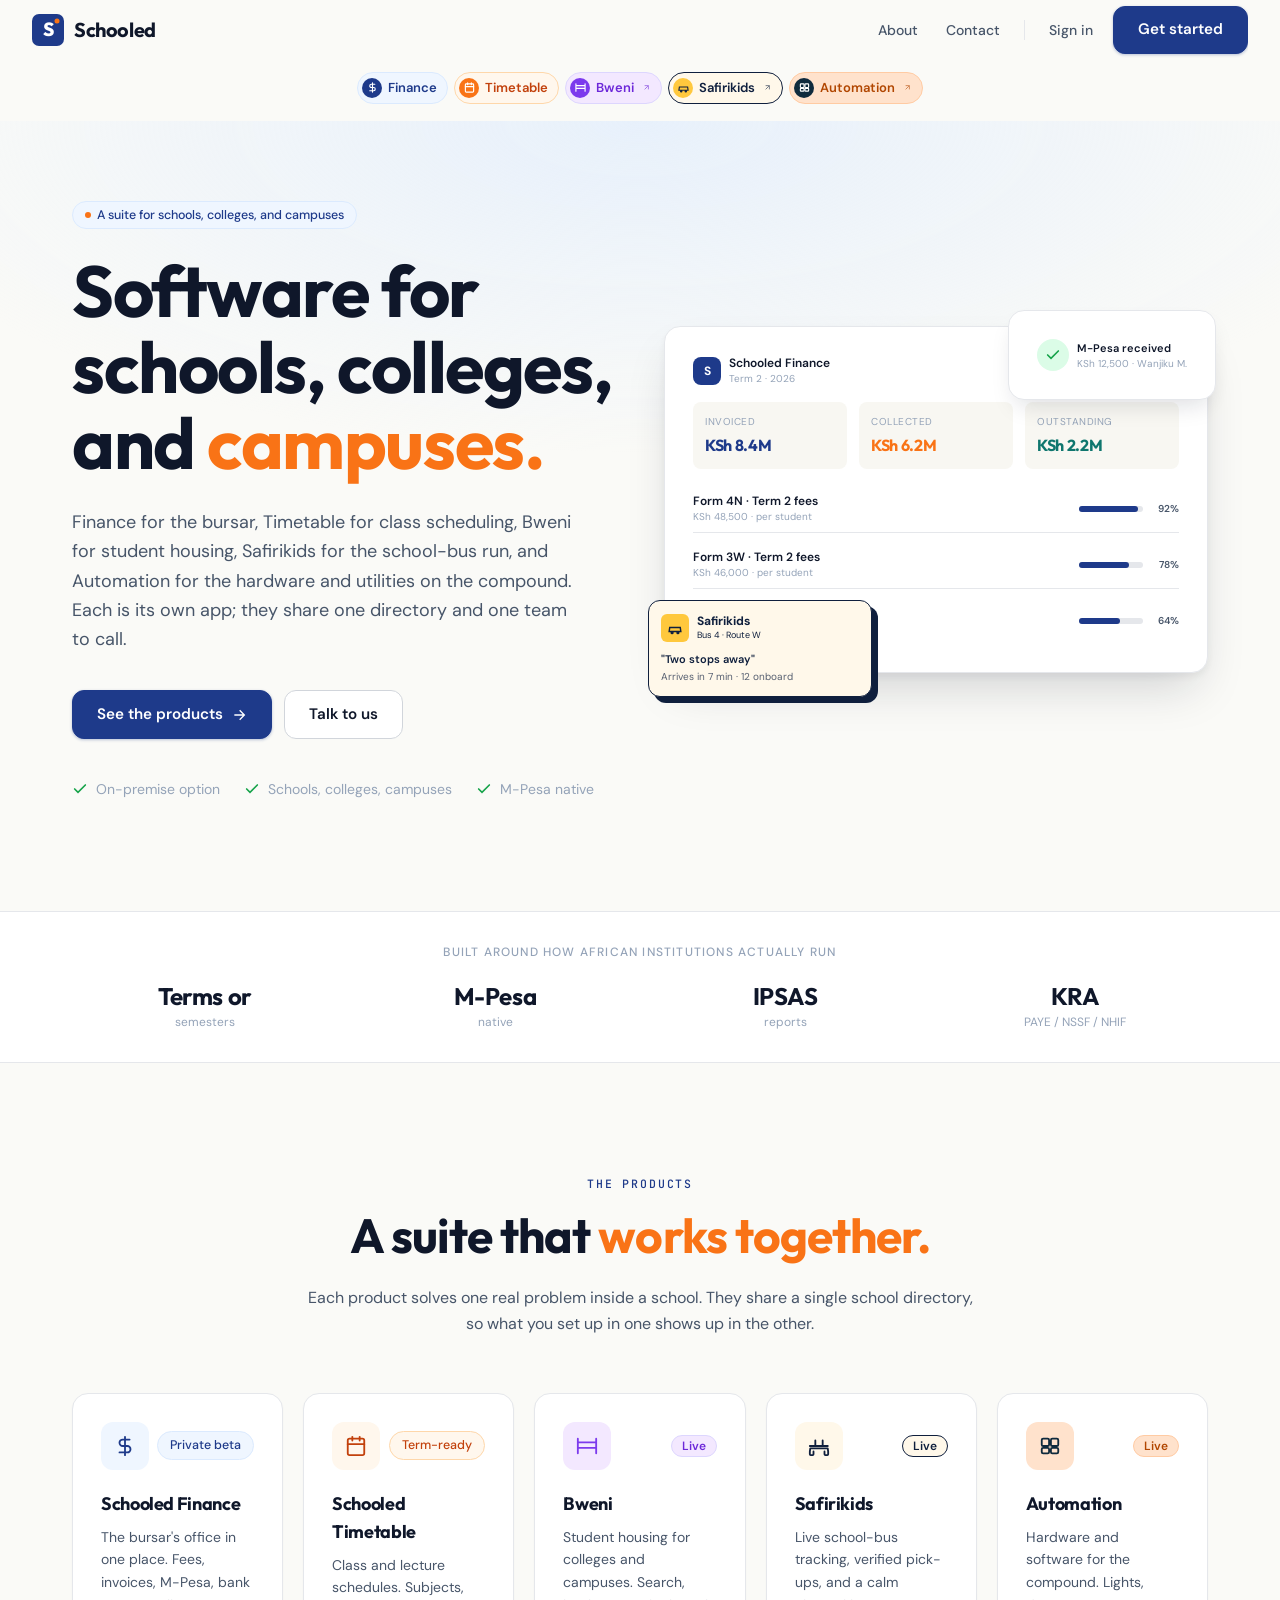
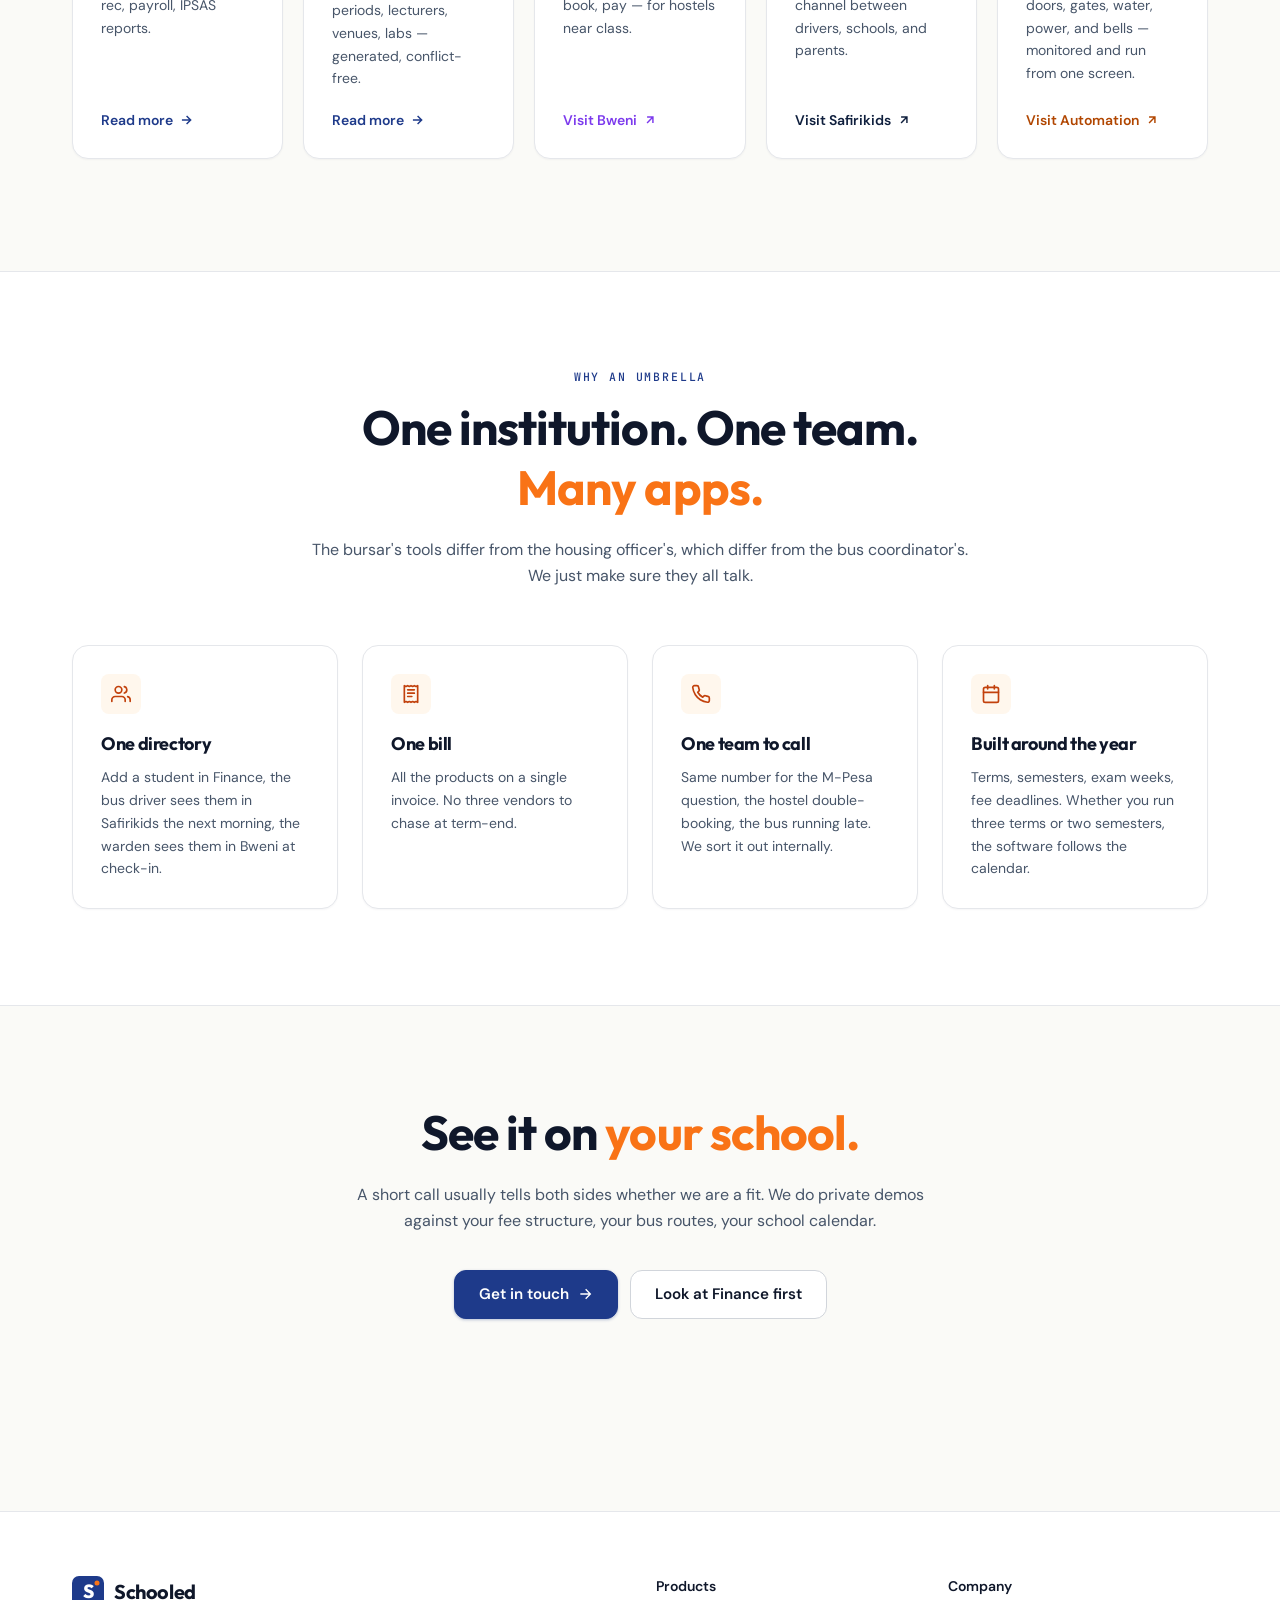
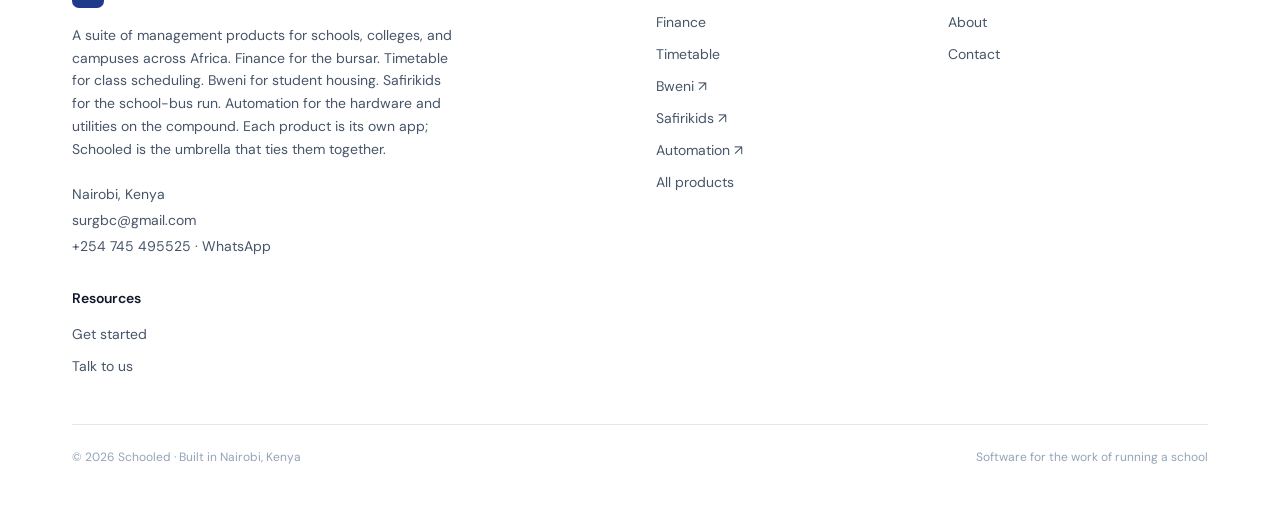
<file: index.html>
<!DOCTYPE html><!--woZmfm_XFeIQzgiW1Pzbi--><html lang="en"><head><meta charSet="utf-8"/><meta name="viewport" content="width=device-width, initial-scale=1"/><link rel="stylesheet" href="/_next/static/chunks/661ea3d9c3ac8128.css" data-precedence="next"/><link rel="preload" as="script" fetchPriority="low" href="/_next/static/chunks/5bce68295c7f1f97.js"/><script src="/_next/static/chunks/391b5727e5bc11ec.js" async=""></script><script src="/_next/static/chunks/1c64b19886203277.js" async=""></script><script src="/_next/static/chunks/c44ba29902c6819e.js" async=""></script><script src="/_next/static/chunks/turbopack-5e5e5629a9695c20.js" async=""></script><script src="/_next/static/chunks/4e9345d67ce99cf3.js" async=""></script><script src="/_next/static/chunks/6c33792a57a66467.js" async=""></script><script src="/_next/static/chunks/beefb697acdd731a.js" async=""></script><link rel="preload" href="https://fonts.googleapis.com/css2?family=Outfit:wght@400;500;600;700;800&amp;family=DM+Sans:wght@400;500;600;700&amp;family=JetBrains+Mono:wght@400;500&amp;display=swap" as="style"/><link rel="preconnect" href="https://fonts.googleapis.com"/><link rel="preconnect" href="https://fonts.gstatic.com" crossorigin=""/><meta name="theme-color" content="#1E3A8A"/><title>Schooled — Software for schools, colleges, and campuses.</title><meta name="description" content="A suite of management products for schools, colleges, and campuses across Africa. Finance for the bursar. Timetable for class scheduling. Bweni for student housing. Safirikids for the school-bus run. Automation for the hardware and utilities on the compound. Each product is its own app; Schooled is the umbrella that ties them together."/><meta name="author" content="Schooled"/><link rel="manifest" href="/manifest.json"/><meta name="keywords" content="school management software,school finance Kenya,school bus tracking,Safirikids,African school software,bursar software,ICAAP school finance"/><meta name="creator" content="Schooled"/><meta name="publisher" content="Schooled"/><meta name="robots" content="index, follow"/><meta property="og:title" content="Schooled — Software for schools, colleges, and campuses."/><meta property="og:description" content="A suite of management products for schools, colleges, and campuses across Africa. Finance for the bursar. Timetable for class scheduling. Bweni for student housing. Safirikids for the school-bus run. Automation for the hardware and utilities on the compound. Each product is its own app; Schooled is the umbrella that ties them together."/><meta property="og:url" content="https://schooled.cseco.co.ke"/><meta property="og:site_name" content="Schooled"/><meta property="og:locale" content="en_US"/><meta property="og:image" content="https://schooled.cseco.co.ke/og-image.png"/><meta property="og:image:width" content="1200"/><meta property="og:image:height" content="630"/><meta property="og:image:alt" content="Software for schools, colleges, and campuses."/><meta property="og:image:type" content="image/png"/><meta property="og:type" content="website"/><meta name="twitter:card" content="summary_large_image"/><meta name="twitter:title" content="Schooled — Software for schools, colleges, and campuses."/><meta name="twitter:description" content="A suite of management products for schools, colleges, and campuses across Africa. Finance for the bursar. Timetable for class scheduling. Bweni for student housing. Safirikids for the school-bus run. Automation for the hardware and utilities on the compound. Each product is its own app; Schooled is the umbrella that ties them together."/><meta name="twitter:image" content="https://schooled.cseco.co.ke/og-image.png"/><link rel="icon" href="/favicon.svg" type="image/svg+xml"/><link rel="icon" href="/favicon.png" type="image/png" sizes="32x32"/><link rel="apple-touch-icon" href="/apple-touch-icon.png"/><link rel="stylesheet" href="https://fonts.googleapis.com/css2?family=Outfit:wght@400;500;600;700;800&amp;family=DM+Sans:wght@400;500;600;700&amp;family=JetBrains+Mono:wght@400;500&amp;display=swap"/><script src="/_next/static/chunks/a6dad97d9634a72d.js" noModule=""></script></head><body class="antialiased bg-[var(--color-canvas)] text-[var(--color-ink)] min-h-screen flex flex-col"><div hidden=""><!--$--><!--/$--></div><header class="sticky top-0 z-40 transition-[background-color,backdrop-filter,box-shadow,border-color] duration-300 ease-out" style="background:transparent;backdrop-filter:none;-webkit-backdrop-filter:none;box-shadow:none;border-bottom:1px solid transparent"><div class="max-w-[1280px] mx-auto px-6 lg:px-8"><div class="flex items-center justify-between gap-4 lg:overflow-hidden transition-[height,opacity] duration-300 ease-out h-[60px] lg:opacity-100"><a class="flex items-center gap-2.5 shrink-0" href="/"><svg width="32" height="32" viewBox="0 0 64 64" xmlns="http://www.w3.org/2000/svg" aria-hidden="true"><rect width="64" height="64" rx="14" fill="var(--color-sky)"></rect><text x="32" y="44" text-anchor="middle" font-family="var(--font-display), system-ui, sans-serif" font-size="38" font-weight="800" letter-spacing="-1" fill="var(--color-paper)">S</text><circle cx="50" cy="14" r="5" fill="var(--color-ember)"></circle></svg><span class="font-display text-xl font-bold text-[var(--color-ink)] tracking-tight">Schooled</span></a><div class="hidden lg:flex items-center gap-1 shrink-0"><a class="px-3 py-2 text-sm font-medium rounded-lg transition-colors text-[var(--color-ink-soft)] hover:text-[var(--color-ink)]" href="/about">About</a><a class="px-3 py-2 text-sm font-medium rounded-lg transition-colors text-[var(--color-ink-soft)] hover:text-[var(--color-ink)]" href="/contact">Contact</a><div class="w-px h-5 bg-[var(--color-edge)] mx-2"></div><a href="https://app.schooled.cseco.co.ke" class="px-3 py-2 text-sm font-medium text-[var(--color-ink-soft)] hover:text-[var(--color-ink)]">Sign in</a><a class="btn-primary text-sm py-2 px-4 ml-1" href="/contact">Get started</a></div><button class="lg:hidden inline-flex items-center justify-center w-10 h-10 rounded-lg border border-[var(--color-edge-strong)]" aria-label="Toggle menu"><svg width="18" height="18" viewBox="0 0 24 24" fill="none" stroke="currentColor" stroke-width="2"><line x1="4" y1="7" x2="20" y2="7"></line><line x1="4" y1="17" x2="20" y2="17"></line></svg></button></div><nav class="hidden lg:flex items-center gap-3 justify-between transition-[padding] duration-300 ease-out" style="padding-top:0.25rem;padding-bottom:0.5rem"><a aria-label="Schooled — home" class="flex items-center gap-2 shrink-0 overflow-hidden transition-all duration-300 ease-out" style="opacity:0;max-width:0px;margin-right:0px;pointer-events:none" href="/"><svg width="22" height="22" viewBox="0 0 64 64" xmlns="http://www.w3.org/2000/svg" aria-hidden="true"><rect width="64" height="64" rx="14" fill="var(--color-sky)"></rect><text x="32" y="44" text-anchor="middle" font-family="var(--font-display), system-ui, sans-serif" font-size="38" font-weight="800" letter-spacing="-1" fill="var(--color-paper)">S</text><circle cx="50" cy="14" r="5" fill="var(--color-ember)"></circle></svg><span class="font-display text-sm font-bold text-[var(--color-ink)] tracking-tight whitespace-nowrap">Schooled</span></a><div class="flex items-center gap-1.5 flex-1 justify-center"><a class="inline-flex items-center gap-1.5 pl-1 pr-2.5 h-8 rounded-full border text-[13px] font-semibold transition-all" style="background:var(--color-sky-tint);color:var(--color-sky);border-color:var(--color-sky-soft)" href="/finance"><span class="flex items-center justify-center w-5 h-5 rounded-full shrink-0" style="background:var(--color-sky);color:white"><svg width="11" height="11" viewBox="0 0 24 24" fill="none" stroke="currentColor" stroke-width="2.5" stroke-linecap="round"><path d="M12 2v20M17 5H9.5a3.5 3.5 0 0 0 0 7h5a3.5 3.5 0 0 1 0 7H6"></path></svg></span>Finance</a><a class="inline-flex items-center gap-1.5 pl-1 pr-2.5 h-8 rounded-full border text-[13px] font-semibold transition-all" style="background:var(--color-ember-tint);color:var(--color-ember-deep);border-color:var(--color-ember-soft)" href="/timetable"><span class="flex items-center justify-center w-5 h-5 rounded-full shrink-0" style="background:var(--color-ember);color:white"><svg width="11" height="11" viewBox="0 0 24 24" fill="none" stroke="currentColor" stroke-width="2.5" stroke-linecap="round" stroke-linejoin="round"><rect x="3" y="4" width="18" height="18" rx="2"></rect><line x1="16" y1="2" x2="16" y2="6"></line><line x1="8" y1="2" x2="8" y2="6"></line><line x1="3" y1="10" x2="21" y2="10"></line></svg></span>Timetable</a><a href="https://bweni.cseco.co.ke/" target="_blank" rel="noopener noreferrer" class="inline-flex items-center gap-1.5 pl-1 pr-2.5 h-8 rounded-full border text-[13px] font-semibold transition-all" style="background:#F3E8FF;color:#6D28D9;border-color:#DDD6FE"><span class="flex items-center justify-center w-5 h-5 rounded-full shrink-0" style="background:#7C3AED;color:white"><svg width="11" height="11" viewBox="0 0 24 24" fill="none" stroke="currentColor" stroke-width="2.5" stroke-linecap="round" stroke-linejoin="round"><path d="M2 4v16M22 4v16M2 8h20M2 14h20"></path></svg></span>Bweni<svg width="9" height="9" viewBox="0 0 24 24" fill="none" stroke="currentColor" stroke-width="2.5" class="opacity-60 ml-0.5"><path d="M7 17 17 7M7 7h10v10"></path></svg></a><a href="https://safirikids.cseco.co.ke" target="_blank" rel="noopener noreferrer" class="inline-flex items-center gap-1.5 pl-1 pr-2.5 h-8 rounded-full border text-[13px] font-semibold transition-all" style="background:#FFF8EA;color:#0F1F3D;border-color:#0F1F3D"><span class="flex items-center justify-center w-5 h-5 rounded-full shrink-0" style="background:#FFC83D;color:#0F1F3D"><svg width="11" height="11" viewBox="0 0 24 24" fill="none" stroke="currentColor" stroke-width="2.5" stroke-linecap="round"><path d="M2 18h20l-1-7H3z"></path><circle cx="7" cy="20" r="1.5"></circle><circle cx="17" cy="20" r="1.5"></circle></svg></span>Safirikids<svg width="9" height="9" viewBox="0 0 24 24" fill="none" stroke="currentColor" stroke-width="2.5" class="opacity-60 ml-0.5"><path d="M7 17 17 7M7 7h10v10"></path></svg></a><a href="https://schooled-automation.cseco.co.ke" target="_blank" rel="noopener noreferrer" class="inline-flex items-center gap-1.5 pl-1 pr-2.5 h-8 rounded-full border text-[13px] font-semibold transition-all" style="background:#FFE2CC;color:#B14600;border-color:#FFCBA3"><span class="flex items-center justify-center w-5 h-5 rounded-full shrink-0" style="background:#0F2A3D;color:white"><svg width="11" height="11" viewBox="0 0 24 24" fill="none" stroke="currentColor" stroke-width="2.5" stroke-linecap="round" stroke-linejoin="round"><rect x="3" y="4" width="8" height="8" rx="1.5"></rect><rect x="13" y="4" width="8" height="8" rx="1.5"></rect><rect x="3" y="14" width="8" height="6" rx="1.5"></rect><rect x="13" y="14" width="8" height="6" rx="1.5"></rect></svg></span>Automation<svg width="9" height="9" viewBox="0 0 24 24" fill="none" stroke="currentColor" stroke-width="2.5" class="opacity-60 ml-0.5"><path d="M7 17 17 7M7 7h10v10"></path></svg></a></div><div class="flex items-center gap-2 shrink-0 overflow-hidden transition-all duration-300 ease-out" style="opacity:0;max-width:0px;margin-left:0px;pointer-events:none"><a href="https://app.schooled.cseco.co.ke" class="text-sm font-medium text-[var(--color-ink-soft)] hover:text-[var(--color-ink)] whitespace-nowrap">Sign in</a><a class="btn-primary text-sm py-1.5 px-3.5 whitespace-nowrap" href="/contact">Get started</a></div></nav></div></header><main class="relative flex-1"><section class="bg-gradient-sky pt-12 lg:pt-20 pb-20 lg:pb-28"><div class="max-w-[1200px] mx-auto px-6 lg:px-8 grid lg:grid-cols-12 gap-10 lg:gap-12 items-center"><div class="lg:col-span-6 animate-rise"><div class="badge mb-6"><span class="w-1.5 h-1.5 bg-[var(--color-ember)] rounded-full"></span>A suite for schools, colleges, and campuses</div><h1 class="font-display text-5xl md:text-6xl lg:text-7xl text-[var(--color-ink)] leading-[1.05] tracking-[-0.025em]">Software for schools, colleges, and <span class="text-[var(--color-ember)]">campuses.</span></h1><p class="text-lg text-[var(--color-ink-soft)] mt-7 leading-relaxed max-w-lg">Finance for the bursar, Timetable for class scheduling, Bweni for student housing, Safirikids for the school-bus run, and Automation for the hardware and utilities on the compound. Each is its own app; they share one directory and one team to call.</p><div class="mt-9 flex flex-wrap gap-3"><a class="btn-primary" href="/products">See the products<svg width="16" height="16" viewBox="0 0 24 24" fill="none" stroke="currentColor" stroke-width="2"><path d="M5 12h14M13 5l7 7-7 7"></path></svg></a><a class="btn-ghost" href="/contact">Talk to us</a></div><div class="mt-10 flex flex-wrap items-center gap-x-6 gap-y-2 text-sm text-[var(--color-ink-mute)]"><span class="inline-flex items-center gap-2"><svg width="16" height="16" viewBox="0 0 24 24" fill="none" stroke="#16a34a" stroke-width="2.5" stroke-linecap="round"><polyline points="20 6 9 17 4 12"></polyline></svg>On-premise option</span><span class="inline-flex items-center gap-2"><svg width="16" height="16" viewBox="0 0 24 24" fill="none" stroke="#16a34a" stroke-width="2.5" stroke-linecap="round"><polyline points="20 6 9 17 4 12"></polyline></svg>Schools, colleges, campuses</span><span class="inline-flex items-center gap-2"><svg width="16" height="16" viewBox="0 0 24 24" fill="none" stroke="#16a34a" stroke-width="2.5" stroke-linecap="round"><polyline points="20 6 9 17 4 12"></polyline></svg>M-Pesa native</span></div></div><div class="lg:col-span-6 relative animate-rise delay-200"><div class="relative"><div class="saas-card p-5" style="box-shadow:0 24px 48px -12px rgba(15,23,42,0.18), 0 4px 8px rgba(15,23,42,0.06)"><div class="flex items-center justify-between mb-4"><div class="flex items-center gap-2"><div class="w-7 h-7 rounded-lg bg-[var(--color-sky)] flex items-center justify-center"><span class="text-white text-xs font-bold">S</span></div><div><p class="text-xs font-semibold text-[var(--color-ink)]">Schooled Finance</p><p class="text-[10px] text-[var(--color-ink-mute)]">Term 2 · 2026</p></div></div><span class="badge text-xs">Term in progress</span></div><div class="grid grid-cols-3 gap-3 mb-4"><div class="bg-[var(--color-paper-warm)] rounded-lg p-3"><p class="text-[10px] text-[var(--color-ink-mute)] uppercase tracking-wider">Invoiced</p><p class="font-display font-bold text-base mt-1" style="color:var(--color-sky)">KSh 8.4M</p></div><div class="bg-[var(--color-paper-warm)] rounded-lg p-3"><p class="text-[10px] text-[var(--color-ink-mute)] uppercase tracking-wider">Collected</p><p class="font-display font-bold text-base mt-1" style="color:var(--color-ember)">KSh 6.2M</p></div><div class="bg-[var(--color-paper-warm)] rounded-lg p-3"><p class="text-[10px] text-[var(--color-ink-mute)] uppercase tracking-wider">Outstanding</p><p class="font-display font-bold text-base mt-1" style="color:#0F766E">KSh 2.2M</p></div></div><div class="space-y-2"><div class="flex items-center justify-between gap-3 py-2 border-b border-[var(--color-edge)] last:border-0"><div class="min-w-0"><p class="text-xs font-semibold text-[var(--color-ink)] truncate">Form 4N · Term 2 fees</p><p class="text-[10px] text-[var(--color-ink-mute)]">KSh 48,500<!-- --> · per student</p></div><div class="flex items-center gap-2 shrink-0"><div class="w-16 h-1.5 rounded-full bg-[var(--color-edge)]"><div class="h-1.5 rounded-full" style="width:92%;background:var(--color-sky)"></div></div><span class="text-[10px] font-semibold text-[var(--color-ink-soft)] w-7 text-right">92<!-- -->%</span></div></div><div class="flex items-center justify-between gap-3 py-2 border-b border-[var(--color-edge)] last:border-0"><div class="min-w-0"><p class="text-xs font-semibold text-[var(--color-ink)] truncate">Form 3W · Term 2 fees</p><p class="text-[10px] text-[var(--color-ink-mute)]">KSh 46,000<!-- --> · per student</p></div><div class="flex items-center gap-2 shrink-0"><div class="w-16 h-1.5 rounded-full bg-[var(--color-edge)]"><div class="h-1.5 rounded-full" style="width:78%;background:var(--color-sky)"></div></div><span class="text-[10px] font-semibold text-[var(--color-ink-soft)] w-7 text-right">78<!-- -->%</span></div></div><div class="flex items-center justify-between gap-3 py-2 border-b border-[var(--color-edge)] last:border-0"><div class="min-w-0"><p class="text-xs font-semibold text-[var(--color-ink)] truncate">Form 2E · Term 2 fees</p><p class="text-[10px] text-[var(--color-ink-mute)]">KSh 44,000<!-- --> · per student</p></div><div class="flex items-center gap-2 shrink-0"><div class="w-16 h-1.5 rounded-full bg-[var(--color-edge)]"><div class="h-1.5 rounded-full" style="width:64%;background:var(--color-sky)"></div></div><span class="text-[10px] font-semibold text-[var(--color-ink-soft)] w-7 text-right">64<!-- -->%</span></div></div></div></div><div class="absolute -bottom-6 -left-4 w-56 rounded-xl p-3 hidden md:block" style="background:#FFF8EA;border:1px solid #0F1F3D;box-shadow:6px 6px 0 #0F1F3D"><div class="flex items-center gap-2 mb-2"><div class="w-7 h-7 rounded-md flex items-center justify-center" style="background:#FFC83D"><svg width="14" height="14" viewBox="0 0 24 24" fill="none" stroke="#0F1F3D" stroke-width="2.5"><path d="M2 18h20l-1-7H3z"></path><circle cx="7" cy="20" r="1.5"></circle><circle cx="17" cy="20" r="1.5"></circle></svg></div><div><p class="text-xs font-bold" style="color:#0F1F3D">Safirikids</p><p class="text-[9px]" style="color:#0F1F3D">Bus 4 · Route W</p></div></div><p class="text-[11px] font-semibold" style="color:#0F1F3D">&quot;Two stops away&quot;</p><p class="text-[10px] mt-0.5" style="color:#0F1F3D;opacity:0.7">Arrives in 7 min · 12 onboard</p></div><div class="absolute -top-4 -right-2 hidden md:flex items-center gap-2 saas-card p-3 max-w-[220px]" style="box-shadow:0 12px 24px -8px rgba(15,23,42,0.15)"><div class="w-8 h-8 rounded-full bg-green-100 flex items-center justify-center shrink-0"><svg width="16" height="16" viewBox="0 0 24 24" fill="none" stroke="#16a34a" stroke-width="2.5" stroke-linecap="round"><polyline points="20 6 9 17 4 12"></polyline></svg></div><div class="min-w-0"><p class="text-[11px] font-semibold text-[var(--color-ink)]">M-Pesa received</p><p class="text-[10px] text-[var(--color-ink-mute)]">KSh 12,500 · Wanjiku M.</p></div></div></div></div></div></section><section class="border-y border-[var(--color-edge)] bg-[var(--color-paper)] py-8"><div class="max-w-[1200px] mx-auto px-6 lg:px-8"><p class="text-center text-xs font-medium tracking-widest text-[var(--color-ink-mute)] uppercase mb-5">Built around how African institutions actually run</p><div class="grid grid-cols-2 md:grid-cols-4 gap-6 items-center"><div class="text-center"><p class="font-display font-bold text-2xl text-[var(--color-ink)]">Terms or</p><p class="text-xs text-[var(--color-ink-mute)] mt-0.5">semesters</p></div><div class="text-center"><p class="font-display font-bold text-2xl text-[var(--color-ink)]">M-Pesa</p><p class="text-xs text-[var(--color-ink-mute)] mt-0.5">native</p></div><div class="text-center"><p class="font-display font-bold text-2xl text-[var(--color-ink)]">IPSAS</p><p class="text-xs text-[var(--color-ink-mute)] mt-0.5">reports</p></div><div class="text-center"><p class="font-display font-bold text-2xl text-[var(--color-ink)]">KRA</p><p class="text-xs text-[var(--color-ink-mute)] mt-0.5">PAYE / NSSF / NHIF</p></div></div></div></section><section class="py-20 lg:py-28"><div class="max-w-[1200px] mx-auto px-6 lg:px-8"><div class="text-center mb-14 max-w-2xl mx-auto"><p class="eyebrow mb-3">The products</p><h2 class="font-display text-3xl md:text-5xl text-[var(--color-ink)] leading-tight tracking-tight">A suite that <span class="text-[var(--color-ember)]">works together.</span></h2><p class="text-[var(--color-ink-soft)] mt-5 leading-relaxed">Each product solves one real problem inside a school. They share a single school directory, so what you set up in one shows up in the other.</p></div><div class="grid sm:grid-cols-2 lg:grid-cols-5 gap-5"><a class="saas-card flex flex-col" href="/finance"><div class="flex items-center justify-between mb-5"><div class="w-12 h-12 rounded-xl bg-[var(--color-sky-tint)] flex items-center justify-center"><svg width="22" height="22" viewBox="0 0 24 24" fill="none" stroke="#1E3A8A" stroke-width="2" stroke-linecap="round" stroke-linejoin="round"><path d="M12 2v20M17 5H9.5a3.5 3.5 0 0 0 0 7h5a3.5 3.5 0 0 1 0 7H6"></path></svg></div><span class="badge">Private beta</span></div><h3 class="font-display text-lg font-bold text-[var(--color-ink)] mb-2">Schooled Finance</h3><p class="text-sm text-[var(--color-ink-soft)] leading-relaxed flex-1">The bursar&#x27;s office in one place. Fees, invoices, M-Pesa, bank rec, payroll, IPSAS reports.</p><span class="inline-flex items-center gap-1.5 mt-5 text-sm font-semibold text-[var(--color-sky)]">Read more<svg width="14" height="14" viewBox="0 0 24 24" fill="none" stroke="currentColor" stroke-width="2.5"><path d="M5 12h14M13 5l7 7-7 7"></path></svg></span></a><a class="saas-card flex flex-col" href="/timetable"><div class="flex items-center justify-between mb-5"><div class="w-12 h-12 rounded-xl bg-[var(--color-ember-tint)] flex items-center justify-center"><svg width="22" height="22" viewBox="0 0 24 24" fill="none" stroke="#C2410C" stroke-width="2" stroke-linecap="round" stroke-linejoin="round"><rect x="3" y="4" width="18" height="18" rx="2"></rect><line x1="16" y1="2" x2="16" y2="6"></line><line x1="8" y1="2" x2="8" y2="6"></line><line x1="3" y1="10" x2="21" y2="10"></line></svg></div><span class="badge badge-ember">Term-ready</span></div><h3 class="font-display text-lg font-bold text-[var(--color-ink)] mb-2">Schooled Timetable</h3><p class="text-sm text-[var(--color-ink-soft)] leading-relaxed flex-1">Class and lecture schedules. Subjects, periods, lecturers, venues, labs — generated, conflict-free.</p><span class="inline-flex items-center gap-1.5 mt-5 text-sm font-semibold text-[var(--color-sky)]">Read more<svg width="14" height="14" viewBox="0 0 24 24" fill="none" stroke="currentColor" stroke-width="2.5"><path d="M5 12h14M13 5l7 7-7 7"></path></svg></span></a><a href="https://bweni.cseco.co.ke/" target="_blank" rel="noopener noreferrer" class="saas-card flex flex-col"><div class="flex items-center justify-between mb-5"><div class="w-12 h-12 rounded-xl flex items-center justify-center" style="background:#F3E8FF"><svg width="22" height="22" viewBox="0 0 24 24" fill="none" stroke="#7C3AED" stroke-width="2" stroke-linecap="round" stroke-linejoin="round"><path d="M2 4v16M22 4v16M2 8h20M2 14h20"></path></svg></div><span class="px-2.5 py-0.5 rounded-full text-xs font-semibold" style="background:#F3E8FF;color:#6D28D9;border:1px solid #DDD6FE">Live</span></div><h3 class="font-display text-lg font-bold text-[var(--color-ink)] mb-2">Bweni</h3><p class="text-sm text-[var(--color-ink-soft)] leading-relaxed flex-1">Student housing for colleges and campuses. Search, book, pay — for hostels near class.</p><span class="inline-flex items-center gap-1.5 mt-5 text-sm font-semibold" style="color:#7C3AED">Visit Bweni<svg width="14" height="14" viewBox="0 0 24 24" fill="none" stroke="currentColor" stroke-width="2.5"><path d="M7 17 17 7M7 7h10v10"></path></svg></span></a><a href="https://safirikids.cseco.co.ke" target="_blank" rel="noopener noreferrer" class="saas-card flex flex-col"><div class="flex items-center justify-between mb-5"><div class="w-12 h-12 rounded-xl flex items-center justify-center" style="background:#FFF8EA"><svg width="22" height="22" viewBox="0 0 24 24" fill="none" stroke="#0F1F3D" stroke-width="2" stroke-linecap="round" stroke-linejoin="round"><path d="M8 6v6M16 6v6M2 12h19.6M18 18h.01M2 18l.5-3.5h19l.5 3.5M2 18v3a1 1 0 0 0 1 1h2a1 1 0 0 0 1-1v-3M22 18v3a1 1 0 0 1-1 1h-2a1 1 0 0 1-1-1v-3"></path></svg></div><span class="px-2.5 py-0.5 rounded-full text-xs font-semibold" style="background:#FFF8EA;color:#0F1F3D;border:1px solid #0F1F3D">Live</span></div><h3 class="font-display text-lg font-bold text-[var(--color-ink)] mb-2">Safirikids</h3><p class="text-sm text-[var(--color-ink-soft)] leading-relaxed flex-1">Live school-bus tracking, verified pick-ups, and a calm channel between drivers, schools, and parents.</p><span class="inline-flex items-center gap-1.5 mt-5 text-sm font-semibold" style="color:#0F1F3D">Visit Safirikids<svg width="14" height="14" viewBox="0 0 24 24" fill="none" stroke="currentColor" stroke-width="2.5"><path d="M7 17 17 7M7 7h10v10"></path></svg></span></a><a href="https://schooled-automation.cseco.co.ke" target="_blank" rel="noopener noreferrer" class="saas-card flex flex-col"><div class="flex items-center justify-between mb-5"><div class="w-12 h-12 rounded-xl flex items-center justify-center" style="background:#FFE2CC"><svg width="22" height="22" viewBox="0 0 24 24" fill="none" stroke="#0F2A3D" stroke-width="2" stroke-linecap="round" stroke-linejoin="round"><rect x="3" y="4" width="8" height="8" rx="1.5"></rect><rect x="13" y="4" width="8" height="8" rx="1.5"></rect><rect x="3" y="14" width="8" height="6" rx="1.5"></rect><rect x="13" y="14" width="8" height="6" rx="1.5"></rect></svg></div><span class="px-2.5 py-0.5 rounded-full text-xs font-semibold" style="background:#FFE2CC;color:#B14600;border:1px solid #FFCBA3">Live</span></div><h3 class="font-display text-lg font-bold text-[var(--color-ink)] mb-2">Automation</h3><p class="text-sm text-[var(--color-ink-soft)] leading-relaxed flex-1">Hardware and software for the compound. Lights, doors, gates, water, power, and bells — monitored and run from one screen.</p><span class="inline-flex items-center gap-1.5 mt-5 text-sm font-semibold" style="color:#B14600">Visit Automation<svg width="14" height="14" viewBox="0 0 24 24" fill="none" stroke="currentColor" stroke-width="2.5"><path d="M7 17 17 7M7 7h10v10"></path></svg></span></a></div></div></section><section class="py-20 lg:py-24 bg-[var(--color-paper)] border-y border-[var(--color-edge)]"><div class="max-w-[1200px] mx-auto px-6 lg:px-8"><div class="text-center mb-14 max-w-2xl mx-auto"><p class="eyebrow mb-3">Why an umbrella</p><h2 class="font-display text-3xl md:text-5xl text-[var(--color-ink)] leading-tight tracking-tight">One institution. One team. <span class="text-[var(--color-ember)]">Many apps.</span></h2><p class="text-[var(--color-ink-soft)] mt-5 leading-relaxed">The bursar&#x27;s tools differ from the housing officer&#x27;s, which differ from the bus coordinator&#x27;s. We just make sure they all talk.</p></div><div class="grid md:grid-cols-2 lg:grid-cols-4 gap-6"><div class="saas-card"><div class="w-10 h-10 rounded-lg bg-[var(--color-ember-tint)] flex items-center justify-center mb-4"><svg width="20" height="20" viewBox="0 0 24 24" fill="none" stroke="var(--color-ember-deep)" stroke-width="2" stroke-linecap="round" stroke-linejoin="round"><path d="M17 21v-2a4 4 0 0 0-4-4H5a4 4 0 0 0-4 4v2"></path><circle cx="9" cy="7" r="4"></circle><path d="M23 21v-2a4 4 0 0 0-3-3.87M16 3.13a4 4 0 0 1 0 7.75"></path></svg></div><h3 class="font-display text-lg font-bold text-[var(--color-ink)] mb-2">One directory</h3><p class="text-sm text-[var(--color-ink-soft)] leading-relaxed">Add a student in Finance, the bus driver sees them in Safirikids the next morning, the warden sees them in Bweni at check-in.</p></div><div class="saas-card"><div class="w-10 h-10 rounded-lg bg-[var(--color-ember-tint)] flex items-center justify-center mb-4"><svg width="20" height="20" viewBox="0 0 24 24" fill="none" stroke="var(--color-ember-deep)" stroke-width="2" stroke-linecap="round" stroke-linejoin="round"><path d="M4 2v20l2-1 2 1 2-1 2 1 2-1 2 1 2-1 2 1V2l-2 1-2-1-2 1-2-1-2 1-2-1-2 1Z"></path><path d="M8 7h8M8 11h8M8 15h5"></path></svg></div><h3 class="font-display text-lg font-bold text-[var(--color-ink)] mb-2">One bill</h3><p class="text-sm text-[var(--color-ink-soft)] leading-relaxed">All the products on a single invoice. No three vendors to chase at term-end.</p></div><div class="saas-card"><div class="w-10 h-10 rounded-lg bg-[var(--color-ember-tint)] flex items-center justify-center mb-4"><svg width="20" height="20" viewBox="0 0 24 24" fill="none" stroke="var(--color-ember-deep)" stroke-width="2" stroke-linecap="round" stroke-linejoin="round"><path d="M22 16.92v3a2 2 0 0 1-2.18 2 19.79 19.79 0 0 1-8.63-3.07 19.5 19.5 0 0 1-6-6 19.79 19.79 0 0 1-3.07-8.67A2 2 0 0 1 4.11 2h3a2 2 0 0 1 2 1.72 12.84 12.84 0 0 0 .7 2.81 2 2 0 0 1-.45 2.11L8.09 9.91a16 16 0 0 0 6 6l1.27-1.27a2 2 0 0 1 2.11-.45 12.84 12.84 0 0 0 2.81.7A2 2 0 0 1 22 16.92z"></path></svg></div><h3 class="font-display text-lg font-bold text-[var(--color-ink)] mb-2">One team to call</h3><p class="text-sm text-[var(--color-ink-soft)] leading-relaxed">Same number for the M-Pesa question, the hostel double-booking, the bus running late. We sort it out internally.</p></div><div class="saas-card"><div class="w-10 h-10 rounded-lg bg-[var(--color-ember-tint)] flex items-center justify-center mb-4"><svg width="20" height="20" viewBox="0 0 24 24" fill="none" stroke="var(--color-ember-deep)" stroke-width="2" stroke-linecap="round" stroke-linejoin="round"><rect x="3" y="4" width="18" height="18" rx="2" ry="2"></rect><line x1="16" y1="2" x2="16" y2="6"></line><line x1="8" y1="2" x2="8" y2="6"></line><line x1="3" y1="10" x2="21" y2="10"></line></svg></div><h3 class="font-display text-lg font-bold text-[var(--color-ink)] mb-2">Built around the year</h3><p class="text-sm text-[var(--color-ink-soft)] leading-relaxed">Terms, semesters, exam weeks, fee deadlines. Whether you run three terms or two semesters, the software follows the calendar.</p></div></div></div></section><section class="py-20 lg:py-24"><div class="max-w-[900px] mx-auto px-6 lg:px-8 text-center"><h2 class="font-display text-3xl md:text-5xl text-[var(--color-ink)] leading-tight tracking-tight">See it on <span class="text-[var(--color-ember)]">your school.</span></h2><p class="text-[var(--color-ink-soft)] mt-5 leading-relaxed max-w-xl mx-auto">A short call usually tells both sides whether we are a fit. We do private demos against your fee structure, your bus routes, your school calendar.</p><div class="mt-9 flex flex-wrap justify-center gap-3"><a class="btn-primary" href="/contact">Get in touch<svg width="16" height="16" viewBox="0 0 24 24" fill="none" stroke="currentColor" stroke-width="2"><path d="M5 12h14M13 5l7 7-7 7"></path></svg></a><a class="btn-ghost" href="/finance">Look at Finance first</a></div></div></section><!--$--><!--/$--></main><footer class="bg-[var(--color-paper)] border-t border-[var(--color-edge)] mt-24"><div class="max-w-[1200px] mx-auto px-6 lg:px-8 py-16"><div class="grid grid-cols-12 gap-8 mb-12"><div class="col-span-12 md:col-span-5"><div class="flex items-center gap-2.5 mb-4"><svg width="32" height="32" viewBox="0 0 64 64" xmlns="http://www.w3.org/2000/svg" aria-hidden="true"><rect width="64" height="64" rx="14" fill="var(--color-sky)"></rect><text x="32" y="44" text-anchor="middle" font-family="var(--font-display), system-ui, sans-serif" font-size="38" font-weight="800" letter-spacing="-1" fill="var(--color-paper)">S</text><circle cx="50" cy="14" r="5" fill="var(--color-ember)"></circle></svg><span class="font-display text-xl font-bold tracking-tight">Schooled</span></div><p class="text-[var(--color-ink-soft)] text-sm leading-relaxed max-w-sm">A suite of management products for schools, colleges, and campuses across Africa. Finance for the bursar. Timetable for class scheduling. Bweni for student housing. Safirikids for the school-bus run. Automation for the hardware and utilities on the compound. Each product is its own app; Schooled is the umbrella that ties them together.</p><div class="mt-6 space-y-1.5 text-sm text-[var(--color-ink-soft)]"><p>Nairobi, Kenya</p><p><a href="mailto:surgbc@gmail.com" class="hover:text-[var(--color-sky)]">surgbc@gmail.com</a></p><p><a href="tel:+254745495525" class="hover:text-[var(--color-sky)]">+254 745 495525</a> · <a href="https://wa.me/254745495525" target="_blank" rel="noopener" class="hover:text-[var(--color-sky)]">WhatsApp</a></p></div></div><div class="col-span-6 md:col-span-3 md:col-start-7"><p class="font-semibold text-[var(--color-ink)] text-sm mb-4">Products</p><ul class="space-y-3 text-sm text-[var(--color-ink-soft)]"><li><a class="hover:text-[var(--color-sky)]" href="/finance">Finance</a></li><li><a class="hover:text-[var(--color-sky)]" href="/timetable">Timetable</a></li><li><a href="https://bweni.cseco.co.ke/" target="_blank" rel="noopener" class="hover:text-[var(--color-sky)]">Bweni ↗</a></li><li><a href="https://safirikids.cseco.co.ke" target="_blank" rel="noopener" class="hover:text-[var(--color-sky)]">Safirikids ↗</a></li><li><a href="https://schooled-automation.cseco.co.ke" target="_blank" rel="noopener" class="hover:text-[var(--color-sky)]">Automation ↗</a></li><li><a class="hover:text-[var(--color-sky)]" href="/products">All products</a></li></ul></div><div class="col-span-6 md:col-span-2"><p class="font-semibold text-[var(--color-ink)] text-sm mb-4">Company</p><ul class="space-y-3 text-sm text-[var(--color-ink-soft)]"><li><a class="hover:text-[var(--color-sky)]" href="/about">About</a></li><li><a class="hover:text-[var(--color-sky)]" href="/contact">Contact</a></li></ul></div><div class="col-span-12 md:col-span-2"><p class="font-semibold text-[var(--color-ink)] text-sm mb-4">Resources</p><ul class="space-y-3 text-sm text-[var(--color-ink-soft)]"><li><a class="hover:text-[var(--color-sky)]" href="/contact">Get started</a></li><li><a class="hover:text-[var(--color-sky)]" href="/contact">Talk to us</a></li></ul></div></div><div class="border-t border-[var(--color-edge)] pt-6 flex flex-col sm:flex-row justify-between items-start sm:items-center gap-3"><p class="text-xs text-[var(--color-ink-mute)]">© <!-- -->2026<!-- --> Schooled · Built in <!-- -->Nairobi, Kenya</p><p class="text-xs text-[var(--color-ink-mute)]">Software for the work of running a school</p></div></div></footer><script src="/_next/static/chunks/5bce68295c7f1f97.js" id="_R_" async=""></script><script>(self.__next_f=self.__next_f||[]).push([0])</script><script>self.__next_f.push([1,"1:\"$Sreact.fragment\"\n2:I[2971,[\"/_next/static/chunks/4e9345d67ce99cf3.js\"],\"Header\"]\n3:I[92322,[\"/_next/static/chunks/6c33792a57a66467.js\",\"/_next/static/chunks/beefb697acdd731a.js\"],\"default\"]\n4:I[81409,[\"/_next/static/chunks/6c33792a57a66467.js\",\"/_next/static/chunks/beefb697acdd731a.js\"],\"default\"]\nb:I[60374,[\"/_next/static/chunks/6c33792a57a66467.js\",\"/_next/static/chunks/beefb697acdd731a.js\"],\"default\"]\n:HL[\"/_next/static/chunks/661ea3d9c3ac8128.css\",\"style\"]\n:HL[\"https://fonts.googleapis.com/css2?family=Outfit:wght@400;500;600;700;800\u0026family=DM+Sans:wght@400;500;600;700\u0026family=JetBrains+Mono:wght@400;500\u0026display=swap\",\"style\"]\n"])</script><script>self.__next_f.push([1,"0:{\"P\":null,\"b\":\"woZmfm_XFeIQzgiW1Pzbi\",\"c\":[\"\",\"\"],\"q\":\"\",\"i\":false,\"f\":[[[\"\",{\"children\":[\"__PAGE__\",{}]},\"$undefined\",\"$undefined\",true],[[\"$\",\"$1\",\"c\",{\"children\":[[[\"$\",\"link\",\"0\",{\"rel\":\"stylesheet\",\"href\":\"/_next/static/chunks/661ea3d9c3ac8128.css\",\"precedence\":\"next\",\"crossOrigin\":\"$undefined\",\"nonce\":\"$undefined\"}],[\"$\",\"script\",\"script-0\",{\"src\":\"/_next/static/chunks/4e9345d67ce99cf3.js\",\"async\":true,\"nonce\":\"$undefined\"}]],[\"$\",\"html\",null,{\"lang\":\"en\",\"children\":[[\"$\",\"head\",null,{\"children\":[[\"$\",\"link\",null,{\"rel\":\"preconnect\",\"href\":\"https://fonts.googleapis.com\"}],[\"$\",\"link\",null,{\"rel\":\"preconnect\",\"href\":\"https://fonts.gstatic.com\",\"crossOrigin\":\"\"}],[\"$\",\"link\",null,{\"rel\":\"stylesheet\",\"href\":\"https://fonts.googleapis.com/css2?family=Outfit:wght@400;500;600;700;800\u0026family=DM+Sans:wght@400;500;600;700\u0026family=JetBrains+Mono:wght@400;500\u0026display=swap\"}]]}],[\"$\",\"body\",null,{\"className\":\"antialiased bg-[var(--color-canvas)] text-[var(--color-ink)] min-h-screen flex flex-col\",\"children\":[[\"$\",\"$L2\",null,{}],[\"$\",\"main\",null,{\"className\":\"relative flex-1\",\"children\":[\"$\",\"$L3\",null,{\"parallelRouterKey\":\"children\",\"error\":\"$undefined\",\"errorStyles\":\"$undefined\",\"errorScripts\":\"$undefined\",\"template\":[\"$\",\"$L4\",null,{}],\"templateStyles\":\"$undefined\",\"templateScripts\":\"$undefined\",\"notFound\":[[[\"$\",\"title\",null,{\"children\":\"404: This page could not be found.\"}],[\"$\",\"div\",null,{\"style\":{\"fontFamily\":\"system-ui,\\\"Segoe UI\\\",Roboto,Helvetica,Arial,sans-serif,\\\"Apple Color Emoji\\\",\\\"Segoe UI Emoji\\\"\",\"height\":\"100vh\",\"textAlign\":\"center\",\"display\":\"flex\",\"flexDirection\":\"column\",\"alignItems\":\"center\",\"justifyContent\":\"center\"},\"children\":[\"$\",\"div\",null,{\"children\":[[\"$\",\"style\",null,{\"dangerouslySetInnerHTML\":{\"__html\":\"body{color:#000;background:#fff;margin:0}.next-error-h1{border-right:1px solid rgba(0,0,0,.3)}@media (prefers-color-scheme:dark){body{color:#fff;background:#000}.next-error-h1{border-right:1px solid rgba(255,255,255,.3)}}\"}}],[\"$\",\"h1\",null,{\"className\":\"next-error-h1\",\"style\":{\"display\":\"inline-block\",\"margin\":\"0 20px 0 0\",\"padding\":\"0 23px 0 0\",\"fontSize\":24,\"fontWeight\":500,\"verticalAlign\":\"top\",\"lineHeight\":\"49px\"},\"children\":404}],[\"$\",\"div\",null,{\"style\":{\"display\":\"inline-block\"},\"children\":[\"$\",\"h2\",null,{\"style\":{\"fontSize\":14,\"fontWeight\":400,\"lineHeight\":\"49px\",\"margin\":0},\"children\":\"This page could not be found.\"}]}]]}]}]],[]],\"forbidden\":\"$undefined\",\"unauthorized\":\"$undefined\"}]}],[\"$\",\"footer\",null,{\"className\":\"bg-[var(--color-paper)] border-t border-[var(--color-edge)] mt-24\",\"children\":[\"$\",\"div\",null,{\"className\":\"max-w-[1200px] mx-auto px-6 lg:px-8 py-16\",\"children\":[[\"$\",\"div\",null,{\"className\":\"grid grid-cols-12 gap-8 mb-12\",\"children\":[[\"$\",\"div\",null,{\"className\":\"col-span-12 md:col-span-5\",\"children\":[[\"$\",\"div\",null,{\"className\":\"flex items-center gap-2.5 mb-4\",\"children\":[[\"$\",\"svg\",null,{\"width\":32,\"height\":32,\"viewBox\":\"0 0 64 64\",\"xmlns\":\"http://www.w3.org/2000/svg\",\"aria-hidden\":true,\"children\":[[\"$\",\"rect\",null,{\"width\":\"64\",\"height\":\"64\",\"rx\":\"14\",\"fill\":\"var(--color-sky)\"}],[\"$\",\"text\",null,{\"x\":\"32\",\"y\":\"44\",\"textAnchor\":\"middle\",\"fontFamily\":\"var(--font-display), system-ui, sans-serif\",\"fontSize\":\"38\",\"fontWeight\":800,\"letterSpacing\":\"-1\",\"fill\":\"var(--color-paper)\",\"children\":\"S\"}],[\"$\",\"circle\",null,{\"cx\":\"50\",\"cy\":\"14\",\"r\":\"5\",\"fill\":\"var(--color-ember)\"}]]}],[\"$\",\"span\",null,{\"className\":\"font-display text-xl font-bold tracking-tight\",\"children\":\"Schooled\"}]]}],[\"$\",\"p\",null,{\"className\":\"text-[var(--color-ink-soft)] text-sm leading-relaxed max-w-sm\",\"children\":\"A suite of management products for schools, colleges, and campuses across Africa. Finance for the bursar. Timetable for class scheduling. Bweni for student housing. Safirikids for the school-bus run. Automation for the hardware and utilities on the compound. Each product is its own app; Schooled is the umbrella that ties them together.\"}],[\"$\",\"div\",null,{\"className\":\"mt-6 space-y-1.5 text-sm text-[var(--color-ink-soft)]\",\"children\":[[\"$\",\"p\",null,{\"children\":\"Nairobi, Kenya\"}],[\"$\",\"p\",null,{\"children\":[\"$\",\"a\",null,{\"href\":\"mailto:surgbc@gmail.com\",\"className\":\"hover:text-[var(--color-sky)]\",\"children\":\"surgbc@gmail.com\"}]}],[\"$\",\"p\",null,{\"children\":[[\"$\",\"a\",null,{\"href\":\"tel:+254745495525\",\"className\":\"hover:text-[var(--color-sky)]\",\"children\":\"+254 745 495525\"}],\" · \",[\"$\",\"a\",null,{\"href\":\"https://wa.me/254745495525\",\"target\":\"_blank\",\"rel\":\"noopener\",\"className\":\"hover:text-[var(--color-sky)]\",\"children\":\"WhatsApp\"}]]}]]}]]}],\"$L5\",\"$L6\",\"$L7\"]}],\"$L8\"]}]}]]}]]}]]}],{\"children\":[\"$L9\",{},null,false,false]},null,false,false],\"$La\",false]],\"m\":\"$undefined\",\"G\":[\"$b\",[]],\"S\":true}\n"])</script><script>self.__next_f.push([1,"c:I[74426,[\"/_next/static/chunks/4e9345d67ce99cf3.js\"],\"\"]\n16:I[19091,[\"/_next/static/chunks/6c33792a57a66467.js\",\"/_next/static/chunks/beefb697acdd731a.js\"],\"ViewportBoundary\"]\n18:I[19091,[\"/_next/static/chunks/6c33792a57a66467.js\",\"/_next/static/chunks/beefb697acdd731a.js\"],\"MetadataBoundary\"]\n19:\"$Sreact.suspense\"\n5:[\"$\",\"div\",null,{\"className\":\"col-span-6 md:col-span-3 md:col-start-7\",\"children\":[[\"$\",\"p\",null,{\"className\":\"font-semibold text-[var(--color-ink)] text-sm mb-4\",\"children\":\"Products\"}],[\"$\",\"ul\",null,{\"className\":\"space-y-3 text-sm text-[var(--color-ink-soft)]\",\"children\":[[\"$\",\"li\",null,{\"children\":[\"$\",\"$Lc\",null,{\"href\":\"/finance\",\"className\":\"hover:text-[var(--color-sky)]\",\"children\":\"Finance\"}]}],[\"$\",\"li\",null,{\"children\":[\"$\",\"$Lc\",null,{\"href\":\"/timetable\",\"className\":\"hover:text-[var(--color-sky)]\",\"children\":\"Timetable\"}]}],[\"$\",\"li\",null,{\"children\":[\"$\",\"a\",null,{\"href\":\"https://bweni.cseco.co.ke/\",\"target\":\"_blank\",\"rel\":\"noopener\",\"className\":\"hover:text-[var(--color-sky)]\",\"children\":\"Bweni ↗\"}]}],[\"$\",\"li\",null,{\"children\":[\"$\",\"a\",null,{\"href\":\"https://safirikids.cseco.co.ke\",\"target\":\"_blank\",\"rel\":\"noopener\",\"className\":\"hover:text-[var(--color-sky)]\",\"children\":\"Safirikids ↗\"}]}],[\"$\",\"li\",null,{\"children\":[\"$\",\"a\",null,{\"href\":\"https://schooled-automation.cseco.co.ke\",\"target\":\"_blank\",\"rel\":\"noopener\",\"className\":\"hover:text-[var(--color-sky)]\",\"children\":\"Automation ↗\"}]}],[\"$\",\"li\",null,{\"children\":[\"$\",\"$Lc\",null,{\"href\":\"/products\",\"className\":\"hover:text-[var(--color-sky)]\",\"children\":\"All products\"}]}]]}]]}]\n6:[\"$\",\"div\",null,{\"className\":\"col-span-6 md:col-span-2\",\"children\":[[\"$\",\"p\",null,{\"className\":\"font-semibold text-[var(--color-ink)] text-sm mb-4\",\"children\":\"Company\"}],[\"$\",\"ul\",null,{\"className\":\"space-y-3 text-sm text-[var(--color-ink-soft)]\",\"children\":[[\"$\",\"li\",null,{\"children\":[\"$\",\"$Lc\",null,{\"href\":\"/about\",\"className\":\"hover:text-[var(--color-sky)]\",\"children\":\"About\"}]}],[\"$\",\"li\",null,{\"children\":[\"$\",\"$Lc\",null,{\"href\":\"/contact\",\"className\":\"hover:text-[var(--color-sky)]\",\"children\":\"Contact\"}]}]]}]]}]\n7:[\"$\",\"div\",null,{\"className\":\"col-span-12 md:col-span-2\",\"children\":[[\"$\",\"p\",null,{\"className\":\"font-semibold text-[var(--color-ink)] text-sm mb-4\",\"children\":\"Resources\"}],[\"$\",\"ul\",null,{\"className\":\"space-y-3 text-sm text-[var(--color-ink-soft)]\",\"children\":[[\"$\",\"li\",null,{\"children\":[\"$\",\"$Lc\",null,{\"href\":\"/contact\",\"className\":\"hover:text-[var(--color-sky)]\",\"children\":\"Get started\"}]}],[\"$\",\"li\",null,{\"children\":[\"$\",\"$Lc\",null,{\"href\":\"/contact\",\"className\":\"hover:text-[var(--color-sky)]\",\"children\":\"Talk to us\"}]}]]}]]}]\n8:[\"$\",\"div\",null,{\"className\":\"border-t border-[var(--color-edge)] pt-6 flex flex-col sm:flex-row justify-between items-start sm:items-center gap-3\",\"children\":[[\"$\",\"p\",null,{\"className\":\"text-xs text-[var(--color-ink-mute)]\",\"children\":[\"© \",2026,\" Schooled · Built in \",\"Nairobi, Kenya\"]}],[\"$\",\"p\",null,{\"className\":\"text-xs text-[var(--color-ink-mute)]\",\"children\":\"Software for the work of running a school\"}]]}]\n"])</script><script>self.__next_f.push([1,"9:[\"$\",\"$1\",\"c\",{\"children\":[[[\"$\",\"section\",null,{\"className\":\"bg-gradient-sky pt-12 lg:pt-20 pb-20 lg:pb-28\",\"children\":[\"$\",\"div\",null,{\"className\":\"max-w-[1200px] mx-auto px-6 lg:px-8 grid lg:grid-cols-12 gap-10 lg:gap-12 items-center\",\"children\":[[\"$\",\"div\",null,{\"className\":\"lg:col-span-6 animate-rise\",\"children\":[[\"$\",\"div\",null,{\"className\":\"badge mb-6\",\"children\":[[\"$\",\"span\",null,{\"className\":\"w-1.5 h-1.5 bg-[var(--color-ember)] rounded-full\"}],\"A suite for schools, colleges, and campuses\"]}],[\"$\",\"h1\",null,{\"className\":\"font-display text-5xl md:text-6xl lg:text-7xl text-[var(--color-ink)] leading-[1.05] tracking-[-0.025em]\",\"children\":[\"Software for schools, colleges, and \",[\"$\",\"span\",null,{\"className\":\"text-[var(--color-ember)]\",\"children\":\"campuses.\"}]]}],[\"$\",\"p\",null,{\"className\":\"text-lg text-[var(--color-ink-soft)] mt-7 leading-relaxed max-w-lg\",\"children\":\"Finance for the bursar, Timetable for class scheduling, Bweni for student housing, Safirikids for the school-bus run, and Automation for the hardware and utilities on the compound. Each is its own app; they share one directory and one team to call.\"}],[\"$\",\"div\",null,{\"className\":\"mt-9 flex flex-wrap gap-3\",\"children\":[[\"$\",\"$Lc\",null,{\"href\":\"/products\",\"className\":\"btn-primary\",\"children\":[\"See the products\",[\"$\",\"svg\",null,{\"width\":\"16\",\"height\":\"16\",\"viewBox\":\"0 0 24 24\",\"fill\":\"none\",\"stroke\":\"currentColor\",\"strokeWidth\":\"2\",\"children\":[\"$\",\"path\",null,{\"d\":\"M5 12h14M13 5l7 7-7 7\"}]}]]}],[\"$\",\"$Lc\",null,{\"href\":\"/contact\",\"className\":\"btn-ghost\",\"children\":\"Talk to us\"}]]}],[\"$\",\"div\",null,{\"className\":\"mt-10 flex flex-wrap items-center gap-x-6 gap-y-2 text-sm text-[var(--color-ink-mute)]\",\"children\":[[\"$\",\"span\",null,{\"className\":\"inline-flex items-center gap-2\",\"children\":[[\"$\",\"svg\",null,{\"width\":\"16\",\"height\":\"16\",\"viewBox\":\"0 0 24 24\",\"fill\":\"none\",\"stroke\":\"#16a34a\",\"strokeWidth\":\"2.5\",\"strokeLinecap\":\"round\",\"children\":[\"$\",\"polyline\",null,{\"points\":\"20 6 9 17 4 12\"}]}],\"On-premise option\"]}],[\"$\",\"span\",null,{\"className\":\"inline-flex items-center gap-2\",\"children\":[[\"$\",\"svg\",null,{\"width\":\"16\",\"height\":\"16\",\"viewBox\":\"0 0 24 24\",\"fill\":\"none\",\"stroke\":\"#16a34a\",\"strokeWidth\":\"2.5\",\"strokeLinecap\":\"round\",\"children\":[\"$\",\"polyline\",null,{\"points\":\"20 6 9 17 4 12\"}]}],\"Schools, colleges, campuses\"]}],[\"$\",\"span\",null,{\"className\":\"inline-flex items-center gap-2\",\"children\":[[\"$\",\"svg\",null,{\"width\":\"16\",\"height\":\"16\",\"viewBox\":\"0 0 24 24\",\"fill\":\"none\",\"stroke\":\"#16a34a\",\"strokeWidth\":\"2.5\",\"strokeLinecap\":\"round\",\"children\":[\"$\",\"polyline\",null,{\"points\":\"20 6 9 17 4 12\"}]}],\"M-Pesa native\"]}]]}]]}],[\"$\",\"div\",null,{\"className\":\"lg:col-span-6 relative animate-rise delay-200\",\"children\":[\"$\",\"div\",null,{\"className\":\"relative\",\"children\":[[\"$\",\"div\",null,{\"className\":\"saas-card p-5\",\"style\":{\"boxShadow\":\"0 24px 48px -12px rgba(15,23,42,0.18), 0 4px 8px rgba(15,23,42,0.06)\"},\"children\":[[\"$\",\"div\",null,{\"className\":\"flex items-center justify-between mb-4\",\"children\":[[\"$\",\"div\",null,{\"className\":\"flex items-center gap-2\",\"children\":[[\"$\",\"div\",null,{\"className\":\"w-7 h-7 rounded-lg bg-[var(--color-sky)] flex items-center justify-center\",\"children\":[\"$\",\"span\",null,{\"className\":\"text-white text-xs font-bold\",\"children\":\"S\"}]}],[\"$\",\"div\",null,{\"children\":[[\"$\",\"p\",null,{\"className\":\"text-xs font-semibold text-[var(--color-ink)]\",\"children\":\"Schooled Finance\"}],[\"$\",\"p\",null,{\"className\":\"text-[10px] text-[var(--color-ink-mute)]\",\"children\":\"Term 2 · 2026\"}]]}]]}],[\"$\",\"span\",null,{\"className\":\"badge text-xs\",\"children\":\"Term in progress\"}]]}],[\"$\",\"div\",null,{\"className\":\"grid grid-cols-3 gap-3 mb-4\",\"children\":[[\"$\",\"div\",\"Invoiced\",{\"className\":\"bg-[var(--color-paper-warm)] rounded-lg p-3\",\"children\":[[\"$\",\"p\",null,{\"className\":\"text-[10px] text-[var(--color-ink-mute)] uppercase tracking-wider\",\"children\":\"Invoiced\"}],[\"$\",\"p\",null,{\"className\":\"font-display font-bold text-base mt-1\",\"style\":{\"color\":\"var(--color-sky)\"},\"children\":\"KSh 8.4M\"}]]}],[\"$\",\"div\",\"Collected\",{\"className\":\"bg-[var(--color-paper-warm)] rounded-lg p-3\",\"children\":[[\"$\",\"p\",null,{\"className\":\"text-[10px] text-[var(--color-ink-mute)] uppercase tracking-wider\",\"children\":\"Collected\"}],[\"$\",\"p\",null,{\"className\":\"font-display font-bold text-base mt-1\",\"style\":{\"color\":\"var(--color-ember)\"},\"children\":\"KSh 6.2M\"}]]}],\"$Ld\"]}],\"$Le\"]}],\"$Lf\",\"$L10\"]}]}]]}]}],\"$L11\",\"$L12\",\"$L13\",\"$L14\"],null,\"$L15\"]}]\n"])</script><script>self.__next_f.push([1,"a:[\"$\",\"$1\",\"h\",{\"children\":[null,[\"$\",\"$L16\",null,{\"children\":\"$@17\"}],[\"$\",\"div\",null,{\"hidden\":true,\"children\":[\"$\",\"$L18\",null,{\"children\":[\"$\",\"$19\",null,{\"name\":\"Next.Metadata\",\"children\":\"$@1a\"}]}]}],null]}]\n"])</script><script>self.__next_f.push([1,"26:I[19091,[\"/_next/static/chunks/6c33792a57a66467.js\",\"/_next/static/chunks/beefb697acdd731a.js\"],\"OutletBoundary\"]\nd:[\"$\",\"div\",\"Outstanding\",{\"className\":\"bg-[var(--color-paper-warm)] rounded-lg p-3\",\"children\":[[\"$\",\"p\",null,{\"className\":\"text-[10px] text-[var(--color-ink-mute)] uppercase tracking-wider\",\"children\":\"Outstanding\"}],[\"$\",\"p\",null,{\"className\":\"font-display font-bold text-base mt-1\",\"style\":{\"color\":\"#0F766E\"},\"children\":\"KSh 2.2M\"}]]}]\n"])</script><script>self.__next_f.push([1,"e:[\"$\",\"div\",null,{\"className\":\"space-y-2\",\"children\":[[\"$\",\"div\",\"Form 4N · Term 2 fees\",{\"className\":\"flex items-center justify-between gap-3 py-2 border-b border-[var(--color-edge)] last:border-0\",\"children\":[[\"$\",\"div\",null,{\"className\":\"min-w-0\",\"children\":[[\"$\",\"p\",null,{\"className\":\"text-xs font-semibold text-[var(--color-ink)] truncate\",\"children\":\"Form 4N · Term 2 fees\"}],[\"$\",\"p\",null,{\"className\":\"text-[10px] text-[var(--color-ink-mute)]\",\"children\":[\"KSh 48,500\",\" · per student\"]}]]}],[\"$\",\"div\",null,{\"className\":\"flex items-center gap-2 shrink-0\",\"children\":[[\"$\",\"div\",null,{\"className\":\"w-16 h-1.5 rounded-full bg-[var(--color-edge)]\",\"children\":[\"$\",\"div\",null,{\"className\":\"h-1.5 rounded-full\",\"style\":{\"width\":\"92%\",\"background\":\"var(--color-sky)\"}}]}],[\"$\",\"span\",null,{\"className\":\"text-[10px] font-semibold text-[var(--color-ink-soft)] w-7 text-right\",\"children\":[92,\"%\"]}]]}]]}],[\"$\",\"div\",\"Form 3W · Term 2 fees\",{\"className\":\"flex items-center justify-between gap-3 py-2 border-b border-[var(--color-edge)] last:border-0\",\"children\":[[\"$\",\"div\",null,{\"className\":\"min-w-0\",\"children\":[[\"$\",\"p\",null,{\"className\":\"text-xs font-semibold text-[var(--color-ink)] truncate\",\"children\":\"Form 3W · Term 2 fees\"}],[\"$\",\"p\",null,{\"className\":\"text-[10px] text-[var(--color-ink-mute)]\",\"children\":[\"KSh 46,000\",\" · per student\"]}]]}],[\"$\",\"div\",null,{\"className\":\"flex items-center gap-2 shrink-0\",\"children\":[[\"$\",\"div\",null,{\"className\":\"w-16 h-1.5 rounded-full bg-[var(--color-edge)]\",\"children\":[\"$\",\"div\",null,{\"className\":\"h-1.5 rounded-full\",\"style\":{\"width\":\"78%\",\"background\":\"var(--color-sky)\"}}]}],[\"$\",\"span\",null,{\"className\":\"text-[10px] font-semibold text-[var(--color-ink-soft)] w-7 text-right\",\"children\":[78,\"%\"]}]]}]]}],[\"$\",\"div\",\"Form 2E · Term 2 fees\",{\"className\":\"flex items-center justify-between gap-3 py-2 border-b border-[var(--color-edge)] last:border-0\",\"children\":[[\"$\",\"div\",null,{\"className\":\"min-w-0\",\"children\":[[\"$\",\"p\",null,{\"className\":\"text-xs font-semibold text-[var(--color-ink)] truncate\",\"children\":\"Form 2E · Term 2 fees\"}],[\"$\",\"p\",null,{\"className\":\"text-[10px] text-[var(--color-ink-mute)]\",\"children\":[\"KSh 44,000\",\" · per student\"]}]]}],[\"$\",\"div\",null,{\"className\":\"flex items-center gap-2 shrink-0\",\"children\":[[\"$\",\"div\",null,{\"className\":\"w-16 h-1.5 rounded-full bg-[var(--color-edge)]\",\"children\":[\"$\",\"div\",null,{\"className\":\"h-1.5 rounded-full\",\"style\":{\"width\":\"64%\",\"background\":\"var(--color-sky)\"}}]}],[\"$\",\"span\",null,{\"className\":\"text-[10px] font-semibold text-[var(--color-ink-soft)] w-7 text-right\",\"children\":[64,\"%\"]}]]}]]}]]}]\n"])</script><script>self.__next_f.push([1,"f:[\"$\",\"div\",null,{\"className\":\"absolute -bottom-6 -left-4 w-56 rounded-xl p-3 hidden md:block\",\"style\":{\"background\":\"#FFF8EA\",\"border\":\"1px solid #0F1F3D\",\"boxShadow\":\"6px 6px 0 #0F1F3D\"},\"children\":[[\"$\",\"div\",null,{\"className\":\"flex items-center gap-2 mb-2\",\"children\":[[\"$\",\"div\",null,{\"className\":\"w-7 h-7 rounded-md flex items-center justify-center\",\"style\":{\"background\":\"#FFC83D\"},\"children\":[\"$\",\"svg\",null,{\"width\":\"14\",\"height\":\"14\",\"viewBox\":\"0 0 24 24\",\"fill\":\"none\",\"stroke\":\"#0F1F3D\",\"strokeWidth\":\"2.5\",\"children\":[[\"$\",\"path\",null,{\"d\":\"M2 18h20l-1-7H3z\"}],[\"$\",\"circle\",null,{\"cx\":\"7\",\"cy\":\"20\",\"r\":\"1.5\"}],[\"$\",\"circle\",null,{\"cx\":\"17\",\"cy\":\"20\",\"r\":\"1.5\"}]]}]}],[\"$\",\"div\",null,{\"children\":[[\"$\",\"p\",null,{\"className\":\"text-xs font-bold\",\"style\":{\"color\":\"#0F1F3D\"},\"children\":\"Safirikids\"}],[\"$\",\"p\",null,{\"className\":\"text-[9px]\",\"style\":{\"color\":\"#0F1F3D\"},\"children\":\"Bus 4 · Route W\"}]]}]]}],[\"$\",\"p\",null,{\"className\":\"text-[11px] font-semibold\",\"style\":{\"color\":\"#0F1F3D\"},\"children\":\"\\\"Two stops away\\\"\"}],[\"$\",\"p\",null,{\"className\":\"text-[10px] mt-0.5\",\"style\":{\"color\":\"#0F1F3D\",\"opacity\":0.7},\"children\":\"Arrives in 7 min · 12 onboard\"}]]}]\n10:[\"$\",\"div\",null,{\"className\":\"absolute -top-4 -right-2 hidden md:flex items-center gap-2 saas-card p-3 max-w-[220px]\",\"style\":{\"boxShadow\":\"0 12px 24px -8px rgba(15,23,42,0.15)\"},\"children\":[[\"$\",\"div\",null,{\"className\":\"w-8 h-8 rounded-full bg-green-100 flex items-center justify-center shrink-0\",\"children\":[\"$\",\"svg\",null,{\"width\":\"16\",\"height\":\"16\",\"viewBox\":\"0 0 24 24\",\"fill\":\"none\",\"stroke\":\"#16a34a\",\"strokeWidth\":\"2.5\",\"strokeLinecap\":\"round\",\"children\":[\"$\",\"polyline\",null,{\"points\":\"20 6 9 17 4 12\"}]}]}],[\"$\",\"div\",null,{\"className\":\"min-w-0\",\"children\":[[\"$\",\"p\",null,{\"className\":\"text-[11px] font-semibold text-[var(--color-ink)]\",\"children\":\"M-Pesa received\"}],[\"$\",\"p\",null,{\"className\":\"text-[10px] text-[var(--color-ink-mute)]\",\"children\":\"KSh 12,500 · Wanjiku M.\"}]]}]]}]\n"])</script><script>self.__next_f.push([1,"11:[\"$\",\"section\",null,{\"className\":\"border-y border-[var(--color-edge)] bg-[var(--color-paper)] py-8\",\"children\":[\"$\",\"div\",null,{\"className\":\"max-w-[1200px] mx-auto px-6 lg:px-8\",\"children\":[[\"$\",\"p\",null,{\"className\":\"text-center text-xs font-medium tracking-widest text-[var(--color-ink-mute)] uppercase mb-5\",\"children\":\"Built around how African institutions actually run\"}],[\"$\",\"div\",null,{\"className\":\"grid grid-cols-2 md:grid-cols-4 gap-6 items-center\",\"children\":[[\"$\",\"div\",\"Terms or\",{\"className\":\"text-center\",\"children\":[[\"$\",\"p\",null,{\"className\":\"font-display font-bold text-2xl text-[var(--color-ink)]\",\"children\":\"Terms or\"}],[\"$\",\"p\",null,{\"className\":\"text-xs text-[var(--color-ink-mute)] mt-0.5\",\"children\":\"semesters\"}]]}],[\"$\",\"div\",\"M-Pesa\",{\"className\":\"text-center\",\"children\":[[\"$\",\"p\",null,{\"className\":\"font-display font-bold text-2xl text-[var(--color-ink)]\",\"children\":\"M-Pesa\"}],[\"$\",\"p\",null,{\"className\":\"text-xs text-[var(--color-ink-mute)] mt-0.5\",\"children\":\"native\"}]]}],[\"$\",\"div\",\"IPSAS\",{\"className\":\"text-center\",\"children\":[[\"$\",\"p\",null,{\"className\":\"font-display font-bold text-2xl text-[var(--color-ink)]\",\"children\":\"IPSAS\"}],[\"$\",\"p\",null,{\"className\":\"text-xs text-[var(--color-ink-mute)] mt-0.5\",\"children\":\"reports\"}]]}],[\"$\",\"div\",\"KRA\",{\"className\":\"text-center\",\"children\":[[\"$\",\"p\",null,{\"className\":\"font-display font-bold text-2xl text-[var(--color-ink)]\",\"children\":\"KRA\"}],[\"$\",\"p\",null,{\"className\":\"text-xs text-[var(--color-ink-mute)] mt-0.5\",\"children\":\"PAYE / NSSF / NHIF\"}]]}]]}]]}]}]\n"])</script><script>self.__next_f.push([1,"12:[\"$\",\"section\",null,{\"className\":\"py-20 lg:py-28\",\"children\":[\"$\",\"div\",null,{\"className\":\"max-w-[1200px] mx-auto px-6 lg:px-8\",\"children\":[[\"$\",\"div\",null,{\"className\":\"text-center mb-14 max-w-2xl mx-auto\",\"children\":[[\"$\",\"p\",null,{\"className\":\"eyebrow mb-3\",\"children\":\"The products\"}],[\"$\",\"h2\",null,{\"className\":\"font-display text-3xl md:text-5xl text-[var(--color-ink)] leading-tight tracking-tight\",\"children\":[\"A suite that \",[\"$\",\"span\",null,{\"className\":\"text-[var(--color-ember)]\",\"children\":\"works together.\"}]]}],[\"$\",\"p\",null,{\"className\":\"text-[var(--color-ink-soft)] mt-5 leading-relaxed\",\"children\":\"Each product solves one real problem inside a school. They share a single school directory, so what you set up in one shows up in the other.\"}]]}],[\"$\",\"div\",null,{\"className\":\"grid sm:grid-cols-2 lg:grid-cols-5 gap-5\",\"children\":[[\"$\",\"$Lc\",null,{\"href\":\"/finance\",\"className\":\"saas-card flex flex-col\",\"children\":[[\"$\",\"div\",null,{\"className\":\"flex items-center justify-between mb-5\",\"children\":[[\"$\",\"div\",null,{\"className\":\"w-12 h-12 rounded-xl bg-[var(--color-sky-tint)] flex items-center justify-center\",\"children\":[\"$\",\"svg\",null,{\"width\":\"22\",\"height\":\"22\",\"viewBox\":\"0 0 24 24\",\"fill\":\"none\",\"stroke\":\"#1E3A8A\",\"strokeWidth\":\"2\",\"strokeLinecap\":\"round\",\"strokeLinejoin\":\"round\",\"children\":[\"$\",\"path\",null,{\"d\":\"M12 2v20M17 5H9.5a3.5 3.5 0 0 0 0 7h5a3.5 3.5 0 0 1 0 7H6\"}]}]}],[\"$\",\"span\",null,{\"className\":\"badge\",\"children\":\"Private beta\"}]]}],[\"$\",\"h3\",null,{\"className\":\"font-display text-lg font-bold text-[var(--color-ink)] mb-2\",\"children\":\"Schooled Finance\"}],[\"$\",\"p\",null,{\"className\":\"text-sm text-[var(--color-ink-soft)] leading-relaxed flex-1\",\"children\":\"The bursar's office in one place. Fees, invoices, M-Pesa, bank rec, payroll, IPSAS reports.\"}],[\"$\",\"span\",null,{\"className\":\"inline-flex items-center gap-1.5 mt-5 text-sm font-semibold text-[var(--color-sky)]\",\"children\":[\"Read more\",[\"$\",\"svg\",null,{\"width\":\"14\",\"height\":\"14\",\"viewBox\":\"0 0 24 24\",\"fill\":\"none\",\"stroke\":\"currentColor\",\"strokeWidth\":\"2.5\",\"children\":[\"$\",\"path\",null,{\"d\":\"M5 12h14M13 5l7 7-7 7\"}]}]]}]]}],[\"$\",\"$Lc\",null,{\"href\":\"/timetable\",\"className\":\"saas-card flex flex-col\",\"children\":[[\"$\",\"div\",null,{\"className\":\"flex items-center justify-between mb-5\",\"children\":[[\"$\",\"div\",null,{\"className\":\"w-12 h-12 rounded-xl bg-[var(--color-ember-tint)] flex items-center justify-center\",\"children\":[\"$\",\"svg\",null,{\"width\":\"22\",\"height\":\"22\",\"viewBox\":\"0 0 24 24\",\"fill\":\"none\",\"stroke\":\"#C2410C\",\"strokeWidth\":\"2\",\"strokeLinecap\":\"round\",\"strokeLinejoin\":\"round\",\"children\":[[\"$\",\"rect\",null,{\"x\":\"3\",\"y\":\"4\",\"width\":\"18\",\"height\":\"18\",\"rx\":\"2\"}],[\"$\",\"line\",null,{\"x1\":\"16\",\"y1\":\"2\",\"x2\":\"16\",\"y2\":\"6\"}],[\"$\",\"line\",null,{\"x1\":\"8\",\"y1\":\"2\",\"x2\":\"8\",\"y2\":\"6\"}],[\"$\",\"line\",null,{\"x1\":\"3\",\"y1\":\"10\",\"x2\":\"21\",\"y2\":\"10\"}]]}]}],[\"$\",\"span\",null,{\"className\":\"badge badge-ember\",\"children\":\"Term-ready\"}]]}],[\"$\",\"h3\",null,{\"className\":\"font-display text-lg font-bold text-[var(--color-ink)] mb-2\",\"children\":\"Schooled Timetable\"}],[\"$\",\"p\",null,{\"className\":\"text-sm text-[var(--color-ink-soft)] leading-relaxed flex-1\",\"children\":\"Class and lecture schedules. Subjects, periods, lecturers, venues, labs — generated, conflict-free.\"}],[\"$\",\"span\",null,{\"className\":\"inline-flex items-center gap-1.5 mt-5 text-sm font-semibold text-[var(--color-sky)]\",\"children\":[\"Read more\",[\"$\",\"svg\",null,{\"width\":\"14\",\"height\":\"14\",\"viewBox\":\"0 0 24 24\",\"fill\":\"none\",\"stroke\":\"currentColor\",\"strokeWidth\":\"2.5\",\"children\":[\"$\",\"path\",null,{\"d\":\"M5 12h14M13 5l7 7-7 7\"}]}]]}]]}],[\"$\",\"a\",null,{\"href\":\"https://bweni.cseco.co.ke/\",\"target\":\"_blank\",\"rel\":\"noopener noreferrer\",\"className\":\"saas-card flex flex-col\",\"children\":[[\"$\",\"div\",null,{\"className\":\"flex items-center justify-between mb-5\",\"children\":[[\"$\",\"div\",null,{\"className\":\"w-12 h-12 rounded-xl flex items-center justify-center\",\"style\":{\"background\":\"#F3E8FF\"},\"children\":[\"$\",\"svg\",null,{\"width\":\"22\",\"height\":\"22\",\"viewBox\":\"0 0 24 24\",\"fill\":\"none\",\"stroke\":\"#7C3AED\",\"strokeWidth\":\"2\",\"strokeLinecap\":\"round\",\"strokeLinejoin\":\"round\",\"children\":[\"$\",\"path\",null,{\"d\":\"M2 4v16M22 4v16M2 8h20M2 14h20\"}]}]}],[\"$\",\"span\",null,{\"className\":\"px-2.5 py-0.5 rounded-full text-xs font-semibold\",\"style\":{\"background\":\"#F3E8FF\",\"color\":\"#6D28D9\",\"border\":\"1px solid #DDD6FE\"},\"children\":\"Live\"}]]}],\"$L1b\",\"$L1c\",\"$L1d\"]}],\"$L1e\",\"$L1f\"]}]]}]}]\n"])</script><script>self.__next_f.push([1,"13:[\"$\",\"section\",null,{\"className\":\"py-20 lg:py-24 bg-[var(--color-paper)] border-y border-[var(--color-edge)]\",\"children\":[\"$\",\"div\",null,{\"className\":\"max-w-[1200px] mx-auto px-6 lg:px-8\",\"children\":[[\"$\",\"div\",null,{\"className\":\"text-center mb-14 max-w-2xl mx-auto\",\"children\":[[\"$\",\"p\",null,{\"className\":\"eyebrow mb-3\",\"children\":\"Why an umbrella\"}],[\"$\",\"h2\",null,{\"className\":\"font-display text-3xl md:text-5xl text-[var(--color-ink)] leading-tight tracking-tight\",\"children\":[\"One institution. One team. \",[\"$\",\"span\",null,{\"className\":\"text-[var(--color-ember)]\",\"children\":\"Many apps.\"}]]}],[\"$\",\"p\",null,{\"className\":\"text-[var(--color-ink-soft)] mt-5 leading-relaxed\",\"children\":\"The bursar's tools differ from the housing officer's, which differ from the bus coordinator's. We just make sure they all talk.\"}]]}],[\"$\",\"div\",null,{\"className\":\"grid md:grid-cols-2 lg:grid-cols-4 gap-6\",\"children\":[[\"$\",\"div\",\"One directory\",{\"className\":\"saas-card\",\"children\":[[\"$\",\"div\",null,{\"className\":\"w-10 h-10 rounded-lg bg-[var(--color-ember-tint)] flex items-center justify-center mb-4\",\"children\":[\"$\",\"svg\",null,{\"width\":\"20\",\"height\":\"20\",\"viewBox\":\"0 0 24 24\",\"fill\":\"none\",\"stroke\":\"var(--color-ember-deep)\",\"strokeWidth\":\"2\",\"strokeLinecap\":\"round\",\"strokeLinejoin\":\"round\",\"children\":[[\"$\",\"path\",null,{\"d\":\"M17 21v-2a4 4 0 0 0-4-4H5a4 4 0 0 0-4 4v2\"}],[\"$\",\"circle\",null,{\"cx\":\"9\",\"cy\":\"7\",\"r\":\"4\"}],[\"$\",\"path\",null,{\"d\":\"M23 21v-2a4 4 0 0 0-3-3.87M16 3.13a4 4 0 0 1 0 7.75\"}]]}]}],[\"$\",\"h3\",null,{\"className\":\"font-display text-lg font-bold text-[var(--color-ink)] mb-2\",\"children\":\"One directory\"}],[\"$\",\"p\",null,{\"className\":\"text-sm text-[var(--color-ink-soft)] leading-relaxed\",\"children\":\"Add a student in Finance, the bus driver sees them in Safirikids the next morning, the warden sees them in Bweni at check-in.\"}]]}],[\"$\",\"div\",\"One bill\",{\"className\":\"saas-card\",\"children\":[[\"$\",\"div\",null,{\"className\":\"w-10 h-10 rounded-lg bg-[var(--color-ember-tint)] flex items-center justify-center mb-4\",\"children\":[\"$\",\"svg\",null,{\"width\":\"20\",\"height\":\"20\",\"viewBox\":\"0 0 24 24\",\"fill\":\"none\",\"stroke\":\"var(--color-ember-deep)\",\"strokeWidth\":\"2\",\"strokeLinecap\":\"round\",\"strokeLinejoin\":\"round\",\"children\":[[\"$\",\"path\",null,{\"d\":\"M4 2v20l2-1 2 1 2-1 2 1 2-1 2 1 2-1 2 1V2l-2 1-2-1-2 1-2-1-2 1-2-1-2 1Z\"}],[\"$\",\"path\",null,{\"d\":\"M8 7h8M8 11h8M8 15h5\"}]]}]}],[\"$\",\"h3\",null,{\"className\":\"font-display text-lg font-bold text-[var(--color-ink)] mb-2\",\"children\":\"One bill\"}],[\"$\",\"p\",null,{\"className\":\"text-sm text-[var(--color-ink-soft)] leading-relaxed\",\"children\":\"All the products on a single invoice. No three vendors to chase at term-end.\"}]]}],[\"$\",\"div\",\"One team to call\",{\"className\":\"saas-card\",\"children\":[[\"$\",\"div\",null,{\"className\":\"w-10 h-10 rounded-lg bg-[var(--color-ember-tint)] flex items-center justify-center mb-4\",\"children\":[\"$\",\"svg\",null,{\"width\":\"20\",\"height\":\"20\",\"viewBox\":\"0 0 24 24\",\"fill\":\"none\",\"stroke\":\"var(--color-ember-deep)\",\"strokeWidth\":\"2\",\"strokeLinecap\":\"round\",\"strokeLinejoin\":\"round\",\"children\":[\"$\",\"path\",null,{\"d\":\"M22 16.92v3a2 2 0 0 1-2.18 2 19.79 19.79 0 0 1-8.63-3.07 19.5 19.5 0 0 1-6-6 19.79 19.79 0 0 1-3.07-8.67A2 2 0 0 1 4.11 2h3a2 2 0 0 1 2 1.72 12.84 12.84 0 0 0 .7 2.81 2 2 0 0 1-.45 2.11L8.09 9.91a16 16 0 0 0 6 6l1.27-1.27a2 2 0 0 1 2.11-.45 12.84 12.84 0 0 0 2.81.7A2 2 0 0 1 22 16.92z\"}]}]}],[\"$\",\"h3\",null,{\"className\":\"font-display text-lg font-bold text-[var(--color-ink)] mb-2\",\"children\":\"One team to call\"}],[\"$\",\"p\",null,{\"className\":\"text-sm text-[var(--color-ink-soft)] leading-relaxed\",\"children\":\"Same number for the M-Pesa question, the hostel double-booking, the bus running late. We sort it out internally.\"}]]}],[\"$\",\"div\",\"Built around the year\",{\"className\":\"saas-card\",\"children\":[[\"$\",\"div\",null,{\"className\":\"w-10 h-10 rounded-lg bg-[var(--color-ember-tint)] flex items-center justify-center mb-4\",\"children\":[\"$\",\"svg\",null,{\"width\":\"20\",\"height\":\"20\",\"viewBox\":\"0 0 24 24\",\"fill\":\"none\",\"stroke\":\"var(--color-ember-deep)\",\"strokeWidth\":\"2\",\"strokeLinecap\":\"round\",\"strokeLinejoin\":\"round\",\"children\":[\"$L20\",\"$L21\",\"$L22\",\"$L23\"]}]}],\"$L24\",\"$L25\"]}]]}]]}]}]\n"])</script><script>self.__next_f.push([1,"14:[\"$\",\"section\",null,{\"className\":\"py-20 lg:py-24\",\"children\":[\"$\",\"div\",null,{\"className\":\"max-w-[900px] mx-auto px-6 lg:px-8 text-center\",\"children\":[[\"$\",\"h2\",null,{\"className\":\"font-display text-3xl md:text-5xl text-[var(--color-ink)] leading-tight tracking-tight\",\"children\":[\"See it on \",[\"$\",\"span\",null,{\"className\":\"text-[var(--color-ember)]\",\"children\":\"your school.\"}]]}],[\"$\",\"p\",null,{\"className\":\"text-[var(--color-ink-soft)] mt-5 leading-relaxed max-w-xl mx-auto\",\"children\":\"A short call usually tells both sides whether we are a fit. We do private demos against your fee structure, your bus routes, your school calendar.\"}],[\"$\",\"div\",null,{\"className\":\"mt-9 flex flex-wrap justify-center gap-3\",\"children\":[[\"$\",\"$Lc\",null,{\"href\":\"/contact\",\"className\":\"btn-primary\",\"children\":[\"Get in touch\",[\"$\",\"svg\",null,{\"width\":\"16\",\"height\":\"16\",\"viewBox\":\"0 0 24 24\",\"fill\":\"none\",\"stroke\":\"currentColor\",\"strokeWidth\":\"2\",\"children\":[\"$\",\"path\",null,{\"d\":\"M5 12h14M13 5l7 7-7 7\"}]}]]}],[\"$\",\"$Lc\",null,{\"href\":\"/finance\",\"className\":\"btn-ghost\",\"children\":\"Look at Finance first\"}]]}]]}]}]\n15:[\"$\",\"$L26\",null,{\"children\":[\"$\",\"$19\",null,{\"name\":\"Next.MetadataOutlet\",\"children\":\"$@27\"}]}]\n"])</script><script>self.__next_f.push([1,"1b:[\"$\",\"h3\",null,{\"className\":\"font-display text-lg font-bold text-[var(--color-ink)] mb-2\",\"children\":\"Bweni\"}]\n1c:[\"$\",\"p\",null,{\"className\":\"text-sm text-[var(--color-ink-soft)] leading-relaxed flex-1\",\"children\":\"Student housing for colleges and campuses. Search, book, pay — for hostels near class.\"}]\n1d:[\"$\",\"span\",null,{\"className\":\"inline-flex items-center gap-1.5 mt-5 text-sm font-semibold\",\"style\":{\"color\":\"#7C3AED\"},\"children\":[\"Visit Bweni\",[\"$\",\"svg\",null,{\"width\":\"14\",\"height\":\"14\",\"viewBox\":\"0 0 24 24\",\"fill\":\"none\",\"stroke\":\"currentColor\",\"strokeWidth\":\"2.5\",\"children\":[\"$\",\"path\",null,{\"d\":\"M7 17 17 7M7 7h10v10\"}]}]]}]\n"])</script><script>self.__next_f.push([1,"1e:[\"$\",\"a\",null,{\"href\":\"https://safirikids.cseco.co.ke\",\"target\":\"_blank\",\"rel\":\"noopener noreferrer\",\"className\":\"saas-card flex flex-col\",\"children\":[[\"$\",\"div\",null,{\"className\":\"flex items-center justify-between mb-5\",\"children\":[[\"$\",\"div\",null,{\"className\":\"w-12 h-12 rounded-xl flex items-center justify-center\",\"style\":{\"background\":\"#FFF8EA\"},\"children\":[\"$\",\"svg\",null,{\"width\":\"22\",\"height\":\"22\",\"viewBox\":\"0 0 24 24\",\"fill\":\"none\",\"stroke\":\"#0F1F3D\",\"strokeWidth\":\"2\",\"strokeLinecap\":\"round\",\"strokeLinejoin\":\"round\",\"children\":[\"$\",\"path\",null,{\"d\":\"M8 6v6M16 6v6M2 12h19.6M18 18h.01M2 18l.5-3.5h19l.5 3.5M2 18v3a1 1 0 0 0 1 1h2a1 1 0 0 0 1-1v-3M22 18v3a1 1 0 0 1-1 1h-2a1 1 0 0 1-1-1v-3\"}]}]}],[\"$\",\"span\",null,{\"className\":\"px-2.5 py-0.5 rounded-full text-xs font-semibold\",\"style\":{\"background\":\"#FFF8EA\",\"color\":\"#0F1F3D\",\"border\":\"1px solid #0F1F3D\"},\"children\":\"Live\"}]]}],[\"$\",\"h3\",null,{\"className\":\"font-display text-lg font-bold text-[var(--color-ink)] mb-2\",\"children\":\"Safirikids\"}],[\"$\",\"p\",null,{\"className\":\"text-sm text-[var(--color-ink-soft)] leading-relaxed flex-1\",\"children\":\"Live school-bus tracking, verified pick-ups, and a calm channel between drivers, schools, and parents.\"}],[\"$\",\"span\",null,{\"className\":\"inline-flex items-center gap-1.5 mt-5 text-sm font-semibold\",\"style\":{\"color\":\"#0F1F3D\"},\"children\":[\"Visit Safirikids\",[\"$\",\"svg\",null,{\"width\":\"14\",\"height\":\"14\",\"viewBox\":\"0 0 24 24\",\"fill\":\"none\",\"stroke\":\"currentColor\",\"strokeWidth\":\"2.5\",\"children\":[\"$\",\"path\",null,{\"d\":\"M7 17 17 7M7 7h10v10\"}]}]]}]]}]\n"])</script><script>self.__next_f.push([1,"1f:[\"$\",\"a\",null,{\"href\":\"https://schooled-automation.cseco.co.ke\",\"target\":\"_blank\",\"rel\":\"noopener noreferrer\",\"className\":\"saas-card flex flex-col\",\"children\":[[\"$\",\"div\",null,{\"className\":\"flex items-center justify-between mb-5\",\"children\":[[\"$\",\"div\",null,{\"className\":\"w-12 h-12 rounded-xl flex items-center justify-center\",\"style\":{\"background\":\"#FFE2CC\"},\"children\":[\"$\",\"svg\",null,{\"width\":\"22\",\"height\":\"22\",\"viewBox\":\"0 0 24 24\",\"fill\":\"none\",\"stroke\":\"#0F2A3D\",\"strokeWidth\":\"2\",\"strokeLinecap\":\"round\",\"strokeLinejoin\":\"round\",\"children\":[[\"$\",\"rect\",null,{\"x\":\"3\",\"y\":\"4\",\"width\":\"8\",\"height\":\"8\",\"rx\":\"1.5\"}],[\"$\",\"rect\",null,{\"x\":\"13\",\"y\":\"4\",\"width\":\"8\",\"height\":\"8\",\"rx\":\"1.5\"}],[\"$\",\"rect\",null,{\"x\":\"3\",\"y\":\"14\",\"width\":\"8\",\"height\":\"6\",\"rx\":\"1.5\"}],[\"$\",\"rect\",null,{\"x\":\"13\",\"y\":\"14\",\"width\":\"8\",\"height\":\"6\",\"rx\":\"1.5\"}]]}]}],[\"$\",\"span\",null,{\"className\":\"px-2.5 py-0.5 rounded-full text-xs font-semibold\",\"style\":{\"background\":\"#FFE2CC\",\"color\":\"#B14600\",\"border\":\"1px solid #FFCBA3\"},\"children\":\"Live\"}]]}],[\"$\",\"h3\",null,{\"className\":\"font-display text-lg font-bold text-[var(--color-ink)] mb-2\",\"children\":\"Automation\"}],[\"$\",\"p\",null,{\"className\":\"text-sm text-[var(--color-ink-soft)] leading-relaxed flex-1\",\"children\":\"Hardware and software for the compound. Lights, doors, gates, water, power, and bells — monitored and run from one screen.\"}],[\"$\",\"span\",null,{\"className\":\"inline-flex items-center gap-1.5 mt-5 text-sm font-semibold\",\"style\":{\"color\":\"#B14600\"},\"children\":[\"Visit Automation\",[\"$\",\"svg\",null,{\"width\":\"14\",\"height\":\"14\",\"viewBox\":\"0 0 24 24\",\"fill\":\"none\",\"stroke\":\"currentColor\",\"strokeWidth\":\"2.5\",\"children\":[\"$\",\"path\",null,{\"d\":\"M7 17 17 7M7 7h10v10\"}]}]]}]]}]\n"])</script><script>self.__next_f.push([1,"20:[\"$\",\"rect\",null,{\"x\":\"3\",\"y\":\"4\",\"width\":\"18\",\"height\":\"18\",\"rx\":\"2\",\"ry\":\"2\"}]\n21:[\"$\",\"line\",null,{\"x1\":\"16\",\"y1\":\"2\",\"x2\":\"16\",\"y2\":\"6\"}]\n22:[\"$\",\"line\",null,{\"x1\":\"8\",\"y1\":\"2\",\"x2\":\"8\",\"y2\":\"6\"}]\n23:[\"$\",\"line\",null,{\"x1\":\"3\",\"y1\":\"10\",\"x2\":\"21\",\"y2\":\"10\"}]\n24:[\"$\",\"h3\",null,{\"className\":\"font-display text-lg font-bold text-[var(--color-ink)] mb-2\",\"children\":\"Built around the year\"}]\n25:[\"$\",\"p\",null,{\"className\":\"text-sm text-[var(--color-ink-soft)] leading-relaxed\",\"children\":\"Terms, semesters, exam weeks, fee deadlines. Whether you run three terms or two semesters, the software follows the calendar.\"}]\n"])</script><script>self.__next_f.push([1,"17:[[\"$\",\"meta\",\"0\",{\"charSet\":\"utf-8\"}],[\"$\",\"meta\",\"1\",{\"name\":\"viewport\",\"content\":\"width=device-width, initial-scale=1\"}],[\"$\",\"meta\",\"2\",{\"name\":\"theme-color\",\"content\":\"#1E3A8A\"}]]\n"])</script><script>self.__next_f.push([1,"28:I[51042,[\"/_next/static/chunks/6c33792a57a66467.js\",\"/_next/static/chunks/beefb697acdd731a.js\"],\"IconMark\"]\n"])</script><script>self.__next_f.push([1,"1a:[[\"$\",\"title\",\"0\",{\"children\":\"Schooled — Software for schools, colleges, and campuses.\"}],[\"$\",\"meta\",\"1\",{\"name\":\"description\",\"content\":\"A suite of management products for schools, colleges, and campuses across Africa. Finance for the bursar. Timetable for class scheduling. Bweni for student housing. Safirikids for the school-bus run. Automation for the hardware and utilities on the compound. Each product is its own app; Schooled is the umbrella that ties them together.\"}],[\"$\",\"meta\",\"2\",{\"name\":\"author\",\"content\":\"Schooled\"}],[\"$\",\"link\",\"3\",{\"rel\":\"manifest\",\"href\":\"/manifest.json\",\"crossOrigin\":\"$undefined\"}],[\"$\",\"meta\",\"4\",{\"name\":\"keywords\",\"content\":\"school management software,school finance Kenya,school bus tracking,Safirikids,African school software,bursar software,ICAAP school finance\"}],[\"$\",\"meta\",\"5\",{\"name\":\"creator\",\"content\":\"Schooled\"}],[\"$\",\"meta\",\"6\",{\"name\":\"publisher\",\"content\":\"Schooled\"}],[\"$\",\"meta\",\"7\",{\"name\":\"robots\",\"content\":\"index, follow\"}],[\"$\",\"meta\",\"8\",{\"property\":\"og:title\",\"content\":\"Schooled — Software for schools, colleges, and campuses.\"}],[\"$\",\"meta\",\"9\",{\"property\":\"og:description\",\"content\":\"A suite of management products for schools, colleges, and campuses across Africa. Finance for the bursar. Timetable for class scheduling. Bweni for student housing. Safirikids for the school-bus run. Automation for the hardware and utilities on the compound. Each product is its own app; Schooled is the umbrella that ties them together.\"}],[\"$\",\"meta\",\"10\",{\"property\":\"og:url\",\"content\":\"https://schooled.cseco.co.ke\"}],[\"$\",\"meta\",\"11\",{\"property\":\"og:site_name\",\"content\":\"Schooled\"}],[\"$\",\"meta\",\"12\",{\"property\":\"og:locale\",\"content\":\"en_US\"}],[\"$\",\"meta\",\"13\",{\"property\":\"og:image\",\"content\":\"https://schooled.cseco.co.ke/og-image.png\"}],[\"$\",\"meta\",\"14\",{\"property\":\"og:image:width\",\"content\":\"1200\"}],[\"$\",\"meta\",\"15\",{\"property\":\"og:image:height\",\"content\":\"630\"}],[\"$\",\"meta\",\"16\",{\"property\":\"og:image:alt\",\"content\":\"Software for schools, colleges, and campuses.\"}],[\"$\",\"meta\",\"17\",{\"property\":\"og:image:type\",\"content\":\"image/png\"}],[\"$\",\"meta\",\"18\",{\"property\":\"og:type\",\"content\":\"website\"}],[\"$\",\"meta\",\"19\",{\"name\":\"twitter:card\",\"content\":\"summary_large_image\"}],[\"$\",\"meta\",\"20\",{\"name\":\"twitter:title\",\"content\":\"Schooled — Software for schools, colleges, and campuses.\"}],[\"$\",\"meta\",\"21\",{\"name\":\"twitter:description\",\"content\":\"A suite of management products for schools, colleges, and campuses across Africa. Finance for the bursar. Timetable for class scheduling. Bweni for student housing. Safirikids for the school-bus run. Automation for the hardware and utilities on the compound. Each product is its own app; Schooled is the umbrella that ties them together.\"}],[\"$\",\"meta\",\"22\",{\"name\":\"twitter:image\",\"content\":\"https://schooled.cseco.co.ke/og-image.png\"}],[\"$\",\"link\",\"23\",{\"rel\":\"icon\",\"href\":\"/favicon.svg\",\"type\":\"image/svg+xml\"}],[\"$\",\"link\",\"24\",{\"rel\":\"icon\",\"href\":\"/favicon.png\",\"type\":\"image/png\",\"sizes\":\"32x32\"}],[\"$\",\"link\",\"25\",{\"rel\":\"apple-touch-icon\",\"href\":\"/apple-touch-icon.png\"}],[\"$\",\"$L28\",\"26\",{}]]\n"])</script><script>self.__next_f.push([1,"27:null\n"])</script></body></html>
</file>
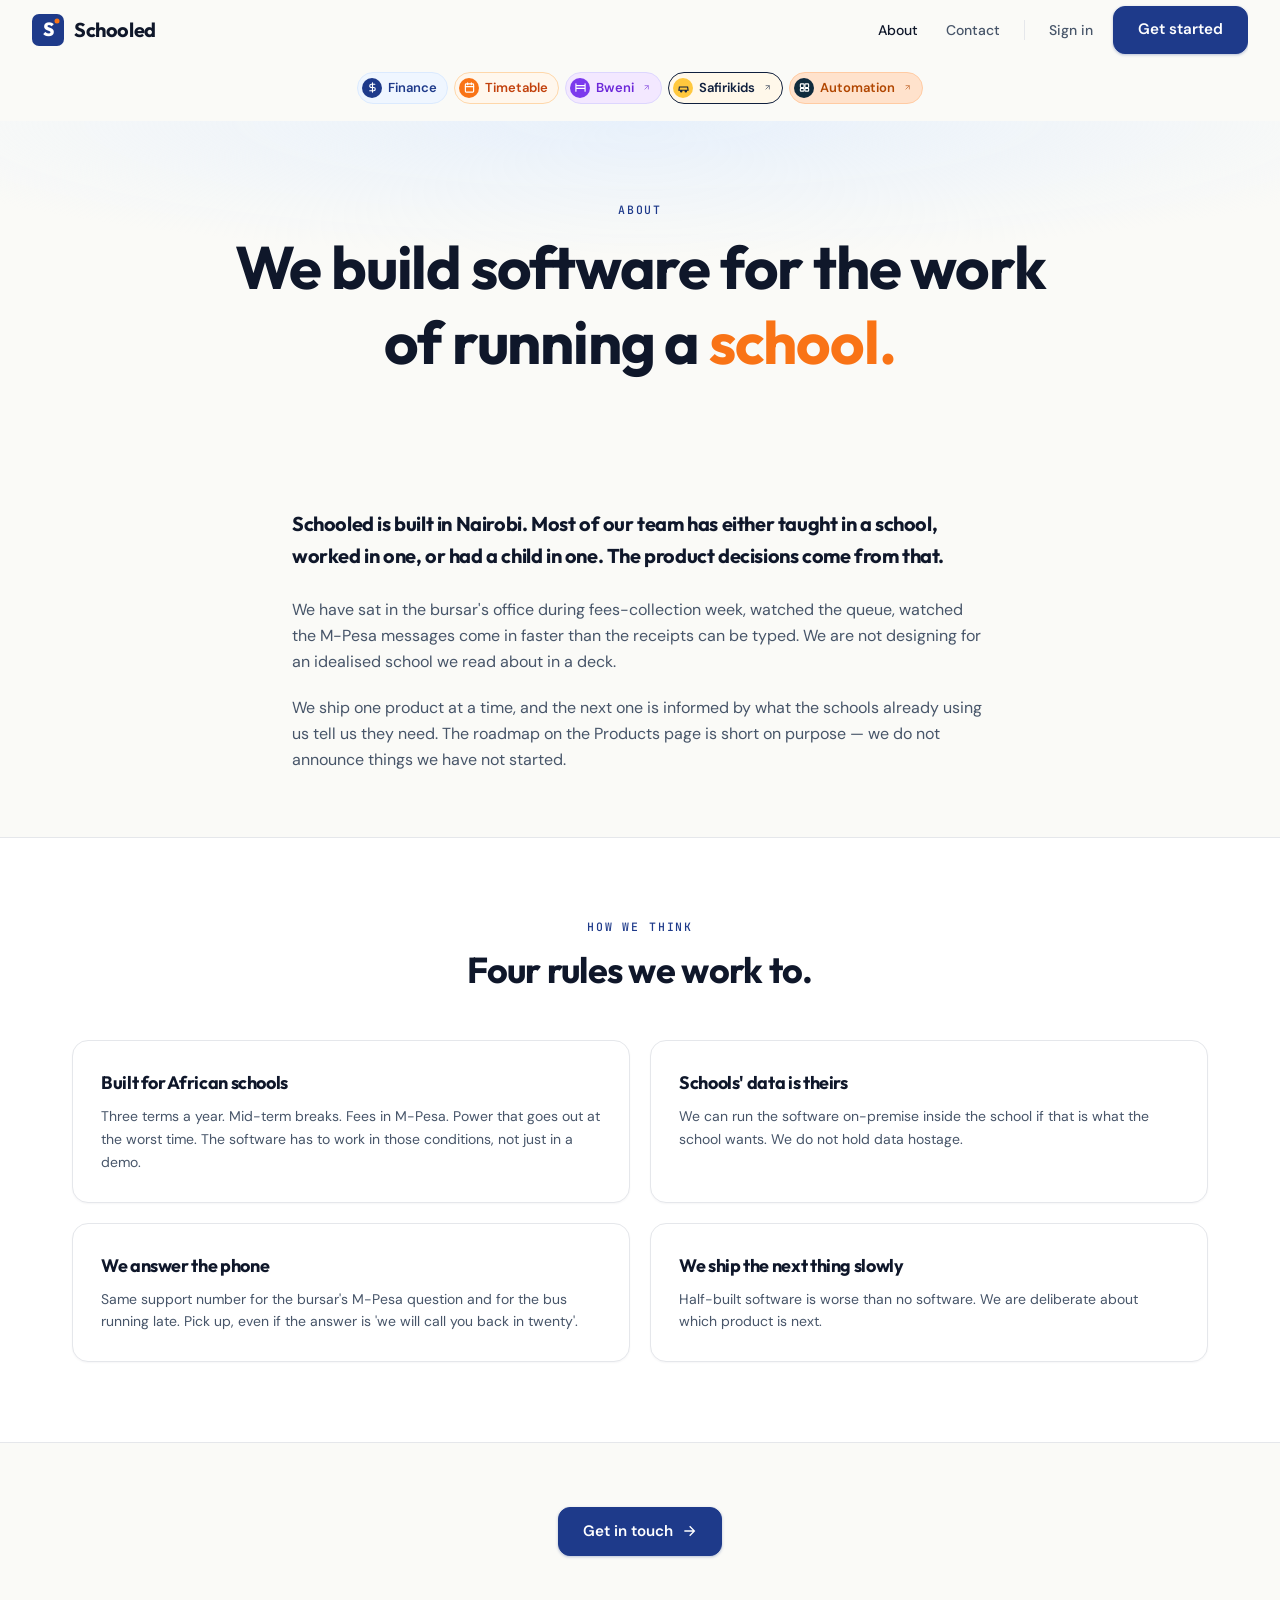
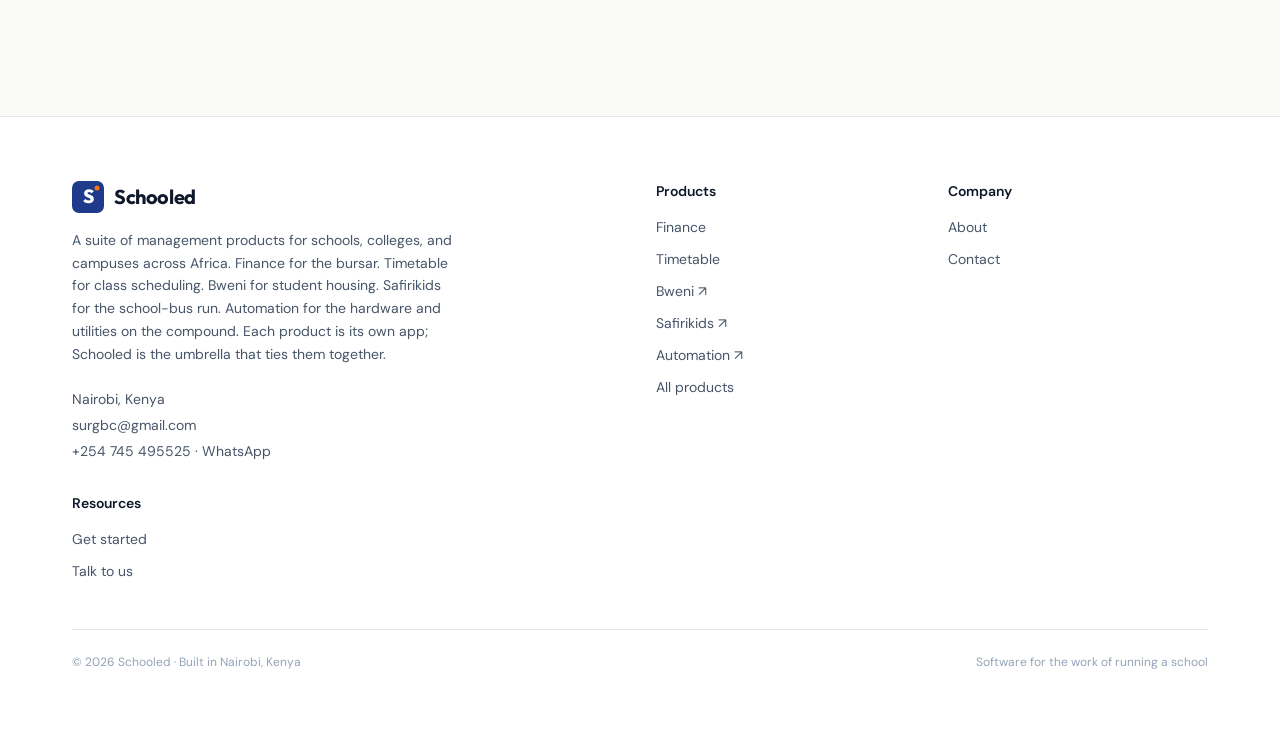
<file: about.html>
<!DOCTYPE html><!--woZmfm_XFeIQzgiW1Pzbi--><html lang="en"><head><meta charSet="utf-8"/><meta name="viewport" content="width=device-width, initial-scale=1"/><link rel="stylesheet" href="/_next/static/chunks/661ea3d9c3ac8128.css" data-precedence="next"/><link rel="preload" as="script" fetchPriority="low" href="/_next/static/chunks/5bce68295c7f1f97.js"/><script src="/_next/static/chunks/391b5727e5bc11ec.js" async=""></script><script src="/_next/static/chunks/1c64b19886203277.js" async=""></script><script src="/_next/static/chunks/c44ba29902c6819e.js" async=""></script><script src="/_next/static/chunks/turbopack-5e5e5629a9695c20.js" async=""></script><script src="/_next/static/chunks/4e9345d67ce99cf3.js" async=""></script><script src="/_next/static/chunks/6c33792a57a66467.js" async=""></script><script src="/_next/static/chunks/beefb697acdd731a.js" async=""></script><link rel="preload" href="https://fonts.googleapis.com/css2?family=Outfit:wght@400;500;600;700;800&amp;family=DM+Sans:wght@400;500;600;700&amp;family=JetBrains+Mono:wght@400;500&amp;display=swap" as="style"/><link rel="preconnect" href="https://fonts.googleapis.com"/><link rel="preconnect" href="https://fonts.gstatic.com" crossorigin=""/><meta name="theme-color" content="#1E3A8A"/><title>About · Schooled</title><meta name="description" content="A suite of management products for schools, colleges, and campuses across Africa. Finance for the bursar. Timetable for class scheduling. Bweni for student housing. Safirikids for the school-bus run. Automation for the hardware and utilities on the compound. Each product is its own app; Schooled is the umbrella that ties them together."/><meta name="author" content="Schooled"/><link rel="manifest" href="/manifest.json"/><meta name="keywords" content="school management software,school finance Kenya,school bus tracking,Safirikids,African school software,bursar software,ICAAP school finance"/><meta name="creator" content="Schooled"/><meta name="publisher" content="Schooled"/><meta name="robots" content="index, follow"/><meta property="og:title" content="Schooled — Software for schools, colleges, and campuses."/><meta property="og:description" content="A suite of management products for schools, colleges, and campuses across Africa. Finance for the bursar. Timetable for class scheduling. Bweni for student housing. Safirikids for the school-bus run. Automation for the hardware and utilities on the compound. Each product is its own app; Schooled is the umbrella that ties them together."/><meta property="og:url" content="https://schooled.cseco.co.ke"/><meta property="og:site_name" content="Schooled"/><meta property="og:locale" content="en_US"/><meta property="og:image" content="https://schooled.cseco.co.ke/og-image.png"/><meta property="og:image:width" content="1200"/><meta property="og:image:height" content="630"/><meta property="og:image:alt" content="Software for schools, colleges, and campuses."/><meta property="og:image:type" content="image/png"/><meta property="og:type" content="website"/><meta name="twitter:card" content="summary_large_image"/><meta name="twitter:title" content="Schooled — Software for schools, colleges, and campuses."/><meta name="twitter:description" content="A suite of management products for schools, colleges, and campuses across Africa. Finance for the bursar. Timetable for class scheduling. Bweni for student housing. Safirikids for the school-bus run. Automation for the hardware and utilities on the compound. Each product is its own app; Schooled is the umbrella that ties them together."/><meta name="twitter:image" content="https://schooled.cseco.co.ke/og-image.png"/><link rel="icon" href="/favicon.svg" type="image/svg+xml"/><link rel="icon" href="/favicon.png" type="image/png" sizes="32x32"/><link rel="apple-touch-icon" href="/apple-touch-icon.png"/><link rel="stylesheet" href="https://fonts.googleapis.com/css2?family=Outfit:wght@400;500;600;700;800&amp;family=DM+Sans:wght@400;500;600;700&amp;family=JetBrains+Mono:wght@400;500&amp;display=swap"/><script src="/_next/static/chunks/a6dad97d9634a72d.js" noModule=""></script></head><body class="antialiased bg-[var(--color-canvas)] text-[var(--color-ink)] min-h-screen flex flex-col"><div hidden=""><!--$--><!--/$--></div><header class="sticky top-0 z-40 transition-[background-color,backdrop-filter,box-shadow,border-color] duration-300 ease-out" style="background:transparent;backdrop-filter:none;-webkit-backdrop-filter:none;box-shadow:none;border-bottom:1px solid transparent"><div class="max-w-[1280px] mx-auto px-6 lg:px-8"><div class="flex items-center justify-between gap-4 lg:overflow-hidden transition-[height,opacity] duration-300 ease-out h-[60px] lg:opacity-100"><a class="flex items-center gap-2.5 shrink-0" href="/"><svg width="32" height="32" viewBox="0 0 64 64" xmlns="http://www.w3.org/2000/svg" aria-hidden="true"><rect width="64" height="64" rx="14" fill="var(--color-sky)"></rect><text x="32" y="44" text-anchor="middle" font-family="var(--font-display), system-ui, sans-serif" font-size="38" font-weight="800" letter-spacing="-1" fill="var(--color-paper)">S</text><circle cx="50" cy="14" r="5" fill="var(--color-ember)"></circle></svg><span class="font-display text-xl font-bold text-[var(--color-ink)] tracking-tight">Schooled</span></a><div class="hidden lg:flex items-center gap-1 shrink-0"><a class="px-3 py-2 text-sm font-medium rounded-lg transition-colors text-[var(--color-ink)]" href="/about">About</a><a class="px-3 py-2 text-sm font-medium rounded-lg transition-colors text-[var(--color-ink-soft)] hover:text-[var(--color-ink)]" href="/contact">Contact</a><div class="w-px h-5 bg-[var(--color-edge)] mx-2"></div><a href="https://app.schooled.cseco.co.ke" class="px-3 py-2 text-sm font-medium text-[var(--color-ink-soft)] hover:text-[var(--color-ink)]">Sign in</a><a class="btn-primary text-sm py-2 px-4 ml-1" href="/contact">Get started</a></div><button class="lg:hidden inline-flex items-center justify-center w-10 h-10 rounded-lg border border-[var(--color-edge-strong)]" aria-label="Toggle menu"><svg width="18" height="18" viewBox="0 0 24 24" fill="none" stroke="currentColor" stroke-width="2"><line x1="4" y1="7" x2="20" y2="7"></line><line x1="4" y1="17" x2="20" y2="17"></line></svg></button></div><nav class="hidden lg:flex items-center gap-3 justify-between transition-[padding] duration-300 ease-out" style="padding-top:0.25rem;padding-bottom:0.5rem"><a aria-label="Schooled — home" class="flex items-center gap-2 shrink-0 overflow-hidden transition-all duration-300 ease-out" style="opacity:0;max-width:0px;margin-right:0px;pointer-events:none" href="/"><svg width="22" height="22" viewBox="0 0 64 64" xmlns="http://www.w3.org/2000/svg" aria-hidden="true"><rect width="64" height="64" rx="14" fill="var(--color-sky)"></rect><text x="32" y="44" text-anchor="middle" font-family="var(--font-display), system-ui, sans-serif" font-size="38" font-weight="800" letter-spacing="-1" fill="var(--color-paper)">S</text><circle cx="50" cy="14" r="5" fill="var(--color-ember)"></circle></svg><span class="font-display text-sm font-bold text-[var(--color-ink)] tracking-tight whitespace-nowrap">Schooled</span></a><div class="flex items-center gap-1.5 flex-1 justify-center"><a class="inline-flex items-center gap-1.5 pl-1 pr-2.5 h-8 rounded-full border text-[13px] font-semibold transition-all" style="background:var(--color-sky-tint);color:var(--color-sky);border-color:var(--color-sky-soft)" href="/finance"><span class="flex items-center justify-center w-5 h-5 rounded-full shrink-0" style="background:var(--color-sky);color:white"><svg width="11" height="11" viewBox="0 0 24 24" fill="none" stroke="currentColor" stroke-width="2.5" stroke-linecap="round"><path d="M12 2v20M17 5H9.5a3.5 3.5 0 0 0 0 7h5a3.5 3.5 0 0 1 0 7H6"></path></svg></span>Finance</a><a class="inline-flex items-center gap-1.5 pl-1 pr-2.5 h-8 rounded-full border text-[13px] font-semibold transition-all" style="background:var(--color-ember-tint);color:var(--color-ember-deep);border-color:var(--color-ember-soft)" href="/timetable"><span class="flex items-center justify-center w-5 h-5 rounded-full shrink-0" style="background:var(--color-ember);color:white"><svg width="11" height="11" viewBox="0 0 24 24" fill="none" stroke="currentColor" stroke-width="2.5" stroke-linecap="round" stroke-linejoin="round"><rect x="3" y="4" width="18" height="18" rx="2"></rect><line x1="16" y1="2" x2="16" y2="6"></line><line x1="8" y1="2" x2="8" y2="6"></line><line x1="3" y1="10" x2="21" y2="10"></line></svg></span>Timetable</a><a href="https://bweni.cseco.co.ke/" target="_blank" rel="noopener noreferrer" class="inline-flex items-center gap-1.5 pl-1 pr-2.5 h-8 rounded-full border text-[13px] font-semibold transition-all" style="background:#F3E8FF;color:#6D28D9;border-color:#DDD6FE"><span class="flex items-center justify-center w-5 h-5 rounded-full shrink-0" style="background:#7C3AED;color:white"><svg width="11" height="11" viewBox="0 0 24 24" fill="none" stroke="currentColor" stroke-width="2.5" stroke-linecap="round" stroke-linejoin="round"><path d="M2 4v16M22 4v16M2 8h20M2 14h20"></path></svg></span>Bweni<svg width="9" height="9" viewBox="0 0 24 24" fill="none" stroke="currentColor" stroke-width="2.5" class="opacity-60 ml-0.5"><path d="M7 17 17 7M7 7h10v10"></path></svg></a><a href="https://safirikids.cseco.co.ke" target="_blank" rel="noopener noreferrer" class="inline-flex items-center gap-1.5 pl-1 pr-2.5 h-8 rounded-full border text-[13px] font-semibold transition-all" style="background:#FFF8EA;color:#0F1F3D;border-color:#0F1F3D"><span class="flex items-center justify-center w-5 h-5 rounded-full shrink-0" style="background:#FFC83D;color:#0F1F3D"><svg width="11" height="11" viewBox="0 0 24 24" fill="none" stroke="currentColor" stroke-width="2.5" stroke-linecap="round"><path d="M2 18h20l-1-7H3z"></path><circle cx="7" cy="20" r="1.5"></circle><circle cx="17" cy="20" r="1.5"></circle></svg></span>Safirikids<svg width="9" height="9" viewBox="0 0 24 24" fill="none" stroke="currentColor" stroke-width="2.5" class="opacity-60 ml-0.5"><path d="M7 17 17 7M7 7h10v10"></path></svg></a><a href="https://schooled-automation.cseco.co.ke" target="_blank" rel="noopener noreferrer" class="inline-flex items-center gap-1.5 pl-1 pr-2.5 h-8 rounded-full border text-[13px] font-semibold transition-all" style="background:#FFE2CC;color:#B14600;border-color:#FFCBA3"><span class="flex items-center justify-center w-5 h-5 rounded-full shrink-0" style="background:#0F2A3D;color:white"><svg width="11" height="11" viewBox="0 0 24 24" fill="none" stroke="currentColor" stroke-width="2.5" stroke-linecap="round" stroke-linejoin="round"><rect x="3" y="4" width="8" height="8" rx="1.5"></rect><rect x="13" y="4" width="8" height="8" rx="1.5"></rect><rect x="3" y="14" width="8" height="6" rx="1.5"></rect><rect x="13" y="14" width="8" height="6" rx="1.5"></rect></svg></span>Automation<svg width="9" height="9" viewBox="0 0 24 24" fill="none" stroke="currentColor" stroke-width="2.5" class="opacity-60 ml-0.5"><path d="M7 17 17 7M7 7h10v10"></path></svg></a></div><div class="flex items-center gap-2 shrink-0 overflow-hidden transition-all duration-300 ease-out" style="opacity:0;max-width:0px;margin-left:0px;pointer-events:none"><a href="https://app.schooled.cseco.co.ke" class="text-sm font-medium text-[var(--color-ink-soft)] hover:text-[var(--color-ink)] whitespace-nowrap">Sign in</a><a class="btn-primary text-sm py-1.5 px-3.5 whitespace-nowrap" href="/contact">Get started</a></div></nav></div></header><main class="relative flex-1"><section class="bg-gradient-sky pt-14 lg:pt-20 pb-16"><div class="max-w-[900px] mx-auto px-6 lg:px-8 text-center"><p class="eyebrow mb-3">About</p><h1 class="font-display text-4xl md:text-6xl text-[var(--color-ink)] leading-tight tracking-tight">We build software for the work of running a <span class="text-[var(--color-ember)]">school.</span></h1></div></section><section class="py-16"><div class="max-w-[760px] mx-auto px-6 lg:px-8"><p class="text-xl text-[var(--color-ink)] leading-relaxed font-display font-normal">Schooled is built in Nairobi. Most of our team has either taught in a school, worked in one, or had a child in one. The product decisions come from that.</p><p class="text-base text-[var(--color-ink-soft)] mt-6 leading-relaxed">We have sat in the bursar&#x27;s office during fees-collection week, watched the queue, watched the M-Pesa messages come in faster than the receipts can be typed. We are not designing for an idealised school we read about in a deck.</p><p class="text-base text-[var(--color-ink-soft)] mt-5 leading-relaxed">We ship one product at a time, and the next one is informed by what the schools already using us tell us they need. The roadmap on the Products page is short on purpose — we do not announce things we have not started.</p></div></section><section class="py-20 bg-[var(--color-paper)] border-y border-[var(--color-edge)]"><div class="max-w-[1200px] mx-auto px-6 lg:px-8"><div class="text-center mb-12 max-w-2xl mx-auto"><p class="eyebrow mb-3">How we think</p><h2 class="font-display text-3xl md:text-4xl text-[var(--color-ink)] leading-tight tracking-tight">Four rules we work to.</h2></div><div class="grid md:grid-cols-2 gap-5"><div class="saas-card"><h3 class="font-display text-lg font-bold text-[var(--color-ink)] mb-2">Built for African schools</h3><p class="text-sm text-[var(--color-ink-soft)] leading-relaxed">Three terms a year. Mid-term breaks. Fees in M-Pesa. Power that goes out at the worst time. The software has to work in those conditions, not just in a demo.</p></div><div class="saas-card"><h3 class="font-display text-lg font-bold text-[var(--color-ink)] mb-2">Schools&#x27; data is theirs</h3><p class="text-sm text-[var(--color-ink-soft)] leading-relaxed">We can run the software on-premise inside the school if that is what the school wants. We do not hold data hostage.</p></div><div class="saas-card"><h3 class="font-display text-lg font-bold text-[var(--color-ink)] mb-2">We answer the phone</h3><p class="text-sm text-[var(--color-ink-soft)] leading-relaxed">Same support number for the bursar&#x27;s M-Pesa question and for the bus running late. Pick up, even if the answer is &#x27;we will call you back in twenty&#x27;.</p></div><div class="saas-card"><h3 class="font-display text-lg font-bold text-[var(--color-ink)] mb-2">We ship the next thing slowly</h3><p class="text-sm text-[var(--color-ink-soft)] leading-relaxed">Half-built software is worse than no software. We are deliberate about which product is next.</p></div></div></div></section><section class="py-16 text-center"><a class="btn-primary" href="/contact">Get in touch<svg width="16" height="16" viewBox="0 0 24 24" fill="none" stroke="currentColor" stroke-width="2"><path d="M5 12h14M13 5l7 7-7 7"></path></svg></a></section><!--$--><!--/$--></main><footer class="bg-[var(--color-paper)] border-t border-[var(--color-edge)] mt-24"><div class="max-w-[1200px] mx-auto px-6 lg:px-8 py-16"><div class="grid grid-cols-12 gap-8 mb-12"><div class="col-span-12 md:col-span-5"><div class="flex items-center gap-2.5 mb-4"><svg width="32" height="32" viewBox="0 0 64 64" xmlns="http://www.w3.org/2000/svg" aria-hidden="true"><rect width="64" height="64" rx="14" fill="var(--color-sky)"></rect><text x="32" y="44" text-anchor="middle" font-family="var(--font-display), system-ui, sans-serif" font-size="38" font-weight="800" letter-spacing="-1" fill="var(--color-paper)">S</text><circle cx="50" cy="14" r="5" fill="var(--color-ember)"></circle></svg><span class="font-display text-xl font-bold tracking-tight">Schooled</span></div><p class="text-[var(--color-ink-soft)] text-sm leading-relaxed max-w-sm">A suite of management products for schools, colleges, and campuses across Africa. Finance for the bursar. Timetable for class scheduling. Bweni for student housing. Safirikids for the school-bus run. Automation for the hardware and utilities on the compound. Each product is its own app; Schooled is the umbrella that ties them together.</p><div class="mt-6 space-y-1.5 text-sm text-[var(--color-ink-soft)]"><p>Nairobi, Kenya</p><p><a href="mailto:surgbc@gmail.com" class="hover:text-[var(--color-sky)]">surgbc@gmail.com</a></p><p><a href="tel:+254745495525" class="hover:text-[var(--color-sky)]">+254 745 495525</a> · <a href="https://wa.me/254745495525" target="_blank" rel="noopener" class="hover:text-[var(--color-sky)]">WhatsApp</a></p></div></div><div class="col-span-6 md:col-span-3 md:col-start-7"><p class="font-semibold text-[var(--color-ink)] text-sm mb-4">Products</p><ul class="space-y-3 text-sm text-[var(--color-ink-soft)]"><li><a class="hover:text-[var(--color-sky)]" href="/finance">Finance</a></li><li><a class="hover:text-[var(--color-sky)]" href="/timetable">Timetable</a></li><li><a href="https://bweni.cseco.co.ke/" target="_blank" rel="noopener" class="hover:text-[var(--color-sky)]">Bweni ↗</a></li><li><a href="https://safirikids.cseco.co.ke" target="_blank" rel="noopener" class="hover:text-[var(--color-sky)]">Safirikids ↗</a></li><li><a href="https://schooled-automation.cseco.co.ke" target="_blank" rel="noopener" class="hover:text-[var(--color-sky)]">Automation ↗</a></li><li><a class="hover:text-[var(--color-sky)]" href="/products">All products</a></li></ul></div><div class="col-span-6 md:col-span-2"><p class="font-semibold text-[var(--color-ink)] text-sm mb-4">Company</p><ul class="space-y-3 text-sm text-[var(--color-ink-soft)]"><li><a class="hover:text-[var(--color-sky)]" href="/about">About</a></li><li><a class="hover:text-[var(--color-sky)]" href="/contact">Contact</a></li></ul></div><div class="col-span-12 md:col-span-2"><p class="font-semibold text-[var(--color-ink)] text-sm mb-4">Resources</p><ul class="space-y-3 text-sm text-[var(--color-ink-soft)]"><li><a class="hover:text-[var(--color-sky)]" href="/contact">Get started</a></li><li><a class="hover:text-[var(--color-sky)]" href="/contact">Talk to us</a></li></ul></div></div><div class="border-t border-[var(--color-edge)] pt-6 flex flex-col sm:flex-row justify-between items-start sm:items-center gap-3"><p class="text-xs text-[var(--color-ink-mute)]">© <!-- -->2026<!-- --> Schooled · Built in <!-- -->Nairobi, Kenya</p><p class="text-xs text-[var(--color-ink-mute)]">Software for the work of running a school</p></div></div></footer><script src="/_next/static/chunks/5bce68295c7f1f97.js" id="_R_" async=""></script><script>(self.__next_f=self.__next_f||[]).push([0])</script><script>self.__next_f.push([1,"1:\"$Sreact.fragment\"\n2:I[2971,[\"/_next/static/chunks/4e9345d67ce99cf3.js\"],\"Header\"]\n3:I[92322,[\"/_next/static/chunks/6c33792a57a66467.js\",\"/_next/static/chunks/beefb697acdd731a.js\"],\"default\"]\n4:I[81409,[\"/_next/static/chunks/6c33792a57a66467.js\",\"/_next/static/chunks/beefb697acdd731a.js\"],\"default\"]\nc:I[60374,[\"/_next/static/chunks/6c33792a57a66467.js\",\"/_next/static/chunks/beefb697acdd731a.js\"],\"default\"]\n:HL[\"/_next/static/chunks/661ea3d9c3ac8128.css\",\"style\"]\n:HL[\"https://fonts.googleapis.com/css2?family=Outfit:wght@400;500;600;700;800\u0026family=DM+Sans:wght@400;500;600;700\u0026family=JetBrains+Mono:wght@400;500\u0026display=swap\",\"style\"]\n"])</script><script>self.__next_f.push([1,"0:{\"P\":null,\"b\":\"woZmfm_XFeIQzgiW1Pzbi\",\"c\":[\"\",\"about\"],\"q\":\"\",\"i\":false,\"f\":[[[\"\",{\"children\":[\"about\",{\"children\":[\"__PAGE__\",{}]}]},\"$undefined\",\"$undefined\",true],[[\"$\",\"$1\",\"c\",{\"children\":[[[\"$\",\"link\",\"0\",{\"rel\":\"stylesheet\",\"href\":\"/_next/static/chunks/661ea3d9c3ac8128.css\",\"precedence\":\"next\",\"crossOrigin\":\"$undefined\",\"nonce\":\"$undefined\"}],[\"$\",\"script\",\"script-0\",{\"src\":\"/_next/static/chunks/4e9345d67ce99cf3.js\",\"async\":true,\"nonce\":\"$undefined\"}]],[\"$\",\"html\",null,{\"lang\":\"en\",\"children\":[[\"$\",\"head\",null,{\"children\":[[\"$\",\"link\",null,{\"rel\":\"preconnect\",\"href\":\"https://fonts.googleapis.com\"}],[\"$\",\"link\",null,{\"rel\":\"preconnect\",\"href\":\"https://fonts.gstatic.com\",\"crossOrigin\":\"\"}],[\"$\",\"link\",null,{\"rel\":\"stylesheet\",\"href\":\"https://fonts.googleapis.com/css2?family=Outfit:wght@400;500;600;700;800\u0026family=DM+Sans:wght@400;500;600;700\u0026family=JetBrains+Mono:wght@400;500\u0026display=swap\"}]]}],[\"$\",\"body\",null,{\"className\":\"antialiased bg-[var(--color-canvas)] text-[var(--color-ink)] min-h-screen flex flex-col\",\"children\":[[\"$\",\"$L2\",null,{}],[\"$\",\"main\",null,{\"className\":\"relative flex-1\",\"children\":[\"$\",\"$L3\",null,{\"parallelRouterKey\":\"children\",\"error\":\"$undefined\",\"errorStyles\":\"$undefined\",\"errorScripts\":\"$undefined\",\"template\":[\"$\",\"$L4\",null,{}],\"templateStyles\":\"$undefined\",\"templateScripts\":\"$undefined\",\"notFound\":[[[\"$\",\"title\",null,{\"children\":\"404: This page could not be found.\"}],[\"$\",\"div\",null,{\"style\":{\"fontFamily\":\"system-ui,\\\"Segoe UI\\\",Roboto,Helvetica,Arial,sans-serif,\\\"Apple Color Emoji\\\",\\\"Segoe UI Emoji\\\"\",\"height\":\"100vh\",\"textAlign\":\"center\",\"display\":\"flex\",\"flexDirection\":\"column\",\"alignItems\":\"center\",\"justifyContent\":\"center\"},\"children\":[\"$\",\"div\",null,{\"children\":[[\"$\",\"style\",null,{\"dangerouslySetInnerHTML\":{\"__html\":\"body{color:#000;background:#fff;margin:0}.next-error-h1{border-right:1px solid rgba(0,0,0,.3)}@media (prefers-color-scheme:dark){body{color:#fff;background:#000}.next-error-h1{border-right:1px solid rgba(255,255,255,.3)}}\"}}],[\"$\",\"h1\",null,{\"className\":\"next-error-h1\",\"style\":{\"display\":\"inline-block\",\"margin\":\"0 20px 0 0\",\"padding\":\"0 23px 0 0\",\"fontSize\":24,\"fontWeight\":500,\"verticalAlign\":\"top\",\"lineHeight\":\"49px\"},\"children\":404}],[\"$\",\"div\",null,{\"style\":{\"display\":\"inline-block\"},\"children\":[\"$\",\"h2\",null,{\"style\":{\"fontSize\":14,\"fontWeight\":400,\"lineHeight\":\"49px\",\"margin\":0},\"children\":\"This page could not be found.\"}]}]]}]}]],[]],\"forbidden\":\"$undefined\",\"unauthorized\":\"$undefined\"}]}],[\"$\",\"footer\",null,{\"className\":\"bg-[var(--color-paper)] border-t border-[var(--color-edge)] mt-24\",\"children\":[\"$\",\"div\",null,{\"className\":\"max-w-[1200px] mx-auto px-6 lg:px-8 py-16\",\"children\":[[\"$\",\"div\",null,{\"className\":\"grid grid-cols-12 gap-8 mb-12\",\"children\":[[\"$\",\"div\",null,{\"className\":\"col-span-12 md:col-span-5\",\"children\":[[\"$\",\"div\",null,{\"className\":\"flex items-center gap-2.5 mb-4\",\"children\":[[\"$\",\"svg\",null,{\"width\":32,\"height\":32,\"viewBox\":\"0 0 64 64\",\"xmlns\":\"http://www.w3.org/2000/svg\",\"aria-hidden\":true,\"children\":[[\"$\",\"rect\",null,{\"width\":\"64\",\"height\":\"64\",\"rx\":\"14\",\"fill\":\"var(--color-sky)\"}],[\"$\",\"text\",null,{\"x\":\"32\",\"y\":\"44\",\"textAnchor\":\"middle\",\"fontFamily\":\"var(--font-display), system-ui, sans-serif\",\"fontSize\":\"38\",\"fontWeight\":800,\"letterSpacing\":\"-1\",\"fill\":\"var(--color-paper)\",\"children\":\"S\"}],[\"$\",\"circle\",null,{\"cx\":\"50\",\"cy\":\"14\",\"r\":\"5\",\"fill\":\"var(--color-ember)\"}]]}],[\"$\",\"span\",null,{\"className\":\"font-display text-xl font-bold tracking-tight\",\"children\":\"Schooled\"}]]}],[\"$\",\"p\",null,{\"className\":\"text-[var(--color-ink-soft)] text-sm leading-relaxed max-w-sm\",\"children\":\"A suite of management products for schools, colleges, and campuses across Africa. Finance for the bursar. Timetable for class scheduling. Bweni for student housing. Safirikids for the school-bus run. Automation for the hardware and utilities on the compound. Each product is its own app; Schooled is the umbrella that ties them together.\"}],[\"$\",\"div\",null,{\"className\":\"mt-6 space-y-1.5 text-sm text-[var(--color-ink-soft)]\",\"children\":[[\"$\",\"p\",null,{\"children\":\"Nairobi, Kenya\"}],[\"$\",\"p\",null,{\"children\":[\"$\",\"a\",null,{\"href\":\"mailto:surgbc@gmail.com\",\"className\":\"hover:text-[var(--color-sky)]\",\"children\":\"surgbc@gmail.com\"}]}],[\"$\",\"p\",null,{\"children\":[[\"$\",\"a\",null,{\"href\":\"tel:+254745495525\",\"className\":\"hover:text-[var(--color-sky)]\",\"children\":\"+254 745 495525\"}],\" · \",[\"$\",\"a\",null,{\"href\":\"https://wa.me/254745495525\",\"target\":\"_blank\",\"rel\":\"noopener\",\"className\":\"hover:text-[var(--color-sky)]\",\"children\":\"WhatsApp\"}]]}]]}]]}],\"$L5\",\"$L6\",\"$L7\"]}],\"$L8\"]}]}]]}]]}]]}],{\"children\":[\"$L9\",{\"children\":[\"$La\",{},null,false,false]},null,false,false]},null,false,false],\"$Lb\",false]],\"m\":\"$undefined\",\"G\":[\"$c\",[]],\"S\":true}\n"])</script><script>self.__next_f.push([1,"d:I[74426,[\"/_next/static/chunks/4e9345d67ce99cf3.js\"],\"\"]\n10:I[19091,[\"/_next/static/chunks/6c33792a57a66467.js\",\"/_next/static/chunks/beefb697acdd731a.js\"],\"ViewportBoundary\"]\n12:I[19091,[\"/_next/static/chunks/6c33792a57a66467.js\",\"/_next/static/chunks/beefb697acdd731a.js\"],\"MetadataBoundary\"]\n13:\"$Sreact.suspense\"\n5:[\"$\",\"div\",null,{\"className\":\"col-span-6 md:col-span-3 md:col-start-7\",\"children\":[[\"$\",\"p\",null,{\"className\":\"font-semibold text-[var(--color-ink)] text-sm mb-4\",\"children\":\"Products\"}],[\"$\",\"ul\",null,{\"className\":\"space-y-3 text-sm text-[var(--color-ink-soft)]\",\"children\":[[\"$\",\"li\",null,{\"children\":[\"$\",\"$Ld\",null,{\"href\":\"/finance\",\"className\":\"hover:text-[var(--color-sky)]\",\"children\":\"Finance\"}]}],[\"$\",\"li\",null,{\"children\":[\"$\",\"$Ld\",null,{\"href\":\"/timetable\",\"className\":\"hover:text-[var(--color-sky)]\",\"children\":\"Timetable\"}]}],[\"$\",\"li\",null,{\"children\":[\"$\",\"a\",null,{\"href\":\"https://bweni.cseco.co.ke/\",\"target\":\"_blank\",\"rel\":\"noopener\",\"className\":\"hover:text-[var(--color-sky)]\",\"children\":\"Bweni ↗\"}]}],[\"$\",\"li\",null,{\"children\":[\"$\",\"a\",null,{\"href\":\"https://safirikids.cseco.co.ke\",\"target\":\"_blank\",\"rel\":\"noopener\",\"className\":\"hover:text-[var(--color-sky)]\",\"children\":\"Safirikids ↗\"}]}],[\"$\",\"li\",null,{\"children\":[\"$\",\"a\",null,{\"href\":\"https://schooled-automation.cseco.co.ke\",\"target\":\"_blank\",\"rel\":\"noopener\",\"className\":\"hover:text-[var(--color-sky)]\",\"children\":\"Automation ↗\"}]}],[\"$\",\"li\",null,{\"children\":[\"$\",\"$Ld\",null,{\"href\":\"/products\",\"className\":\"hover:text-[var(--color-sky)]\",\"children\":\"All products\"}]}]]}]]}]\n6:[\"$\",\"div\",null,{\"className\":\"col-span-6 md:col-span-2\",\"children\":[[\"$\",\"p\",null,{\"className\":\"font-semibold text-[var(--color-ink)] text-sm mb-4\",\"children\":\"Company\"}],[\"$\",\"ul\",null,{\"className\":\"space-y-3 text-sm text-[var(--color-ink-soft)]\",\"children\":[[\"$\",\"li\",null,{\"children\":[\"$\",\"$Ld\",null,{\"href\":\"/about\",\"className\":\"hover:text-[var(--color-sky)]\",\"children\":\"About\"}]}],[\"$\",\"li\",null,{\"children\":[\"$\",\"$Ld\",null,{\"href\":\"/contact\",\"className\":\"hover:text-[var(--color-sky)]\",\"children\":\"Contact\"}]}]]}]]}]\n7:[\"$\",\"div\",null,{\"className\":\"col-span-12 md:col-span-2\",\"children\":[[\"$\",\"p\",null,{\"className\":\"font-semibold text-[var(--color-ink)] text-sm mb-4\",\"children\":\"Resources\"}],[\"$\",\"ul\",null,{\"className\":\"space-y-3 text-sm text-[var(--color-ink-soft)]\",\"children\":[[\"$\",\"li\",null,{\"children\":[\"$\",\"$Ld\",null,{\"href\":\"/contact\",\"className\":\"hover:text-[var(--color-sky)]\",\"children\":\"Get started\"}]}],[\"$\",\"li\",null,{\"children\":[\"$\",\"$Ld\",null,{\"href\":\"/contact\",\"className\":\"hover:text-[var(--color-sky)]\",\"children\":\"Talk to us\"}]}]]}]]}]\n8:[\"$\",\"div\",null,{\"className\":\"border-t border-[var(--color-edge)] pt-6 flex flex-col sm:flex-row justify-between items-start sm:items-center gap-3\",\"children\":[[\"$\",\"p\",null,{\"className\":\"text-xs text-[var(--color-ink-mute)]\",\"children\":[\"© \",2026,\" Schooled · Built in \",\"Nairobi, Kenya\"]}],[\"$\",\"p\",null,{\"className\":\"text-xs text-[var(--color-ink-mute)]\",\"children\":\"Software for the work of running a school\"}]]}]\n9:[\"$\",\"$1\",\"c\",{\"children\":[null,[\"$\",\"$L3\",null,{\"parallelRouterKey\":\"children\",\"error\":\"$undefined\",\"errorStyles\":\"$undefined\",\"errorScripts\":\"$undefined\",\"template\":[\"$\",\"$L4\",null,{}],\"templateStyles\":\"$undefined\",\"templateScripts\":\"$undefined\",\"notFound\":\"$undefined\",\"forbidden\":\"$undefined\",\"unauthorized\":\"$undefined\"}]]}]\n"])</script><script>self.__next_f.push([1,"a:[\"$\",\"$1\",\"c\",{\"children\":[[[\"$\",\"section\",null,{\"className\":\"bg-gradient-sky pt-14 lg:pt-20 pb-16\",\"children\":[\"$\",\"div\",null,{\"className\":\"max-w-[900px] mx-auto px-6 lg:px-8 text-center\",\"children\":[[\"$\",\"p\",null,{\"className\":\"eyebrow mb-3\",\"children\":\"About\"}],[\"$\",\"h1\",null,{\"className\":\"font-display text-4xl md:text-6xl text-[var(--color-ink)] leading-tight tracking-tight\",\"children\":[\"We build software for the work of running a \",[\"$\",\"span\",null,{\"className\":\"text-[var(--color-ember)]\",\"children\":\"school.\"}]]}]]}]}],[\"$\",\"section\",null,{\"className\":\"py-16\",\"children\":[\"$\",\"div\",null,{\"className\":\"max-w-[760px] mx-auto px-6 lg:px-8\",\"children\":[[\"$\",\"p\",null,{\"className\":\"text-xl text-[var(--color-ink)] leading-relaxed font-display font-normal\",\"children\":\"Schooled is built in Nairobi. Most of our team has either taught in a school, worked in one, or had a child in one. The product decisions come from that.\"}],[\"$\",\"p\",null,{\"className\":\"text-base text-[var(--color-ink-soft)] mt-6 leading-relaxed\",\"children\":\"We have sat in the bursar's office during fees-collection week, watched the queue, watched the M-Pesa messages come in faster than the receipts can be typed. We are not designing for an idealised school we read about in a deck.\"}],[\"$\",\"p\",null,{\"className\":\"text-base text-[var(--color-ink-soft)] mt-5 leading-relaxed\",\"children\":\"We ship one product at a time, and the next one is informed by what the schools already using us tell us they need. The roadmap on the Products page is short on purpose — we do not announce things we have not started.\"}]]}]}],[\"$\",\"section\",null,{\"className\":\"py-20 bg-[var(--color-paper)] border-y border-[var(--color-edge)]\",\"children\":[\"$\",\"div\",null,{\"className\":\"max-w-[1200px] mx-auto px-6 lg:px-8\",\"children\":[[\"$\",\"div\",null,{\"className\":\"text-center mb-12 max-w-2xl mx-auto\",\"children\":[[\"$\",\"p\",null,{\"className\":\"eyebrow mb-3\",\"children\":\"How we think\"}],[\"$\",\"h2\",null,{\"className\":\"font-display text-3xl md:text-4xl text-[var(--color-ink)] leading-tight tracking-tight\",\"children\":\"Four rules we work to.\"}]]}],[\"$\",\"div\",null,{\"className\":\"grid md:grid-cols-2 gap-5\",\"children\":[[\"$\",\"div\",\"Built for African schools\",{\"className\":\"saas-card\",\"children\":[[\"$\",\"h3\",null,{\"className\":\"font-display text-lg font-bold text-[var(--color-ink)] mb-2\",\"children\":\"Built for African schools\"}],[\"$\",\"p\",null,{\"className\":\"text-sm text-[var(--color-ink-soft)] leading-relaxed\",\"children\":\"Three terms a year. Mid-term breaks. Fees in M-Pesa. Power that goes out at the worst time. The software has to work in those conditions, not just in a demo.\"}]]}],[\"$\",\"div\",\"Schools' data is theirs\",{\"className\":\"saas-card\",\"children\":[[\"$\",\"h3\",null,{\"className\":\"font-display text-lg font-bold text-[var(--color-ink)] mb-2\",\"children\":\"Schools' data is theirs\"}],[\"$\",\"p\",null,{\"className\":\"text-sm text-[var(--color-ink-soft)] leading-relaxed\",\"children\":\"We can run the software on-premise inside the school if that is what the school wants. We do not hold data hostage.\"}]]}],[\"$\",\"div\",\"We answer the phone\",{\"className\":\"saas-card\",\"children\":[[\"$\",\"h3\",null,{\"className\":\"font-display text-lg font-bold text-[var(--color-ink)] mb-2\",\"children\":\"We answer the phone\"}],[\"$\",\"p\",null,{\"className\":\"text-sm text-[var(--color-ink-soft)] leading-relaxed\",\"children\":\"Same support number for the bursar's M-Pesa question and for the bus running late. Pick up, even if the answer is 'we will call you back in twenty'.\"}]]}],[\"$\",\"div\",\"We ship the next thing slowly\",{\"className\":\"saas-card\",\"children\":[[\"$\",\"h3\",null,{\"className\":\"font-display text-lg font-bold text-[var(--color-ink)] mb-2\",\"children\":\"We ship the next thing slowly\"}],[\"$\",\"p\",null,{\"className\":\"text-sm text-[var(--color-ink-soft)] leading-relaxed\",\"children\":\"Half-built software is worse than no software. We are deliberate about which product is next.\"}]]}]]}]]}]}],\"$Le\"],null,\"$Lf\"]}]\n"])</script><script>self.__next_f.push([1,"b:[\"$\",\"$1\",\"h\",{\"children\":[null,[\"$\",\"$L10\",null,{\"children\":\"$@11\"}],[\"$\",\"div\",null,{\"hidden\":true,\"children\":[\"$\",\"$L12\",null,{\"children\":[\"$\",\"$13\",null,{\"name\":\"Next.Metadata\",\"children\":\"$@14\"}]}]}],null]}]\n"])</script><script>self.__next_f.push([1,"15:I[19091,[\"/_next/static/chunks/6c33792a57a66467.js\",\"/_next/static/chunks/beefb697acdd731a.js\"],\"OutletBoundary\"]\ne:[\"$\",\"section\",null,{\"className\":\"py-16 text-center\",\"children\":[\"$\",\"$Ld\",null,{\"href\":\"/contact\",\"className\":\"btn-primary\",\"children\":[\"Get in touch\",[\"$\",\"svg\",null,{\"width\":\"16\",\"height\":\"16\",\"viewBox\":\"0 0 24 24\",\"fill\":\"none\",\"stroke\":\"currentColor\",\"strokeWidth\":\"2\",\"children\":[\"$\",\"path\",null,{\"d\":\"M5 12h14M13 5l7 7-7 7\"}]}]]}]}]\nf:[\"$\",\"$L15\",null,{\"children\":[\"$\",\"$13\",null,{\"name\":\"Next.MetadataOutlet\",\"children\":\"$@16\"}]}]\n"])</script><script>self.__next_f.push([1,"11:[[\"$\",\"meta\",\"0\",{\"charSet\":\"utf-8\"}],[\"$\",\"meta\",\"1\",{\"name\":\"viewport\",\"content\":\"width=device-width, initial-scale=1\"}],[\"$\",\"meta\",\"2\",{\"name\":\"theme-color\",\"content\":\"#1E3A8A\"}]]\n"])</script><script>self.__next_f.push([1,"17:I[51042,[\"/_next/static/chunks/6c33792a57a66467.js\",\"/_next/static/chunks/beefb697acdd731a.js\"],\"IconMark\"]\n"])</script><script>self.__next_f.push([1,"14:[[\"$\",\"title\",\"0\",{\"children\":\"About · Schooled\"}],[\"$\",\"meta\",\"1\",{\"name\":\"description\",\"content\":\"A suite of management products for schools, colleges, and campuses across Africa. Finance for the bursar. Timetable for class scheduling. Bweni for student housing. Safirikids for the school-bus run. Automation for the hardware and utilities on the compound. Each product is its own app; Schooled is the umbrella that ties them together.\"}],[\"$\",\"meta\",\"2\",{\"name\":\"author\",\"content\":\"Schooled\"}],[\"$\",\"link\",\"3\",{\"rel\":\"manifest\",\"href\":\"/manifest.json\",\"crossOrigin\":\"$undefined\"}],[\"$\",\"meta\",\"4\",{\"name\":\"keywords\",\"content\":\"school management software,school finance Kenya,school bus tracking,Safirikids,African school software,bursar software,ICAAP school finance\"}],[\"$\",\"meta\",\"5\",{\"name\":\"creator\",\"content\":\"Schooled\"}],[\"$\",\"meta\",\"6\",{\"name\":\"publisher\",\"content\":\"Schooled\"}],[\"$\",\"meta\",\"7\",{\"name\":\"robots\",\"content\":\"index, follow\"}],[\"$\",\"meta\",\"8\",{\"property\":\"og:title\",\"content\":\"Schooled — Software for schools, colleges, and campuses.\"}],[\"$\",\"meta\",\"9\",{\"property\":\"og:description\",\"content\":\"A suite of management products for schools, colleges, and campuses across Africa. Finance for the bursar. Timetable for class scheduling. Bweni for student housing. Safirikids for the school-bus run. Automation for the hardware and utilities on the compound. Each product is its own app; Schooled is the umbrella that ties them together.\"}],[\"$\",\"meta\",\"10\",{\"property\":\"og:url\",\"content\":\"https://schooled.cseco.co.ke\"}],[\"$\",\"meta\",\"11\",{\"property\":\"og:site_name\",\"content\":\"Schooled\"}],[\"$\",\"meta\",\"12\",{\"property\":\"og:locale\",\"content\":\"en_US\"}],[\"$\",\"meta\",\"13\",{\"property\":\"og:image\",\"content\":\"https://schooled.cseco.co.ke/og-image.png\"}],[\"$\",\"meta\",\"14\",{\"property\":\"og:image:width\",\"content\":\"1200\"}],[\"$\",\"meta\",\"15\",{\"property\":\"og:image:height\",\"content\":\"630\"}],[\"$\",\"meta\",\"16\",{\"property\":\"og:image:alt\",\"content\":\"Software for schools, colleges, and campuses.\"}],[\"$\",\"meta\",\"17\",{\"property\":\"og:image:type\",\"content\":\"image/png\"}],[\"$\",\"meta\",\"18\",{\"property\":\"og:type\",\"content\":\"website\"}],[\"$\",\"meta\",\"19\",{\"name\":\"twitter:card\",\"content\":\"summary_large_image\"}],[\"$\",\"meta\",\"20\",{\"name\":\"twitter:title\",\"content\":\"Schooled — Software for schools, colleges, and campuses.\"}],[\"$\",\"meta\",\"21\",{\"name\":\"twitter:description\",\"content\":\"A suite of management products for schools, colleges, and campuses across Africa. Finance for the bursar. Timetable for class scheduling. Bweni for student housing. Safirikids for the school-bus run. Automation for the hardware and utilities on the compound. Each product is its own app; Schooled is the umbrella that ties them together.\"}],[\"$\",\"meta\",\"22\",{\"name\":\"twitter:image\",\"content\":\"https://schooled.cseco.co.ke/og-image.png\"}],[\"$\",\"link\",\"23\",{\"rel\":\"icon\",\"href\":\"/favicon.svg\",\"type\":\"image/svg+xml\"}],[\"$\",\"link\",\"24\",{\"rel\":\"icon\",\"href\":\"/favicon.png\",\"type\":\"image/png\",\"sizes\":\"32x32\"}],[\"$\",\"link\",\"25\",{\"rel\":\"apple-touch-icon\",\"href\":\"/apple-touch-icon.png\"}],[\"$\",\"$L17\",\"26\",{}]]\n"])</script><script>self.__next_f.push([1,"16:null\n"])</script></body></html>
</file>
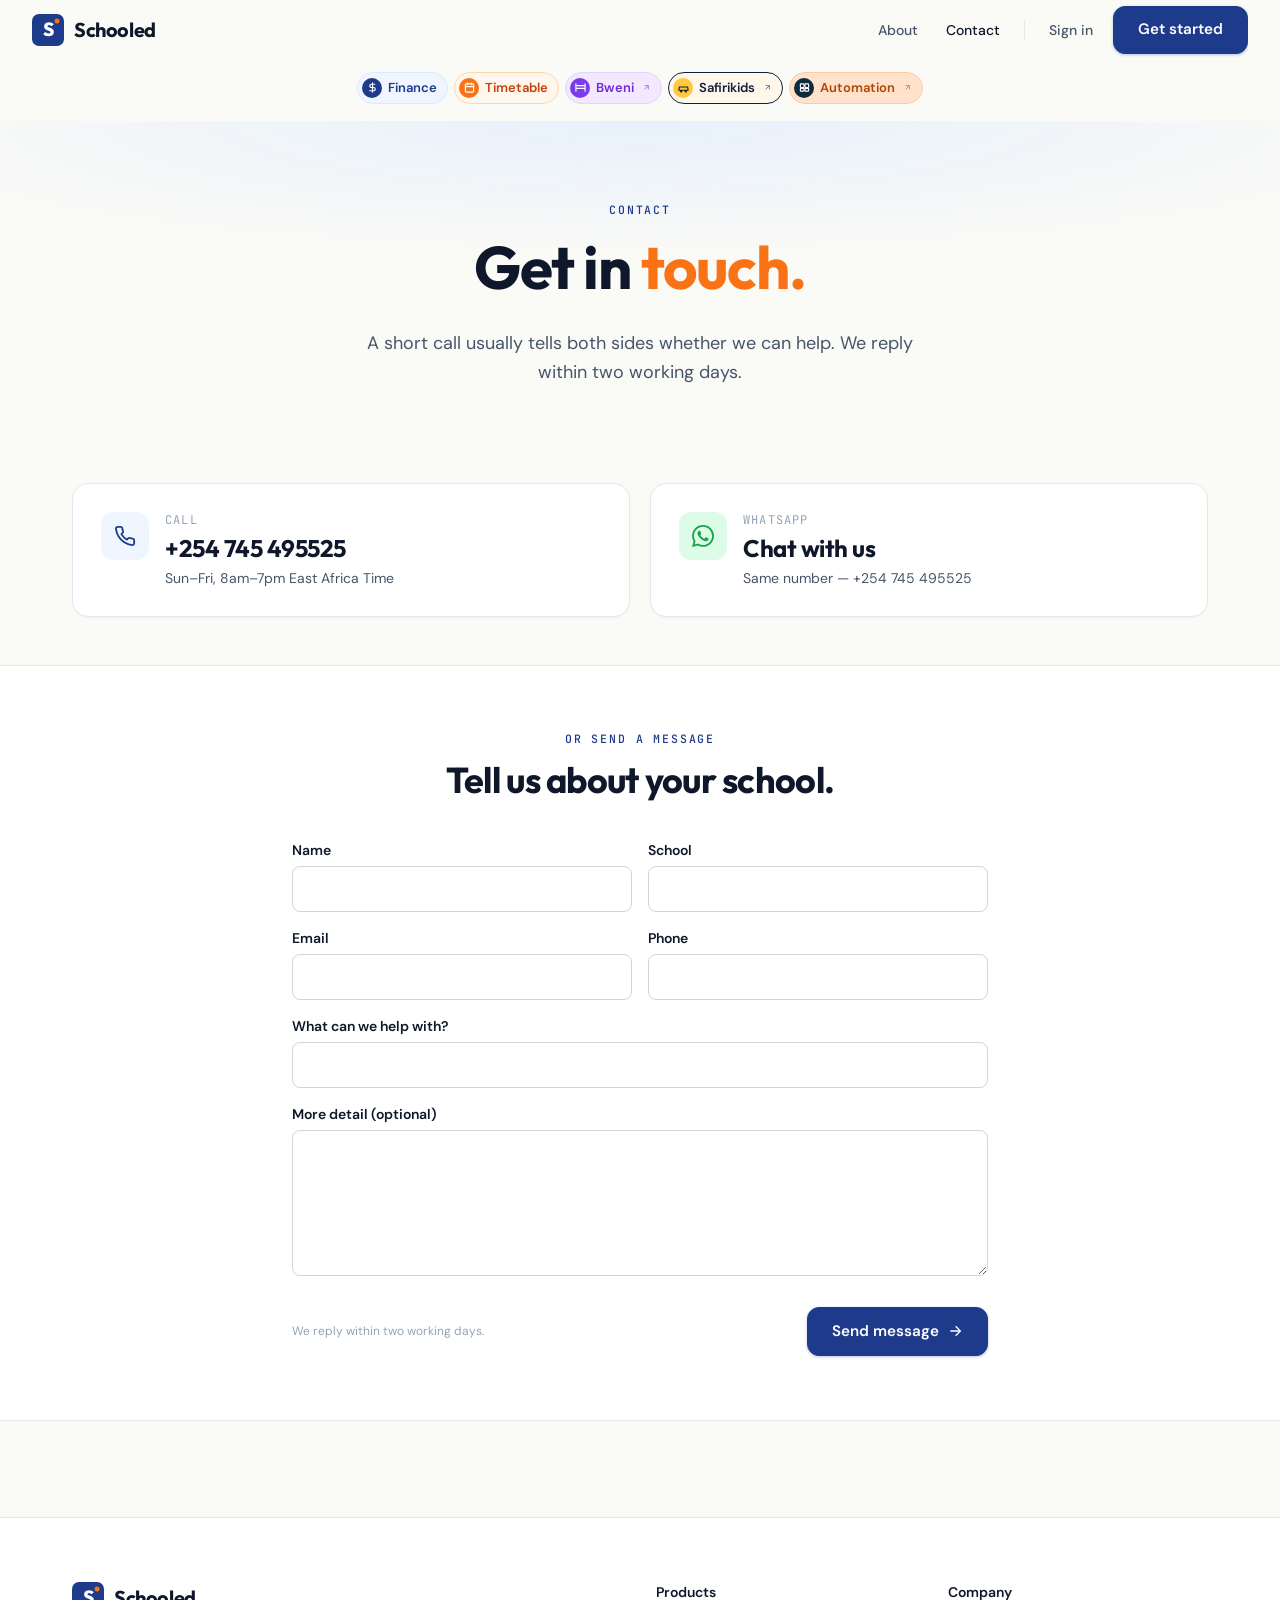
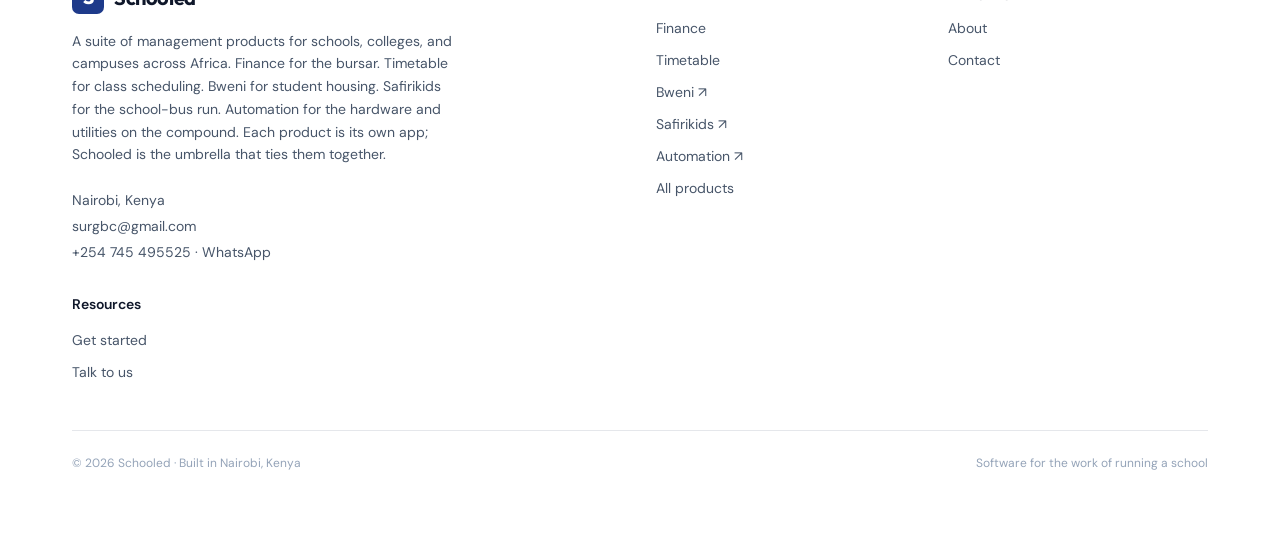
<file: contact.html>
<!DOCTYPE html><!--woZmfm_XFeIQzgiW1Pzbi--><html lang="en"><head><meta charSet="utf-8"/><meta name="viewport" content="width=device-width, initial-scale=1"/><link rel="stylesheet" href="/_next/static/chunks/661ea3d9c3ac8128.css" data-precedence="next"/><link rel="preload" as="script" fetchPriority="low" href="/_next/static/chunks/5bce68295c7f1f97.js"/><script src="/_next/static/chunks/391b5727e5bc11ec.js" async=""></script><script src="/_next/static/chunks/1c64b19886203277.js" async=""></script><script src="/_next/static/chunks/c44ba29902c6819e.js" async=""></script><script src="/_next/static/chunks/turbopack-5e5e5629a9695c20.js" async=""></script><script src="/_next/static/chunks/4e9345d67ce99cf3.js" async=""></script><script src="/_next/static/chunks/6c33792a57a66467.js" async=""></script><script src="/_next/static/chunks/beefb697acdd731a.js" async=""></script><script src="/_next/static/chunks/1c3db87322ddb134.js" async=""></script><link rel="preload" href="https://fonts.googleapis.com/css2?family=Outfit:wght@400;500;600;700;800&amp;family=DM+Sans:wght@400;500;600;700&amp;family=JetBrains+Mono:wght@400;500&amp;display=swap" as="style"/><link rel="preconnect" href="https://fonts.googleapis.com"/><link rel="preconnect" href="https://fonts.gstatic.com" crossorigin=""/><meta name="theme-color" content="#1E3A8A"/><title>Contact · Schooled</title><meta name="description" content="A suite of management products for schools, colleges, and campuses across Africa. Finance for the bursar. Timetable for class scheduling. Bweni for student housing. Safirikids for the school-bus run. Automation for the hardware and utilities on the compound. Each product is its own app; Schooled is the umbrella that ties them together."/><meta name="author" content="Schooled"/><link rel="manifest" href="/manifest.json"/><meta name="keywords" content="school management software,school finance Kenya,school bus tracking,Safirikids,African school software,bursar software,ICAAP school finance"/><meta name="creator" content="Schooled"/><meta name="publisher" content="Schooled"/><meta name="robots" content="index, follow"/><meta property="og:title" content="Schooled — Software for schools, colleges, and campuses."/><meta property="og:description" content="A suite of management products for schools, colleges, and campuses across Africa. Finance for the bursar. Timetable for class scheduling. Bweni for student housing. Safirikids for the school-bus run. Automation for the hardware and utilities on the compound. Each product is its own app; Schooled is the umbrella that ties them together."/><meta property="og:url" content="https://schooled.cseco.co.ke"/><meta property="og:site_name" content="Schooled"/><meta property="og:locale" content="en_US"/><meta property="og:image" content="https://schooled.cseco.co.ke/og-image.png"/><meta property="og:image:width" content="1200"/><meta property="og:image:height" content="630"/><meta property="og:image:alt" content="Software for schools, colleges, and campuses."/><meta property="og:image:type" content="image/png"/><meta property="og:type" content="website"/><meta name="twitter:card" content="summary_large_image"/><meta name="twitter:title" content="Schooled — Software for schools, colleges, and campuses."/><meta name="twitter:description" content="A suite of management products for schools, colleges, and campuses across Africa. Finance for the bursar. Timetable for class scheduling. Bweni for student housing. Safirikids for the school-bus run. Automation for the hardware and utilities on the compound. Each product is its own app; Schooled is the umbrella that ties them together."/><meta name="twitter:image" content="https://schooled.cseco.co.ke/og-image.png"/><link rel="icon" href="/favicon.svg" type="image/svg+xml"/><link rel="icon" href="/favicon.png" type="image/png" sizes="32x32"/><link rel="apple-touch-icon" href="/apple-touch-icon.png"/><link rel="stylesheet" href="https://fonts.googleapis.com/css2?family=Outfit:wght@400;500;600;700;800&amp;family=DM+Sans:wght@400;500;600;700&amp;family=JetBrains+Mono:wght@400;500&amp;display=swap"/><script src="/_next/static/chunks/a6dad97d9634a72d.js" noModule=""></script></head><body class="antialiased bg-[var(--color-canvas)] text-[var(--color-ink)] min-h-screen flex flex-col"><div hidden=""><!--$--><!--/$--></div><header class="sticky top-0 z-40 transition-[background-color,backdrop-filter,box-shadow,border-color] duration-300 ease-out" style="background:transparent;backdrop-filter:none;-webkit-backdrop-filter:none;box-shadow:none;border-bottom:1px solid transparent"><div class="max-w-[1280px] mx-auto px-6 lg:px-8"><div class="flex items-center justify-between gap-4 lg:overflow-hidden transition-[height,opacity] duration-300 ease-out h-[60px] lg:opacity-100"><a class="flex items-center gap-2.5 shrink-0" href="/"><svg width="32" height="32" viewBox="0 0 64 64" xmlns="http://www.w3.org/2000/svg" aria-hidden="true"><rect width="64" height="64" rx="14" fill="var(--color-sky)"></rect><text x="32" y="44" text-anchor="middle" font-family="var(--font-display), system-ui, sans-serif" font-size="38" font-weight="800" letter-spacing="-1" fill="var(--color-paper)">S</text><circle cx="50" cy="14" r="5" fill="var(--color-ember)"></circle></svg><span class="font-display text-xl font-bold text-[var(--color-ink)] tracking-tight">Schooled</span></a><div class="hidden lg:flex items-center gap-1 shrink-0"><a class="px-3 py-2 text-sm font-medium rounded-lg transition-colors text-[var(--color-ink-soft)] hover:text-[var(--color-ink)]" href="/about">About</a><a class="px-3 py-2 text-sm font-medium rounded-lg transition-colors text-[var(--color-ink)]" href="/contact">Contact</a><div class="w-px h-5 bg-[var(--color-edge)] mx-2"></div><a href="https://app.schooled.cseco.co.ke" class="px-3 py-2 text-sm font-medium text-[var(--color-ink-soft)] hover:text-[var(--color-ink)]">Sign in</a><a class="btn-primary text-sm py-2 px-4 ml-1" href="/contact">Get started</a></div><button class="lg:hidden inline-flex items-center justify-center w-10 h-10 rounded-lg border border-[var(--color-edge-strong)]" aria-label="Toggle menu"><svg width="18" height="18" viewBox="0 0 24 24" fill="none" stroke="currentColor" stroke-width="2"><line x1="4" y1="7" x2="20" y2="7"></line><line x1="4" y1="17" x2="20" y2="17"></line></svg></button></div><nav class="hidden lg:flex items-center gap-3 justify-between transition-[padding] duration-300 ease-out" style="padding-top:0.25rem;padding-bottom:0.5rem"><a aria-label="Schooled — home" class="flex items-center gap-2 shrink-0 overflow-hidden transition-all duration-300 ease-out" style="opacity:0;max-width:0px;margin-right:0px;pointer-events:none" href="/"><svg width="22" height="22" viewBox="0 0 64 64" xmlns="http://www.w3.org/2000/svg" aria-hidden="true"><rect width="64" height="64" rx="14" fill="var(--color-sky)"></rect><text x="32" y="44" text-anchor="middle" font-family="var(--font-display), system-ui, sans-serif" font-size="38" font-weight="800" letter-spacing="-1" fill="var(--color-paper)">S</text><circle cx="50" cy="14" r="5" fill="var(--color-ember)"></circle></svg><span class="font-display text-sm font-bold text-[var(--color-ink)] tracking-tight whitespace-nowrap">Schooled</span></a><div class="flex items-center gap-1.5 flex-1 justify-center"><a class="inline-flex items-center gap-1.5 pl-1 pr-2.5 h-8 rounded-full border text-[13px] font-semibold transition-all" style="background:var(--color-sky-tint);color:var(--color-sky);border-color:var(--color-sky-soft)" href="/finance"><span class="flex items-center justify-center w-5 h-5 rounded-full shrink-0" style="background:var(--color-sky);color:white"><svg width="11" height="11" viewBox="0 0 24 24" fill="none" stroke="currentColor" stroke-width="2.5" stroke-linecap="round"><path d="M12 2v20M17 5H9.5a3.5 3.5 0 0 0 0 7h5a3.5 3.5 0 0 1 0 7H6"></path></svg></span>Finance</a><a class="inline-flex items-center gap-1.5 pl-1 pr-2.5 h-8 rounded-full border text-[13px] font-semibold transition-all" style="background:var(--color-ember-tint);color:var(--color-ember-deep);border-color:var(--color-ember-soft)" href="/timetable"><span class="flex items-center justify-center w-5 h-5 rounded-full shrink-0" style="background:var(--color-ember);color:white"><svg width="11" height="11" viewBox="0 0 24 24" fill="none" stroke="currentColor" stroke-width="2.5" stroke-linecap="round" stroke-linejoin="round"><rect x="3" y="4" width="18" height="18" rx="2"></rect><line x1="16" y1="2" x2="16" y2="6"></line><line x1="8" y1="2" x2="8" y2="6"></line><line x1="3" y1="10" x2="21" y2="10"></line></svg></span>Timetable</a><a href="https://bweni.cseco.co.ke/" target="_blank" rel="noopener noreferrer" class="inline-flex items-center gap-1.5 pl-1 pr-2.5 h-8 rounded-full border text-[13px] font-semibold transition-all" style="background:#F3E8FF;color:#6D28D9;border-color:#DDD6FE"><span class="flex items-center justify-center w-5 h-5 rounded-full shrink-0" style="background:#7C3AED;color:white"><svg width="11" height="11" viewBox="0 0 24 24" fill="none" stroke="currentColor" stroke-width="2.5" stroke-linecap="round" stroke-linejoin="round"><path d="M2 4v16M22 4v16M2 8h20M2 14h20"></path></svg></span>Bweni<svg width="9" height="9" viewBox="0 0 24 24" fill="none" stroke="currentColor" stroke-width="2.5" class="opacity-60 ml-0.5"><path d="M7 17 17 7M7 7h10v10"></path></svg></a><a href="https://safirikids.cseco.co.ke" target="_blank" rel="noopener noreferrer" class="inline-flex items-center gap-1.5 pl-1 pr-2.5 h-8 rounded-full border text-[13px] font-semibold transition-all" style="background:#FFF8EA;color:#0F1F3D;border-color:#0F1F3D"><span class="flex items-center justify-center w-5 h-5 rounded-full shrink-0" style="background:#FFC83D;color:#0F1F3D"><svg width="11" height="11" viewBox="0 0 24 24" fill="none" stroke="currentColor" stroke-width="2.5" stroke-linecap="round"><path d="M2 18h20l-1-7H3z"></path><circle cx="7" cy="20" r="1.5"></circle><circle cx="17" cy="20" r="1.5"></circle></svg></span>Safirikids<svg width="9" height="9" viewBox="0 0 24 24" fill="none" stroke="currentColor" stroke-width="2.5" class="opacity-60 ml-0.5"><path d="M7 17 17 7M7 7h10v10"></path></svg></a><a href="https://schooled-automation.cseco.co.ke" target="_blank" rel="noopener noreferrer" class="inline-flex items-center gap-1.5 pl-1 pr-2.5 h-8 rounded-full border text-[13px] font-semibold transition-all" style="background:#FFE2CC;color:#B14600;border-color:#FFCBA3"><span class="flex items-center justify-center w-5 h-5 rounded-full shrink-0" style="background:#0F2A3D;color:white"><svg width="11" height="11" viewBox="0 0 24 24" fill="none" stroke="currentColor" stroke-width="2.5" stroke-linecap="round" stroke-linejoin="round"><rect x="3" y="4" width="8" height="8" rx="1.5"></rect><rect x="13" y="4" width="8" height="8" rx="1.5"></rect><rect x="3" y="14" width="8" height="6" rx="1.5"></rect><rect x="13" y="14" width="8" height="6" rx="1.5"></rect></svg></span>Automation<svg width="9" height="9" viewBox="0 0 24 24" fill="none" stroke="currentColor" stroke-width="2.5" class="opacity-60 ml-0.5"><path d="M7 17 17 7M7 7h10v10"></path></svg></a></div><div class="flex items-center gap-2 shrink-0 overflow-hidden transition-all duration-300 ease-out" style="opacity:0;max-width:0px;margin-left:0px;pointer-events:none"><a href="https://app.schooled.cseco.co.ke" class="text-sm font-medium text-[var(--color-ink-soft)] hover:text-[var(--color-ink)] whitespace-nowrap">Sign in</a><a class="btn-primary text-sm py-1.5 px-3.5 whitespace-nowrap" href="/contact">Get started</a></div></nav></div></header><main class="relative flex-1"><section class="bg-gradient-sky pt-14 lg:pt-20 pb-12"><div class="max-w-[900px] mx-auto px-6 lg:px-8 text-center"><p class="eyebrow mb-3">Contact</p><h1 class="font-display text-4xl md:text-6xl text-[var(--color-ink)] leading-tight tracking-tight">Get in <span class="text-[var(--color-ember)]">touch.</span></h1><p class="text-lg text-[var(--color-ink-soft)] mt-6 max-w-xl mx-auto leading-relaxed">A short call usually tells both sides whether we can help. We reply within two working days.</p></div></section><section class="py-12"><div class="max-w-[1200px] mx-auto px-6 lg:px-8 grid md:grid-cols-2 gap-5"><a href="tel:+254745495525" class="saas-card flex items-start gap-4 group"><div class="w-12 h-12 rounded-xl bg-[var(--color-sky-tint)] flex items-center justify-center shrink-0"><svg width="22" height="22" viewBox="0 0 24 24" fill="none" stroke="#1E3A8A" stroke-width="2" stroke-linecap="round" stroke-linejoin="round"><path d="M22 16.92v3a2 2 0 0 1-2.18 2 19.79 19.79 0 0 1-8.63-3.07 19.5 19.5 0 0 1-6-6 19.79 19.79 0 0 1-3.07-8.67A2 2 0 0 1 4.11 2h3a2 2 0 0 1 2 1.72 12.84 12.84 0 0 0 .7 2.81 2 2 0 0 1-.45 2.11L8.09 9.91a16 16 0 0 0 6 6l1.27-1.27a2 2 0 0 1 2.11-.45 12.84 12.84 0 0 0 2.81.7A2 2 0 0 1 22 16.92z"></path></svg></div><div class="flex-1 min-w-0"><p class="text-xs font-mono uppercase tracking-widest text-[var(--color-ink-mute)] mb-1">Call</p><p class="font-display text-2xl font-bold text-[var(--color-ink)] group-hover:text-[var(--color-sky)] transition-colors">+254 745 495525</p><p class="text-sm text-[var(--color-ink-soft)] mt-1">Sun–Fri, 8am–7pm East Africa Time</p></div></a><a href="https://wa.me/254745495525" target="_blank" rel="noopener" class="saas-card flex items-start gap-4 group"><div class="w-12 h-12 rounded-xl flex items-center justify-center shrink-0" style="background:#dcfce7"><svg width="22" height="22" viewBox="0 0 24 24" fill="#16a34a"><path d="M17.472 14.382c-.297-.149-1.758-.867-2.03-.967-.273-.099-.471-.148-.67.15-.197.297-.767.966-.94 1.164-.173.199-.347.223-.644.075-.297-.15-1.255-.463-2.39-1.475-.883-.788-1.48-1.761-1.653-2.059-.173-.297-.018-.458.13-.606.134-.133.298-.347.446-.52.149-.174.198-.298.298-.497.099-.198.05-.371-.025-.52-.075-.149-.669-1.612-.916-2.207-.242-.579-.487-.5-.669-.51-.173-.008-.371-.01-.57-.01-.198 0-.52.074-.792.372-.272.297-1.04 1.016-1.04 2.479 0 1.462 1.065 2.875 1.213 3.074.149.198 2.096 3.2 5.077 4.487.709.306 1.262.489 1.694.625.712.227 1.36.195 1.871.118.571-.085 1.758-.719 2.006-1.413.248-.694.248-1.289.173-1.413-.074-.124-.272-.198-.57-.347m-5.421 7.403h-.004a9.87 9.87 0 0 1-5.031-1.378l-.361-.214-3.741.982.998-3.648-.235-.374a9.86 9.86 0 0 1-1.51-5.26c.001-5.45 4.436-9.884 9.888-9.884 2.64 0 5.122 1.03 6.988 2.898a9.825 9.825 0 0 1 2.893 6.994c-.003 5.45-4.437 9.884-9.885 9.884m8.413-18.297A11.815 11.815 0 0 0 12.05 0C5.495 0 .16 5.335.157 11.892c0 2.096.547 4.142 1.588 5.945L.057 24l6.305-1.654a11.882 11.882 0 0 0 5.683 1.448h.005c6.554 0 11.89-5.335 11.893-11.893a11.821 11.821 0 0 0-3.48-8.413"></path></svg></div><div class="flex-1 min-w-0"><p class="text-xs font-mono uppercase tracking-widest text-[var(--color-ink-mute)] mb-1">WhatsApp</p><p class="font-display text-2xl font-bold text-[var(--color-ink)] group-hover:text-[var(--color-sky)] transition-colors">Chat with us</p><p class="text-sm text-[var(--color-ink-soft)] mt-1">Same number — <!-- -->+254 745 495525</p></div></a></div></section><section class="py-16 bg-[var(--color-paper)] border-y border-[var(--color-edge)]"><div class="max-w-[760px] mx-auto px-6 lg:px-8"><div class="text-center mb-10"><p class="eyebrow mb-3">Or send a message</p><h2 class="font-display text-3xl md:text-4xl font-bold text-[var(--color-ink)]">Tell us about your school.</h2></div><form class="grid grid-cols-2 gap-4" action="https://formsubmit.co/surgbc@gmail.com" method="POST"><input type="hidden" name="_subject" value="New Schooled enquiry"/><input type="hidden" name="_captcha" value="false"/><input type="hidden" name="_template" value="table"/><input type="hidden" name="_next" value="https://schooled.cseco.co.ke/contact?sent=1"/><input type="text" style="display:none" tabindex="-1" autoComplete="off" name="_honey"/><label class="col-span-2 md:col-span-1 block"><span class="block text-sm font-semibold text-[var(--color-ink)] mb-1.5">Name</span><input type="text" required="" class="w-full bg-[var(--color-paper)] border border-[var(--color-edge-strong)] rounded-lg px-4 py-2.5 text-base focus:outline-none focus:border-[var(--color-sky)] focus:ring-2 focus:ring-[var(--color-sky-tint)] transition-shadow" name="name"/></label><label class="col-span-2 md:col-span-1 block"><span class="block text-sm font-semibold text-[var(--color-ink)] mb-1.5">School</span><input type="text" required="" class="w-full bg-[var(--color-paper)] border border-[var(--color-edge-strong)] rounded-lg px-4 py-2.5 text-base focus:outline-none focus:border-[var(--color-sky)] focus:ring-2 focus:ring-[var(--color-sky-tint)] transition-shadow" name="school"/></label><label class="col-span-2 md:col-span-1 block"><span class="block text-sm font-semibold text-[var(--color-ink)] mb-1.5">Email</span><input type="email" required="" class="w-full bg-[var(--color-paper)] border border-[var(--color-edge-strong)] rounded-lg px-4 py-2.5 text-base focus:outline-none focus:border-[var(--color-sky)] focus:ring-2 focus:ring-[var(--color-sky-tint)] transition-shadow" name="email"/></label><label class="col-span-2 md:col-span-1 block"><span class="block text-sm font-semibold text-[var(--color-ink)] mb-1.5">Phone</span><input type="text" required="" class="w-full bg-[var(--color-paper)] border border-[var(--color-edge-strong)] rounded-lg px-4 py-2.5 text-base focus:outline-none focus:border-[var(--color-sky)] focus:ring-2 focus:ring-[var(--color-sky-tint)] transition-shadow" name="phone"/></label><label class="col-span-2 block"><span class="block text-sm font-semibold text-[var(--color-ink)] mb-1.5">What can we help with?</span><input type="text" required="" class="w-full bg-[var(--color-paper)] border border-[var(--color-edge-strong)] rounded-lg px-4 py-2.5 text-base focus:outline-none focus:border-[var(--color-sky)] focus:ring-2 focus:ring-[var(--color-sky-tint)] transition-shadow" name="subject"/></label><label class="col-span-2 block"><span class="block text-sm font-semibold text-[var(--color-ink)] mb-1.5">More detail (optional)</span><textarea name="message" rows="5" class="w-full bg-[var(--color-paper)] border border-[var(--color-edge-strong)] rounded-lg px-4 py-3 text-base focus:outline-none focus:border-[var(--color-sky)] focus:ring-2 focus:ring-[var(--color-sky-tint)] transition-shadow"></textarea></label><div class="col-span-2 mt-2 flex items-center justify-between flex-wrap gap-4"><p class="text-xs text-[var(--color-ink-mute)]">We reply within two working days.</p><button type="submit" class="btn-primary">Send message<svg width="16" height="16" viewBox="0 0 24 24" fill="none" stroke="currentColor" stroke-width="2"><path d="M5 12h14M13 5l7 7-7 7"></path></svg></button></div></form></div></section><!--$--><!--/$--></main><footer class="bg-[var(--color-paper)] border-t border-[var(--color-edge)] mt-24"><div class="max-w-[1200px] mx-auto px-6 lg:px-8 py-16"><div class="grid grid-cols-12 gap-8 mb-12"><div class="col-span-12 md:col-span-5"><div class="flex items-center gap-2.5 mb-4"><svg width="32" height="32" viewBox="0 0 64 64" xmlns="http://www.w3.org/2000/svg" aria-hidden="true"><rect width="64" height="64" rx="14" fill="var(--color-sky)"></rect><text x="32" y="44" text-anchor="middle" font-family="var(--font-display), system-ui, sans-serif" font-size="38" font-weight="800" letter-spacing="-1" fill="var(--color-paper)">S</text><circle cx="50" cy="14" r="5" fill="var(--color-ember)"></circle></svg><span class="font-display text-xl font-bold tracking-tight">Schooled</span></div><p class="text-[var(--color-ink-soft)] text-sm leading-relaxed max-w-sm">A suite of management products for schools, colleges, and campuses across Africa. Finance for the bursar. Timetable for class scheduling. Bweni for student housing. Safirikids for the school-bus run. Automation for the hardware and utilities on the compound. Each product is its own app; Schooled is the umbrella that ties them together.</p><div class="mt-6 space-y-1.5 text-sm text-[var(--color-ink-soft)]"><p>Nairobi, Kenya</p><p><a href="mailto:surgbc@gmail.com" class="hover:text-[var(--color-sky)]">surgbc@gmail.com</a></p><p><a href="tel:+254745495525" class="hover:text-[var(--color-sky)]">+254 745 495525</a> · <a href="https://wa.me/254745495525" target="_blank" rel="noopener" class="hover:text-[var(--color-sky)]">WhatsApp</a></p></div></div><div class="col-span-6 md:col-span-3 md:col-start-7"><p class="font-semibold text-[var(--color-ink)] text-sm mb-4">Products</p><ul class="space-y-3 text-sm text-[var(--color-ink-soft)]"><li><a class="hover:text-[var(--color-sky)]" href="/finance">Finance</a></li><li><a class="hover:text-[var(--color-sky)]" href="/timetable">Timetable</a></li><li><a href="https://bweni.cseco.co.ke/" target="_blank" rel="noopener" class="hover:text-[var(--color-sky)]">Bweni ↗</a></li><li><a href="https://safirikids.cseco.co.ke" target="_blank" rel="noopener" class="hover:text-[var(--color-sky)]">Safirikids ↗</a></li><li><a href="https://schooled-automation.cseco.co.ke" target="_blank" rel="noopener" class="hover:text-[var(--color-sky)]">Automation ↗</a></li><li><a class="hover:text-[var(--color-sky)]" href="/products">All products</a></li></ul></div><div class="col-span-6 md:col-span-2"><p class="font-semibold text-[var(--color-ink)] text-sm mb-4">Company</p><ul class="space-y-3 text-sm text-[var(--color-ink-soft)]"><li><a class="hover:text-[var(--color-sky)]" href="/about">About</a></li><li><a class="hover:text-[var(--color-sky)]" href="/contact">Contact</a></li></ul></div><div class="col-span-12 md:col-span-2"><p class="font-semibold text-[var(--color-ink)] text-sm mb-4">Resources</p><ul class="space-y-3 text-sm text-[var(--color-ink-soft)]"><li><a class="hover:text-[var(--color-sky)]" href="/contact">Get started</a></li><li><a class="hover:text-[var(--color-sky)]" href="/contact">Talk to us</a></li></ul></div></div><div class="border-t border-[var(--color-edge)] pt-6 flex flex-col sm:flex-row justify-between items-start sm:items-center gap-3"><p class="text-xs text-[var(--color-ink-mute)]">© <!-- -->2026<!-- --> Schooled · Built in <!-- -->Nairobi, Kenya</p><p class="text-xs text-[var(--color-ink-mute)]">Software for the work of running a school</p></div></div></footer><script src="/_next/static/chunks/5bce68295c7f1f97.js" id="_R_" async=""></script><script>(self.__next_f=self.__next_f||[]).push([0])</script><script>self.__next_f.push([1,"1:\"$Sreact.fragment\"\n2:I[2971,[\"/_next/static/chunks/4e9345d67ce99cf3.js\"],\"Header\"]\n3:I[92322,[\"/_next/static/chunks/6c33792a57a66467.js\",\"/_next/static/chunks/beefb697acdd731a.js\"],\"default\"]\n4:I[81409,[\"/_next/static/chunks/6c33792a57a66467.js\",\"/_next/static/chunks/beefb697acdd731a.js\"],\"default\"]\nc:I[60374,[\"/_next/static/chunks/6c33792a57a66467.js\",\"/_next/static/chunks/beefb697acdd731a.js\"],\"default\"]\n:HL[\"/_next/static/chunks/661ea3d9c3ac8128.css\",\"style\"]\n:HL[\"https://fonts.googleapis.com/css2?family=Outfit:wght@400;500;600;700;800\u0026family=DM+Sans:wght@400;500;600;700\u0026family=JetBrains+Mono:wght@400;500\u0026display=swap\",\"style\"]\n"])</script><script>self.__next_f.push([1,"0:{\"P\":null,\"b\":\"woZmfm_XFeIQzgiW1Pzbi\",\"c\":[\"\",\"contact\"],\"q\":\"\",\"i\":false,\"f\":[[[\"\",{\"children\":[\"contact\",{\"children\":[\"__PAGE__\",{}]}]},\"$undefined\",\"$undefined\",true],[[\"$\",\"$1\",\"c\",{\"children\":[[[\"$\",\"link\",\"0\",{\"rel\":\"stylesheet\",\"href\":\"/_next/static/chunks/661ea3d9c3ac8128.css\",\"precedence\":\"next\",\"crossOrigin\":\"$undefined\",\"nonce\":\"$undefined\"}],[\"$\",\"script\",\"script-0\",{\"src\":\"/_next/static/chunks/4e9345d67ce99cf3.js\",\"async\":true,\"nonce\":\"$undefined\"}]],[\"$\",\"html\",null,{\"lang\":\"en\",\"children\":[[\"$\",\"head\",null,{\"children\":[[\"$\",\"link\",null,{\"rel\":\"preconnect\",\"href\":\"https://fonts.googleapis.com\"}],[\"$\",\"link\",null,{\"rel\":\"preconnect\",\"href\":\"https://fonts.gstatic.com\",\"crossOrigin\":\"\"}],[\"$\",\"link\",null,{\"rel\":\"stylesheet\",\"href\":\"https://fonts.googleapis.com/css2?family=Outfit:wght@400;500;600;700;800\u0026family=DM+Sans:wght@400;500;600;700\u0026family=JetBrains+Mono:wght@400;500\u0026display=swap\"}]]}],[\"$\",\"body\",null,{\"className\":\"antialiased bg-[var(--color-canvas)] text-[var(--color-ink)] min-h-screen flex flex-col\",\"children\":[[\"$\",\"$L2\",null,{}],[\"$\",\"main\",null,{\"className\":\"relative flex-1\",\"children\":[\"$\",\"$L3\",null,{\"parallelRouterKey\":\"children\",\"error\":\"$undefined\",\"errorStyles\":\"$undefined\",\"errorScripts\":\"$undefined\",\"template\":[\"$\",\"$L4\",null,{}],\"templateStyles\":\"$undefined\",\"templateScripts\":\"$undefined\",\"notFound\":[[[\"$\",\"title\",null,{\"children\":\"404: This page could not be found.\"}],[\"$\",\"div\",null,{\"style\":{\"fontFamily\":\"system-ui,\\\"Segoe UI\\\",Roboto,Helvetica,Arial,sans-serif,\\\"Apple Color Emoji\\\",\\\"Segoe UI Emoji\\\"\",\"height\":\"100vh\",\"textAlign\":\"center\",\"display\":\"flex\",\"flexDirection\":\"column\",\"alignItems\":\"center\",\"justifyContent\":\"center\"},\"children\":[\"$\",\"div\",null,{\"children\":[[\"$\",\"style\",null,{\"dangerouslySetInnerHTML\":{\"__html\":\"body{color:#000;background:#fff;margin:0}.next-error-h1{border-right:1px solid rgba(0,0,0,.3)}@media (prefers-color-scheme:dark){body{color:#fff;background:#000}.next-error-h1{border-right:1px solid rgba(255,255,255,.3)}}\"}}],[\"$\",\"h1\",null,{\"className\":\"next-error-h1\",\"style\":{\"display\":\"inline-block\",\"margin\":\"0 20px 0 0\",\"padding\":\"0 23px 0 0\",\"fontSize\":24,\"fontWeight\":500,\"verticalAlign\":\"top\",\"lineHeight\":\"49px\"},\"children\":404}],[\"$\",\"div\",null,{\"style\":{\"display\":\"inline-block\"},\"children\":[\"$\",\"h2\",null,{\"style\":{\"fontSize\":14,\"fontWeight\":400,\"lineHeight\":\"49px\",\"margin\":0},\"children\":\"This page could not be found.\"}]}]]}]}]],[]],\"forbidden\":\"$undefined\",\"unauthorized\":\"$undefined\"}]}],[\"$\",\"footer\",null,{\"className\":\"bg-[var(--color-paper)] border-t border-[var(--color-edge)] mt-24\",\"children\":[\"$\",\"div\",null,{\"className\":\"max-w-[1200px] mx-auto px-6 lg:px-8 py-16\",\"children\":[[\"$\",\"div\",null,{\"className\":\"grid grid-cols-12 gap-8 mb-12\",\"children\":[[\"$\",\"div\",null,{\"className\":\"col-span-12 md:col-span-5\",\"children\":[[\"$\",\"div\",null,{\"className\":\"flex items-center gap-2.5 mb-4\",\"children\":[[\"$\",\"svg\",null,{\"width\":32,\"height\":32,\"viewBox\":\"0 0 64 64\",\"xmlns\":\"http://www.w3.org/2000/svg\",\"aria-hidden\":true,\"children\":[[\"$\",\"rect\",null,{\"width\":\"64\",\"height\":\"64\",\"rx\":\"14\",\"fill\":\"var(--color-sky)\"}],[\"$\",\"text\",null,{\"x\":\"32\",\"y\":\"44\",\"textAnchor\":\"middle\",\"fontFamily\":\"var(--font-display), system-ui, sans-serif\",\"fontSize\":\"38\",\"fontWeight\":800,\"letterSpacing\":\"-1\",\"fill\":\"var(--color-paper)\",\"children\":\"S\"}],[\"$\",\"circle\",null,{\"cx\":\"50\",\"cy\":\"14\",\"r\":\"5\",\"fill\":\"var(--color-ember)\"}]]}],[\"$\",\"span\",null,{\"className\":\"font-display text-xl font-bold tracking-tight\",\"children\":\"Schooled\"}]]}],[\"$\",\"p\",null,{\"className\":\"text-[var(--color-ink-soft)] text-sm leading-relaxed max-w-sm\",\"children\":\"A suite of management products for schools, colleges, and campuses across Africa. Finance for the bursar. Timetable for class scheduling. Bweni for student housing. Safirikids for the school-bus run. Automation for the hardware and utilities on the compound. Each product is its own app; Schooled is the umbrella that ties them together.\"}],[\"$\",\"div\",null,{\"className\":\"mt-6 space-y-1.5 text-sm text-[var(--color-ink-soft)]\",\"children\":[[\"$\",\"p\",null,{\"children\":\"Nairobi, Kenya\"}],[\"$\",\"p\",null,{\"children\":[\"$\",\"a\",null,{\"href\":\"mailto:surgbc@gmail.com\",\"className\":\"hover:text-[var(--color-sky)]\",\"children\":\"surgbc@gmail.com\"}]}],[\"$\",\"p\",null,{\"children\":[[\"$\",\"a\",null,{\"href\":\"tel:+254745495525\",\"className\":\"hover:text-[var(--color-sky)]\",\"children\":\"+254 745 495525\"}],\" · \",[\"$\",\"a\",null,{\"href\":\"https://wa.me/254745495525\",\"target\":\"_blank\",\"rel\":\"noopener\",\"className\":\"hover:text-[var(--color-sky)]\",\"children\":\"WhatsApp\"}]]}]]}]]}],\"$L5\",\"$L6\",\"$L7\"]}],\"$L8\"]}]}]]}]]}]]}],{\"children\":[\"$L9\",{\"children\":[\"$La\",{},null,false,false]},null,false,false]},null,false,false],\"$Lb\",false]],\"m\":\"$undefined\",\"G\":[\"$c\",[]],\"S\":true}\n"])</script><script>self.__next_f.push([1,"d:I[74426,[\"/_next/static/chunks/4e9345d67ce99cf3.js\"],\"\"]\ne:I[97203,[\"/_next/static/chunks/4e9345d67ce99cf3.js\",\"/_next/static/chunks/1c3db87322ddb134.js\"],\"SentBanner\"]\n15:I[19091,[\"/_next/static/chunks/6c33792a57a66467.js\",\"/_next/static/chunks/beefb697acdd731a.js\"],\"ViewportBoundary\"]\n17:I[19091,[\"/_next/static/chunks/6c33792a57a66467.js\",\"/_next/static/chunks/beefb697acdd731a.js\"],\"MetadataBoundary\"]\n18:\"$Sreact.suspense\"\n5:[\"$\",\"div\",null,{\"className\":\"col-span-6 md:col-span-3 md:col-start-7\",\"children\":[[\"$\",\"p\",null,{\"className\":\"font-semibold text-[var(--color-ink)] text-sm mb-4\",\"children\":\"Products\"}],[\"$\",\"ul\",null,{\"className\":\"space-y-3 text-sm text-[var(--color-ink-soft)]\",\"children\":[[\"$\",\"li\",null,{\"children\":[\"$\",\"$Ld\",null,{\"href\":\"/finance\",\"className\":\"hover:text-[var(--color-sky)]\",\"children\":\"Finance\"}]}],[\"$\",\"li\",null,{\"children\":[\"$\",\"$Ld\",null,{\"href\":\"/timetable\",\"className\":\"hover:text-[var(--color-sky)]\",\"children\":\"Timetable\"}]}],[\"$\",\"li\",null,{\"children\":[\"$\",\"a\",null,{\"href\":\"https://bweni.cseco.co.ke/\",\"target\":\"_blank\",\"rel\":\"noopener\",\"className\":\"hover:text-[var(--color-sky)]\",\"children\":\"Bweni ↗\"}]}],[\"$\",\"li\",null,{\"children\":[\"$\",\"a\",null,{\"href\":\"https://safirikids.cseco.co.ke\",\"target\":\"_blank\",\"rel\":\"noopener\",\"className\":\"hover:text-[var(--color-sky)]\",\"children\":\"Safirikids ↗\"}]}],[\"$\",\"li\",null,{\"children\":[\"$\",\"a\",null,{\"href\":\"https://schooled-automation.cseco.co.ke\",\"target\":\"_blank\",\"rel\":\"noopener\",\"className\":\"hover:text-[var(--color-sky)]\",\"children\":\"Automation ↗\"}]}],[\"$\",\"li\",null,{\"children\":[\"$\",\"$Ld\",null,{\"href\":\"/products\",\"className\":\"hover:text-[var(--color-sky)]\",\"children\":\"All products\"}]}]]}]]}]\n6:[\"$\",\"div\",null,{\"className\":\"col-span-6 md:col-span-2\",\"children\":[[\"$\",\"p\",null,{\"className\":\"font-semibold text-[var(--color-ink)] text-sm mb-4\",\"children\":\"Company\"}],[\"$\",\"ul\",null,{\"className\":\"space-y-3 text-sm text-[var(--color-ink-soft)]\",\"children\":[[\"$\",\"li\",null,{\"children\":[\"$\",\"$Ld\",null,{\"href\":\"/about\",\"className\":\"hover:text-[var(--color-sky)]\",\"children\":\"About\"}]}],[\"$\",\"li\",null,{\"children\":[\"$\",\"$Ld\",null,{\"href\":\"/contact\",\"className\":\"hover:text-[var(--color-sky)]\",\"children\":\"Contact\"}]}]]}]]}]\n7:[\"$\",\"div\",null,{\"className\":\"col-span-12 md:col-span-2\",\"children\":[[\"$\",\"p\",null,{\"className\":\"font-semibold text-[var(--color-ink)] text-sm mb-4\",\"children\":\"Resources\"}],[\"$\",\"ul\",null,{\"className\":\"space-y-3 text-sm text-[var(--color-ink-soft)]\",\"children\":[[\"$\",\"li\",null,{\"children\":[\"$\",\"$Ld\",null,{\"href\":\"/contact\",\"className\":\"hover:text-[var(--color-sky)]\",\"children\":\"Get started\"}]}],[\"$\",\"li\",null,{\"children\":[\"$\",\"$Ld\",null,{\"href\":\"/contact\",\"className\":\"hover:text-[var(--color-sky)]\",\"children\":\"Talk to us\"}]}]]}]]}]\n8:[\"$\",\"div\",null,{\"className\":\"border-t border-[var(--color-edge)] pt-6 flex flex-col sm:flex-row justify-between items-start sm:items-center gap-3\",\"children\":[[\"$\",\"p\",null,{\"className\":\"text-xs text-[var(--color-ink-mute)]\",\"children\":[\"© \",2026,\" Schooled · Built in \",\"Nairobi, Kenya\"]}],[\"$\",\"p\",null,{\"className\":\"text-xs text-[var(--color-ink-mute)]\",\"children\":\"Software for the work of running a school\"}]]}]\n9:[\"$\",\"$1\",\"c\",{\"children\":[null,[\"$\",\"$L3\",null,{\"parallelRouterKey\":\"children\",\"error\":\"$undefined\",\"errorStyles\":\"$undefined\",\"errorScripts\":\"$undefined\",\"template\":[\"$\",\"$L4\",null,{}],\"templateStyles\":\"$undefined\",\"templateScripts\":\"$undefined\",\"notFound\":\"$undefined\",\"forbidden\":\"$undefined\",\"unauthorized\":\"$undefined\"}]]}]\nf:T458,M17.472 14.382c-.297-.149-1.758-.867-2.03-.967-.273-.099-.471-.148-.67.15-.197.297-.767.966-.94 1.164-.173.199-.347.223-.644.075-.297-.15-1.255-.463-2.39-1.475-.883-.788-1.48-1.761-1.653-2.059-.173-.297-.018-.458.13-.606.134-.133.298-.347.446-.52.149-.174.198-.298.298-.497.099-.198.05-.371-.025-.52-.075-.149-.669-1.612-.916-2.207-.242-.579-.487-.5-.669-.51-.173-.008-.371-.01-.57-.01-.198 0-.52.074-.792.372-.272.297-1.04 1.016-1.04 2.479 0 1.462 1.065 2.875 1.213 3.074.149.198 2.096 3.2 5.077 4.487.709.306 1.262.489 1.694.625.712.227 1.36.195 1.871.118.571-.085 1.758"])</script><script>self.__next_f.push([1,"-.719 2.006-1.413.248-.694.248-1.289.173-1.413-.074-.124-.272-.198-.57-.347m-5.421 7.403h-.004a9.87 9.87 0 0 1-5.031-1.378l-.361-.214-3.741.982.998-3.648-.235-.374a9.86 9.86 0 0 1-1.51-5.26c.001-5.45 4.436-9.884 9.888-9.884 2.64 0 5.122 1.03 6.988 2.898a9.825 9.825 0 0 1 2.893 6.994c-.003 5.45-4.437 9.884-9.885 9.884m8.413-18.297A11.815 11.815 0 0 0 12.05 0C5.495 0 .16 5.335.157 11.892c0 2.096.547 4.142 1.588 5.945L.057 24l6.305-1.654a11.882 11.882 0 0 0 5.683 1.448h.005c6.554 0 11.89-5.335 11.893-11.893a11.821 11.821 0 0 0-3.48-8.413"])</script><script>self.__next_f.push([1,"a:[\"$\",\"$1\",\"c\",{\"children\":[[[\"$\",\"$Le\",null,{}],[\"$\",\"section\",null,{\"className\":\"bg-gradient-sky pt-14 lg:pt-20 pb-12\",\"children\":[\"$\",\"div\",null,{\"className\":\"max-w-[900px] mx-auto px-6 lg:px-8 text-center\",\"children\":[[\"$\",\"p\",null,{\"className\":\"eyebrow mb-3\",\"children\":\"Contact\"}],[\"$\",\"h1\",null,{\"className\":\"font-display text-4xl md:text-6xl text-[var(--color-ink)] leading-tight tracking-tight\",\"children\":[\"Get in \",[\"$\",\"span\",null,{\"className\":\"text-[var(--color-ember)]\",\"children\":\"touch.\"}]]}],[\"$\",\"p\",null,{\"className\":\"text-lg text-[var(--color-ink-soft)] mt-6 max-w-xl mx-auto leading-relaxed\",\"children\":\"A short call usually tells both sides whether we can help. We reply within two working days.\"}]]}]}],[\"$\",\"section\",null,{\"className\":\"py-12\",\"children\":[\"$\",\"div\",null,{\"className\":\"max-w-[1200px] mx-auto px-6 lg:px-8 grid md:grid-cols-2 gap-5\",\"children\":[[\"$\",\"a\",null,{\"href\":\"tel:+254745495525\",\"className\":\"saas-card flex items-start gap-4 group\",\"children\":[[\"$\",\"div\",null,{\"className\":\"w-12 h-12 rounded-xl bg-[var(--color-sky-tint)] flex items-center justify-center shrink-0\",\"children\":[\"$\",\"svg\",null,{\"width\":\"22\",\"height\":\"22\",\"viewBox\":\"0 0 24 24\",\"fill\":\"none\",\"stroke\":\"#1E3A8A\",\"strokeWidth\":\"2\",\"strokeLinecap\":\"round\",\"strokeLinejoin\":\"round\",\"children\":[\"$\",\"path\",null,{\"d\":\"M22 16.92v3a2 2 0 0 1-2.18 2 19.79 19.79 0 0 1-8.63-3.07 19.5 19.5 0 0 1-6-6 19.79 19.79 0 0 1-3.07-8.67A2 2 0 0 1 4.11 2h3a2 2 0 0 1 2 1.72 12.84 12.84 0 0 0 .7 2.81 2 2 0 0 1-.45 2.11L8.09 9.91a16 16 0 0 0 6 6l1.27-1.27a2 2 0 0 1 2.11-.45 12.84 12.84 0 0 0 2.81.7A2 2 0 0 1 22 16.92z\"}]}]}],[\"$\",\"div\",null,{\"className\":\"flex-1 min-w-0\",\"children\":[[\"$\",\"p\",null,{\"className\":\"text-xs font-mono uppercase tracking-widest text-[var(--color-ink-mute)] mb-1\",\"children\":\"Call\"}],[\"$\",\"p\",null,{\"className\":\"font-display text-2xl font-bold text-[var(--color-ink)] group-hover:text-[var(--color-sky)] transition-colors\",\"children\":\"+254 745 495525\"}],[\"$\",\"p\",null,{\"className\":\"text-sm text-[var(--color-ink-soft)] mt-1\",\"children\":\"Sun–Fri, 8am–7pm East Africa Time\"}]]}]]}],[\"$\",\"a\",null,{\"href\":\"https://wa.me/254745495525\",\"target\":\"_blank\",\"rel\":\"noopener\",\"className\":\"saas-card flex items-start gap-4 group\",\"children\":[[\"$\",\"div\",null,{\"className\":\"w-12 h-12 rounded-xl flex items-center justify-center shrink-0\",\"style\":{\"background\":\"#dcfce7\"},\"children\":[\"$\",\"svg\",null,{\"width\":\"22\",\"height\":\"22\",\"viewBox\":\"0 0 24 24\",\"fill\":\"#16a34a\",\"children\":[\"$\",\"path\",null,{\"d\":\"$f\"}]}]}],[\"$\",\"div\",null,{\"className\":\"flex-1 min-w-0\",\"children\":[[\"$\",\"p\",null,{\"className\":\"text-xs font-mono uppercase tracking-widest text-[var(--color-ink-mute)] mb-1\",\"children\":\"WhatsApp\"}],\"$L10\",\"$L11\"]}]]}]]}]}],\"$L12\"],[\"$L13\"],\"$L14\"]}]\n"])</script><script>self.__next_f.push([1,"b:[\"$\",\"$1\",\"h\",{\"children\":[null,[\"$\",\"$L15\",null,{\"children\":\"$@16\"}],[\"$\",\"div\",null,{\"hidden\":true,\"children\":[\"$\",\"$L17\",null,{\"children\":[\"$\",\"$18\",null,{\"name\":\"Next.Metadata\",\"children\":\"$@19\"}]}]}],null]}]\n"])</script><script>self.__next_f.push([1,"1b:I[19091,[\"/_next/static/chunks/6c33792a57a66467.js\",\"/_next/static/chunks/beefb697acdd731a.js\"],\"OutletBoundary\"]\n10:[\"$\",\"p\",null,{\"className\":\"font-display text-2xl font-bold text-[var(--color-ink)] group-hover:text-[var(--color-sky)] transition-colors\",\"children\":\"Chat with us\"}]\n11:[\"$\",\"p\",null,{\"className\":\"text-sm text-[var(--color-ink-soft)] mt-1\",\"children\":[\"Same number — \",\"+254 745 495525\"]}]\n"])</script><script>self.__next_f.push([1,"12:[\"$\",\"section\",null,{\"className\":\"py-16 bg-[var(--color-paper)] border-y border-[var(--color-edge)]\",\"children\":[\"$\",\"div\",null,{\"className\":\"max-w-[760px] mx-auto px-6 lg:px-8\",\"children\":[[\"$\",\"div\",null,{\"className\":\"text-center mb-10\",\"children\":[[\"$\",\"p\",null,{\"className\":\"eyebrow mb-3\",\"children\":\"Or send a message\"}],[\"$\",\"h2\",null,{\"className\":\"font-display text-3xl md:text-4xl font-bold text-[var(--color-ink)]\",\"children\":\"Tell us about your school.\"}]]}],[\"$\",\"form\",null,{\"action\":\"https://formsubmit.co/surgbc@gmail.com\",\"method\":\"POST\",\"className\":\"grid grid-cols-2 gap-4\",\"children\":[[\"$\",\"input\",null,{\"type\":\"hidden\",\"name\":\"_subject\",\"value\":\"New Schooled enquiry\"}],[\"$\",\"input\",null,{\"type\":\"hidden\",\"name\":\"_captcha\",\"value\":\"false\"}],[\"$\",\"input\",null,{\"type\":\"hidden\",\"name\":\"_template\",\"value\":\"table\"}],[\"$\",\"input\",null,{\"type\":\"hidden\",\"name\":\"_next\",\"value\":\"https://schooled.cseco.co.ke/contact?sent=1\"}],[\"$\",\"input\",null,{\"type\":\"text\",\"name\":\"_honey\",\"style\":{\"display\":\"none\"},\"tabIndex\":-1,\"autoComplete\":\"off\"}],[\"$\",\"label\",null,{\"className\":\"col-span-2 md:col-span-1 block\",\"children\":[[\"$\",\"span\",null,{\"className\":\"block text-sm font-semibold text-[var(--color-ink)] mb-1.5\",\"children\":\"Name\"}],[\"$\",\"input\",null,{\"name\":\"name\",\"type\":\"text\",\"required\":true,\"className\":\"w-full bg-[var(--color-paper)] border border-[var(--color-edge-strong)] rounded-lg px-4 py-2.5 text-base focus:outline-none focus:border-[var(--color-sky)] focus:ring-2 focus:ring-[var(--color-sky-tint)] transition-shadow\"}]]}],[\"$\",\"label\",null,{\"className\":\"col-span-2 md:col-span-1 block\",\"children\":[[\"$\",\"span\",null,{\"className\":\"block text-sm font-semibold text-[var(--color-ink)] mb-1.5\",\"children\":\"School\"}],[\"$\",\"input\",null,{\"name\":\"school\",\"type\":\"text\",\"required\":true,\"className\":\"w-full bg-[var(--color-paper)] border border-[var(--color-edge-strong)] rounded-lg px-4 py-2.5 text-base focus:outline-none focus:border-[var(--color-sky)] focus:ring-2 focus:ring-[var(--color-sky-tint)] transition-shadow\"}]]}],[\"$\",\"label\",null,{\"className\":\"col-span-2 md:col-span-1 block\",\"children\":[[\"$\",\"span\",null,{\"className\":\"block text-sm font-semibold text-[var(--color-ink)] mb-1.5\",\"children\":\"Email\"}],[\"$\",\"input\",null,{\"name\":\"email\",\"type\":\"email\",\"required\":true,\"className\":\"w-full bg-[var(--color-paper)] border border-[var(--color-edge-strong)] rounded-lg px-4 py-2.5 text-base focus:outline-none focus:border-[var(--color-sky)] focus:ring-2 focus:ring-[var(--color-sky-tint)] transition-shadow\"}]]}],[\"$\",\"label\",null,{\"className\":\"col-span-2 md:col-span-1 block\",\"children\":[[\"$\",\"span\",null,{\"className\":\"block text-sm font-semibold text-[var(--color-ink)] mb-1.5\",\"children\":\"Phone\"}],[\"$\",\"input\",null,{\"name\":\"phone\",\"type\":\"text\",\"required\":true,\"className\":\"w-full bg-[var(--color-paper)] border border-[var(--color-edge-strong)] rounded-lg px-4 py-2.5 text-base focus:outline-none focus:border-[var(--color-sky)] focus:ring-2 focus:ring-[var(--color-sky-tint)] transition-shadow\"}]]}],[\"$\",\"label\",null,{\"className\":\"col-span-2 block\",\"children\":[[\"$\",\"span\",null,{\"className\":\"block text-sm font-semibold text-[var(--color-ink)] mb-1.5\",\"children\":\"What can we help with?\"}],[\"$\",\"input\",null,{\"name\":\"subject\",\"type\":\"text\",\"required\":true,\"className\":\"w-full bg-[var(--color-paper)] border border-[var(--color-edge-strong)] rounded-lg px-4 py-2.5 text-base focus:outline-none focus:border-[var(--color-sky)] focus:ring-2 focus:ring-[var(--color-sky-tint)] transition-shadow\"}]]}],[\"$\",\"label\",null,{\"className\":\"col-span-2 block\",\"children\":[[\"$\",\"span\",null,{\"className\":\"block text-sm font-semibold text-[var(--color-ink)] mb-1.5\",\"children\":\"More detail (optional)\"}],[\"$\",\"textarea\",null,{\"name\":\"message\",\"rows\":5,\"className\":\"w-full bg-[var(--color-paper)] border border-[var(--color-edge-strong)] rounded-lg px-4 py-3 text-base focus:outline-none focus:border-[var(--color-sky)] focus:ring-2 focus:ring-[var(--color-sky-tint)] transition-shadow\"}]]}],\"$L1a\"]}]]}]}]\n"])</script><script>self.__next_f.push([1,"13:[\"$\",\"script\",\"script-0\",{\"src\":\"/_next/static/chunks/1c3db87322ddb134.js\",\"async\":true,\"nonce\":\"$undefined\"}]\n14:[\"$\",\"$L1b\",null,{\"children\":[\"$\",\"$18\",null,{\"name\":\"Next.MetadataOutlet\",\"children\":\"$@1c\"}]}]\n"])</script><script>self.__next_f.push([1,"1a:[\"$\",\"div\",null,{\"className\":\"col-span-2 mt-2 flex items-center justify-between flex-wrap gap-4\",\"children\":[[\"$\",\"p\",null,{\"className\":\"text-xs text-[var(--color-ink-mute)]\",\"children\":\"We reply within two working days.\"}],[\"$\",\"button\",null,{\"type\":\"submit\",\"className\":\"btn-primary\",\"children\":[\"Send message\",[\"$\",\"svg\",null,{\"width\":\"16\",\"height\":\"16\",\"viewBox\":\"0 0 24 24\",\"fill\":\"none\",\"stroke\":\"currentColor\",\"strokeWidth\":\"2\",\"children\":[\"$\",\"path\",null,{\"d\":\"M5 12h14M13 5l7 7-7 7\"}]}]]}]]}]\n"])</script><script>self.__next_f.push([1,"16:[[\"$\",\"meta\",\"0\",{\"charSet\":\"utf-8\"}],[\"$\",\"meta\",\"1\",{\"name\":\"viewport\",\"content\":\"width=device-width, initial-scale=1\"}],[\"$\",\"meta\",\"2\",{\"name\":\"theme-color\",\"content\":\"#1E3A8A\"}]]\n"])</script><script>self.__next_f.push([1,"1d:I[51042,[\"/_next/static/chunks/6c33792a57a66467.js\",\"/_next/static/chunks/beefb697acdd731a.js\"],\"IconMark\"]\n"])</script><script>self.__next_f.push([1,"19:[[\"$\",\"title\",\"0\",{\"children\":\"Contact · Schooled\"}],[\"$\",\"meta\",\"1\",{\"name\":\"description\",\"content\":\"A suite of management products for schools, colleges, and campuses across Africa. Finance for the bursar. Timetable for class scheduling. Bweni for student housing. Safirikids for the school-bus run. Automation for the hardware and utilities on the compound. Each product is its own app; Schooled is the umbrella that ties them together.\"}],[\"$\",\"meta\",\"2\",{\"name\":\"author\",\"content\":\"Schooled\"}],[\"$\",\"link\",\"3\",{\"rel\":\"manifest\",\"href\":\"/manifest.json\",\"crossOrigin\":\"$undefined\"}],[\"$\",\"meta\",\"4\",{\"name\":\"keywords\",\"content\":\"school management software,school finance Kenya,school bus tracking,Safirikids,African school software,bursar software,ICAAP school finance\"}],[\"$\",\"meta\",\"5\",{\"name\":\"creator\",\"content\":\"Schooled\"}],[\"$\",\"meta\",\"6\",{\"name\":\"publisher\",\"content\":\"Schooled\"}],[\"$\",\"meta\",\"7\",{\"name\":\"robots\",\"content\":\"index, follow\"}],[\"$\",\"meta\",\"8\",{\"property\":\"og:title\",\"content\":\"Schooled — Software for schools, colleges, and campuses.\"}],[\"$\",\"meta\",\"9\",{\"property\":\"og:description\",\"content\":\"A suite of management products for schools, colleges, and campuses across Africa. Finance for the bursar. Timetable for class scheduling. Bweni for student housing. Safirikids for the school-bus run. Automation for the hardware and utilities on the compound. Each product is its own app; Schooled is the umbrella that ties them together.\"}],[\"$\",\"meta\",\"10\",{\"property\":\"og:url\",\"content\":\"https://schooled.cseco.co.ke\"}],[\"$\",\"meta\",\"11\",{\"property\":\"og:site_name\",\"content\":\"Schooled\"}],[\"$\",\"meta\",\"12\",{\"property\":\"og:locale\",\"content\":\"en_US\"}],[\"$\",\"meta\",\"13\",{\"property\":\"og:image\",\"content\":\"https://schooled.cseco.co.ke/og-image.png\"}],[\"$\",\"meta\",\"14\",{\"property\":\"og:image:width\",\"content\":\"1200\"}],[\"$\",\"meta\",\"15\",{\"property\":\"og:image:height\",\"content\":\"630\"}],[\"$\",\"meta\",\"16\",{\"property\":\"og:image:alt\",\"content\":\"Software for schools, colleges, and campuses.\"}],[\"$\",\"meta\",\"17\",{\"property\":\"og:image:type\",\"content\":\"image/png\"}],[\"$\",\"meta\",\"18\",{\"property\":\"og:type\",\"content\":\"website\"}],[\"$\",\"meta\",\"19\",{\"name\":\"twitter:card\",\"content\":\"summary_large_image\"}],[\"$\",\"meta\",\"20\",{\"name\":\"twitter:title\",\"content\":\"Schooled — Software for schools, colleges, and campuses.\"}],[\"$\",\"meta\",\"21\",{\"name\":\"twitter:description\",\"content\":\"A suite of management products for schools, colleges, and campuses across Africa. Finance for the bursar. Timetable for class scheduling. Bweni for student housing. Safirikids for the school-bus run. Automation for the hardware and utilities on the compound. Each product is its own app; Schooled is the umbrella that ties them together.\"}],[\"$\",\"meta\",\"22\",{\"name\":\"twitter:image\",\"content\":\"https://schooled.cseco.co.ke/og-image.png\"}],[\"$\",\"link\",\"23\",{\"rel\":\"icon\",\"href\":\"/favicon.svg\",\"type\":\"image/svg+xml\"}],[\"$\",\"link\",\"24\",{\"rel\":\"icon\",\"href\":\"/favicon.png\",\"type\":\"image/png\",\"sizes\":\"32x32\"}],[\"$\",\"link\",\"25\",{\"rel\":\"apple-touch-icon\",\"href\":\"/apple-touch-icon.png\"}],[\"$\",\"$L1d\",\"26\",{}]]\n"])</script><script>self.__next_f.push([1,"1c:null\n"])</script></body></html>
</file>
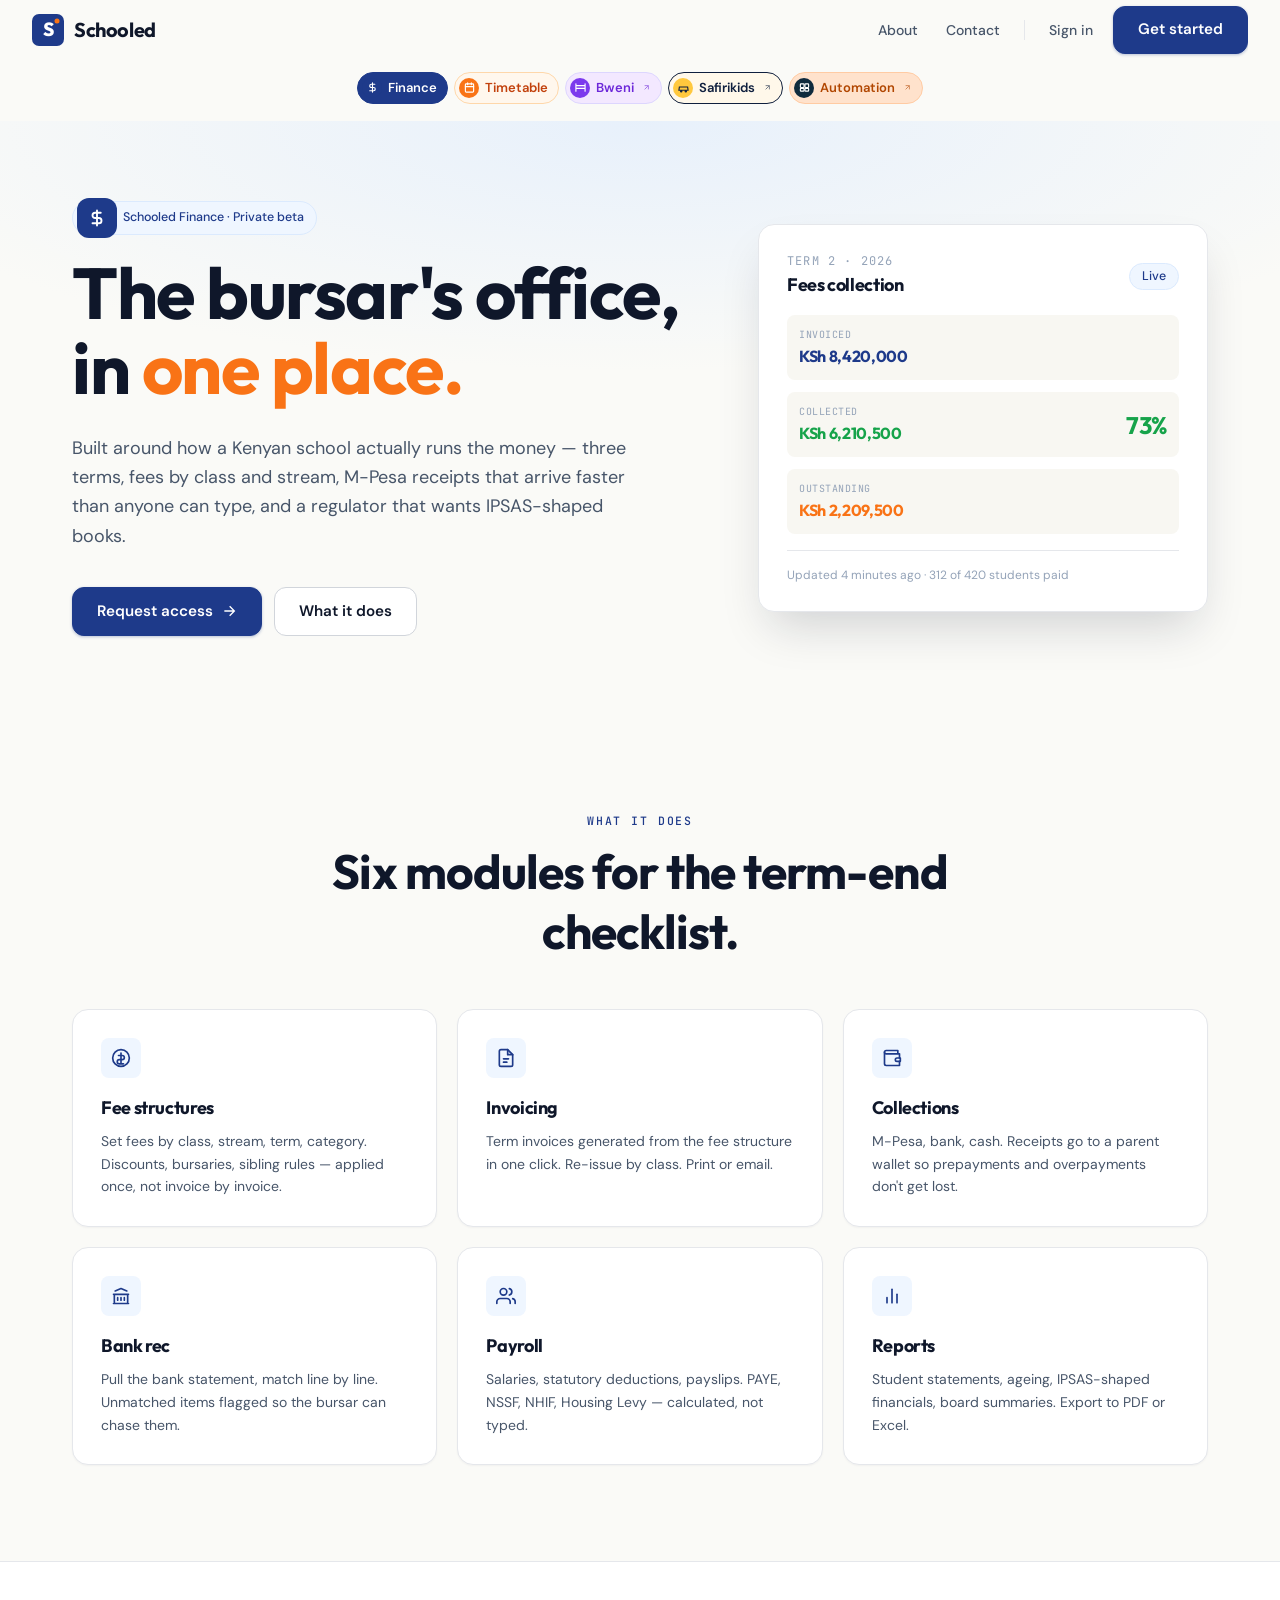
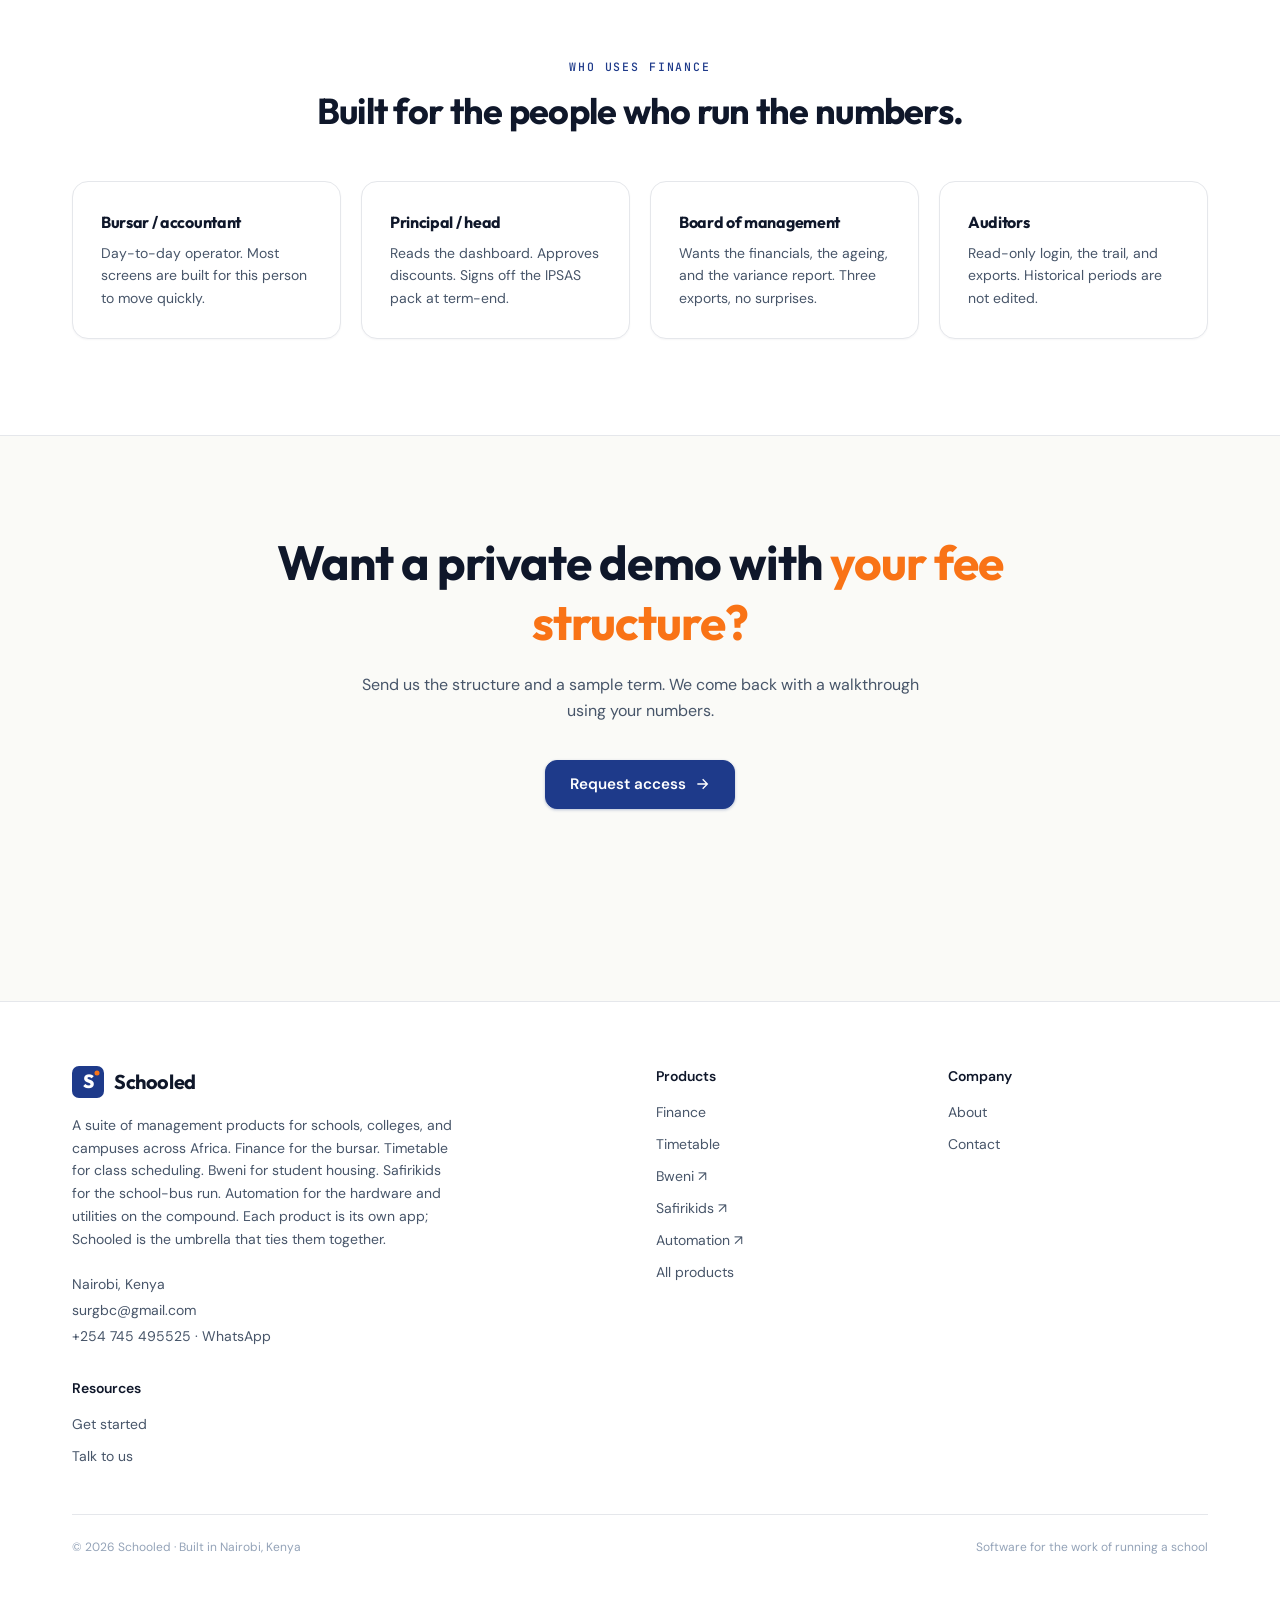
<file: finance.html>
<!DOCTYPE html><!--woZmfm_XFeIQzgiW1Pzbi--><html lang="en"><head><meta charSet="utf-8"/><meta name="viewport" content="width=device-width, initial-scale=1"/><link rel="stylesheet" href="/_next/static/chunks/661ea3d9c3ac8128.css" data-precedence="next"/><link rel="preload" as="script" fetchPriority="low" href="/_next/static/chunks/5bce68295c7f1f97.js"/><script src="/_next/static/chunks/391b5727e5bc11ec.js" async=""></script><script src="/_next/static/chunks/1c64b19886203277.js" async=""></script><script src="/_next/static/chunks/c44ba29902c6819e.js" async=""></script><script src="/_next/static/chunks/turbopack-5e5e5629a9695c20.js" async=""></script><script src="/_next/static/chunks/4e9345d67ce99cf3.js" async=""></script><script src="/_next/static/chunks/6c33792a57a66467.js" async=""></script><script src="/_next/static/chunks/beefb697acdd731a.js" async=""></script><link rel="preload" href="https://fonts.googleapis.com/css2?family=Outfit:wght@400;500;600;700;800&amp;family=DM+Sans:wght@400;500;600;700&amp;family=JetBrains+Mono:wght@400;500&amp;display=swap" as="style"/><link rel="preconnect" href="https://fonts.googleapis.com"/><link rel="preconnect" href="https://fonts.gstatic.com" crossorigin=""/><meta name="theme-color" content="#1E3A8A"/><title>Finance · Schooled</title><meta name="description" content="A suite of management products for schools, colleges, and campuses across Africa. Finance for the bursar. Timetable for class scheduling. Bweni for student housing. Safirikids for the school-bus run. Automation for the hardware and utilities on the compound. Each product is its own app; Schooled is the umbrella that ties them together."/><meta name="author" content="Schooled"/><link rel="manifest" href="/manifest.json"/><meta name="keywords" content="school management software,school finance Kenya,school bus tracking,Safirikids,African school software,bursar software,ICAAP school finance"/><meta name="creator" content="Schooled"/><meta name="publisher" content="Schooled"/><meta name="robots" content="index, follow"/><meta property="og:title" content="Schooled — Software for schools, colleges, and campuses."/><meta property="og:description" content="A suite of management products for schools, colleges, and campuses across Africa. Finance for the bursar. Timetable for class scheduling. Bweni for student housing. Safirikids for the school-bus run. Automation for the hardware and utilities on the compound. Each product is its own app; Schooled is the umbrella that ties them together."/><meta property="og:url" content="https://schooled.cseco.co.ke"/><meta property="og:site_name" content="Schooled"/><meta property="og:locale" content="en_US"/><meta property="og:image" content="https://schooled.cseco.co.ke/og-image.png"/><meta property="og:image:width" content="1200"/><meta property="og:image:height" content="630"/><meta property="og:image:alt" content="Software for schools, colleges, and campuses."/><meta property="og:image:type" content="image/png"/><meta property="og:type" content="website"/><meta name="twitter:card" content="summary_large_image"/><meta name="twitter:title" content="Schooled — Software for schools, colleges, and campuses."/><meta name="twitter:description" content="A suite of management products for schools, colleges, and campuses across Africa. Finance for the bursar. Timetable for class scheduling. Bweni for student housing. Safirikids for the school-bus run. Automation for the hardware and utilities on the compound. Each product is its own app; Schooled is the umbrella that ties them together."/><meta name="twitter:image" content="https://schooled.cseco.co.ke/og-image.png"/><link rel="icon" href="/favicon.svg" type="image/svg+xml"/><link rel="icon" href="/favicon.png" type="image/png" sizes="32x32"/><link rel="apple-touch-icon" href="/apple-touch-icon.png"/><link rel="stylesheet" href="https://fonts.googleapis.com/css2?family=Outfit:wght@400;500;600;700;800&amp;family=DM+Sans:wght@400;500;600;700&amp;family=JetBrains+Mono:wght@400;500&amp;display=swap"/><script src="/_next/static/chunks/a6dad97d9634a72d.js" noModule=""></script></head><body class="antialiased bg-[var(--color-canvas)] text-[var(--color-ink)] min-h-screen flex flex-col"><div hidden=""><!--$--><!--/$--></div><header class="sticky top-0 z-40 transition-[background-color,backdrop-filter,box-shadow,border-color] duration-300 ease-out" style="background:transparent;backdrop-filter:none;-webkit-backdrop-filter:none;box-shadow:none;border-bottom:1px solid transparent"><div class="max-w-[1280px] mx-auto px-6 lg:px-8"><div class="flex items-center justify-between gap-4 lg:overflow-hidden transition-[height,opacity] duration-300 ease-out h-[60px] lg:opacity-100"><a class="flex items-center gap-2.5 shrink-0" href="/"><svg width="32" height="32" viewBox="0 0 64 64" xmlns="http://www.w3.org/2000/svg" aria-hidden="true"><rect width="64" height="64" rx="14" fill="var(--color-sky)"></rect><text x="32" y="44" text-anchor="middle" font-family="var(--font-display), system-ui, sans-serif" font-size="38" font-weight="800" letter-spacing="-1" fill="var(--color-paper)">S</text><circle cx="50" cy="14" r="5" fill="var(--color-ember)"></circle></svg><span class="font-display text-xl font-bold text-[var(--color-ink)] tracking-tight">Schooled</span></a><div class="hidden lg:flex items-center gap-1 shrink-0"><a class="px-3 py-2 text-sm font-medium rounded-lg transition-colors text-[var(--color-ink-soft)] hover:text-[var(--color-ink)]" href="/about">About</a><a class="px-3 py-2 text-sm font-medium rounded-lg transition-colors text-[var(--color-ink-soft)] hover:text-[var(--color-ink)]" href="/contact">Contact</a><div class="w-px h-5 bg-[var(--color-edge)] mx-2"></div><a href="https://app.schooled.cseco.co.ke" class="px-3 py-2 text-sm font-medium text-[var(--color-ink-soft)] hover:text-[var(--color-ink)]">Sign in</a><a class="btn-primary text-sm py-2 px-4 ml-1" href="/contact">Get started</a></div><button class="lg:hidden inline-flex items-center justify-center w-10 h-10 rounded-lg border border-[var(--color-edge-strong)]" aria-label="Toggle menu"><svg width="18" height="18" viewBox="0 0 24 24" fill="none" stroke="currentColor" stroke-width="2"><line x1="4" y1="7" x2="20" y2="7"></line><line x1="4" y1="17" x2="20" y2="17"></line></svg></button></div><nav class="hidden lg:flex items-center gap-3 justify-between transition-[padding] duration-300 ease-out" style="padding-top:0.25rem;padding-bottom:0.5rem"><a aria-label="Schooled — home" class="flex items-center gap-2 shrink-0 overflow-hidden transition-all duration-300 ease-out" style="opacity:0;max-width:0px;margin-right:0px;pointer-events:none" href="/"><svg width="22" height="22" viewBox="0 0 64 64" xmlns="http://www.w3.org/2000/svg" aria-hidden="true"><rect width="64" height="64" rx="14" fill="var(--color-sky)"></rect><text x="32" y="44" text-anchor="middle" font-family="var(--font-display), system-ui, sans-serif" font-size="38" font-weight="800" letter-spacing="-1" fill="var(--color-paper)">S</text><circle cx="50" cy="14" r="5" fill="var(--color-ember)"></circle></svg><span class="font-display text-sm font-bold text-[var(--color-ink)] tracking-tight whitespace-nowrap">Schooled</span></a><div class="flex items-center gap-1.5 flex-1 justify-center"><a class="inline-flex items-center gap-1.5 pl-1 pr-2.5 h-8 rounded-full border text-[13px] font-semibold transition-all" style="background:var(--color-sky);color:white;border-color:var(--color-sky)" href="/finance"><span class="flex items-center justify-center w-5 h-5 rounded-full shrink-0" style="background:var(--color-sky);color:white"><svg width="11" height="11" viewBox="0 0 24 24" fill="none" stroke="currentColor" stroke-width="2.5" stroke-linecap="round"><path d="M12 2v20M17 5H9.5a3.5 3.5 0 0 0 0 7h5a3.5 3.5 0 0 1 0 7H6"></path></svg></span>Finance</a><a class="inline-flex items-center gap-1.5 pl-1 pr-2.5 h-8 rounded-full border text-[13px] font-semibold transition-all" style="background:var(--color-ember-tint);color:var(--color-ember-deep);border-color:var(--color-ember-soft)" href="/timetable"><span class="flex items-center justify-center w-5 h-5 rounded-full shrink-0" style="background:var(--color-ember);color:white"><svg width="11" height="11" viewBox="0 0 24 24" fill="none" stroke="currentColor" stroke-width="2.5" stroke-linecap="round" stroke-linejoin="round"><rect x="3" y="4" width="18" height="18" rx="2"></rect><line x1="16" y1="2" x2="16" y2="6"></line><line x1="8" y1="2" x2="8" y2="6"></line><line x1="3" y1="10" x2="21" y2="10"></line></svg></span>Timetable</a><a href="https://bweni.cseco.co.ke/" target="_blank" rel="noopener noreferrer" class="inline-flex items-center gap-1.5 pl-1 pr-2.5 h-8 rounded-full border text-[13px] font-semibold transition-all" style="background:#F3E8FF;color:#6D28D9;border-color:#DDD6FE"><span class="flex items-center justify-center w-5 h-5 rounded-full shrink-0" style="background:#7C3AED;color:white"><svg width="11" height="11" viewBox="0 0 24 24" fill="none" stroke="currentColor" stroke-width="2.5" stroke-linecap="round" stroke-linejoin="round"><path d="M2 4v16M22 4v16M2 8h20M2 14h20"></path></svg></span>Bweni<svg width="9" height="9" viewBox="0 0 24 24" fill="none" stroke="currentColor" stroke-width="2.5" class="opacity-60 ml-0.5"><path d="M7 17 17 7M7 7h10v10"></path></svg></a><a href="https://safirikids.cseco.co.ke" target="_blank" rel="noopener noreferrer" class="inline-flex items-center gap-1.5 pl-1 pr-2.5 h-8 rounded-full border text-[13px] font-semibold transition-all" style="background:#FFF8EA;color:#0F1F3D;border-color:#0F1F3D"><span class="flex items-center justify-center w-5 h-5 rounded-full shrink-0" style="background:#FFC83D;color:#0F1F3D"><svg width="11" height="11" viewBox="0 0 24 24" fill="none" stroke="currentColor" stroke-width="2.5" stroke-linecap="round"><path d="M2 18h20l-1-7H3z"></path><circle cx="7" cy="20" r="1.5"></circle><circle cx="17" cy="20" r="1.5"></circle></svg></span>Safirikids<svg width="9" height="9" viewBox="0 0 24 24" fill="none" stroke="currentColor" stroke-width="2.5" class="opacity-60 ml-0.5"><path d="M7 17 17 7M7 7h10v10"></path></svg></a><a href="https://schooled-automation.cseco.co.ke" target="_blank" rel="noopener noreferrer" class="inline-flex items-center gap-1.5 pl-1 pr-2.5 h-8 rounded-full border text-[13px] font-semibold transition-all" style="background:#FFE2CC;color:#B14600;border-color:#FFCBA3"><span class="flex items-center justify-center w-5 h-5 rounded-full shrink-0" style="background:#0F2A3D;color:white"><svg width="11" height="11" viewBox="0 0 24 24" fill="none" stroke="currentColor" stroke-width="2.5" stroke-linecap="round" stroke-linejoin="round"><rect x="3" y="4" width="8" height="8" rx="1.5"></rect><rect x="13" y="4" width="8" height="8" rx="1.5"></rect><rect x="3" y="14" width="8" height="6" rx="1.5"></rect><rect x="13" y="14" width="8" height="6" rx="1.5"></rect></svg></span>Automation<svg width="9" height="9" viewBox="0 0 24 24" fill="none" stroke="currentColor" stroke-width="2.5" class="opacity-60 ml-0.5"><path d="M7 17 17 7M7 7h10v10"></path></svg></a></div><div class="flex items-center gap-2 shrink-0 overflow-hidden transition-all duration-300 ease-out" style="opacity:0;max-width:0px;margin-left:0px;pointer-events:none"><a href="https://app.schooled.cseco.co.ke" class="text-sm font-medium text-[var(--color-ink-soft)] hover:text-[var(--color-ink)] whitespace-nowrap">Sign in</a><a class="btn-primary text-sm py-1.5 px-3.5 whitespace-nowrap" href="/contact">Get started</a></div></nav></div></header><main class="relative flex-1"><section class="bg-gradient-sky pt-12 lg:pt-20 pb-20"><div class="max-w-[1200px] mx-auto px-6 lg:px-8 grid lg:grid-cols-12 gap-10 items-center"><div class="lg:col-span-7"><div class="badge mb-5"><div class="w-10 h-10 -my-2 -ml-2 rounded-xl bg-[var(--color-sky)] flex items-center justify-center"><svg width="18" height="18" viewBox="0 0 24 24" fill="none" stroke="white" stroke-width="2.5" stroke-linecap="round"><path d="M12 2v20M17 5H9.5a3.5 3.5 0 0 0 0 7h5a3.5 3.5 0 0 1 0 7H6"></path></svg></div>Schooled Finance · Private beta</div><h1 class="font-display text-4xl md:text-6xl lg:text-7xl text-[var(--color-ink)] leading-[1.05] tracking-[-0.025em]">The bursar&#x27;s office, in <span class="text-[var(--color-ember)]">one place.</span></h1><p class="text-lg text-[var(--color-ink-soft)] mt-7 leading-relaxed max-w-xl">Built around how a Kenyan school actually runs the money — three terms, fees by class and stream, M-Pesa receipts that arrive faster than anyone can type, and a regulator that wants IPSAS-shaped books.</p><div class="mt-9 flex flex-wrap gap-3"><a class="btn-primary" href="/contact">Request access<svg width="16" height="16" viewBox="0 0 24 24" fill="none" stroke="currentColor" stroke-width="2"><path d="M5 12h14M13 5l7 7-7 7"></path></svg></a><a href="#modules" class="btn-ghost">What it does</a></div></div><div class="lg:col-span-5"><div class="saas-card p-6" style="box-shadow:0 24px 48px -12px rgba(15,23,42,0.18)"><div class="flex items-center justify-between mb-4"><div><p class="text-xs font-mono text-[var(--color-ink-mute)] uppercase tracking-widest">Term 2 · 2026</p><p class="font-display text-lg font-bold mt-0.5">Fees collection</p></div><span class="badge text-xs">Live</span></div><div class="space-y-3"><div class="flex items-center justify-between p-3 rounded-lg bg-[var(--color-paper-warm)]"><div><p class="text-[10px] uppercase tracking-wider text-[var(--color-ink-mute)] font-mono">Invoiced</p><p class="font-display font-bold text-base mt-0.5" style="color:var(--color-sky)">KSh 8,420,000</p></div></div><div class="flex items-center justify-between p-3 rounded-lg bg-[var(--color-paper-warm)]"><div><p class="text-[10px] uppercase tracking-wider text-[var(--color-ink-mute)] font-mono">Collected</p><p class="font-display font-bold text-base mt-0.5" style="color:#16a34a">KSh 6,210,500</p></div><div class="text-right"><p class="text-2xl font-display font-bold" style="color:#16a34a">73<!-- -->%</p></div></div><div class="flex items-center justify-between p-3 rounded-lg bg-[var(--color-paper-warm)]"><div><p class="text-[10px] uppercase tracking-wider text-[var(--color-ink-mute)] font-mono">Outstanding</p><p class="font-display font-bold text-base mt-0.5" style="color:var(--color-ember)">KSh 2,209,500</p></div></div></div><div class="mt-4 pt-4 border-t border-[var(--color-edge)] text-xs text-[var(--color-ink-mute)]">Updated 4 minutes ago · 312 of 420 students paid</div></div></div></div></section><section id="modules" class="py-20 lg:py-24"><div class="max-w-[1200px] mx-auto px-6 lg:px-8"><div class="text-center mb-12 max-w-2xl mx-auto"><p class="eyebrow mb-3">What it does</p><h2 class="font-display text-3xl md:text-5xl text-[var(--color-ink)] leading-tight tracking-tight">Six modules for the term-end checklist.</h2></div><div class="grid md:grid-cols-2 lg:grid-cols-3 gap-5"><div class="saas-card"><div class="w-10 h-10 rounded-lg bg-[var(--color-sky-tint)] flex items-center justify-center mb-4"><svg width="20" height="20" viewBox="0 0 24 24" fill="none" stroke="var(--color-sky)" stroke-width="2" stroke-linecap="round" stroke-linejoin="round"><circle cx="12" cy="12" r="10"></circle><path d="M12 6v12M9 9h4.5a2.5 2.5 0 0 1 0 5H10a2.5 2.5 0 0 0 0 5H15"></path></svg></div><h3 class="font-display text-lg font-bold text-[var(--color-ink)] mb-2">Fee structures</h3><p class="text-sm text-[var(--color-ink-soft)] leading-relaxed">Set fees by class, stream, term, category. Discounts, bursaries, sibling rules — applied once, not invoice by invoice.</p></div><div class="saas-card"><div class="w-10 h-10 rounded-lg bg-[var(--color-sky-tint)] flex items-center justify-center mb-4"><svg width="20" height="20" viewBox="0 0 24 24" fill="none" stroke="var(--color-sky)" stroke-width="2" stroke-linecap="round" stroke-linejoin="round"><path d="M14 2H6a2 2 0 0 0-2 2v16a2 2 0 0 0 2 2h12a2 2 0 0 0 2-2V8z"></path><polyline points="14 2 14 8 20 8"></polyline><line x1="9" y1="13" x2="15" y2="13"></line><line x1="9" y1="17" x2="13" y2="17"></line></svg></div><h3 class="font-display text-lg font-bold text-[var(--color-ink)] mb-2">Invoicing</h3><p class="text-sm text-[var(--color-ink-soft)] leading-relaxed">Term invoices generated from the fee structure in one click. Re-issue by class. Print or email.</p></div><div class="saas-card"><div class="w-10 h-10 rounded-lg bg-[var(--color-sky-tint)] flex items-center justify-center mb-4"><svg width="20" height="20" viewBox="0 0 24 24" fill="none" stroke="var(--color-sky)" stroke-width="2" stroke-linecap="round" stroke-linejoin="round"><path d="M21 12V7H5a2 2 0 0 1 0-4h14v4"></path><path d="M3 5v14a2 2 0 0 0 2 2h16v-5"></path><path d="M18 12a2 2 0 0 0 0 4h4v-4Z"></path></svg></div><h3 class="font-display text-lg font-bold text-[var(--color-ink)] mb-2">Collections</h3><p class="text-sm text-[var(--color-ink-soft)] leading-relaxed">M-Pesa, bank, cash. Receipts go to a parent wallet so prepayments and overpayments don&#x27;t get lost.</p></div><div class="saas-card"><div class="w-10 h-10 rounded-lg bg-[var(--color-sky-tint)] flex items-center justify-center mb-4"><svg width="20" height="20" viewBox="0 0 24 24" fill="none" stroke="var(--color-sky)" stroke-width="2" stroke-linecap="round" stroke-linejoin="round"><path d="M3 21h18M3 10h18M5 6l7-3 7 3M4 10v11M20 10v11M8 14v3M12 14v3M16 14v3"></path></svg></div><h3 class="font-display text-lg font-bold text-[var(--color-ink)] mb-2">Bank rec</h3><p class="text-sm text-[var(--color-ink-soft)] leading-relaxed">Pull the bank statement, match line by line. Unmatched items flagged so the bursar can chase them.</p></div><div class="saas-card"><div class="w-10 h-10 rounded-lg bg-[var(--color-sky-tint)] flex items-center justify-center mb-4"><svg width="20" height="20" viewBox="0 0 24 24" fill="none" stroke="var(--color-sky)" stroke-width="2" stroke-linecap="round" stroke-linejoin="round"><path d="M17 21v-2a4 4 0 0 0-4-4H5a4 4 0 0 0-4 4v2"></path><circle cx="9" cy="7" r="4"></circle><path d="M23 21v-2a4 4 0 0 0-3-3.87M16 3.13a4 4 0 0 1 0 7.75"></path></svg></div><h3 class="font-display text-lg font-bold text-[var(--color-ink)] mb-2">Payroll</h3><p class="text-sm text-[var(--color-ink-soft)] leading-relaxed">Salaries, statutory deductions, payslips. PAYE, NSSF, NHIF, Housing Levy — calculated, not typed.</p></div><div class="saas-card"><div class="w-10 h-10 rounded-lg bg-[var(--color-sky-tint)] flex items-center justify-center mb-4"><svg width="20" height="20" viewBox="0 0 24 24" fill="none" stroke="var(--color-sky)" stroke-width="2" stroke-linecap="round" stroke-linejoin="round"><line x1="18" y1="20" x2="18" y2="10"></line><line x1="12" y1="20" x2="12" y2="4"></line><line x1="6" y1="20" x2="6" y2="14"></line></svg></div><h3 class="font-display text-lg font-bold text-[var(--color-ink)] mb-2">Reports</h3><p class="text-sm text-[var(--color-ink-soft)] leading-relaxed">Student statements, ageing, IPSAS-shaped financials, board summaries. Export to PDF or Excel.</p></div></div></div></section><section class="py-20 lg:py-24 bg-[var(--color-paper)] border-y border-[var(--color-edge)]"><div class="max-w-[1200px] mx-auto px-6 lg:px-8"><div class="text-center mb-12 max-w-2xl mx-auto"><p class="eyebrow mb-3">Who uses Finance</p><h2 class="font-display text-3xl md:text-4xl text-[var(--color-ink)] leading-tight tracking-tight">Built for the people who run the numbers.</h2></div><div class="grid md:grid-cols-2 lg:grid-cols-4 gap-5"><div class="saas-card"><h3 class="font-display text-base font-bold text-[var(--color-ink)] mb-2">Bursar / accountant</h3><p class="text-sm text-[var(--color-ink-soft)] leading-relaxed">Day-to-day operator. Most screens are built for this person to move quickly.</p></div><div class="saas-card"><h3 class="font-display text-base font-bold text-[var(--color-ink)] mb-2">Principal / head</h3><p class="text-sm text-[var(--color-ink-soft)] leading-relaxed">Reads the dashboard. Approves discounts. Signs off the IPSAS pack at term-end.</p></div><div class="saas-card"><h3 class="font-display text-base font-bold text-[var(--color-ink)] mb-2">Board of management</h3><p class="text-sm text-[var(--color-ink-soft)] leading-relaxed">Wants the financials, the ageing, and the variance report. Three exports, no surprises.</p></div><div class="saas-card"><h3 class="font-display text-base font-bold text-[var(--color-ink)] mb-2">Auditors</h3><p class="text-sm text-[var(--color-ink-soft)] leading-relaxed">Read-only login, the trail, and exports. Historical periods are not edited.</p></div></div></div></section><section class="py-20 lg:py-24"><div class="max-w-[900px] mx-auto px-6 lg:px-8 text-center"><h2 class="font-display text-3xl md:text-5xl text-[var(--color-ink)] leading-tight tracking-tight">Want a private demo with <span class="text-[var(--color-ember)]">your fee structure?</span></h2><p class="text-[var(--color-ink-soft)] mt-5 leading-relaxed max-w-xl mx-auto">Send us the structure and a sample term. We come back with a walkthrough using your numbers.</p><a class="btn-primary mt-9" href="/contact">Request access<svg width="16" height="16" viewBox="0 0 24 24" fill="none" stroke="currentColor" stroke-width="2"><path d="M5 12h14M13 5l7 7-7 7"></path></svg></a></div></section><!--$--><!--/$--></main><footer class="bg-[var(--color-paper)] border-t border-[var(--color-edge)] mt-24"><div class="max-w-[1200px] mx-auto px-6 lg:px-8 py-16"><div class="grid grid-cols-12 gap-8 mb-12"><div class="col-span-12 md:col-span-5"><div class="flex items-center gap-2.5 mb-4"><svg width="32" height="32" viewBox="0 0 64 64" xmlns="http://www.w3.org/2000/svg" aria-hidden="true"><rect width="64" height="64" rx="14" fill="var(--color-sky)"></rect><text x="32" y="44" text-anchor="middle" font-family="var(--font-display), system-ui, sans-serif" font-size="38" font-weight="800" letter-spacing="-1" fill="var(--color-paper)">S</text><circle cx="50" cy="14" r="5" fill="var(--color-ember)"></circle></svg><span class="font-display text-xl font-bold tracking-tight">Schooled</span></div><p class="text-[var(--color-ink-soft)] text-sm leading-relaxed max-w-sm">A suite of management products for schools, colleges, and campuses across Africa. Finance for the bursar. Timetable for class scheduling. Bweni for student housing. Safirikids for the school-bus run. Automation for the hardware and utilities on the compound. Each product is its own app; Schooled is the umbrella that ties them together.</p><div class="mt-6 space-y-1.5 text-sm text-[var(--color-ink-soft)]"><p>Nairobi, Kenya</p><p><a href="mailto:surgbc@gmail.com" class="hover:text-[var(--color-sky)]">surgbc@gmail.com</a></p><p><a href="tel:+254745495525" class="hover:text-[var(--color-sky)]">+254 745 495525</a> · <a href="https://wa.me/254745495525" target="_blank" rel="noopener" class="hover:text-[var(--color-sky)]">WhatsApp</a></p></div></div><div class="col-span-6 md:col-span-3 md:col-start-7"><p class="font-semibold text-[var(--color-ink)] text-sm mb-4">Products</p><ul class="space-y-3 text-sm text-[var(--color-ink-soft)]"><li><a class="hover:text-[var(--color-sky)]" href="/finance">Finance</a></li><li><a class="hover:text-[var(--color-sky)]" href="/timetable">Timetable</a></li><li><a href="https://bweni.cseco.co.ke/" target="_blank" rel="noopener" class="hover:text-[var(--color-sky)]">Bweni ↗</a></li><li><a href="https://safirikids.cseco.co.ke" target="_blank" rel="noopener" class="hover:text-[var(--color-sky)]">Safirikids ↗</a></li><li><a href="https://schooled-automation.cseco.co.ke" target="_blank" rel="noopener" class="hover:text-[var(--color-sky)]">Automation ↗</a></li><li><a class="hover:text-[var(--color-sky)]" href="/products">All products</a></li></ul></div><div class="col-span-6 md:col-span-2"><p class="font-semibold text-[var(--color-ink)] text-sm mb-4">Company</p><ul class="space-y-3 text-sm text-[var(--color-ink-soft)]"><li><a class="hover:text-[var(--color-sky)]" href="/about">About</a></li><li><a class="hover:text-[var(--color-sky)]" href="/contact">Contact</a></li></ul></div><div class="col-span-12 md:col-span-2"><p class="font-semibold text-[var(--color-ink)] text-sm mb-4">Resources</p><ul class="space-y-3 text-sm text-[var(--color-ink-soft)]"><li><a class="hover:text-[var(--color-sky)]" href="/contact">Get started</a></li><li><a class="hover:text-[var(--color-sky)]" href="/contact">Talk to us</a></li></ul></div></div><div class="border-t border-[var(--color-edge)] pt-6 flex flex-col sm:flex-row justify-between items-start sm:items-center gap-3"><p class="text-xs text-[var(--color-ink-mute)]">© <!-- -->2026<!-- --> Schooled · Built in <!-- -->Nairobi, Kenya</p><p class="text-xs text-[var(--color-ink-mute)]">Software for the work of running a school</p></div></div></footer><script src="/_next/static/chunks/5bce68295c7f1f97.js" id="_R_" async=""></script><script>(self.__next_f=self.__next_f||[]).push([0])</script><script>self.__next_f.push([1,"1:\"$Sreact.fragment\"\n2:I[2971,[\"/_next/static/chunks/4e9345d67ce99cf3.js\"],\"Header\"]\n3:I[92322,[\"/_next/static/chunks/6c33792a57a66467.js\",\"/_next/static/chunks/beefb697acdd731a.js\"],\"default\"]\n4:I[81409,[\"/_next/static/chunks/6c33792a57a66467.js\",\"/_next/static/chunks/beefb697acdd731a.js\"],\"default\"]\nc:I[60374,[\"/_next/static/chunks/6c33792a57a66467.js\",\"/_next/static/chunks/beefb697acdd731a.js\"],\"default\"]\n:HL[\"/_next/static/chunks/661ea3d9c3ac8128.css\",\"style\"]\n:HL[\"https://fonts.googleapis.com/css2?family=Outfit:wght@400;500;600;700;800\u0026family=DM+Sans:wght@400;500;600;700\u0026family=JetBrains+Mono:wght@400;500\u0026display=swap\",\"style\"]\n"])</script><script>self.__next_f.push([1,"0:{\"P\":null,\"b\":\"woZmfm_XFeIQzgiW1Pzbi\",\"c\":[\"\",\"finance\"],\"q\":\"\",\"i\":false,\"f\":[[[\"\",{\"children\":[\"finance\",{\"children\":[\"__PAGE__\",{}]}]},\"$undefined\",\"$undefined\",true],[[\"$\",\"$1\",\"c\",{\"children\":[[[\"$\",\"link\",\"0\",{\"rel\":\"stylesheet\",\"href\":\"/_next/static/chunks/661ea3d9c3ac8128.css\",\"precedence\":\"next\",\"crossOrigin\":\"$undefined\",\"nonce\":\"$undefined\"}],[\"$\",\"script\",\"script-0\",{\"src\":\"/_next/static/chunks/4e9345d67ce99cf3.js\",\"async\":true,\"nonce\":\"$undefined\"}]],[\"$\",\"html\",null,{\"lang\":\"en\",\"children\":[[\"$\",\"head\",null,{\"children\":[[\"$\",\"link\",null,{\"rel\":\"preconnect\",\"href\":\"https://fonts.googleapis.com\"}],[\"$\",\"link\",null,{\"rel\":\"preconnect\",\"href\":\"https://fonts.gstatic.com\",\"crossOrigin\":\"\"}],[\"$\",\"link\",null,{\"rel\":\"stylesheet\",\"href\":\"https://fonts.googleapis.com/css2?family=Outfit:wght@400;500;600;700;800\u0026family=DM+Sans:wght@400;500;600;700\u0026family=JetBrains+Mono:wght@400;500\u0026display=swap\"}]]}],[\"$\",\"body\",null,{\"className\":\"antialiased bg-[var(--color-canvas)] text-[var(--color-ink)] min-h-screen flex flex-col\",\"children\":[[\"$\",\"$L2\",null,{}],[\"$\",\"main\",null,{\"className\":\"relative flex-1\",\"children\":[\"$\",\"$L3\",null,{\"parallelRouterKey\":\"children\",\"error\":\"$undefined\",\"errorStyles\":\"$undefined\",\"errorScripts\":\"$undefined\",\"template\":[\"$\",\"$L4\",null,{}],\"templateStyles\":\"$undefined\",\"templateScripts\":\"$undefined\",\"notFound\":[[[\"$\",\"title\",null,{\"children\":\"404: This page could not be found.\"}],[\"$\",\"div\",null,{\"style\":{\"fontFamily\":\"system-ui,\\\"Segoe UI\\\",Roboto,Helvetica,Arial,sans-serif,\\\"Apple Color Emoji\\\",\\\"Segoe UI Emoji\\\"\",\"height\":\"100vh\",\"textAlign\":\"center\",\"display\":\"flex\",\"flexDirection\":\"column\",\"alignItems\":\"center\",\"justifyContent\":\"center\"},\"children\":[\"$\",\"div\",null,{\"children\":[[\"$\",\"style\",null,{\"dangerouslySetInnerHTML\":{\"__html\":\"body{color:#000;background:#fff;margin:0}.next-error-h1{border-right:1px solid rgba(0,0,0,.3)}@media (prefers-color-scheme:dark){body{color:#fff;background:#000}.next-error-h1{border-right:1px solid rgba(255,255,255,.3)}}\"}}],[\"$\",\"h1\",null,{\"className\":\"next-error-h1\",\"style\":{\"display\":\"inline-block\",\"margin\":\"0 20px 0 0\",\"padding\":\"0 23px 0 0\",\"fontSize\":24,\"fontWeight\":500,\"verticalAlign\":\"top\",\"lineHeight\":\"49px\"},\"children\":404}],[\"$\",\"div\",null,{\"style\":{\"display\":\"inline-block\"},\"children\":[\"$\",\"h2\",null,{\"style\":{\"fontSize\":14,\"fontWeight\":400,\"lineHeight\":\"49px\",\"margin\":0},\"children\":\"This page could not be found.\"}]}]]}]}]],[]],\"forbidden\":\"$undefined\",\"unauthorized\":\"$undefined\"}]}],[\"$\",\"footer\",null,{\"className\":\"bg-[var(--color-paper)] border-t border-[var(--color-edge)] mt-24\",\"children\":[\"$\",\"div\",null,{\"className\":\"max-w-[1200px] mx-auto px-6 lg:px-8 py-16\",\"children\":[[\"$\",\"div\",null,{\"className\":\"grid grid-cols-12 gap-8 mb-12\",\"children\":[[\"$\",\"div\",null,{\"className\":\"col-span-12 md:col-span-5\",\"children\":[[\"$\",\"div\",null,{\"className\":\"flex items-center gap-2.5 mb-4\",\"children\":[[\"$\",\"svg\",null,{\"width\":32,\"height\":32,\"viewBox\":\"0 0 64 64\",\"xmlns\":\"http://www.w3.org/2000/svg\",\"aria-hidden\":true,\"children\":[[\"$\",\"rect\",null,{\"width\":\"64\",\"height\":\"64\",\"rx\":\"14\",\"fill\":\"var(--color-sky)\"}],[\"$\",\"text\",null,{\"x\":\"32\",\"y\":\"44\",\"textAnchor\":\"middle\",\"fontFamily\":\"var(--font-display), system-ui, sans-serif\",\"fontSize\":\"38\",\"fontWeight\":800,\"letterSpacing\":\"-1\",\"fill\":\"var(--color-paper)\",\"children\":\"S\"}],[\"$\",\"circle\",null,{\"cx\":\"50\",\"cy\":\"14\",\"r\":\"5\",\"fill\":\"var(--color-ember)\"}]]}],[\"$\",\"span\",null,{\"className\":\"font-display text-xl font-bold tracking-tight\",\"children\":\"Schooled\"}]]}],[\"$\",\"p\",null,{\"className\":\"text-[var(--color-ink-soft)] text-sm leading-relaxed max-w-sm\",\"children\":\"A suite of management products for schools, colleges, and campuses across Africa. Finance for the bursar. Timetable for class scheduling. Bweni for student housing. Safirikids for the school-bus run. Automation for the hardware and utilities on the compound. Each product is its own app; Schooled is the umbrella that ties them together.\"}],[\"$\",\"div\",null,{\"className\":\"mt-6 space-y-1.5 text-sm text-[var(--color-ink-soft)]\",\"children\":[[\"$\",\"p\",null,{\"children\":\"Nairobi, Kenya\"}],[\"$\",\"p\",null,{\"children\":[\"$\",\"a\",null,{\"href\":\"mailto:surgbc@gmail.com\",\"className\":\"hover:text-[var(--color-sky)]\",\"children\":\"surgbc@gmail.com\"}]}],[\"$\",\"p\",null,{\"children\":[[\"$\",\"a\",null,{\"href\":\"tel:+254745495525\",\"className\":\"hover:text-[var(--color-sky)]\",\"children\":\"+254 745 495525\"}],\" · \",[\"$\",\"a\",null,{\"href\":\"https://wa.me/254745495525\",\"target\":\"_blank\",\"rel\":\"noopener\",\"className\":\"hover:text-[var(--color-sky)]\",\"children\":\"WhatsApp\"}]]}]]}]]}],\"$L5\",\"$L6\",\"$L7\"]}],\"$L8\"]}]}]]}]]}]]}],{\"children\":[\"$L9\",{\"children\":[\"$La\",{},null,false,false]},null,false,false]},null,false,false],\"$Lb\",false]],\"m\":\"$undefined\",\"G\":[\"$c\",[]],\"S\":true}\n"])</script><script>self.__next_f.push([1,"d:I[74426,[\"/_next/static/chunks/4e9345d67ce99cf3.js\"],\"\"]\n14:I[19091,[\"/_next/static/chunks/6c33792a57a66467.js\",\"/_next/static/chunks/beefb697acdd731a.js\"],\"ViewportBoundary\"]\n16:I[19091,[\"/_next/static/chunks/6c33792a57a66467.js\",\"/_next/static/chunks/beefb697acdd731a.js\"],\"MetadataBoundary\"]\n17:\"$Sreact.suspense\"\n5:[\"$\",\"div\",null,{\"className\":\"col-span-6 md:col-span-3 md:col-start-7\",\"children\":[[\"$\",\"p\",null,{\"className\":\"font-semibold text-[var(--color-ink)] text-sm mb-4\",\"children\":\"Products\"}],[\"$\",\"ul\",null,{\"className\":\"space-y-3 text-sm text-[var(--color-ink-soft)]\",\"children\":[[\"$\",\"li\",null,{\"children\":[\"$\",\"$Ld\",null,{\"href\":\"/finance\",\"className\":\"hover:text-[var(--color-sky)]\",\"children\":\"Finance\"}]}],[\"$\",\"li\",null,{\"children\":[\"$\",\"$Ld\",null,{\"href\":\"/timetable\",\"className\":\"hover:text-[var(--color-sky)]\",\"children\":\"Timetable\"}]}],[\"$\",\"li\",null,{\"children\":[\"$\",\"a\",null,{\"href\":\"https://bweni.cseco.co.ke/\",\"target\":\"_blank\",\"rel\":\"noopener\",\"className\":\"hover:text-[var(--color-sky)]\",\"children\":\"Bweni ↗\"}]}],[\"$\",\"li\",null,{\"children\":[\"$\",\"a\",null,{\"href\":\"https://safirikids.cseco.co.ke\",\"target\":\"_blank\",\"rel\":\"noopener\",\"className\":\"hover:text-[var(--color-sky)]\",\"children\":\"Safirikids ↗\"}]}],[\"$\",\"li\",null,{\"children\":[\"$\",\"a\",null,{\"href\":\"https://schooled-automation.cseco.co.ke\",\"target\":\"_blank\",\"rel\":\"noopener\",\"className\":\"hover:text-[var(--color-sky)]\",\"children\":\"Automation ↗\"}]}],[\"$\",\"li\",null,{\"children\":[\"$\",\"$Ld\",null,{\"href\":\"/products\",\"className\":\"hover:text-[var(--color-sky)]\",\"children\":\"All products\"}]}]]}]]}]\n6:[\"$\",\"div\",null,{\"className\":\"col-span-6 md:col-span-2\",\"children\":[[\"$\",\"p\",null,{\"className\":\"font-semibold text-[var(--color-ink)] text-sm mb-4\",\"children\":\"Company\"}],[\"$\",\"ul\",null,{\"className\":\"space-y-3 text-sm text-[var(--color-ink-soft)]\",\"children\":[[\"$\",\"li\",null,{\"children\":[\"$\",\"$Ld\",null,{\"href\":\"/about\",\"className\":\"hover:text-[var(--color-sky)]\",\"children\":\"About\"}]}],[\"$\",\"li\",null,{\"children\":[\"$\",\"$Ld\",null,{\"href\":\"/contact\",\"className\":\"hover:text-[var(--color-sky)]\",\"children\":\"Contact\"}]}]]}]]}]\n7:[\"$\",\"div\",null,{\"className\":\"col-span-12 md:col-span-2\",\"children\":[[\"$\",\"p\",null,{\"className\":\"font-semibold text-[var(--color-ink)] text-sm mb-4\",\"children\":\"Resources\"}],[\"$\",\"ul\",null,{\"className\":\"space-y-3 text-sm text-[var(--color-ink-soft)]\",\"children\":[[\"$\",\"li\",null,{\"children\":[\"$\",\"$Ld\",null,{\"href\":\"/contact\",\"className\":\"hover:text-[var(--color-sky)]\",\"children\":\"Get started\"}]}],[\"$\",\"li\",null,{\"children\":[\"$\",\"$Ld\",null,{\"href\":\"/contact\",\"className\":\"hover:text-[var(--color-sky)]\",\"children\":\"Talk to us\"}]}]]}]]}]\n8:[\"$\",\"div\",null,{\"className\":\"border-t border-[var(--color-edge)] pt-6 flex flex-col sm:flex-row justify-between items-start sm:items-center gap-3\",\"children\":[[\"$\",\"p\",null,{\"className\":\"text-xs text-[var(--color-ink-mute)]\",\"children\":[\"© \",2026,\" Schooled · Built in \",\"Nairobi, Kenya\"]}],[\"$\",\"p\",null,{\"className\":\"text-xs text-[var(--color-ink-mute)]\",\"children\":\"Software for the work of running a school\"}]]}]\n9:[\"$\",\"$1\",\"c\",{\"children\":[null,[\"$\",\"$L3\",null,{\"parallelRouterKey\":\"children\",\"error\":\"$undefined\",\"errorStyles\":\"$undefined\",\"errorScripts\":\"$undefined\",\"template\":[\"$\",\"$L4\",null,{}],\"templateStyles\":\"$undefined\",\"templateScripts\":\"$undefined\",\"notFound\":\"$undefined\",\"forbidden\":\"$undefined\",\"unauthorized\":\"$undefined\"}]]}]\n"])</script><script>self.__next_f.push([1,"a:[\"$\",\"$1\",\"c\",{\"children\":[[[\"$\",\"section\",null,{\"className\":\"bg-gradient-sky pt-12 lg:pt-20 pb-20\",\"children\":[\"$\",\"div\",null,{\"className\":\"max-w-[1200px] mx-auto px-6 lg:px-8 grid lg:grid-cols-12 gap-10 items-center\",\"children\":[[\"$\",\"div\",null,{\"className\":\"lg:col-span-7\",\"children\":[[\"$\",\"div\",null,{\"className\":\"badge mb-5\",\"children\":[[\"$\",\"div\",null,{\"className\":\"w-10 h-10 -my-2 -ml-2 rounded-xl bg-[var(--color-sky)] flex items-center justify-center\",\"children\":[\"$\",\"svg\",null,{\"width\":\"18\",\"height\":\"18\",\"viewBox\":\"0 0 24 24\",\"fill\":\"none\",\"stroke\":\"white\",\"strokeWidth\":\"2.5\",\"strokeLinecap\":\"round\",\"children\":[\"$\",\"path\",null,{\"d\":\"M12 2v20M17 5H9.5a3.5 3.5 0 0 0 0 7h5a3.5 3.5 0 0 1 0 7H6\"}]}]}],\"Schooled Finance · Private beta\"]}],[\"$\",\"h1\",null,{\"className\":\"font-display text-4xl md:text-6xl lg:text-7xl text-[var(--color-ink)] leading-[1.05] tracking-[-0.025em]\",\"children\":[\"The bursar's office, in \",[\"$\",\"span\",null,{\"className\":\"text-[var(--color-ember)]\",\"children\":\"one place.\"}]]}],[\"$\",\"p\",null,{\"className\":\"text-lg text-[var(--color-ink-soft)] mt-7 leading-relaxed max-w-xl\",\"children\":\"Built around how a Kenyan school actually runs the money — three terms, fees by class and stream, M-Pesa receipts that arrive faster than anyone can type, and a regulator that wants IPSAS-shaped books.\"}],[\"$\",\"div\",null,{\"className\":\"mt-9 flex flex-wrap gap-3\",\"children\":[[\"$\",\"$Ld\",null,{\"href\":\"/contact\",\"className\":\"btn-primary\",\"children\":[\"Request access\",[\"$\",\"svg\",null,{\"width\":\"16\",\"height\":\"16\",\"viewBox\":\"0 0 24 24\",\"fill\":\"none\",\"stroke\":\"currentColor\",\"strokeWidth\":\"2\",\"children\":[\"$\",\"path\",null,{\"d\":\"M5 12h14M13 5l7 7-7 7\"}]}]]}],[\"$\",\"a\",null,{\"href\":\"#modules\",\"className\":\"btn-ghost\",\"children\":\"What it does\"}]]}]]}],[\"$\",\"div\",null,{\"className\":\"lg:col-span-5\",\"children\":[\"$\",\"div\",null,{\"className\":\"saas-card p-6\",\"style\":{\"boxShadow\":\"0 24px 48px -12px rgba(15,23,42,0.18)\"},\"children\":[[\"$\",\"div\",null,{\"className\":\"flex items-center justify-between mb-4\",\"children\":[[\"$\",\"div\",null,{\"children\":[[\"$\",\"p\",null,{\"className\":\"text-xs font-mono text-[var(--color-ink-mute)] uppercase tracking-widest\",\"children\":\"Term 2 · 2026\"}],[\"$\",\"p\",null,{\"className\":\"font-display text-lg font-bold mt-0.5\",\"children\":\"Fees collection\"}]]}],[\"$\",\"span\",null,{\"className\":\"badge text-xs\",\"children\":\"Live\"}]]}],[\"$\",\"div\",null,{\"className\":\"space-y-3\",\"children\":[[\"$\",\"div\",\"Invoiced\",{\"className\":\"flex items-center justify-between p-3 rounded-lg bg-[var(--color-paper-warm)]\",\"children\":[[\"$\",\"div\",null,{\"children\":[[\"$\",\"p\",null,{\"className\":\"text-[10px] uppercase tracking-wider text-[var(--color-ink-mute)] font-mono\",\"children\":\"Invoiced\"}],[\"$\",\"p\",null,{\"className\":\"font-display font-bold text-base mt-0.5\",\"style\":{\"color\":\"var(--color-sky)\"},\"children\":\"KSh 8,420,000\"}]]}],\"$undefined\"]}],[\"$\",\"div\",\"Collected\",{\"className\":\"flex items-center justify-between p-3 rounded-lg bg-[var(--color-paper-warm)]\",\"children\":[[\"$\",\"div\",null,{\"children\":[[\"$\",\"p\",null,{\"className\":\"text-[10px] uppercase tracking-wider text-[var(--color-ink-mute)] font-mono\",\"children\":\"Collected\"}],[\"$\",\"p\",null,{\"className\":\"font-display font-bold text-base mt-0.5\",\"style\":{\"color\":\"#16a34a\"},\"children\":\"KSh 6,210,500\"}]]}],[\"$\",\"div\",null,{\"className\":\"text-right\",\"children\":[\"$\",\"p\",null,{\"className\":\"text-2xl font-display font-bold\",\"style\":{\"color\":\"#16a34a\"},\"children\":[73,\"%\"]}]}]]}],[\"$\",\"div\",\"Outstanding\",{\"className\":\"flex items-center justify-between p-3 rounded-lg bg-[var(--color-paper-warm)]\",\"children\":[[\"$\",\"div\",null,{\"children\":[[\"$\",\"p\",null,{\"className\":\"text-[10px] uppercase tracking-wider text-[var(--color-ink-mute)] font-mono\",\"children\":\"Outstanding\"}],[\"$\",\"p\",null,{\"className\":\"font-display font-bold text-base mt-0.5\",\"style\":{\"color\":\"var(--color-ember)\"},\"children\":\"KSh 2,209,500\"}]]}],\"$undefined\"]}]]}],[\"$\",\"div\",null,{\"className\":\"mt-4 pt-4 border-t border-[var(--color-edge)] text-xs text-[var(--color-ink-mute)]\",\"children\":\"Updated 4 minutes ago · 312 of 420 students paid\"}]]}]}]]}]}],[\"$\",\"section\",null,{\"id\":\"modules\",\"className\":\"py-20 lg:py-24\",\"children\":[\"$\",\"div\",null,{\"className\":\"max-w-[1200px] mx-auto px-6 lg:px-8\",\"children\":[[\"$\",\"div\",null,{\"className\":\"text-center mb-12 max-w-2xl mx-auto\",\"children\":[\"$Le\",\"$Lf\"]}],\"$L10\"]}]}],\"$L11\",\"$L12\"],null,\"$L13\"]}]\n"])</script><script>self.__next_f.push([1,"b:[\"$\",\"$1\",\"h\",{\"children\":[null,[\"$\",\"$L14\",null,{\"children\":\"$@15\"}],[\"$\",\"div\",null,{\"hidden\":true,\"children\":[\"$\",\"$L16\",null,{\"children\":[\"$\",\"$17\",null,{\"name\":\"Next.Metadata\",\"children\":\"$@18\"}]}]}],null]}]\n"])</script><script>self.__next_f.push([1,"1a:I[19091,[\"/_next/static/chunks/6c33792a57a66467.js\",\"/_next/static/chunks/beefb697acdd731a.js\"],\"OutletBoundary\"]\ne:[\"$\",\"p\",null,{\"className\":\"eyebrow mb-3\",\"children\":\"What it does\"}]\nf:[\"$\",\"h2\",null,{\"className\":\"font-display text-3xl md:text-5xl text-[var(--color-ink)] leading-tight tracking-tight\",\"children\":\"Six modules for the term-end checklist.\"}]\n"])</script><script>self.__next_f.push([1,"10:[\"$\",\"div\",null,{\"className\":\"grid md:grid-cols-2 lg:grid-cols-3 gap-5\",\"children\":[[\"$\",\"div\",\"Fee structures\",{\"className\":\"saas-card\",\"children\":[[\"$\",\"div\",null,{\"className\":\"w-10 h-10 rounded-lg bg-[var(--color-sky-tint)] flex items-center justify-center mb-4\",\"children\":[\"$\",\"svg\",null,{\"width\":20,\"height\":20,\"viewBox\":\"0 0 24 24\",\"fill\":\"none\",\"stroke\":\"var(--color-sky)\",\"strokeWidth\":2,\"strokeLinecap\":\"round\",\"strokeLinejoin\":\"round\",\"children\":[[\"$\",\"circle\",null,{\"cx\":\"12\",\"cy\":\"12\",\"r\":\"10\"}],[\"$\",\"path\",null,{\"d\":\"M12 6v12M9 9h4.5a2.5 2.5 0 0 1 0 5H10a2.5 2.5 0 0 0 0 5H15\"}]]}]}],[\"$\",\"h3\",null,{\"className\":\"font-display text-lg font-bold text-[var(--color-ink)] mb-2\",\"children\":\"Fee structures\"}],[\"$\",\"p\",null,{\"className\":\"text-sm text-[var(--color-ink-soft)] leading-relaxed\",\"children\":\"Set fees by class, stream, term, category. Discounts, bursaries, sibling rules — applied once, not invoice by invoice.\"}]]}],[\"$\",\"div\",\"Invoicing\",{\"className\":\"saas-card\",\"children\":[[\"$\",\"div\",null,{\"className\":\"w-10 h-10 rounded-lg bg-[var(--color-sky-tint)] flex items-center justify-center mb-4\",\"children\":[\"$\",\"svg\",null,{\"width\":20,\"height\":20,\"viewBox\":\"0 0 24 24\",\"fill\":\"none\",\"stroke\":\"var(--color-sky)\",\"strokeWidth\":2,\"strokeLinecap\":\"round\",\"strokeLinejoin\":\"round\",\"children\":[[\"$\",\"path\",null,{\"d\":\"M14 2H6a2 2 0 0 0-2 2v16a2 2 0 0 0 2 2h12a2 2 0 0 0 2-2V8z\"}],[\"$\",\"polyline\",null,{\"points\":\"14 2 14 8 20 8\"}],[\"$\",\"line\",null,{\"x1\":\"9\",\"y1\":\"13\",\"x2\":\"15\",\"y2\":\"13\"}],[\"$\",\"line\",null,{\"x1\":\"9\",\"y1\":\"17\",\"x2\":\"13\",\"y2\":\"17\"}]]}]}],[\"$\",\"h3\",null,{\"className\":\"font-display text-lg font-bold text-[var(--color-ink)] mb-2\",\"children\":\"Invoicing\"}],[\"$\",\"p\",null,{\"className\":\"text-sm text-[var(--color-ink-soft)] leading-relaxed\",\"children\":\"Term invoices generated from the fee structure in one click. Re-issue by class. Print or email.\"}]]}],[\"$\",\"div\",\"Collections\",{\"className\":\"saas-card\",\"children\":[[\"$\",\"div\",null,{\"className\":\"w-10 h-10 rounded-lg bg-[var(--color-sky-tint)] flex items-center justify-center mb-4\",\"children\":[\"$\",\"svg\",null,{\"width\":20,\"height\":20,\"viewBox\":\"0 0 24 24\",\"fill\":\"none\",\"stroke\":\"var(--color-sky)\",\"strokeWidth\":2,\"strokeLinecap\":\"round\",\"strokeLinejoin\":\"round\",\"children\":[[\"$\",\"path\",null,{\"d\":\"M21 12V7H5a2 2 0 0 1 0-4h14v4\"}],[\"$\",\"path\",null,{\"d\":\"M3 5v14a2 2 0 0 0 2 2h16v-5\"}],[\"$\",\"path\",null,{\"d\":\"M18 12a2 2 0 0 0 0 4h4v-4Z\"}]]}]}],[\"$\",\"h3\",null,{\"className\":\"font-display text-lg font-bold text-[var(--color-ink)] mb-2\",\"children\":\"Collections\"}],[\"$\",\"p\",null,{\"className\":\"text-sm text-[var(--color-ink-soft)] leading-relaxed\",\"children\":\"M-Pesa, bank, cash. Receipts go to a parent wallet so prepayments and overpayments don't get lost.\"}]]}],[\"$\",\"div\",\"Bank rec\",{\"className\":\"saas-card\",\"children\":[[\"$\",\"div\",null,{\"className\":\"w-10 h-10 rounded-lg bg-[var(--color-sky-tint)] flex items-center justify-center mb-4\",\"children\":[\"$\",\"svg\",null,{\"width\":20,\"height\":20,\"viewBox\":\"0 0 24 24\",\"fill\":\"none\",\"stroke\":\"var(--color-sky)\",\"strokeWidth\":2,\"strokeLinecap\":\"round\",\"strokeLinejoin\":\"round\",\"children\":[\"$\",\"path\",null,{\"d\":\"M3 21h18M3 10h18M5 6l7-3 7 3M4 10v11M20 10v11M8 14v3M12 14v3M16 14v3\"}]}]}],[\"$\",\"h3\",null,{\"className\":\"font-display text-lg font-bold text-[var(--color-ink)] mb-2\",\"children\":\"Bank rec\"}],[\"$\",\"p\",null,{\"className\":\"text-sm text-[var(--color-ink-soft)] leading-relaxed\",\"children\":\"Pull the bank statement, match line by line. Unmatched items flagged so the bursar can chase them.\"}]]}],[\"$\",\"div\",\"Payroll\",{\"className\":\"saas-card\",\"children\":[[\"$\",\"div\",null,{\"className\":\"w-10 h-10 rounded-lg bg-[var(--color-sky-tint)] flex items-center justify-center mb-4\",\"children\":[\"$\",\"svg\",null,{\"width\":20,\"height\":20,\"viewBox\":\"0 0 24 24\",\"fill\":\"none\",\"stroke\":\"var(--color-sky)\",\"strokeWidth\":2,\"strokeLinecap\":\"round\",\"strokeLinejoin\":\"round\",\"children\":[[\"$\",\"path\",null,{\"d\":\"M17 21v-2a4 4 0 0 0-4-4H5a4 4 0 0 0-4 4v2\"}],[\"$\",\"circle\",null,{\"cx\":\"9\",\"cy\":\"7\",\"r\":\"4\"}],[\"$\",\"path\",null,{\"d\":\"M23 21v-2a4 4 0 0 0-3-3.87M16 3.13a4 4 0 0 1 0 7.75\"}]]}]}],[\"$\",\"h3\",null,{\"className\":\"font-display text-lg font-bold text-[var(--color-ink)] mb-2\",\"children\":\"Payroll\"}],[\"$\",\"p\",null,{\"className\":\"text-sm text-[var(--color-ink-soft)] leading-relaxed\",\"children\":\"Salaries, statutory deductions, payslips. PAYE, NSSF, NHIF, Housing Levy — calculated, not typed.\"}]]}],\"$L19\"]}]\n"])</script><script>self.__next_f.push([1,"11:[\"$\",\"section\",null,{\"className\":\"py-20 lg:py-24 bg-[var(--color-paper)] border-y border-[var(--color-edge)]\",\"children\":[\"$\",\"div\",null,{\"className\":\"max-w-[1200px] mx-auto px-6 lg:px-8\",\"children\":[[\"$\",\"div\",null,{\"className\":\"text-center mb-12 max-w-2xl mx-auto\",\"children\":[[\"$\",\"p\",null,{\"className\":\"eyebrow mb-3\",\"children\":\"Who uses Finance\"}],[\"$\",\"h2\",null,{\"className\":\"font-display text-3xl md:text-4xl text-[var(--color-ink)] leading-tight tracking-tight\",\"children\":\"Built for the people who run the numbers.\"}]]}],[\"$\",\"div\",null,{\"className\":\"grid md:grid-cols-2 lg:grid-cols-4 gap-5\",\"children\":[[\"$\",\"div\",\"Bursar / accountant\",{\"className\":\"saas-card\",\"children\":[[\"$\",\"h3\",null,{\"className\":\"font-display text-base font-bold text-[var(--color-ink)] mb-2\",\"children\":\"Bursar / accountant\"}],[\"$\",\"p\",null,{\"className\":\"text-sm text-[var(--color-ink-soft)] leading-relaxed\",\"children\":\"Day-to-day operator. Most screens are built for this person to move quickly.\"}]]}],[\"$\",\"div\",\"Principal / head\",{\"className\":\"saas-card\",\"children\":[[\"$\",\"h3\",null,{\"className\":\"font-display text-base font-bold text-[var(--color-ink)] mb-2\",\"children\":\"Principal / head\"}],[\"$\",\"p\",null,{\"className\":\"text-sm text-[var(--color-ink-soft)] leading-relaxed\",\"children\":\"Reads the dashboard. Approves discounts. Signs off the IPSAS pack at term-end.\"}]]}],[\"$\",\"div\",\"Board of management\",{\"className\":\"saas-card\",\"children\":[[\"$\",\"h3\",null,{\"className\":\"font-display text-base font-bold text-[var(--color-ink)] mb-2\",\"children\":\"Board of management\"}],[\"$\",\"p\",null,{\"className\":\"text-sm text-[var(--color-ink-soft)] leading-relaxed\",\"children\":\"Wants the financials, the ageing, and the variance report. Three exports, no surprises.\"}]]}],[\"$\",\"div\",\"Auditors\",{\"className\":\"saas-card\",\"children\":[[\"$\",\"h3\",null,{\"className\":\"font-display text-base font-bold text-[var(--color-ink)] mb-2\",\"children\":\"Auditors\"}],[\"$\",\"p\",null,{\"className\":\"text-sm text-[var(--color-ink-soft)] leading-relaxed\",\"children\":\"Read-only login, the trail, and exports. Historical periods are not edited.\"}]]}]]}]]}]}]\n"])</script><script>self.__next_f.push([1,"12:[\"$\",\"section\",null,{\"className\":\"py-20 lg:py-24\",\"children\":[\"$\",\"div\",null,{\"className\":\"max-w-[900px] mx-auto px-6 lg:px-8 text-center\",\"children\":[[\"$\",\"h2\",null,{\"className\":\"font-display text-3xl md:text-5xl text-[var(--color-ink)] leading-tight tracking-tight\",\"children\":[\"Want a private demo with \",[\"$\",\"span\",null,{\"className\":\"text-[var(--color-ember)]\",\"children\":\"your fee structure?\"}]]}],[\"$\",\"p\",null,{\"className\":\"text-[var(--color-ink-soft)] mt-5 leading-relaxed max-w-xl mx-auto\",\"children\":\"Send us the structure and a sample term. We come back with a walkthrough using your numbers.\"}],[\"$\",\"$Ld\",null,{\"href\":\"/contact\",\"className\":\"btn-primary mt-9\",\"children\":[\"Request access\",[\"$\",\"svg\",null,{\"width\":\"16\",\"height\":\"16\",\"viewBox\":\"0 0 24 24\",\"fill\":\"none\",\"stroke\":\"currentColor\",\"strokeWidth\":\"2\",\"children\":[\"$\",\"path\",null,{\"d\":\"M5 12h14M13 5l7 7-7 7\"}]}]]}]]}]}]\n13:[\"$\",\"$L1a\",null,{\"children\":[\"$\",\"$17\",null,{\"name\":\"Next.MetadataOutlet\",\"children\":\"$@1b\"}]}]\n"])</script><script>self.__next_f.push([1,"19:[\"$\",\"div\",\"Reports\",{\"className\":\"saas-card\",\"children\":[[\"$\",\"div\",null,{\"className\":\"w-10 h-10 rounded-lg bg-[var(--color-sky-tint)] flex items-center justify-center mb-4\",\"children\":[\"$\",\"svg\",null,{\"width\":20,\"height\":20,\"viewBox\":\"0 0 24 24\",\"fill\":\"none\",\"stroke\":\"var(--color-sky)\",\"strokeWidth\":2,\"strokeLinecap\":\"round\",\"strokeLinejoin\":\"round\",\"children\":[[\"$\",\"line\",null,{\"x1\":\"18\",\"y1\":\"20\",\"x2\":\"18\",\"y2\":\"10\"}],[\"$\",\"line\",null,{\"x1\":\"12\",\"y1\":\"20\",\"x2\":\"12\",\"y2\":\"4\"}],[\"$\",\"line\",null,{\"x1\":\"6\",\"y1\":\"20\",\"x2\":\"6\",\"y2\":\"14\"}]]}]}],[\"$\",\"h3\",null,{\"className\":\"font-display text-lg font-bold text-[var(--color-ink)] mb-2\",\"children\":\"Reports\"}],[\"$\",\"p\",null,{\"className\":\"text-sm text-[var(--color-ink-soft)] leading-relaxed\",\"children\":\"Student statements, ageing, IPSAS-shaped financials, board summaries. Export to PDF or Excel.\"}]]}]\n"])</script><script>self.__next_f.push([1,"15:[[\"$\",\"meta\",\"0\",{\"charSet\":\"utf-8\"}],[\"$\",\"meta\",\"1\",{\"name\":\"viewport\",\"content\":\"width=device-width, initial-scale=1\"}],[\"$\",\"meta\",\"2\",{\"name\":\"theme-color\",\"content\":\"#1E3A8A\"}]]\n"])</script><script>self.__next_f.push([1,"1c:I[51042,[\"/_next/static/chunks/6c33792a57a66467.js\",\"/_next/static/chunks/beefb697acdd731a.js\"],\"IconMark\"]\n"])</script><script>self.__next_f.push([1,"18:[[\"$\",\"title\",\"0\",{\"children\":\"Finance · Schooled\"}],[\"$\",\"meta\",\"1\",{\"name\":\"description\",\"content\":\"A suite of management products for schools, colleges, and campuses across Africa. Finance for the bursar. Timetable for class scheduling. Bweni for student housing. Safirikids for the school-bus run. Automation for the hardware and utilities on the compound. Each product is its own app; Schooled is the umbrella that ties them together.\"}],[\"$\",\"meta\",\"2\",{\"name\":\"author\",\"content\":\"Schooled\"}],[\"$\",\"link\",\"3\",{\"rel\":\"manifest\",\"href\":\"/manifest.json\",\"crossOrigin\":\"$undefined\"}],[\"$\",\"meta\",\"4\",{\"name\":\"keywords\",\"content\":\"school management software,school finance Kenya,school bus tracking,Safirikids,African school software,bursar software,ICAAP school finance\"}],[\"$\",\"meta\",\"5\",{\"name\":\"creator\",\"content\":\"Schooled\"}],[\"$\",\"meta\",\"6\",{\"name\":\"publisher\",\"content\":\"Schooled\"}],[\"$\",\"meta\",\"7\",{\"name\":\"robots\",\"content\":\"index, follow\"}],[\"$\",\"meta\",\"8\",{\"property\":\"og:title\",\"content\":\"Schooled — Software for schools, colleges, and campuses.\"}],[\"$\",\"meta\",\"9\",{\"property\":\"og:description\",\"content\":\"A suite of management products for schools, colleges, and campuses across Africa. Finance for the bursar. Timetable for class scheduling. Bweni for student housing. Safirikids for the school-bus run. Automation for the hardware and utilities on the compound. Each product is its own app; Schooled is the umbrella that ties them together.\"}],[\"$\",\"meta\",\"10\",{\"property\":\"og:url\",\"content\":\"https://schooled.cseco.co.ke\"}],[\"$\",\"meta\",\"11\",{\"property\":\"og:site_name\",\"content\":\"Schooled\"}],[\"$\",\"meta\",\"12\",{\"property\":\"og:locale\",\"content\":\"en_US\"}],[\"$\",\"meta\",\"13\",{\"property\":\"og:image\",\"content\":\"https://schooled.cseco.co.ke/og-image.png\"}],[\"$\",\"meta\",\"14\",{\"property\":\"og:image:width\",\"content\":\"1200\"}],[\"$\",\"meta\",\"15\",{\"property\":\"og:image:height\",\"content\":\"630\"}],[\"$\",\"meta\",\"16\",{\"property\":\"og:image:alt\",\"content\":\"Software for schools, colleges, and campuses.\"}],[\"$\",\"meta\",\"17\",{\"property\":\"og:image:type\",\"content\":\"image/png\"}],[\"$\",\"meta\",\"18\",{\"property\":\"og:type\",\"content\":\"website\"}],[\"$\",\"meta\",\"19\",{\"name\":\"twitter:card\",\"content\":\"summary_large_image\"}],[\"$\",\"meta\",\"20\",{\"name\":\"twitter:title\",\"content\":\"Schooled — Software for schools, colleges, and campuses.\"}],[\"$\",\"meta\",\"21\",{\"name\":\"twitter:description\",\"content\":\"A suite of management products for schools, colleges, and campuses across Africa. Finance for the bursar. Timetable for class scheduling. Bweni for student housing. Safirikids for the school-bus run. Automation for the hardware and utilities on the compound. Each product is its own app; Schooled is the umbrella that ties them together.\"}],[\"$\",\"meta\",\"22\",{\"name\":\"twitter:image\",\"content\":\"https://schooled.cseco.co.ke/og-image.png\"}],[\"$\",\"link\",\"23\",{\"rel\":\"icon\",\"href\":\"/favicon.svg\",\"type\":\"image/svg+xml\"}],[\"$\",\"link\",\"24\",{\"rel\":\"icon\",\"href\":\"/favicon.png\",\"type\":\"image/png\",\"sizes\":\"32x32\"}],[\"$\",\"link\",\"25\",{\"rel\":\"apple-touch-icon\",\"href\":\"/apple-touch-icon.png\"}],[\"$\",\"$L1c\",\"26\",{}]]\n"])</script><script>self.__next_f.push([1,"1b:null\n"])</script></body></html>
</file>
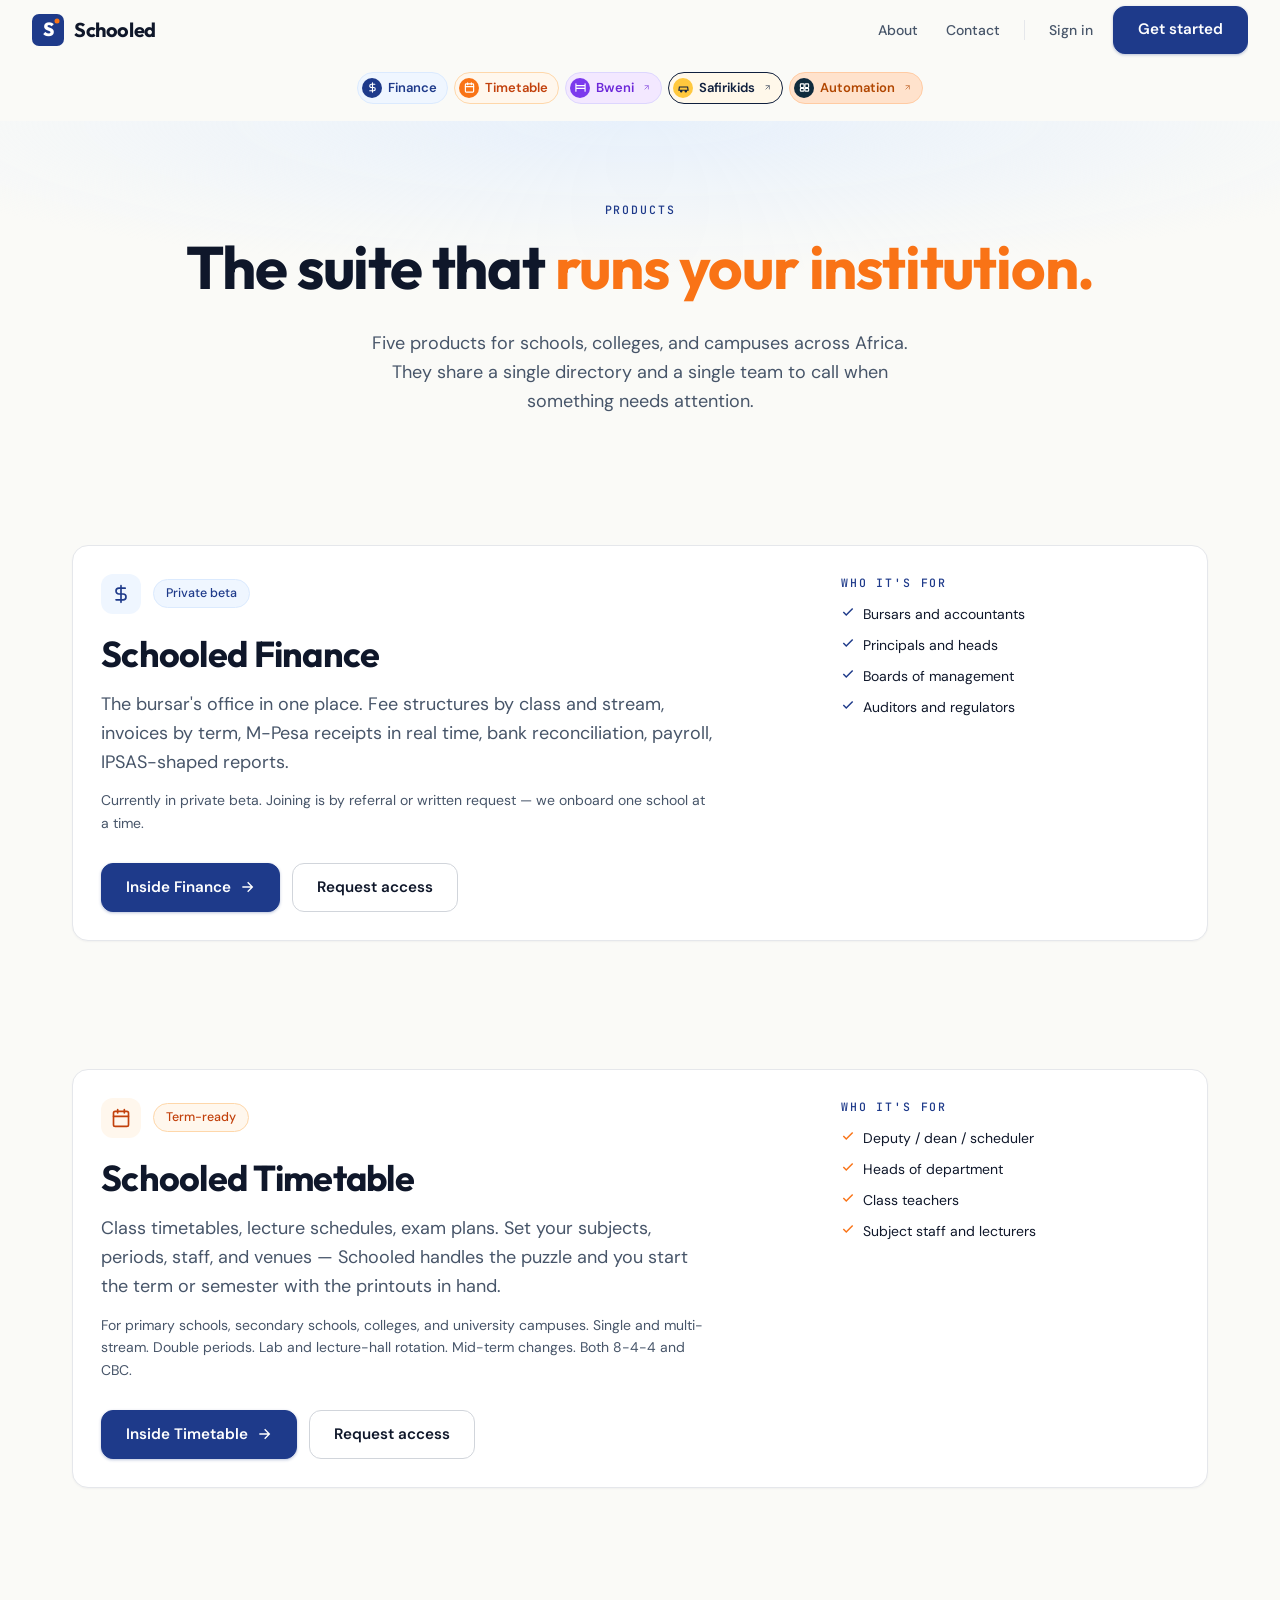
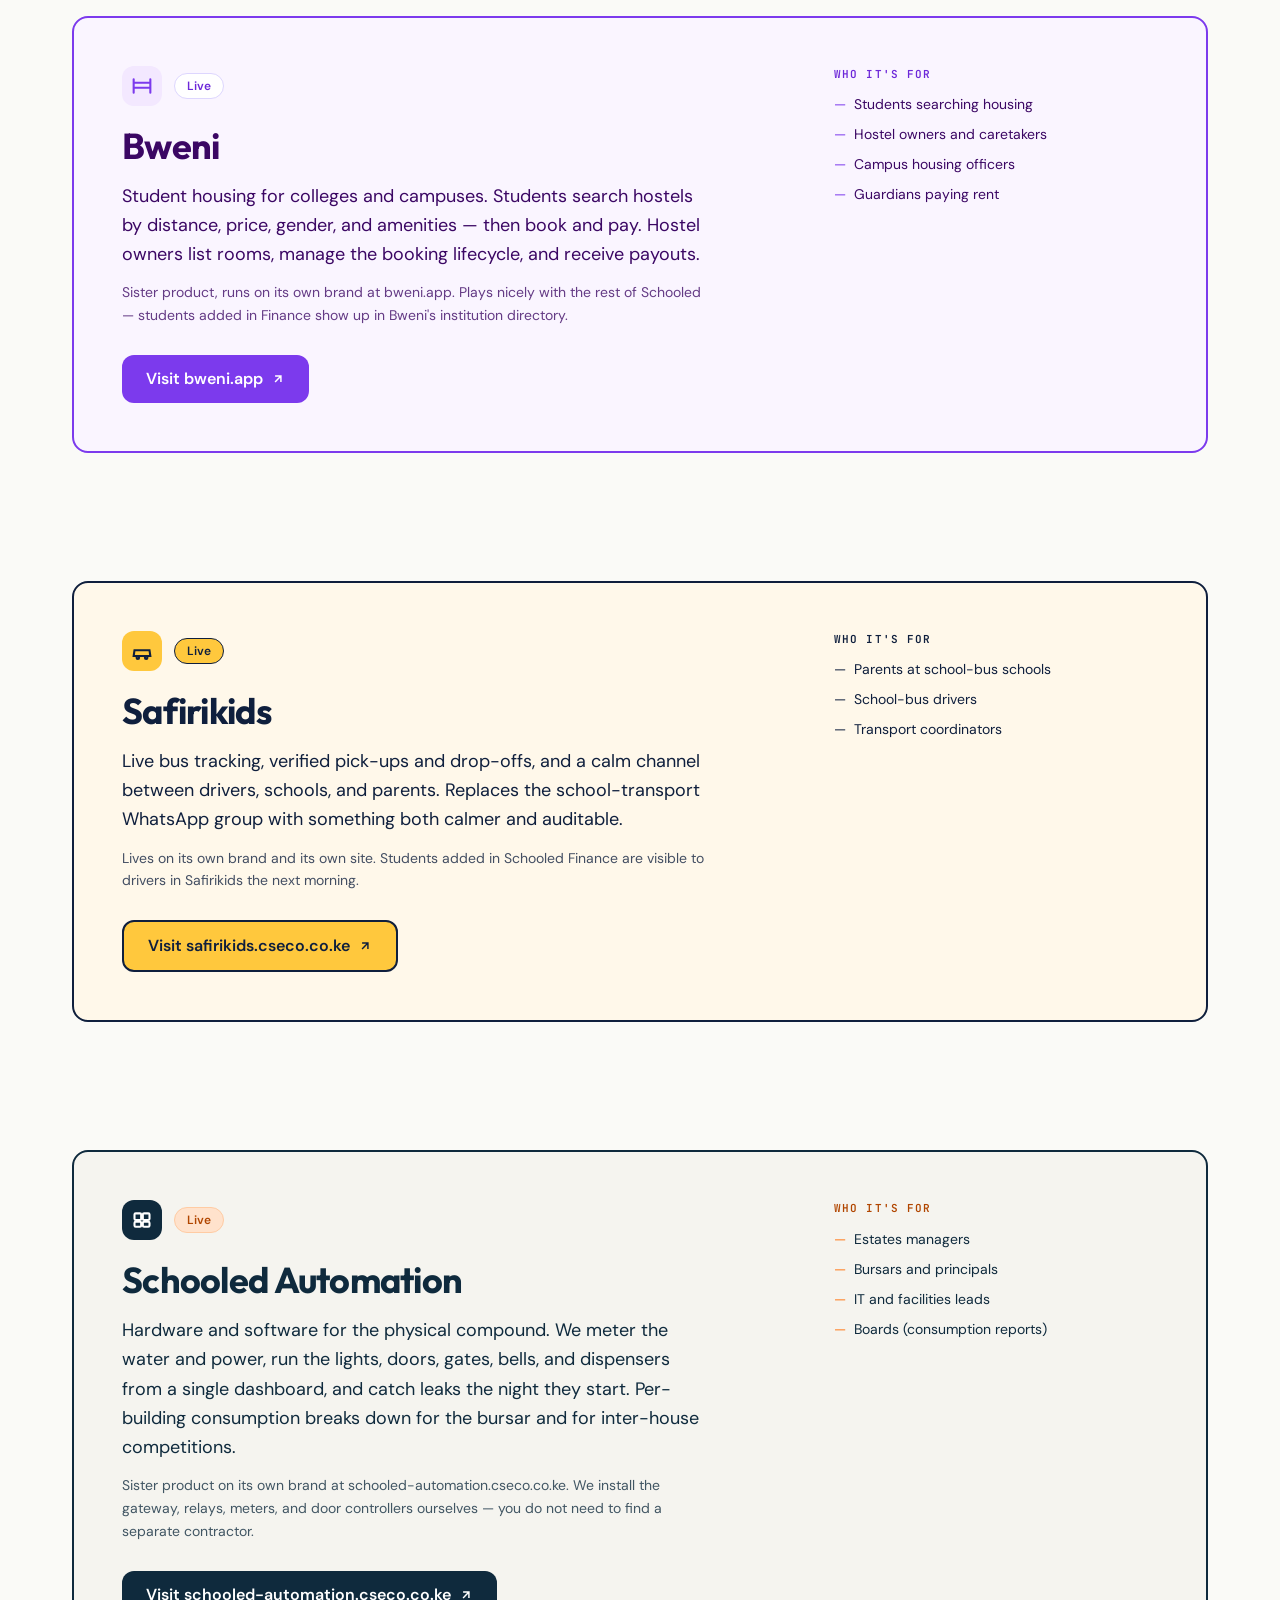
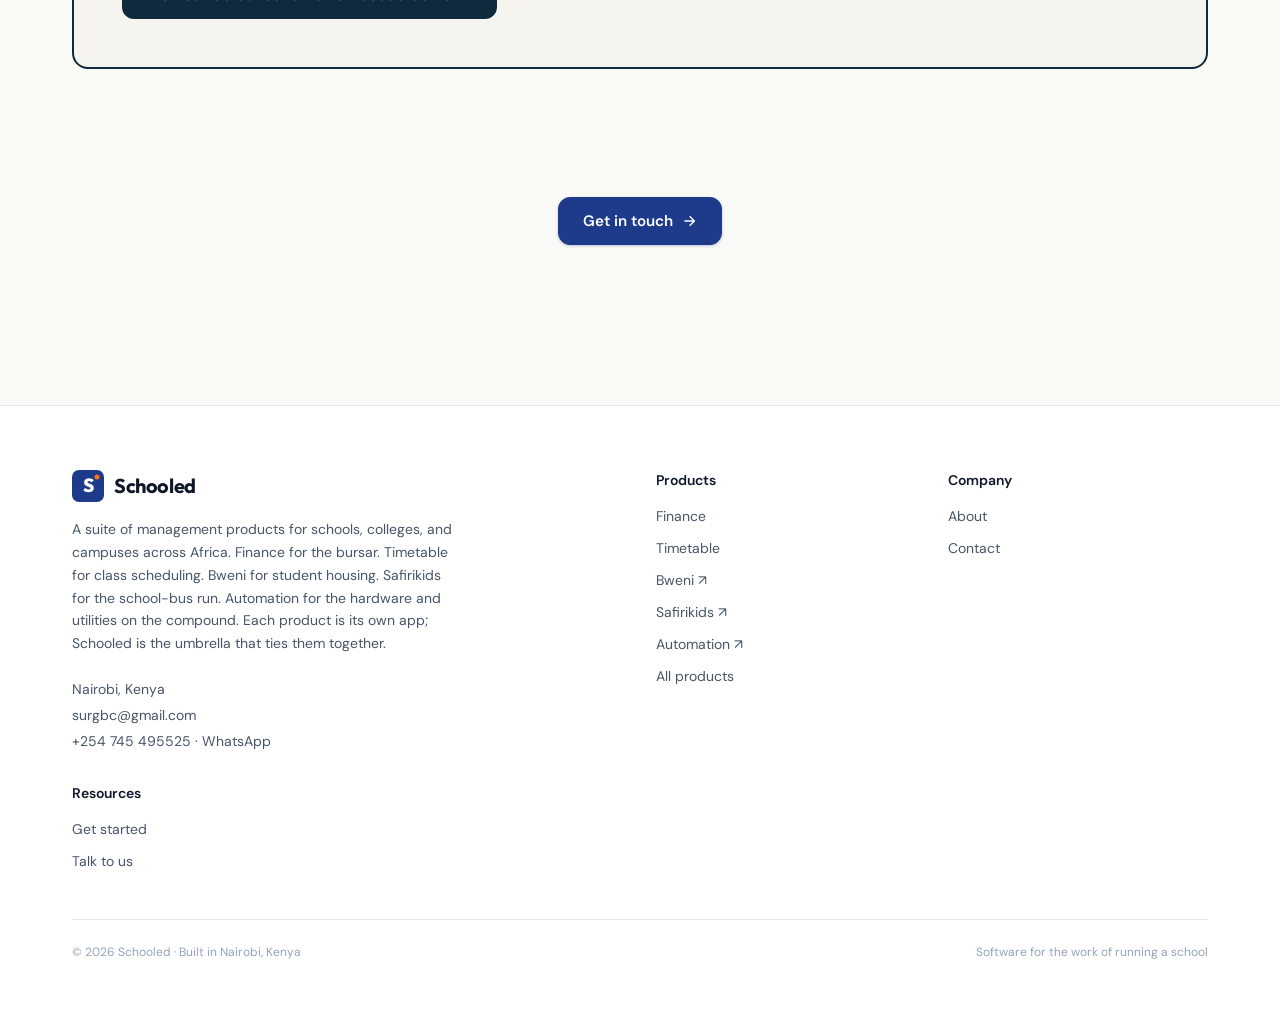
<file: products.html>
<!DOCTYPE html><!--woZmfm_XFeIQzgiW1Pzbi--><html lang="en"><head><meta charSet="utf-8"/><meta name="viewport" content="width=device-width, initial-scale=1"/><link rel="stylesheet" href="/_next/static/chunks/661ea3d9c3ac8128.css" data-precedence="next"/><link rel="preload" as="script" fetchPriority="low" href="/_next/static/chunks/5bce68295c7f1f97.js"/><script src="/_next/static/chunks/391b5727e5bc11ec.js" async=""></script><script src="/_next/static/chunks/1c64b19886203277.js" async=""></script><script src="/_next/static/chunks/c44ba29902c6819e.js" async=""></script><script src="/_next/static/chunks/turbopack-5e5e5629a9695c20.js" async=""></script><script src="/_next/static/chunks/4e9345d67ce99cf3.js" async=""></script><script src="/_next/static/chunks/6c33792a57a66467.js" async=""></script><script src="/_next/static/chunks/beefb697acdd731a.js" async=""></script><link rel="preload" href="https://fonts.googleapis.com/css2?family=Outfit:wght@400;500;600;700;800&amp;family=DM+Sans:wght@400;500;600;700&amp;family=JetBrains+Mono:wght@400;500&amp;display=swap" as="style"/><link rel="preconnect" href="https://fonts.googleapis.com"/><link rel="preconnect" href="https://fonts.gstatic.com" crossorigin=""/><meta name="theme-color" content="#1E3A8A"/><title>Products · Schooled</title><meta name="description" content="A suite of management products for schools, colleges, and campuses across Africa. Finance for the bursar. Timetable for class scheduling. Bweni for student housing. Safirikids for the school-bus run. Automation for the hardware and utilities on the compound. Each product is its own app; Schooled is the umbrella that ties them together."/><meta name="author" content="Schooled"/><link rel="manifest" href="/manifest.json"/><meta name="keywords" content="school management software,school finance Kenya,school bus tracking,Safirikids,African school software,bursar software,ICAAP school finance"/><meta name="creator" content="Schooled"/><meta name="publisher" content="Schooled"/><meta name="robots" content="index, follow"/><meta property="og:title" content="Schooled — Software for schools, colleges, and campuses."/><meta property="og:description" content="A suite of management products for schools, colleges, and campuses across Africa. Finance for the bursar. Timetable for class scheduling. Bweni for student housing. Safirikids for the school-bus run. Automation for the hardware and utilities on the compound. Each product is its own app; Schooled is the umbrella that ties them together."/><meta property="og:url" content="https://schooled.cseco.co.ke"/><meta property="og:site_name" content="Schooled"/><meta property="og:locale" content="en_US"/><meta property="og:image" content="https://schooled.cseco.co.ke/og-image.png"/><meta property="og:image:width" content="1200"/><meta property="og:image:height" content="630"/><meta property="og:image:alt" content="Software for schools, colleges, and campuses."/><meta property="og:image:type" content="image/png"/><meta property="og:type" content="website"/><meta name="twitter:card" content="summary_large_image"/><meta name="twitter:title" content="Schooled — Software for schools, colleges, and campuses."/><meta name="twitter:description" content="A suite of management products for schools, colleges, and campuses across Africa. Finance for the bursar. Timetable for class scheduling. Bweni for student housing. Safirikids for the school-bus run. Automation for the hardware and utilities on the compound. Each product is its own app; Schooled is the umbrella that ties them together."/><meta name="twitter:image" content="https://schooled.cseco.co.ke/og-image.png"/><link rel="icon" href="/favicon.svg" type="image/svg+xml"/><link rel="icon" href="/favicon.png" type="image/png" sizes="32x32"/><link rel="apple-touch-icon" href="/apple-touch-icon.png"/><link rel="stylesheet" href="https://fonts.googleapis.com/css2?family=Outfit:wght@400;500;600;700;800&amp;family=DM+Sans:wght@400;500;600;700&amp;family=JetBrains+Mono:wght@400;500&amp;display=swap"/><script src="/_next/static/chunks/a6dad97d9634a72d.js" noModule=""></script></head><body class="antialiased bg-[var(--color-canvas)] text-[var(--color-ink)] min-h-screen flex flex-col"><div hidden=""><!--$--><!--/$--></div><header class="sticky top-0 z-40 transition-[background-color,backdrop-filter,box-shadow,border-color] duration-300 ease-out" style="background:transparent;backdrop-filter:none;-webkit-backdrop-filter:none;box-shadow:none;border-bottom:1px solid transparent"><div class="max-w-[1280px] mx-auto px-6 lg:px-8"><div class="flex items-center justify-between gap-4 lg:overflow-hidden transition-[height,opacity] duration-300 ease-out h-[60px] lg:opacity-100"><a class="flex items-center gap-2.5 shrink-0" href="/"><svg width="32" height="32" viewBox="0 0 64 64" xmlns="http://www.w3.org/2000/svg" aria-hidden="true"><rect width="64" height="64" rx="14" fill="var(--color-sky)"></rect><text x="32" y="44" text-anchor="middle" font-family="var(--font-display), system-ui, sans-serif" font-size="38" font-weight="800" letter-spacing="-1" fill="var(--color-paper)">S</text><circle cx="50" cy="14" r="5" fill="var(--color-ember)"></circle></svg><span class="font-display text-xl font-bold text-[var(--color-ink)] tracking-tight">Schooled</span></a><div class="hidden lg:flex items-center gap-1 shrink-0"><a class="px-3 py-2 text-sm font-medium rounded-lg transition-colors text-[var(--color-ink-soft)] hover:text-[var(--color-ink)]" href="/about">About</a><a class="px-3 py-2 text-sm font-medium rounded-lg transition-colors text-[var(--color-ink-soft)] hover:text-[var(--color-ink)]" href="/contact">Contact</a><div class="w-px h-5 bg-[var(--color-edge)] mx-2"></div><a href="https://app.schooled.cseco.co.ke" class="px-3 py-2 text-sm font-medium text-[var(--color-ink-soft)] hover:text-[var(--color-ink)]">Sign in</a><a class="btn-primary text-sm py-2 px-4 ml-1" href="/contact">Get started</a></div><button class="lg:hidden inline-flex items-center justify-center w-10 h-10 rounded-lg border border-[var(--color-edge-strong)]" aria-label="Toggle menu"><svg width="18" height="18" viewBox="0 0 24 24" fill="none" stroke="currentColor" stroke-width="2"><line x1="4" y1="7" x2="20" y2="7"></line><line x1="4" y1="17" x2="20" y2="17"></line></svg></button></div><nav class="hidden lg:flex items-center gap-3 justify-between transition-[padding] duration-300 ease-out" style="padding-top:0.25rem;padding-bottom:0.5rem"><a aria-label="Schooled — home" class="flex items-center gap-2 shrink-0 overflow-hidden transition-all duration-300 ease-out" style="opacity:0;max-width:0px;margin-right:0px;pointer-events:none" href="/"><svg width="22" height="22" viewBox="0 0 64 64" xmlns="http://www.w3.org/2000/svg" aria-hidden="true"><rect width="64" height="64" rx="14" fill="var(--color-sky)"></rect><text x="32" y="44" text-anchor="middle" font-family="var(--font-display), system-ui, sans-serif" font-size="38" font-weight="800" letter-spacing="-1" fill="var(--color-paper)">S</text><circle cx="50" cy="14" r="5" fill="var(--color-ember)"></circle></svg><span class="font-display text-sm font-bold text-[var(--color-ink)] tracking-tight whitespace-nowrap">Schooled</span></a><div class="flex items-center gap-1.5 flex-1 justify-center"><a class="inline-flex items-center gap-1.5 pl-1 pr-2.5 h-8 rounded-full border text-[13px] font-semibold transition-all" style="background:var(--color-sky-tint);color:var(--color-sky);border-color:var(--color-sky-soft)" href="/finance"><span class="flex items-center justify-center w-5 h-5 rounded-full shrink-0" style="background:var(--color-sky);color:white"><svg width="11" height="11" viewBox="0 0 24 24" fill="none" stroke="currentColor" stroke-width="2.5" stroke-linecap="round"><path d="M12 2v20M17 5H9.5a3.5 3.5 0 0 0 0 7h5a3.5 3.5 0 0 1 0 7H6"></path></svg></span>Finance</a><a class="inline-flex items-center gap-1.5 pl-1 pr-2.5 h-8 rounded-full border text-[13px] font-semibold transition-all" style="background:var(--color-ember-tint);color:var(--color-ember-deep);border-color:var(--color-ember-soft)" href="/timetable"><span class="flex items-center justify-center w-5 h-5 rounded-full shrink-0" style="background:var(--color-ember);color:white"><svg width="11" height="11" viewBox="0 0 24 24" fill="none" stroke="currentColor" stroke-width="2.5" stroke-linecap="round" stroke-linejoin="round"><rect x="3" y="4" width="18" height="18" rx="2"></rect><line x1="16" y1="2" x2="16" y2="6"></line><line x1="8" y1="2" x2="8" y2="6"></line><line x1="3" y1="10" x2="21" y2="10"></line></svg></span>Timetable</a><a href="https://bweni.cseco.co.ke/" target="_blank" rel="noopener noreferrer" class="inline-flex items-center gap-1.5 pl-1 pr-2.5 h-8 rounded-full border text-[13px] font-semibold transition-all" style="background:#F3E8FF;color:#6D28D9;border-color:#DDD6FE"><span class="flex items-center justify-center w-5 h-5 rounded-full shrink-0" style="background:#7C3AED;color:white"><svg width="11" height="11" viewBox="0 0 24 24" fill="none" stroke="currentColor" stroke-width="2.5" stroke-linecap="round" stroke-linejoin="round"><path d="M2 4v16M22 4v16M2 8h20M2 14h20"></path></svg></span>Bweni<svg width="9" height="9" viewBox="0 0 24 24" fill="none" stroke="currentColor" stroke-width="2.5" class="opacity-60 ml-0.5"><path d="M7 17 17 7M7 7h10v10"></path></svg></a><a href="https://safirikids.cseco.co.ke" target="_blank" rel="noopener noreferrer" class="inline-flex items-center gap-1.5 pl-1 pr-2.5 h-8 rounded-full border text-[13px] font-semibold transition-all" style="background:#FFF8EA;color:#0F1F3D;border-color:#0F1F3D"><span class="flex items-center justify-center w-5 h-5 rounded-full shrink-0" style="background:#FFC83D;color:#0F1F3D"><svg width="11" height="11" viewBox="0 0 24 24" fill="none" stroke="currentColor" stroke-width="2.5" stroke-linecap="round"><path d="M2 18h20l-1-7H3z"></path><circle cx="7" cy="20" r="1.5"></circle><circle cx="17" cy="20" r="1.5"></circle></svg></span>Safirikids<svg width="9" height="9" viewBox="0 0 24 24" fill="none" stroke="currentColor" stroke-width="2.5" class="opacity-60 ml-0.5"><path d="M7 17 17 7M7 7h10v10"></path></svg></a><a href="https://schooled-automation.cseco.co.ke" target="_blank" rel="noopener noreferrer" class="inline-flex items-center gap-1.5 pl-1 pr-2.5 h-8 rounded-full border text-[13px] font-semibold transition-all" style="background:#FFE2CC;color:#B14600;border-color:#FFCBA3"><span class="flex items-center justify-center w-5 h-5 rounded-full shrink-0" style="background:#0F2A3D;color:white"><svg width="11" height="11" viewBox="0 0 24 24" fill="none" stroke="currentColor" stroke-width="2.5" stroke-linecap="round" stroke-linejoin="round"><rect x="3" y="4" width="8" height="8" rx="1.5"></rect><rect x="13" y="4" width="8" height="8" rx="1.5"></rect><rect x="3" y="14" width="8" height="6" rx="1.5"></rect><rect x="13" y="14" width="8" height="6" rx="1.5"></rect></svg></span>Automation<svg width="9" height="9" viewBox="0 0 24 24" fill="none" stroke="currentColor" stroke-width="2.5" class="opacity-60 ml-0.5"><path d="M7 17 17 7M7 7h10v10"></path></svg></a></div><div class="flex items-center gap-2 shrink-0 overflow-hidden transition-all duration-300 ease-out" style="opacity:0;max-width:0px;margin-left:0px;pointer-events:none"><a href="https://app.schooled.cseco.co.ke" class="text-sm font-medium text-[var(--color-ink-soft)] hover:text-[var(--color-ink)] whitespace-nowrap">Sign in</a><a class="btn-primary text-sm py-1.5 px-3.5 whitespace-nowrap" href="/contact">Get started</a></div></nav></div></header><main class="relative flex-1"><section class="bg-gradient-sky pt-14 lg:pt-20 pb-16"><div class="max-w-[1000px] mx-auto px-6 lg:px-8 text-center"><p class="eyebrow mb-3">Products</p><h1 class="font-display text-4xl md:text-6xl text-[var(--color-ink)] leading-tight tracking-tight">The suite that <span class="text-[var(--color-ember)]">runs your institution.</span></h1><p class="text-lg text-[var(--color-ink-soft)] mt-6 max-w-xl mx-auto leading-relaxed">Five products for schools, colleges, and campuses across Africa. They share a single directory and a single team to call when something needs attention.</p></div></section><section class="py-16"><div class="max-w-[1200px] mx-auto px-6 lg:px-8"><div class="saas-card p-8 md:p-12 grid md:grid-cols-12 gap-8 items-start"><div class="md:col-span-7"><div class="flex items-center gap-3 mb-5"><div class="w-10 h-10 rounded-xl bg-[var(--color-sky-tint)] flex items-center justify-center"><svg width="20" height="20" viewBox="0 0 24 24" fill="none" stroke="#1E3A8A" stroke-width="2" stroke-linecap="round"><path d="M12 2v20M17 5H9.5a3.5 3.5 0 0 0 0 7h5a3.5 3.5 0 0 1 0 7H6"></path></svg></div><span class="badge">Private beta</span></div><h2 class="font-display text-3xl md:text-4xl font-bold text-[var(--color-ink)] mb-4">Schooled Finance</h2><p class="text-lg text-[var(--color-ink-soft)] leading-relaxed">The bursar&#x27;s office in one place. Fee structures by class and stream, invoices by term, M-Pesa receipts in real time, bank reconciliation, payroll, IPSAS-shaped reports.</p><p class="text-sm text-[var(--color-ink-soft)] mt-3 leading-relaxed">Currently in private beta. Joining is by referral or written request — we onboard one school at a time.</p><div class="mt-7 flex flex-wrap gap-3"><a class="btn-primary" href="/finance">Inside Finance<svg width="16" height="16" viewBox="0 0 24 24" fill="none" stroke="currentColor" stroke-width="2"><path d="M5 12h14M13 5l7 7-7 7"></path></svg></a><a class="btn-ghost" href="/contact">Request access</a></div></div><div class="md:col-span-4 md:col-start-9"><p class="eyebrow mb-3">Who it&#x27;s for</p><ul class="space-y-2.5 text-sm"><li class="flex items-baseline gap-2"><svg width="14" height="14" viewBox="0 0 24 24" fill="none" stroke="var(--color-sky)" stroke-width="2.5" class="mt-0.5 shrink-0"><polyline points="20 6 9 17 4 12"></polyline></svg><span class="text-[var(--color-ink)]">Bursars and accountants</span></li><li class="flex items-baseline gap-2"><svg width="14" height="14" viewBox="0 0 24 24" fill="none" stroke="var(--color-sky)" stroke-width="2.5" class="mt-0.5 shrink-0"><polyline points="20 6 9 17 4 12"></polyline></svg><span class="text-[var(--color-ink)]">Principals and heads</span></li><li class="flex items-baseline gap-2"><svg width="14" height="14" viewBox="0 0 24 24" fill="none" stroke="var(--color-sky)" stroke-width="2.5" class="mt-0.5 shrink-0"><polyline points="20 6 9 17 4 12"></polyline></svg><span class="text-[var(--color-ink)]">Boards of management</span></li><li class="flex items-baseline gap-2"><svg width="14" height="14" viewBox="0 0 24 24" fill="none" stroke="var(--color-sky)" stroke-width="2.5" class="mt-0.5 shrink-0"><polyline points="20 6 9 17 4 12"></polyline></svg><span class="text-[var(--color-ink)]">Auditors and regulators</span></li></ul></div></div></div></section><section class="py-16"><div class="max-w-[1200px] mx-auto px-6 lg:px-8"><div class="saas-card p-8 md:p-12 grid md:grid-cols-12 gap-8 items-start"><div class="md:col-span-7"><div class="flex items-center gap-3 mb-5"><div class="w-10 h-10 rounded-xl bg-[var(--color-ember-tint)] flex items-center justify-center"><svg width="20" height="20" viewBox="0 0 24 24" fill="none" stroke="#C2410C" stroke-width="2" stroke-linecap="round" stroke-linejoin="round"><rect x="3" y="4" width="18" height="18" rx="2"></rect><line x1="16" y1="2" x2="16" y2="6"></line><line x1="8" y1="2" x2="8" y2="6"></line><line x1="3" y1="10" x2="21" y2="10"></line></svg></div><span class="badge badge-ember">Term-ready</span></div><h2 class="font-display text-3xl md:text-4xl font-bold text-[var(--color-ink)] mb-4">Schooled Timetable</h2><p class="text-lg text-[var(--color-ink-soft)] leading-relaxed">Class timetables, lecture schedules, exam plans. Set your subjects, periods, staff, and venues — Schooled handles the puzzle and you start the term or semester with the printouts in hand.</p><p class="text-sm text-[var(--color-ink-soft)] mt-3 leading-relaxed">For primary schools, secondary schools, colleges, and university campuses. Single and multi-stream. Double periods. Lab and lecture-hall rotation. Mid-term changes. Both 8-4-4 and CBC.</p><div class="mt-7 flex flex-wrap gap-3"><a class="btn-primary" href="/timetable">Inside Timetable<svg width="16" height="16" viewBox="0 0 24 24" fill="none" stroke="currentColor" stroke-width="2"><path d="M5 12h14M13 5l7 7-7 7"></path></svg></a><a class="btn-ghost" href="/contact">Request access</a></div></div><div class="md:col-span-4 md:col-start-9"><p class="eyebrow mb-3">Who it&#x27;s for</p><ul class="space-y-2.5 text-sm"><li class="flex items-baseline gap-2"><svg width="14" height="14" viewBox="0 0 24 24" fill="none" stroke="var(--color-ember)" stroke-width="2.5" class="mt-0.5 shrink-0"><polyline points="20 6 9 17 4 12"></polyline></svg><span class="text-[var(--color-ink)]">Deputy / dean / scheduler</span></li><li class="flex items-baseline gap-2"><svg width="14" height="14" viewBox="0 0 24 24" fill="none" stroke="var(--color-ember)" stroke-width="2.5" class="mt-0.5 shrink-0"><polyline points="20 6 9 17 4 12"></polyline></svg><span class="text-[var(--color-ink)]">Heads of department</span></li><li class="flex items-baseline gap-2"><svg width="14" height="14" viewBox="0 0 24 24" fill="none" stroke="var(--color-ember)" stroke-width="2.5" class="mt-0.5 shrink-0"><polyline points="20 6 9 17 4 12"></polyline></svg><span class="text-[var(--color-ink)]">Class teachers</span></li><li class="flex items-baseline gap-2"><svg width="14" height="14" viewBox="0 0 24 24" fill="none" stroke="var(--color-ember)" stroke-width="2.5" class="mt-0.5 shrink-0"><polyline points="20 6 9 17 4 12"></polyline></svg><span class="text-[var(--color-ink)]">Subject staff and lecturers</span></li></ul></div></div></div></section><section class="py-16"><div class="max-w-[1200px] mx-auto px-6 lg:px-8"><div class="rounded-2xl p-8 md:p-12 grid md:grid-cols-12 gap-8 items-start" style="background:#FAF5FF;border:2px solid #7C3AED"><div class="md:col-span-7"><div class="flex items-center gap-3 mb-5"><div class="w-10 h-10 rounded-xl flex items-center justify-center" style="background:#F3E8FF"><svg width="20" height="20" viewBox="0 0 24 24" fill="none" stroke="#7C3AED" stroke-width="2.5" stroke-linecap="round" stroke-linejoin="round"><path d="M2 4v16M22 4v16M2 8h20M2 14h20"></path></svg></div><span class="px-3 py-1 rounded-full text-xs font-semibold border" style="background:white;color:#6D28D9;border-color:#DDD6FE">Live</span></div><h2 class="font-display text-3xl md:text-4xl font-bold mb-4" style="color:#3B0764">Bweni</h2><p class="text-lg leading-relaxed" style="color:#3B0764">Student housing for colleges and campuses. Students search hostels by distance, price, gender, and amenities — then book and pay. Hostel owners list rooms, manage the booking lifecycle, and receive payouts.</p><p class="text-sm mt-3 leading-relaxed" style="color:#3B0764;opacity:0.78">Sister product, runs on its own brand at bweni.app. Plays nicely with the rest of Schooled — students added in Finance show up in Bweni&#x27;s institution directory.</p><div class="mt-7 flex flex-wrap gap-3"><a href="https://bweni.cseco.co.ke/" target="_blank" rel="noopener noreferrer" class="inline-flex items-center justify-center gap-2 px-6 py-3 rounded-xl font-semibold transition-transform hover:-translate-y-0.5" style="background:#7C3AED;color:white">Visit bweni.app<svg width="14" height="14" viewBox="0 0 24 24" fill="none" stroke="currentColor" stroke-width="2.5"><path d="M7 17 17 7M7 7h10v10"></path></svg></a></div></div><div class="md:col-span-4 md:col-start-9"><p class="text-[11px] font-mono uppercase tracking-widest font-semibold mb-3" style="color:#6D28D9">Who it&#x27;s for</p><ul class="space-y-2.5 text-sm" style="color:#3B0764"><li class="flex items-baseline gap-2"><span style="color:#7C3AED">—</span>Students searching housing</li><li class="flex items-baseline gap-2"><span style="color:#7C3AED">—</span>Hostel owners and caretakers</li><li class="flex items-baseline gap-2"><span style="color:#7C3AED">—</span>Campus housing officers</li><li class="flex items-baseline gap-2"><span style="color:#7C3AED">—</span>Guardians paying rent</li></ul></div></div></div></section><section class="py-16"><div class="max-w-[1200px] mx-auto px-6 lg:px-8"><div class="rounded-2xl p-8 md:p-12 grid md:grid-cols-12 gap-8 items-start" style="background:#FFF8EA;border:2px solid #0F1F3D"><div class="md:col-span-7"><div class="flex items-center gap-3 mb-5"><div class="w-10 h-10 rounded-xl flex items-center justify-center" style="background:#FFC83D"><svg width="20" height="20" viewBox="0 0 24 24" fill="none" stroke="#0F1F3D" stroke-width="2.5" stroke-linecap="round"><path d="M2 18h20l-1-7H3z"></path><circle cx="7" cy="20" r="1.5"></circle><circle cx="17" cy="20" r="1.5"></circle></svg></div><span class="px-3 py-1 rounded-full text-xs font-semibold border" style="background:#FFC83D;color:#0F1F3D;border-color:#0F1F3D">Live</span></div><h2 class="font-display text-3xl md:text-4xl font-bold mb-4" style="color:#0F1F3D">Safirikids</h2><p class="text-lg leading-relaxed" style="color:#0F1F3D">Live bus tracking, verified pick-ups and drop-offs, and a calm channel between drivers, schools, and parents. Replaces the school-transport WhatsApp group with something both calmer and auditable.</p><p class="text-sm mt-3 leading-relaxed" style="color:#0F1F3D;opacity:0.78">Lives on its own brand and its own site. Students added in Schooled Finance are visible to drivers in Safirikids the next morning.</p><div class="mt-7 flex flex-wrap gap-3"><a href="https://safirikids.cseco.co.ke" target="_blank" rel="noopener noreferrer" class="inline-flex items-center justify-center gap-2 px-6 py-3 rounded-xl font-semibold border-2 transition-transform hover:-translate-y-0.5" style="background:#FFC83D;color:#0F1F3D;border-color:#0F1F3D">Visit safirikids.cseco.co.ke<svg width="14" height="14" viewBox="0 0 24 24" fill="none" stroke="currentColor" stroke-width="2.5"><path d="M7 17 17 7M7 7h10v10"></path></svg></a></div></div><div class="md:col-span-4 md:col-start-9"><p class="text-[11px] font-mono uppercase tracking-widest font-semibold mb-3" style="color:#0F1F3D">Who it&#x27;s for</p><ul class="space-y-2.5 text-sm" style="color:#0F1F3D"><li class="flex items-baseline gap-2"><span style="color:#0F1F3D">—</span>Parents at school-bus schools</li><li class="flex items-baseline gap-2"><span style="color:#0F1F3D">—</span>School-bus drivers</li><li class="flex items-baseline gap-2"><span style="color:#0F1F3D">—</span>Transport coordinators</li></ul></div></div></div></section><section class="py-16"><div class="max-w-[1200px] mx-auto px-6 lg:px-8"><div class="rounded-2xl p-8 md:p-12 grid md:grid-cols-12 gap-8 items-start" style="background:#F5F4EF;border:2px solid #0F2A3D"><div class="md:col-span-7"><div class="flex items-center gap-3 mb-5"><div class="w-10 h-10 rounded-xl flex items-center justify-center" style="background:#0F2A3D"><svg width="20" height="20" viewBox="0 0 24 24" fill="none" stroke="white" stroke-width="2.5" stroke-linecap="round" stroke-linejoin="round"><rect x="3" y="4" width="8" height="8" rx="1.5"></rect><rect x="13" y="4" width="8" height="8" rx="1.5"></rect><rect x="3" y="14" width="8" height="6" rx="1.5"></rect><rect x="13" y="14" width="8" height="6" rx="1.5"></rect></svg></div><span class="px-3 py-1 rounded-full text-xs font-semibold border" style="background:#FFE2CC;color:#B14600;border-color:#FFCBA3">Live</span></div><h2 class="font-display text-3xl md:text-4xl font-bold mb-4" style="color:#0F2A3D">Schooled Automation</h2><p class="text-lg leading-relaxed" style="color:#0F2A3D">Hardware and software for the physical compound. We meter the water and power, run the lights, doors, gates, bells, and dispensers from a single dashboard, and catch leaks the night they start. Per-building consumption breaks down for the bursar and for inter-house competitions.</p><p class="text-sm mt-3 leading-relaxed" style="color:#0F2A3D;opacity:0.78">Sister product on its own brand at schooled-automation.cseco.co.ke. We install the gateway, relays, meters, and door controllers ourselves — you do not need to find a separate contractor.</p><div class="mt-7 flex flex-wrap gap-3"><a href="https://schooled-automation.cseco.co.ke" target="_blank" rel="noopener noreferrer" class="inline-flex items-center justify-center gap-2 px-6 py-3 rounded-xl font-semibold transition-transform hover:-translate-y-0.5" style="background:#0F2A3D;color:white">Visit schooled-automation.cseco.co.ke<svg width="14" height="14" viewBox="0 0 24 24" fill="none" stroke="currentColor" stroke-width="2.5"><path d="M7 17 17 7M7 7h10v10"></path></svg></a></div></div><div class="md:col-span-4 md:col-start-9"><p class="text-[11px] font-mono uppercase tracking-widest font-semibold mb-3" style="color:#B14600">Who it&#x27;s for</p><ul class="space-y-2.5 text-sm" style="color:#0F2A3D"><li class="flex items-baseline gap-2"><span style="color:#FF7A1A">—</span>Estates managers</li><li class="flex items-baseline gap-2"><span style="color:#FF7A1A">—</span>Bursars and principals</li><li class="flex items-baseline gap-2"><span style="color:#FF7A1A">—</span>IT and facilities leads</li><li class="flex items-baseline gap-2"><span style="color:#FF7A1A">—</span>Boards (consumption reports)</li></ul></div></div></div></section><section class="py-16 text-center"><a class="btn-primary" href="/contact">Get in touch<svg width="16" height="16" viewBox="0 0 24 24" fill="none" stroke="currentColor" stroke-width="2"><path d="M5 12h14M13 5l7 7-7 7"></path></svg></a></section><!--$--><!--/$--></main><footer class="bg-[var(--color-paper)] border-t border-[var(--color-edge)] mt-24"><div class="max-w-[1200px] mx-auto px-6 lg:px-8 py-16"><div class="grid grid-cols-12 gap-8 mb-12"><div class="col-span-12 md:col-span-5"><div class="flex items-center gap-2.5 mb-4"><svg width="32" height="32" viewBox="0 0 64 64" xmlns="http://www.w3.org/2000/svg" aria-hidden="true"><rect width="64" height="64" rx="14" fill="var(--color-sky)"></rect><text x="32" y="44" text-anchor="middle" font-family="var(--font-display), system-ui, sans-serif" font-size="38" font-weight="800" letter-spacing="-1" fill="var(--color-paper)">S</text><circle cx="50" cy="14" r="5" fill="var(--color-ember)"></circle></svg><span class="font-display text-xl font-bold tracking-tight">Schooled</span></div><p class="text-[var(--color-ink-soft)] text-sm leading-relaxed max-w-sm">A suite of management products for schools, colleges, and campuses across Africa. Finance for the bursar. Timetable for class scheduling. Bweni for student housing. Safirikids for the school-bus run. Automation for the hardware and utilities on the compound. Each product is its own app; Schooled is the umbrella that ties them together.</p><div class="mt-6 space-y-1.5 text-sm text-[var(--color-ink-soft)]"><p>Nairobi, Kenya</p><p><a href="mailto:surgbc@gmail.com" class="hover:text-[var(--color-sky)]">surgbc@gmail.com</a></p><p><a href="tel:+254745495525" class="hover:text-[var(--color-sky)]">+254 745 495525</a> · <a href="https://wa.me/254745495525" target="_blank" rel="noopener" class="hover:text-[var(--color-sky)]">WhatsApp</a></p></div></div><div class="col-span-6 md:col-span-3 md:col-start-7"><p class="font-semibold text-[var(--color-ink)] text-sm mb-4">Products</p><ul class="space-y-3 text-sm text-[var(--color-ink-soft)]"><li><a class="hover:text-[var(--color-sky)]" href="/finance">Finance</a></li><li><a class="hover:text-[var(--color-sky)]" href="/timetable">Timetable</a></li><li><a href="https://bweni.cseco.co.ke/" target="_blank" rel="noopener" class="hover:text-[var(--color-sky)]">Bweni ↗</a></li><li><a href="https://safirikids.cseco.co.ke" target="_blank" rel="noopener" class="hover:text-[var(--color-sky)]">Safirikids ↗</a></li><li><a href="https://schooled-automation.cseco.co.ke" target="_blank" rel="noopener" class="hover:text-[var(--color-sky)]">Automation ↗</a></li><li><a class="hover:text-[var(--color-sky)]" href="/products">All products</a></li></ul></div><div class="col-span-6 md:col-span-2"><p class="font-semibold text-[var(--color-ink)] text-sm mb-4">Company</p><ul class="space-y-3 text-sm text-[var(--color-ink-soft)]"><li><a class="hover:text-[var(--color-sky)]" href="/about">About</a></li><li><a class="hover:text-[var(--color-sky)]" href="/contact">Contact</a></li></ul></div><div class="col-span-12 md:col-span-2"><p class="font-semibold text-[var(--color-ink)] text-sm mb-4">Resources</p><ul class="space-y-3 text-sm text-[var(--color-ink-soft)]"><li><a class="hover:text-[var(--color-sky)]" href="/contact">Get started</a></li><li><a class="hover:text-[var(--color-sky)]" href="/contact">Talk to us</a></li></ul></div></div><div class="border-t border-[var(--color-edge)] pt-6 flex flex-col sm:flex-row justify-between items-start sm:items-center gap-3"><p class="text-xs text-[var(--color-ink-mute)]">© <!-- -->2026<!-- --> Schooled · Built in <!-- -->Nairobi, Kenya</p><p class="text-xs text-[var(--color-ink-mute)]">Software for the work of running a school</p></div></div></footer><script src="/_next/static/chunks/5bce68295c7f1f97.js" id="_R_" async=""></script><script>(self.__next_f=self.__next_f||[]).push([0])</script><script>self.__next_f.push([1,"1:\"$Sreact.fragment\"\n2:I[2971,[\"/_next/static/chunks/4e9345d67ce99cf3.js\"],\"Header\"]\n3:I[92322,[\"/_next/static/chunks/6c33792a57a66467.js\",\"/_next/static/chunks/beefb697acdd731a.js\"],\"default\"]\n4:I[81409,[\"/_next/static/chunks/6c33792a57a66467.js\",\"/_next/static/chunks/beefb697acdd731a.js\"],\"default\"]\nc:I[60374,[\"/_next/static/chunks/6c33792a57a66467.js\",\"/_next/static/chunks/beefb697acdd731a.js\"],\"default\"]\n:HL[\"/_next/static/chunks/661ea3d9c3ac8128.css\",\"style\"]\n:HL[\"https://fonts.googleapis.com/css2?family=Outfit:wght@400;500;600;700;800\u0026family=DM+Sans:wght@400;500;600;700\u0026family=JetBrains+Mono:wght@400;500\u0026display=swap\",\"style\"]\n"])</script><script>self.__next_f.push([1,"0:{\"P\":null,\"b\":\"woZmfm_XFeIQzgiW1Pzbi\",\"c\":[\"\",\"products\"],\"q\":\"\",\"i\":false,\"f\":[[[\"\",{\"children\":[\"products\",{\"children\":[\"__PAGE__\",{}]}]},\"$undefined\",\"$undefined\",true],[[\"$\",\"$1\",\"c\",{\"children\":[[[\"$\",\"link\",\"0\",{\"rel\":\"stylesheet\",\"href\":\"/_next/static/chunks/661ea3d9c3ac8128.css\",\"precedence\":\"next\",\"crossOrigin\":\"$undefined\",\"nonce\":\"$undefined\"}],[\"$\",\"script\",\"script-0\",{\"src\":\"/_next/static/chunks/4e9345d67ce99cf3.js\",\"async\":true,\"nonce\":\"$undefined\"}]],[\"$\",\"html\",null,{\"lang\":\"en\",\"children\":[[\"$\",\"head\",null,{\"children\":[[\"$\",\"link\",null,{\"rel\":\"preconnect\",\"href\":\"https://fonts.googleapis.com\"}],[\"$\",\"link\",null,{\"rel\":\"preconnect\",\"href\":\"https://fonts.gstatic.com\",\"crossOrigin\":\"\"}],[\"$\",\"link\",null,{\"rel\":\"stylesheet\",\"href\":\"https://fonts.googleapis.com/css2?family=Outfit:wght@400;500;600;700;800\u0026family=DM+Sans:wght@400;500;600;700\u0026family=JetBrains+Mono:wght@400;500\u0026display=swap\"}]]}],[\"$\",\"body\",null,{\"className\":\"antialiased bg-[var(--color-canvas)] text-[var(--color-ink)] min-h-screen flex flex-col\",\"children\":[[\"$\",\"$L2\",null,{}],[\"$\",\"main\",null,{\"className\":\"relative flex-1\",\"children\":[\"$\",\"$L3\",null,{\"parallelRouterKey\":\"children\",\"error\":\"$undefined\",\"errorStyles\":\"$undefined\",\"errorScripts\":\"$undefined\",\"template\":[\"$\",\"$L4\",null,{}],\"templateStyles\":\"$undefined\",\"templateScripts\":\"$undefined\",\"notFound\":[[[\"$\",\"title\",null,{\"children\":\"404: This page could not be found.\"}],[\"$\",\"div\",null,{\"style\":{\"fontFamily\":\"system-ui,\\\"Segoe UI\\\",Roboto,Helvetica,Arial,sans-serif,\\\"Apple Color Emoji\\\",\\\"Segoe UI Emoji\\\"\",\"height\":\"100vh\",\"textAlign\":\"center\",\"display\":\"flex\",\"flexDirection\":\"column\",\"alignItems\":\"center\",\"justifyContent\":\"center\"},\"children\":[\"$\",\"div\",null,{\"children\":[[\"$\",\"style\",null,{\"dangerouslySetInnerHTML\":{\"__html\":\"body{color:#000;background:#fff;margin:0}.next-error-h1{border-right:1px solid rgba(0,0,0,.3)}@media (prefers-color-scheme:dark){body{color:#fff;background:#000}.next-error-h1{border-right:1px solid rgba(255,255,255,.3)}}\"}}],[\"$\",\"h1\",null,{\"className\":\"next-error-h1\",\"style\":{\"display\":\"inline-block\",\"margin\":\"0 20px 0 0\",\"padding\":\"0 23px 0 0\",\"fontSize\":24,\"fontWeight\":500,\"verticalAlign\":\"top\",\"lineHeight\":\"49px\"},\"children\":404}],[\"$\",\"div\",null,{\"style\":{\"display\":\"inline-block\"},\"children\":[\"$\",\"h2\",null,{\"style\":{\"fontSize\":14,\"fontWeight\":400,\"lineHeight\":\"49px\",\"margin\":0},\"children\":\"This page could not be found.\"}]}]]}]}]],[]],\"forbidden\":\"$undefined\",\"unauthorized\":\"$undefined\"}]}],[\"$\",\"footer\",null,{\"className\":\"bg-[var(--color-paper)] border-t border-[var(--color-edge)] mt-24\",\"children\":[\"$\",\"div\",null,{\"className\":\"max-w-[1200px] mx-auto px-6 lg:px-8 py-16\",\"children\":[[\"$\",\"div\",null,{\"className\":\"grid grid-cols-12 gap-8 mb-12\",\"children\":[[\"$\",\"div\",null,{\"className\":\"col-span-12 md:col-span-5\",\"children\":[[\"$\",\"div\",null,{\"className\":\"flex items-center gap-2.5 mb-4\",\"children\":[[\"$\",\"svg\",null,{\"width\":32,\"height\":32,\"viewBox\":\"0 0 64 64\",\"xmlns\":\"http://www.w3.org/2000/svg\",\"aria-hidden\":true,\"children\":[[\"$\",\"rect\",null,{\"width\":\"64\",\"height\":\"64\",\"rx\":\"14\",\"fill\":\"var(--color-sky)\"}],[\"$\",\"text\",null,{\"x\":\"32\",\"y\":\"44\",\"textAnchor\":\"middle\",\"fontFamily\":\"var(--font-display), system-ui, sans-serif\",\"fontSize\":\"38\",\"fontWeight\":800,\"letterSpacing\":\"-1\",\"fill\":\"var(--color-paper)\",\"children\":\"S\"}],[\"$\",\"circle\",null,{\"cx\":\"50\",\"cy\":\"14\",\"r\":\"5\",\"fill\":\"var(--color-ember)\"}]]}],[\"$\",\"span\",null,{\"className\":\"font-display text-xl font-bold tracking-tight\",\"children\":\"Schooled\"}]]}],[\"$\",\"p\",null,{\"className\":\"text-[var(--color-ink-soft)] text-sm leading-relaxed max-w-sm\",\"children\":\"A suite of management products for schools, colleges, and campuses across Africa. Finance for the bursar. Timetable for class scheduling. Bweni for student housing. Safirikids for the school-bus run. Automation for the hardware and utilities on the compound. Each product is its own app; Schooled is the umbrella that ties them together.\"}],[\"$\",\"div\",null,{\"className\":\"mt-6 space-y-1.5 text-sm text-[var(--color-ink-soft)]\",\"children\":[[\"$\",\"p\",null,{\"children\":\"Nairobi, Kenya\"}],[\"$\",\"p\",null,{\"children\":[\"$\",\"a\",null,{\"href\":\"mailto:surgbc@gmail.com\",\"className\":\"hover:text-[var(--color-sky)]\",\"children\":\"surgbc@gmail.com\"}]}],[\"$\",\"p\",null,{\"children\":[[\"$\",\"a\",null,{\"href\":\"tel:+254745495525\",\"className\":\"hover:text-[var(--color-sky)]\",\"children\":\"+254 745 495525\"}],\" · \",[\"$\",\"a\",null,{\"href\":\"https://wa.me/254745495525\",\"target\":\"_blank\",\"rel\":\"noopener\",\"className\":\"hover:text-[var(--color-sky)]\",\"children\":\"WhatsApp\"}]]}]]}]]}],\"$L5\",\"$L6\",\"$L7\"]}],\"$L8\"]}]}]]}]]}]]}],{\"children\":[\"$L9\",{\"children\":[\"$La\",{},null,false,false]},null,false,false]},null,false,false],\"$Lb\",false]],\"m\":\"$undefined\",\"G\":[\"$c\",[]],\"S\":true}\n"])</script><script>self.__next_f.push([1,"d:I[74426,[\"/_next/static/chunks/4e9345d67ce99cf3.js\"],\"\"]\n16:I[19091,[\"/_next/static/chunks/6c33792a57a66467.js\",\"/_next/static/chunks/beefb697acdd731a.js\"],\"ViewportBoundary\"]\n18:I[19091,[\"/_next/static/chunks/6c33792a57a66467.js\",\"/_next/static/chunks/beefb697acdd731a.js\"],\"MetadataBoundary\"]\n19:\"$Sreact.suspense\"\n5:[\"$\",\"div\",null,{\"className\":\"col-span-6 md:col-span-3 md:col-start-7\",\"children\":[[\"$\",\"p\",null,{\"className\":\"font-semibold text-[var(--color-ink)] text-sm mb-4\",\"children\":\"Products\"}],[\"$\",\"ul\",null,{\"className\":\"space-y-3 text-sm text-[var(--color-ink-soft)]\",\"children\":[[\"$\",\"li\",null,{\"children\":[\"$\",\"$Ld\",null,{\"href\":\"/finance\",\"className\":\"hover:text-[var(--color-sky)]\",\"children\":\"Finance\"}]}],[\"$\",\"li\",null,{\"children\":[\"$\",\"$Ld\",null,{\"href\":\"/timetable\",\"className\":\"hover:text-[var(--color-sky)]\",\"children\":\"Timetable\"}]}],[\"$\",\"li\",null,{\"children\":[\"$\",\"a\",null,{\"href\":\"https://bweni.cseco.co.ke/\",\"target\":\"_blank\",\"rel\":\"noopener\",\"className\":\"hover:text-[var(--color-sky)]\",\"children\":\"Bweni ↗\"}]}],[\"$\",\"li\",null,{\"children\":[\"$\",\"a\",null,{\"href\":\"https://safirikids.cseco.co.ke\",\"target\":\"_blank\",\"rel\":\"noopener\",\"className\":\"hover:text-[var(--color-sky)]\",\"children\":\"Safirikids ↗\"}]}],[\"$\",\"li\",null,{\"children\":[\"$\",\"a\",null,{\"href\":\"https://schooled-automation.cseco.co.ke\",\"target\":\"_blank\",\"rel\":\"noopener\",\"className\":\"hover:text-[var(--color-sky)]\",\"children\":\"Automation ↗\"}]}],[\"$\",\"li\",null,{\"children\":[\"$\",\"$Ld\",null,{\"href\":\"/products\",\"className\":\"hover:text-[var(--color-sky)]\",\"children\":\"All products\"}]}]]}]]}]\n6:[\"$\",\"div\",null,{\"className\":\"col-span-6 md:col-span-2\",\"children\":[[\"$\",\"p\",null,{\"className\":\"font-semibold text-[var(--color-ink)] text-sm mb-4\",\"children\":\"Company\"}],[\"$\",\"ul\",null,{\"className\":\"space-y-3 text-sm text-[var(--color-ink-soft)]\",\"children\":[[\"$\",\"li\",null,{\"children\":[\"$\",\"$Ld\",null,{\"href\":\"/about\",\"className\":\"hover:text-[var(--color-sky)]\",\"children\":\"About\"}]}],[\"$\",\"li\",null,{\"children\":[\"$\",\"$Ld\",null,{\"href\":\"/contact\",\"className\":\"hover:text-[var(--color-sky)]\",\"children\":\"Contact\"}]}]]}]]}]\n7:[\"$\",\"div\",null,{\"className\":\"col-span-12 md:col-span-2\",\"children\":[[\"$\",\"p\",null,{\"className\":\"font-semibold text-[var(--color-ink)] text-sm mb-4\",\"children\":\"Resources\"}],[\"$\",\"ul\",null,{\"className\":\"space-y-3 text-sm text-[var(--color-ink-soft)]\",\"children\":[[\"$\",\"li\",null,{\"children\":[\"$\",\"$Ld\",null,{\"href\":\"/contact\",\"className\":\"hover:text-[var(--color-sky)]\",\"children\":\"Get started\"}]}],[\"$\",\"li\",null,{\"children\":[\"$\",\"$Ld\",null,{\"href\":\"/contact\",\"className\":\"hover:text-[var(--color-sky)]\",\"children\":\"Talk to us\"}]}]]}]]}]\n8:[\"$\",\"div\",null,{\"className\":\"border-t border-[var(--color-edge)] pt-6 flex flex-col sm:flex-row justify-between items-start sm:items-center gap-3\",\"children\":[[\"$\",\"p\",null,{\"className\":\"text-xs text-[var(--color-ink-mute)]\",\"children\":[\"© \",2026,\" Schooled · Built in \",\"Nairobi, Kenya\"]}],[\"$\",\"p\",null,{\"className\":\"text-xs text-[var(--color-ink-mute)]\",\"children\":\"Software for the work of running a school\"}]]}]\n9:[\"$\",\"$1\",\"c\",{\"children\":[null,[\"$\",\"$L3\",null,{\"parallelRouterKey\":\"children\",\"error\":\"$undefined\",\"errorStyles\":\"$undefined\",\"errorScripts\":\"$undefined\",\"template\":[\"$\",\"$L4\",null,{}],\"templateStyles\":\"$undefined\",\"templateScripts\":\"$undefined\",\"notFound\":\"$undefined\",\"forbidden\":\"$undefined\",\"unauthorized\":\"$undefined\"}]]}]\n"])</script><script>self.__next_f.push([1,"a:[\"$\",\"$1\",\"c\",{\"children\":[[[\"$\",\"section\",null,{\"className\":\"bg-gradient-sky pt-14 lg:pt-20 pb-16\",\"children\":[\"$\",\"div\",null,{\"className\":\"max-w-[1000px] mx-auto px-6 lg:px-8 text-center\",\"children\":[[\"$\",\"p\",null,{\"className\":\"eyebrow mb-3\",\"children\":\"Products\"}],[\"$\",\"h1\",null,{\"className\":\"font-display text-4xl md:text-6xl text-[var(--color-ink)] leading-tight tracking-tight\",\"children\":[\"The suite that \",[\"$\",\"span\",null,{\"className\":\"text-[var(--color-ember)]\",\"children\":\"runs your institution.\"}]]}],[\"$\",\"p\",null,{\"className\":\"text-lg text-[var(--color-ink-soft)] mt-6 max-w-xl mx-auto leading-relaxed\",\"children\":\"Five products for schools, colleges, and campuses across Africa. They share a single directory and a single team to call when something needs attention.\"}]]}]}],[\"$\",\"section\",null,{\"className\":\"py-16\",\"children\":[\"$\",\"div\",null,{\"className\":\"max-w-[1200px] mx-auto px-6 lg:px-8\",\"children\":[\"$\",\"div\",null,{\"className\":\"saas-card p-8 md:p-12 grid md:grid-cols-12 gap-8 items-start\",\"children\":[[\"$\",\"div\",null,{\"className\":\"md:col-span-7\",\"children\":[[\"$\",\"div\",null,{\"className\":\"flex items-center gap-3 mb-5\",\"children\":[[\"$\",\"div\",null,{\"className\":\"w-10 h-10 rounded-xl bg-[var(--color-sky-tint)] flex items-center justify-center\",\"children\":[\"$\",\"svg\",null,{\"width\":\"20\",\"height\":\"20\",\"viewBox\":\"0 0 24 24\",\"fill\":\"none\",\"stroke\":\"#1E3A8A\",\"strokeWidth\":\"2\",\"strokeLinecap\":\"round\",\"children\":[\"$\",\"path\",null,{\"d\":\"M12 2v20M17 5H9.5a3.5 3.5 0 0 0 0 7h5a3.5 3.5 0 0 1 0 7H6\"}]}]}],[\"$\",\"span\",null,{\"className\":\"badge\",\"children\":\"Private beta\"}]]}],[\"$\",\"h2\",null,{\"className\":\"font-display text-3xl md:text-4xl font-bold text-[var(--color-ink)] mb-4\",\"children\":\"Schooled Finance\"}],[\"$\",\"p\",null,{\"className\":\"text-lg text-[var(--color-ink-soft)] leading-relaxed\",\"children\":\"The bursar's office in one place. Fee structures by class and stream, invoices by term, M-Pesa receipts in real time, bank reconciliation, payroll, IPSAS-shaped reports.\"}],[\"$\",\"p\",null,{\"className\":\"text-sm text-[var(--color-ink-soft)] mt-3 leading-relaxed\",\"children\":\"Currently in private beta. Joining is by referral or written request — we onboard one school at a time.\"}],[\"$\",\"div\",null,{\"className\":\"mt-7 flex flex-wrap gap-3\",\"children\":[[\"$\",\"$Ld\",null,{\"href\":\"/finance\",\"className\":\"btn-primary\",\"children\":[\"Inside Finance\",[\"$\",\"svg\",null,{\"width\":\"16\",\"height\":\"16\",\"viewBox\":\"0 0 24 24\",\"fill\":\"none\",\"stroke\":\"currentColor\",\"strokeWidth\":\"2\",\"children\":[\"$\",\"path\",null,{\"d\":\"M5 12h14M13 5l7 7-7 7\"}]}]]}],[\"$\",\"$Ld\",null,{\"href\":\"/contact\",\"className\":\"btn-ghost\",\"children\":\"Request access\"}]]}]]}],[\"$\",\"div\",null,{\"className\":\"md:col-span-4 md:col-start-9\",\"children\":[[\"$\",\"p\",null,{\"className\":\"eyebrow mb-3\",\"children\":\"Who it's for\"}],[\"$\",\"ul\",null,{\"className\":\"space-y-2.5 text-sm\",\"children\":[[\"$\",\"li\",\"Bursars and accountants\",{\"className\":\"flex items-baseline gap-2\",\"children\":[[\"$\",\"svg\",null,{\"width\":\"14\",\"height\":\"14\",\"viewBox\":\"0 0 24 24\",\"fill\":\"none\",\"stroke\":\"var(--color-sky)\",\"strokeWidth\":\"2.5\",\"className\":\"mt-0.5 shrink-0\",\"children\":[\"$\",\"polyline\",null,{\"points\":\"20 6 9 17 4 12\"}]}],[\"$\",\"span\",null,{\"className\":\"text-[var(--color-ink)]\",\"children\":\"Bursars and accountants\"}]]}],[\"$\",\"li\",\"Principals and heads\",{\"className\":\"flex items-baseline gap-2\",\"children\":[[\"$\",\"svg\",null,{\"width\":\"14\",\"height\":\"14\",\"viewBox\":\"0 0 24 24\",\"fill\":\"none\",\"stroke\":\"var(--color-sky)\",\"strokeWidth\":\"2.5\",\"className\":\"mt-0.5 shrink-0\",\"children\":[\"$\",\"polyline\",null,{\"points\":\"20 6 9 17 4 12\"}]}],[\"$\",\"span\",null,{\"className\":\"text-[var(--color-ink)]\",\"children\":\"Principals and heads\"}]]}],[\"$\",\"li\",\"Boards of management\",{\"className\":\"flex items-baseline gap-2\",\"children\":[[\"$\",\"svg\",null,{\"width\":\"14\",\"height\":\"14\",\"viewBox\":\"0 0 24 24\",\"fill\":\"none\",\"stroke\":\"var(--color-sky)\",\"strokeWidth\":\"2.5\",\"className\":\"mt-0.5 shrink-0\",\"children\":[\"$\",\"polyline\",null,{\"points\":\"20 6 9 17 4 12\"}]}],[\"$\",\"span\",null,{\"className\":\"text-[var(--color-ink)]\",\"children\":\"Boards of management\"}]]}],[\"$\",\"li\",\"Auditors and regulators\",{\"className\":\"flex items-baseline gap-2\",\"children\":[[\"$\",\"svg\",null,{\"width\":\"14\",\"height\":\"14\",\"viewBox\":\"0 0 24 24\",\"fill\":\"none\",\"stroke\":\"var(--color-sky)\",\"strokeWidth\":\"2.5\",\"className\":\"mt-0.5 shrink-0\",\"children\":\"$Le\"}],\"$Lf\"]}]]}]]}]]}]}]}],\"$L10\",\"$L11\",\"$L12\",\"$L13\",\"$L14\"],null,\"$L15\"]}]\n"])</script><script>self.__next_f.push([1,"b:[\"$\",\"$1\",\"h\",{\"children\":[null,[\"$\",\"$L16\",null,{\"children\":\"$@17\"}],[\"$\",\"div\",null,{\"hidden\":true,\"children\":[\"$\",\"$L18\",null,{\"children\":[\"$\",\"$19\",null,{\"name\":\"Next.Metadata\",\"children\":\"$@1a\"}]}]}],null]}]\n"])</script><script>self.__next_f.push([1,"1b:I[19091,[\"/_next/static/chunks/6c33792a57a66467.js\",\"/_next/static/chunks/beefb697acdd731a.js\"],\"OutletBoundary\"]\ne:[\"$\",\"polyline\",null,{\"points\":\"20 6 9 17 4 12\"}]\nf:[\"$\",\"span\",null,{\"className\":\"text-[var(--color-ink)]\",\"children\":\"Auditors and regulators\"}]\n"])</script><script>self.__next_f.push([1,"10:[\"$\",\"section\",null,{\"className\":\"py-16\",\"children\":[\"$\",\"div\",null,{\"className\":\"max-w-[1200px] mx-auto px-6 lg:px-8\",\"children\":[\"$\",\"div\",null,{\"className\":\"saas-card p-8 md:p-12 grid md:grid-cols-12 gap-8 items-start\",\"children\":[[\"$\",\"div\",null,{\"className\":\"md:col-span-7\",\"children\":[[\"$\",\"div\",null,{\"className\":\"flex items-center gap-3 mb-5\",\"children\":[[\"$\",\"div\",null,{\"className\":\"w-10 h-10 rounded-xl bg-[var(--color-ember-tint)] flex items-center justify-center\",\"children\":[\"$\",\"svg\",null,{\"width\":\"20\",\"height\":\"20\",\"viewBox\":\"0 0 24 24\",\"fill\":\"none\",\"stroke\":\"#C2410C\",\"strokeWidth\":\"2\",\"strokeLinecap\":\"round\",\"strokeLinejoin\":\"round\",\"children\":[[\"$\",\"rect\",null,{\"x\":\"3\",\"y\":\"4\",\"width\":\"18\",\"height\":\"18\",\"rx\":\"2\"}],[\"$\",\"line\",null,{\"x1\":\"16\",\"y1\":\"2\",\"x2\":\"16\",\"y2\":\"6\"}],[\"$\",\"line\",null,{\"x1\":\"8\",\"y1\":\"2\",\"x2\":\"8\",\"y2\":\"6\"}],[\"$\",\"line\",null,{\"x1\":\"3\",\"y1\":\"10\",\"x2\":\"21\",\"y2\":\"10\"}]]}]}],[\"$\",\"span\",null,{\"className\":\"badge badge-ember\",\"children\":\"Term-ready\"}]]}],[\"$\",\"h2\",null,{\"className\":\"font-display text-3xl md:text-4xl font-bold text-[var(--color-ink)] mb-4\",\"children\":\"Schooled Timetable\"}],[\"$\",\"p\",null,{\"className\":\"text-lg text-[var(--color-ink-soft)] leading-relaxed\",\"children\":\"Class timetables, lecture schedules, exam plans. Set your subjects, periods, staff, and venues — Schooled handles the puzzle and you start the term or semester with the printouts in hand.\"}],[\"$\",\"p\",null,{\"className\":\"text-sm text-[var(--color-ink-soft)] mt-3 leading-relaxed\",\"children\":\"For primary schools, secondary schools, colleges, and university campuses. Single and multi-stream. Double periods. Lab and lecture-hall rotation. Mid-term changes. Both 8-4-4 and CBC.\"}],[\"$\",\"div\",null,{\"className\":\"mt-7 flex flex-wrap gap-3\",\"children\":[[\"$\",\"$Ld\",null,{\"href\":\"/timetable\",\"className\":\"btn-primary\",\"children\":[\"Inside Timetable\",[\"$\",\"svg\",null,{\"width\":\"16\",\"height\":\"16\",\"viewBox\":\"0 0 24 24\",\"fill\":\"none\",\"stroke\":\"currentColor\",\"strokeWidth\":\"2\",\"children\":[\"$\",\"path\",null,{\"d\":\"M5 12h14M13 5l7 7-7 7\"}]}]]}],[\"$\",\"$Ld\",null,{\"href\":\"/contact\",\"className\":\"btn-ghost\",\"children\":\"Request access\"}]]}]]}],[\"$\",\"div\",null,{\"className\":\"md:col-span-4 md:col-start-9\",\"children\":[[\"$\",\"p\",null,{\"className\":\"eyebrow mb-3\",\"children\":\"Who it's for\"}],[\"$\",\"ul\",null,{\"className\":\"space-y-2.5 text-sm\",\"children\":[[\"$\",\"li\",\"Deputy / dean / scheduler\",{\"className\":\"flex items-baseline gap-2\",\"children\":[[\"$\",\"svg\",null,{\"width\":\"14\",\"height\":\"14\",\"viewBox\":\"0 0 24 24\",\"fill\":\"none\",\"stroke\":\"var(--color-ember)\",\"strokeWidth\":\"2.5\",\"className\":\"mt-0.5 shrink-0\",\"children\":[\"$\",\"polyline\",null,{\"points\":\"20 6 9 17 4 12\"}]}],[\"$\",\"span\",null,{\"className\":\"text-[var(--color-ink)]\",\"children\":\"Deputy / dean / scheduler\"}]]}],[\"$\",\"li\",\"Heads of department\",{\"className\":\"flex items-baseline gap-2\",\"children\":[[\"$\",\"svg\",null,{\"width\":\"14\",\"height\":\"14\",\"viewBox\":\"0 0 24 24\",\"fill\":\"none\",\"stroke\":\"var(--color-ember)\",\"strokeWidth\":\"2.5\",\"className\":\"mt-0.5 shrink-0\",\"children\":[\"$\",\"polyline\",null,{\"points\":\"20 6 9 17 4 12\"}]}],[\"$\",\"span\",null,{\"className\":\"text-[var(--color-ink)]\",\"children\":\"Heads of department\"}]]}],[\"$\",\"li\",\"Class teachers\",{\"className\":\"flex items-baseline gap-2\",\"children\":[[\"$\",\"svg\",null,{\"width\":\"14\",\"height\":\"14\",\"viewBox\":\"0 0 24 24\",\"fill\":\"none\",\"stroke\":\"var(--color-ember)\",\"strokeWidth\":\"2.5\",\"className\":\"mt-0.5 shrink-0\",\"children\":[\"$\",\"polyline\",null,{\"points\":\"20 6 9 17 4 12\"}]}],[\"$\",\"span\",null,{\"className\":\"text-[var(--color-ink)]\",\"children\":\"Class teachers\"}]]}],[\"$\",\"li\",\"Subject staff and lecturers\",{\"className\":\"flex items-baseline gap-2\",\"children\":[[\"$\",\"svg\",null,{\"width\":\"14\",\"height\":\"14\",\"viewBox\":\"0 0 24 24\",\"fill\":\"none\",\"stroke\":\"var(--color-ember)\",\"strokeWidth\":\"2.5\",\"className\":\"mt-0.5 shrink-0\",\"children\":[\"$\",\"polyline\",null,{\"points\":\"20 6 9 17 4 12\"}]}],[\"$\",\"span\",null,{\"className\":\"text-[var(--color-ink)]\",\"children\":\"Subject staff and lecturers\"}]]}]]}]]}]]}]}]}]\n"])</script><script>self.__next_f.push([1,"11:[\"$\",\"section\",null,{\"className\":\"py-16\",\"children\":[\"$\",\"div\",null,{\"className\":\"max-w-[1200px] mx-auto px-6 lg:px-8\",\"children\":[\"$\",\"div\",null,{\"className\":\"rounded-2xl p-8 md:p-12 grid md:grid-cols-12 gap-8 items-start\",\"style\":{\"background\":\"#FAF5FF\",\"border\":\"2px solid #7C3AED\"},\"children\":[[\"$\",\"div\",null,{\"className\":\"md:col-span-7\",\"children\":[[\"$\",\"div\",null,{\"className\":\"flex items-center gap-3 mb-5\",\"children\":[[\"$\",\"div\",null,{\"className\":\"w-10 h-10 rounded-xl flex items-center justify-center\",\"style\":{\"background\":\"#F3E8FF\"},\"children\":[\"$\",\"svg\",null,{\"width\":\"20\",\"height\":\"20\",\"viewBox\":\"0 0 24 24\",\"fill\":\"none\",\"stroke\":\"#7C3AED\",\"strokeWidth\":\"2.5\",\"strokeLinecap\":\"round\",\"strokeLinejoin\":\"round\",\"children\":[\"$\",\"path\",null,{\"d\":\"M2 4v16M22 4v16M2 8h20M2 14h20\"}]}]}],[\"$\",\"span\",null,{\"className\":\"px-3 py-1 rounded-full text-xs font-semibold border\",\"style\":{\"background\":\"white\",\"color\":\"#6D28D9\",\"borderColor\":\"#DDD6FE\"},\"children\":\"Live\"}]]}],[\"$\",\"h2\",null,{\"className\":\"font-display text-3xl md:text-4xl font-bold mb-4\",\"style\":{\"color\":\"#3B0764\"},\"children\":\"Bweni\"}],[\"$\",\"p\",null,{\"className\":\"text-lg leading-relaxed\",\"style\":{\"color\":\"#3B0764\"},\"children\":\"Student housing for colleges and campuses. Students search hostels by distance, price, gender, and amenities — then book and pay. Hostel owners list rooms, manage the booking lifecycle, and receive payouts.\"}],[\"$\",\"p\",null,{\"className\":\"text-sm mt-3 leading-relaxed\",\"style\":{\"color\":\"#3B0764\",\"opacity\":0.78},\"children\":\"Sister product, runs on its own brand at bweni.app. Plays nicely with the rest of Schooled — students added in Finance show up in Bweni's institution directory.\"}],[\"$\",\"div\",null,{\"className\":\"mt-7 flex flex-wrap gap-3\",\"children\":[\"$\",\"a\",null,{\"href\":\"https://bweni.cseco.co.ke/\",\"target\":\"_blank\",\"rel\":\"noopener noreferrer\",\"className\":\"inline-flex items-center justify-center gap-2 px-6 py-3 rounded-xl font-semibold transition-transform hover:-translate-y-0.5\",\"style\":{\"background\":\"#7C3AED\",\"color\":\"white\"},\"children\":[\"Visit bweni.app\",[\"$\",\"svg\",null,{\"width\":\"14\",\"height\":\"14\",\"viewBox\":\"0 0 24 24\",\"fill\":\"none\",\"stroke\":\"currentColor\",\"strokeWidth\":\"2.5\",\"children\":[\"$\",\"path\",null,{\"d\":\"M7 17 17 7M7 7h10v10\"}]}]]}]}]]}],[\"$\",\"div\",null,{\"className\":\"md:col-span-4 md:col-start-9\",\"children\":[[\"$\",\"p\",null,{\"className\":\"text-[11px] font-mono uppercase tracking-widest font-semibold mb-3\",\"style\":{\"color\":\"#6D28D9\"},\"children\":\"Who it's for\"}],[\"$\",\"ul\",null,{\"className\":\"space-y-2.5 text-sm\",\"style\":{\"color\":\"#3B0764\"},\"children\":[[\"$\",\"li\",\"Students searching housing\",{\"className\":\"flex items-baseline gap-2\",\"children\":[[\"$\",\"span\",null,{\"style\":{\"color\":\"#7C3AED\"},\"children\":\"—\"}],\"Students searching housing\"]}],[\"$\",\"li\",\"Hostel owners and caretakers\",{\"className\":\"flex items-baseline gap-2\",\"children\":[[\"$\",\"span\",null,{\"style\":{\"color\":\"#7C3AED\"},\"children\":\"—\"}],\"Hostel owners and caretakers\"]}],[\"$\",\"li\",\"Campus housing officers\",{\"className\":\"flex items-baseline gap-2\",\"children\":[[\"$\",\"span\",null,{\"style\":{\"color\":\"#7C3AED\"},\"children\":\"—\"}],\"Campus housing officers\"]}],[\"$\",\"li\",\"Guardians paying rent\",{\"className\":\"flex items-baseline gap-2\",\"children\":[[\"$\",\"span\",null,{\"style\":{\"color\":\"#7C3AED\"},\"children\":\"—\"}],\"Guardians paying rent\"]}]]}]]}]]}]}]}]\n"])</script><script>self.__next_f.push([1,"12:[\"$\",\"section\",null,{\"className\":\"py-16\",\"children\":[\"$\",\"div\",null,{\"className\":\"max-w-[1200px] mx-auto px-6 lg:px-8\",\"children\":[\"$\",\"div\",null,{\"className\":\"rounded-2xl p-8 md:p-12 grid md:grid-cols-12 gap-8 items-start\",\"style\":{\"background\":\"#FFF8EA\",\"border\":\"2px solid #0F1F3D\"},\"children\":[[\"$\",\"div\",null,{\"className\":\"md:col-span-7\",\"children\":[[\"$\",\"div\",null,{\"className\":\"flex items-center gap-3 mb-5\",\"children\":[[\"$\",\"div\",null,{\"className\":\"w-10 h-10 rounded-xl flex items-center justify-center\",\"style\":{\"background\":\"#FFC83D\"},\"children\":[\"$\",\"svg\",null,{\"width\":\"20\",\"height\":\"20\",\"viewBox\":\"0 0 24 24\",\"fill\":\"none\",\"stroke\":\"#0F1F3D\",\"strokeWidth\":\"2.5\",\"strokeLinecap\":\"round\",\"children\":[[\"$\",\"path\",null,{\"d\":\"M2 18h20l-1-7H3z\"}],[\"$\",\"circle\",null,{\"cx\":\"7\",\"cy\":\"20\",\"r\":\"1.5\"}],[\"$\",\"circle\",null,{\"cx\":\"17\",\"cy\":\"20\",\"r\":\"1.5\"}]]}]}],[\"$\",\"span\",null,{\"className\":\"px-3 py-1 rounded-full text-xs font-semibold border\",\"style\":{\"background\":\"#FFC83D\",\"color\":\"#0F1F3D\",\"borderColor\":\"#0F1F3D\"},\"children\":\"Live\"}]]}],[\"$\",\"h2\",null,{\"className\":\"font-display text-3xl md:text-4xl font-bold mb-4\",\"style\":{\"color\":\"#0F1F3D\"},\"children\":\"Safirikids\"}],[\"$\",\"p\",null,{\"className\":\"text-lg leading-relaxed\",\"style\":{\"color\":\"#0F1F3D\"},\"children\":\"Live bus tracking, verified pick-ups and drop-offs, and a calm channel between drivers, schools, and parents. Replaces the school-transport WhatsApp group with something both calmer and auditable.\"}],[\"$\",\"p\",null,{\"className\":\"text-sm mt-3 leading-relaxed\",\"style\":{\"color\":\"#0F1F3D\",\"opacity\":0.78},\"children\":\"Lives on its own brand and its own site. Students added in Schooled Finance are visible to drivers in Safirikids the next morning.\"}],[\"$\",\"div\",null,{\"className\":\"mt-7 flex flex-wrap gap-3\",\"children\":[\"$\",\"a\",null,{\"href\":\"https://safirikids.cseco.co.ke\",\"target\":\"_blank\",\"rel\":\"noopener noreferrer\",\"className\":\"inline-flex items-center justify-center gap-2 px-6 py-3 rounded-xl font-semibold border-2 transition-transform hover:-translate-y-0.5\",\"style\":{\"background\":\"#FFC83D\",\"color\":\"#0F1F3D\",\"borderColor\":\"#0F1F3D\"},\"children\":[\"Visit safirikids.cseco.co.ke\",[\"$\",\"svg\",null,{\"width\":\"14\",\"height\":\"14\",\"viewBox\":\"0 0 24 24\",\"fill\":\"none\",\"stroke\":\"currentColor\",\"strokeWidth\":\"2.5\",\"children\":[\"$\",\"path\",null,{\"d\":\"M7 17 17 7M7 7h10v10\"}]}]]}]}]]}],[\"$\",\"div\",null,{\"className\":\"md:col-span-4 md:col-start-9\",\"children\":[[\"$\",\"p\",null,{\"className\":\"text-[11px] font-mono uppercase tracking-widest font-semibold mb-3\",\"style\":{\"color\":\"#0F1F3D\"},\"children\":\"Who it's for\"}],[\"$\",\"ul\",null,{\"className\":\"space-y-2.5 text-sm\",\"style\":{\"color\":\"#0F1F3D\"},\"children\":[[\"$\",\"li\",\"Parents at school-bus schools\",{\"className\":\"flex items-baseline gap-2\",\"children\":[[\"$\",\"span\",null,{\"style\":{\"color\":\"#0F1F3D\"},\"children\":\"—\"}],\"Parents at school-bus schools\"]}],[\"$\",\"li\",\"School-bus drivers\",{\"className\":\"flex items-baseline gap-2\",\"children\":[[\"$\",\"span\",null,{\"style\":{\"color\":\"#0F1F3D\"},\"children\":\"—\"}],\"School-bus drivers\"]}],[\"$\",\"li\",\"Transport coordinators\",{\"className\":\"flex items-baseline gap-2\",\"children\":[[\"$\",\"span\",null,{\"style\":{\"color\":\"#0F1F3D\"},\"children\":\"—\"}],\"Transport coordinators\"]}]]}]]}]]}]}]}]\n"])</script><script>self.__next_f.push([1,"13:[\"$\",\"section\",null,{\"className\":\"py-16\",\"children\":[\"$\",\"div\",null,{\"className\":\"max-w-[1200px] mx-auto px-6 lg:px-8\",\"children\":[\"$\",\"div\",null,{\"className\":\"rounded-2xl p-8 md:p-12 grid md:grid-cols-12 gap-8 items-start\",\"style\":{\"background\":\"#F5F4EF\",\"border\":\"2px solid #0F2A3D\"},\"children\":[[\"$\",\"div\",null,{\"className\":\"md:col-span-7\",\"children\":[[\"$\",\"div\",null,{\"className\":\"flex items-center gap-3 mb-5\",\"children\":[[\"$\",\"div\",null,{\"className\":\"w-10 h-10 rounded-xl flex items-center justify-center\",\"style\":{\"background\":\"#0F2A3D\"},\"children\":[\"$\",\"svg\",null,{\"width\":\"20\",\"height\":\"20\",\"viewBox\":\"0 0 24 24\",\"fill\":\"none\",\"stroke\":\"white\",\"strokeWidth\":\"2.5\",\"strokeLinecap\":\"round\",\"strokeLinejoin\":\"round\",\"children\":[[\"$\",\"rect\",null,{\"x\":\"3\",\"y\":\"4\",\"width\":\"8\",\"height\":\"8\",\"rx\":\"1.5\"}],[\"$\",\"rect\",null,{\"x\":\"13\",\"y\":\"4\",\"width\":\"8\",\"height\":\"8\",\"rx\":\"1.5\"}],[\"$\",\"rect\",null,{\"x\":\"3\",\"y\":\"14\",\"width\":\"8\",\"height\":\"6\",\"rx\":\"1.5\"}],[\"$\",\"rect\",null,{\"x\":\"13\",\"y\":\"14\",\"width\":\"8\",\"height\":\"6\",\"rx\":\"1.5\"}]]}]}],[\"$\",\"span\",null,{\"className\":\"px-3 py-1 rounded-full text-xs font-semibold border\",\"style\":{\"background\":\"#FFE2CC\",\"color\":\"#B14600\",\"borderColor\":\"#FFCBA3\"},\"children\":\"Live\"}]]}],[\"$\",\"h2\",null,{\"className\":\"font-display text-3xl md:text-4xl font-bold mb-4\",\"style\":{\"color\":\"#0F2A3D\"},\"children\":\"Schooled Automation\"}],[\"$\",\"p\",null,{\"className\":\"text-lg leading-relaxed\",\"style\":{\"color\":\"#0F2A3D\"},\"children\":\"Hardware and software for the physical compound. We meter the water and power, run the lights, doors, gates, bells, and dispensers from a single dashboard, and catch leaks the night they start. Per-building consumption breaks down for the bursar and for inter-house competitions.\"}],[\"$\",\"p\",null,{\"className\":\"text-sm mt-3 leading-relaxed\",\"style\":{\"color\":\"#0F2A3D\",\"opacity\":0.78},\"children\":\"Sister product on its own brand at schooled-automation.cseco.co.ke. We install the gateway, relays, meters, and door controllers ourselves — you do not need to find a separate contractor.\"}],[\"$\",\"div\",null,{\"className\":\"mt-7 flex flex-wrap gap-3\",\"children\":[\"$\",\"a\",null,{\"href\":\"https://schooled-automation.cseco.co.ke\",\"target\":\"_blank\",\"rel\":\"noopener noreferrer\",\"className\":\"inline-flex items-center justify-center gap-2 px-6 py-3 rounded-xl font-semibold transition-transform hover:-translate-y-0.5\",\"style\":{\"background\":\"#0F2A3D\",\"color\":\"white\"},\"children\":[\"Visit schooled-automation.cseco.co.ke\",[\"$\",\"svg\",null,{\"width\":\"14\",\"height\":\"14\",\"viewBox\":\"0 0 24 24\",\"fill\":\"none\",\"stroke\":\"currentColor\",\"strokeWidth\":\"2.5\",\"children\":[\"$\",\"path\",null,{\"d\":\"M7 17 17 7M7 7h10v10\"}]}]]}]}]]}],[\"$\",\"div\",null,{\"className\":\"md:col-span-4 md:col-start-9\",\"children\":[[\"$\",\"p\",null,{\"className\":\"text-[11px] font-mono uppercase tracking-widest font-semibold mb-3\",\"style\":{\"color\":\"#B14600\"},\"children\":\"Who it's for\"}],[\"$\",\"ul\",null,{\"className\":\"space-y-2.5 text-sm\",\"style\":{\"color\":\"#0F2A3D\"},\"children\":[[\"$\",\"li\",\"Estates managers\",{\"className\":\"flex items-baseline gap-2\",\"children\":[[\"$\",\"span\",null,{\"style\":{\"color\":\"#FF7A1A\"},\"children\":\"—\"}],\"Estates managers\"]}],[\"$\",\"li\",\"Bursars and principals\",{\"className\":\"flex items-baseline gap-2\",\"children\":[[\"$\",\"span\",null,{\"style\":{\"color\":\"#FF7A1A\"},\"children\":\"—\"}],\"Bursars and principals\"]}],[\"$\",\"li\",\"IT and facilities leads\",{\"className\":\"flex items-baseline gap-2\",\"children\":[[\"$\",\"span\",null,{\"style\":{\"color\":\"#FF7A1A\"},\"children\":\"—\"}],\"IT and facilities leads\"]}],[\"$\",\"li\",\"Boards (consumption reports)\",{\"className\":\"flex items-baseline gap-2\",\"children\":[[\"$\",\"span\",null,{\"style\":{\"color\":\"#FF7A1A\"},\"children\":\"—\"}],\"Boards (consumption reports)\"]}]]}]]}]]}]}]}]\n"])</script><script>self.__next_f.push([1,"14:[\"$\",\"section\",null,{\"className\":\"py-16 text-center\",\"children\":[\"$\",\"$Ld\",null,{\"href\":\"/contact\",\"className\":\"btn-primary\",\"children\":[\"Get in touch\",[\"$\",\"svg\",null,{\"width\":\"16\",\"height\":\"16\",\"viewBox\":\"0 0 24 24\",\"fill\":\"none\",\"stroke\":\"currentColor\",\"strokeWidth\":\"2\",\"children\":[\"$\",\"path\",null,{\"d\":\"M5 12h14M13 5l7 7-7 7\"}]}]]}]}]\n15:[\"$\",\"$L1b\",null,{\"children\":[\"$\",\"$19\",null,{\"name\":\"Next.MetadataOutlet\",\"children\":\"$@1c\"}]}]\n"])</script><script>self.__next_f.push([1,"17:[[\"$\",\"meta\",\"0\",{\"charSet\":\"utf-8\"}],[\"$\",\"meta\",\"1\",{\"name\":\"viewport\",\"content\":\"width=device-width, initial-scale=1\"}],[\"$\",\"meta\",\"2\",{\"name\":\"theme-color\",\"content\":\"#1E3A8A\"}]]\n"])</script><script>self.__next_f.push([1,"1d:I[51042,[\"/_next/static/chunks/6c33792a57a66467.js\",\"/_next/static/chunks/beefb697acdd731a.js\"],\"IconMark\"]\n"])</script><script>self.__next_f.push([1,"1a:[[\"$\",\"title\",\"0\",{\"children\":\"Products · Schooled\"}],[\"$\",\"meta\",\"1\",{\"name\":\"description\",\"content\":\"A suite of management products for schools, colleges, and campuses across Africa. Finance for the bursar. Timetable for class scheduling. Bweni for student housing. Safirikids for the school-bus run. Automation for the hardware and utilities on the compound. Each product is its own app; Schooled is the umbrella that ties them together.\"}],[\"$\",\"meta\",\"2\",{\"name\":\"author\",\"content\":\"Schooled\"}],[\"$\",\"link\",\"3\",{\"rel\":\"manifest\",\"href\":\"/manifest.json\",\"crossOrigin\":\"$undefined\"}],[\"$\",\"meta\",\"4\",{\"name\":\"keywords\",\"content\":\"school management software,school finance Kenya,school bus tracking,Safirikids,African school software,bursar software,ICAAP school finance\"}],[\"$\",\"meta\",\"5\",{\"name\":\"creator\",\"content\":\"Schooled\"}],[\"$\",\"meta\",\"6\",{\"name\":\"publisher\",\"content\":\"Schooled\"}],[\"$\",\"meta\",\"7\",{\"name\":\"robots\",\"content\":\"index, follow\"}],[\"$\",\"meta\",\"8\",{\"property\":\"og:title\",\"content\":\"Schooled — Software for schools, colleges, and campuses.\"}],[\"$\",\"meta\",\"9\",{\"property\":\"og:description\",\"content\":\"A suite of management products for schools, colleges, and campuses across Africa. Finance for the bursar. Timetable for class scheduling. Bweni for student housing. Safirikids for the school-bus run. Automation for the hardware and utilities on the compound. Each product is its own app; Schooled is the umbrella that ties them together.\"}],[\"$\",\"meta\",\"10\",{\"property\":\"og:url\",\"content\":\"https://schooled.cseco.co.ke\"}],[\"$\",\"meta\",\"11\",{\"property\":\"og:site_name\",\"content\":\"Schooled\"}],[\"$\",\"meta\",\"12\",{\"property\":\"og:locale\",\"content\":\"en_US\"}],[\"$\",\"meta\",\"13\",{\"property\":\"og:image\",\"content\":\"https://schooled.cseco.co.ke/og-image.png\"}],[\"$\",\"meta\",\"14\",{\"property\":\"og:image:width\",\"content\":\"1200\"}],[\"$\",\"meta\",\"15\",{\"property\":\"og:image:height\",\"content\":\"630\"}],[\"$\",\"meta\",\"16\",{\"property\":\"og:image:alt\",\"content\":\"Software for schools, colleges, and campuses.\"}],[\"$\",\"meta\",\"17\",{\"property\":\"og:image:type\",\"content\":\"image/png\"}],[\"$\",\"meta\",\"18\",{\"property\":\"og:type\",\"content\":\"website\"}],[\"$\",\"meta\",\"19\",{\"name\":\"twitter:card\",\"content\":\"summary_large_image\"}],[\"$\",\"meta\",\"20\",{\"name\":\"twitter:title\",\"content\":\"Schooled — Software for schools, colleges, and campuses.\"}],[\"$\",\"meta\",\"21\",{\"name\":\"twitter:description\",\"content\":\"A suite of management products for schools, colleges, and campuses across Africa. Finance for the bursar. Timetable for class scheduling. Bweni for student housing. Safirikids for the school-bus run. Automation for the hardware and utilities on the compound. Each product is its own app; Schooled is the umbrella that ties them together.\"}],[\"$\",\"meta\",\"22\",{\"name\":\"twitter:image\",\"content\":\"https://schooled.cseco.co.ke/og-image.png\"}],[\"$\",\"link\",\"23\",{\"rel\":\"icon\",\"href\":\"/favicon.svg\",\"type\":\"image/svg+xml\"}],[\"$\",\"link\",\"24\",{\"rel\":\"icon\",\"href\":\"/favicon.png\",\"type\":\"image/png\",\"sizes\":\"32x32\"}],[\"$\",\"link\",\"25\",{\"rel\":\"apple-touch-icon\",\"href\":\"/apple-touch-icon.png\"}],[\"$\",\"$L1d\",\"26\",{}]]\n"])</script><script>self.__next_f.push([1,"1c:null\n"])</script></body></html>
</file>
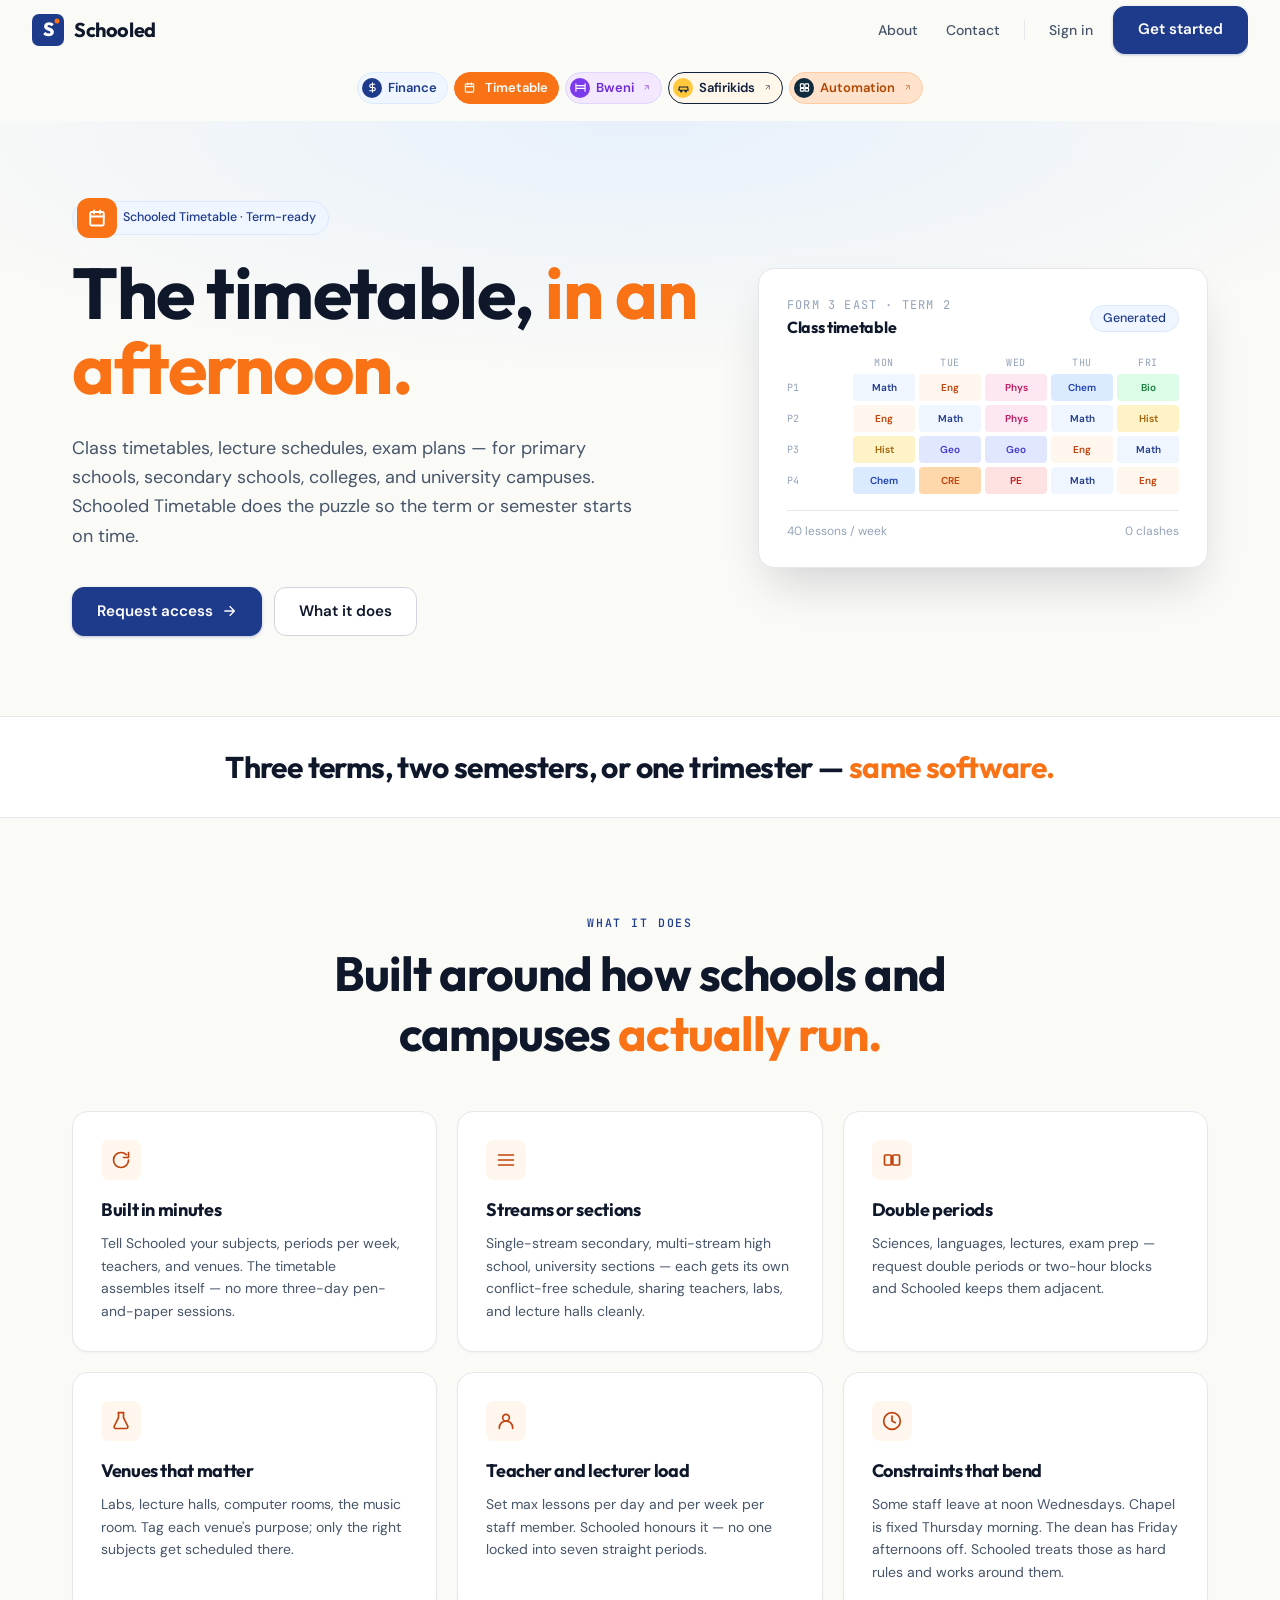
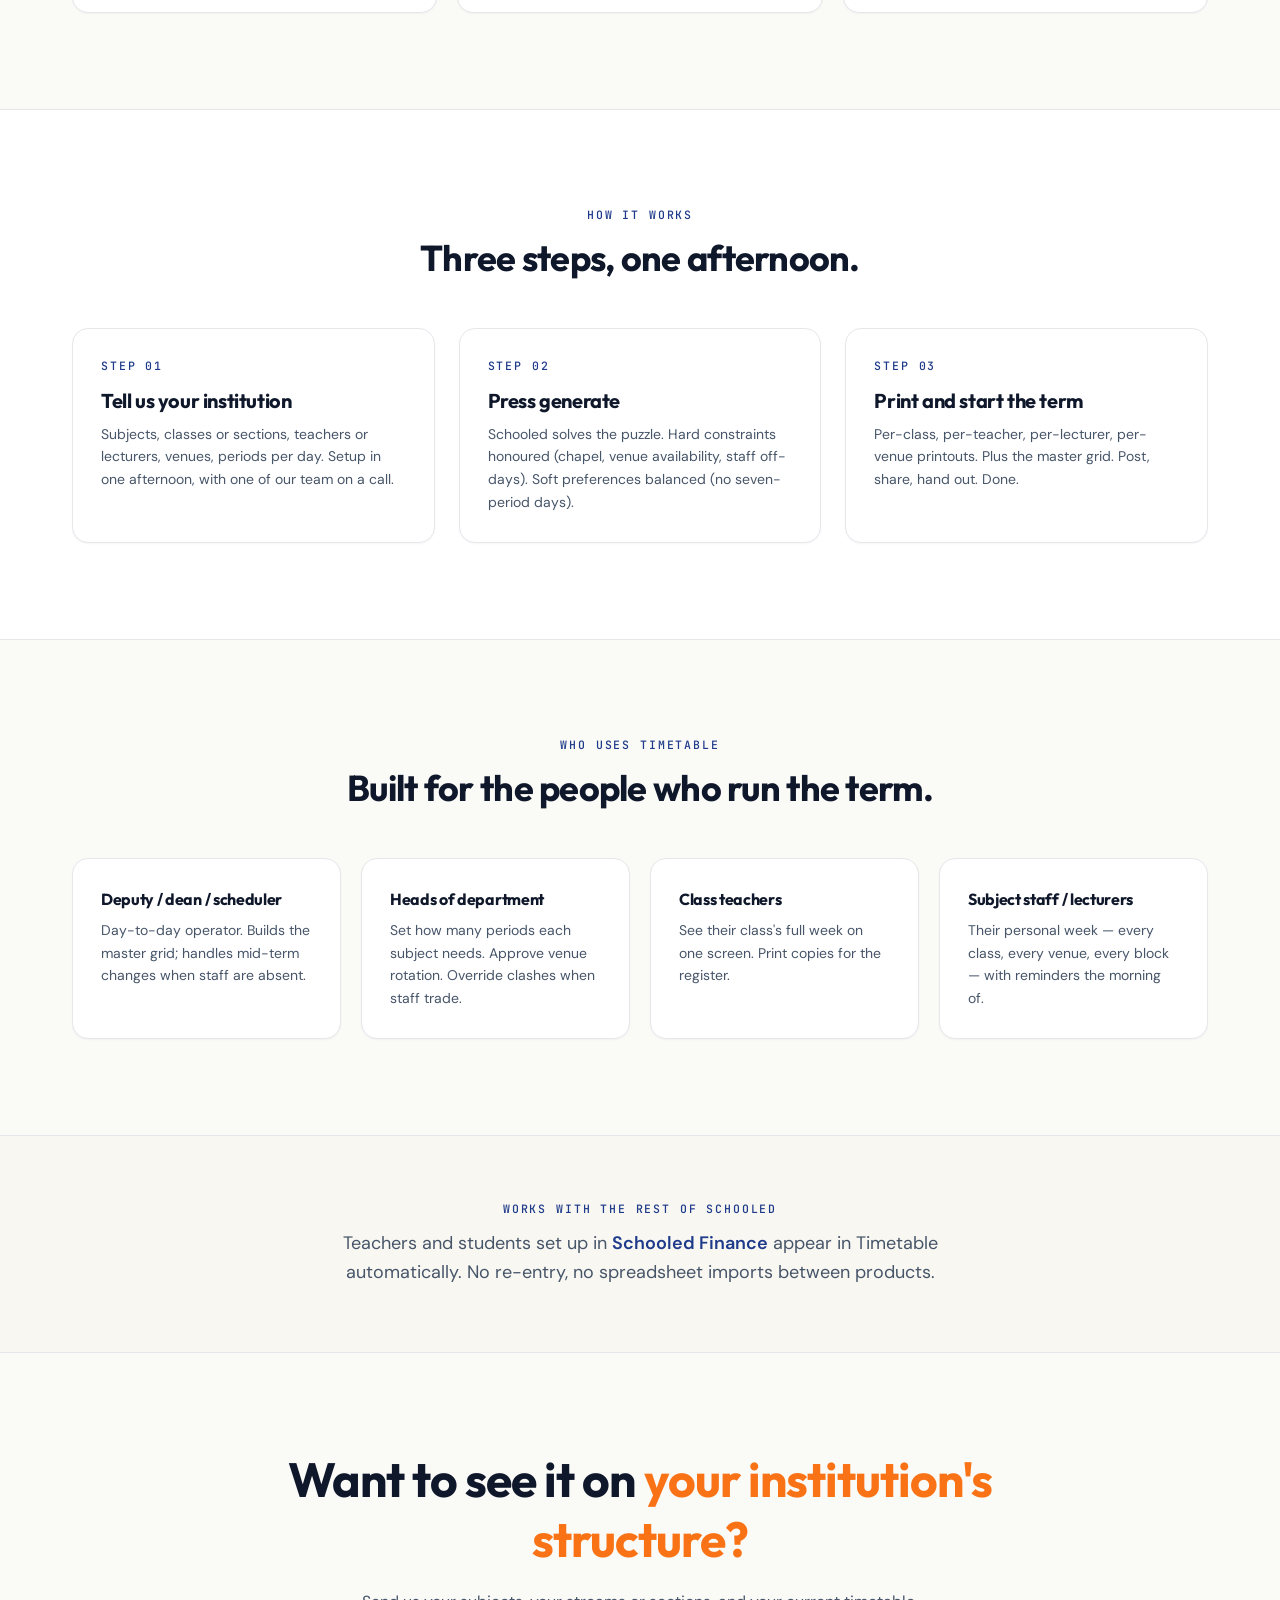
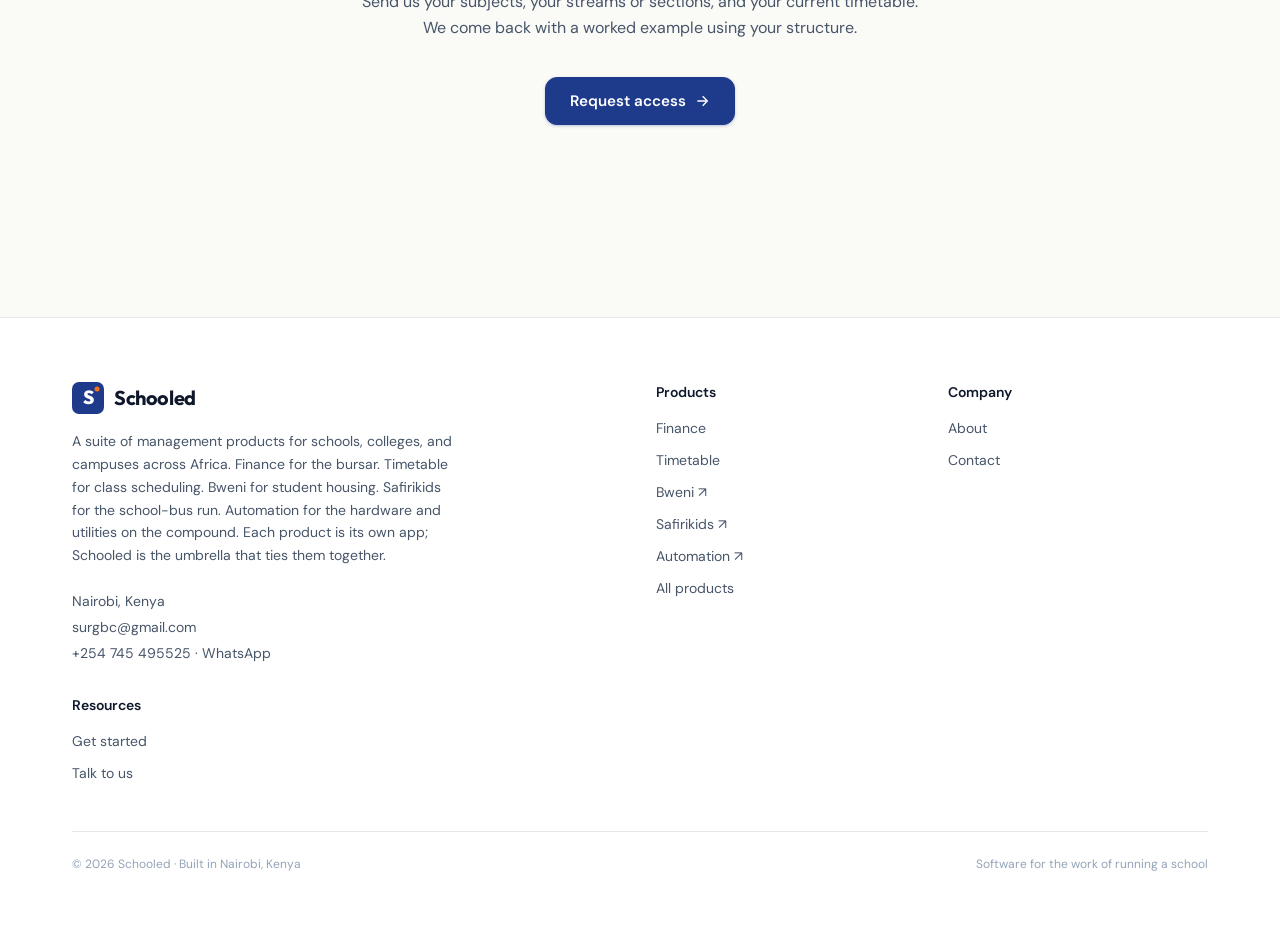
<file: timetable.html>
<!DOCTYPE html><!--woZmfm_XFeIQzgiW1Pzbi--><html lang="en"><head><meta charSet="utf-8"/><meta name="viewport" content="width=device-width, initial-scale=1"/><link rel="stylesheet" href="/_next/static/chunks/661ea3d9c3ac8128.css" data-precedence="next"/><link rel="preload" as="script" fetchPriority="low" href="/_next/static/chunks/5bce68295c7f1f97.js"/><script src="/_next/static/chunks/391b5727e5bc11ec.js" async=""></script><script src="/_next/static/chunks/1c64b19886203277.js" async=""></script><script src="/_next/static/chunks/c44ba29902c6819e.js" async=""></script><script src="/_next/static/chunks/turbopack-5e5e5629a9695c20.js" async=""></script><script src="/_next/static/chunks/4e9345d67ce99cf3.js" async=""></script><script src="/_next/static/chunks/6c33792a57a66467.js" async=""></script><script src="/_next/static/chunks/beefb697acdd731a.js" async=""></script><link rel="preload" href="https://fonts.googleapis.com/css2?family=Outfit:wght@400;500;600;700;800&amp;family=DM+Sans:wght@400;500;600;700&amp;family=JetBrains+Mono:wght@400;500&amp;display=swap" as="style"/><link rel="preconnect" href="https://fonts.googleapis.com"/><link rel="preconnect" href="https://fonts.gstatic.com" crossorigin=""/><meta name="theme-color" content="#1E3A8A"/><title>Timetable · Schooled</title><meta name="description" content="A suite of management products for schools, colleges, and campuses across Africa. Finance for the bursar. Timetable for class scheduling. Bweni for student housing. Safirikids for the school-bus run. Automation for the hardware and utilities on the compound. Each product is its own app; Schooled is the umbrella that ties them together."/><meta name="author" content="Schooled"/><link rel="manifest" href="/manifest.json"/><meta name="keywords" content="school management software,school finance Kenya,school bus tracking,Safirikids,African school software,bursar software,ICAAP school finance"/><meta name="creator" content="Schooled"/><meta name="publisher" content="Schooled"/><meta name="robots" content="index, follow"/><meta property="og:title" content="Schooled — Software for schools, colleges, and campuses."/><meta property="og:description" content="A suite of management products for schools, colleges, and campuses across Africa. Finance for the bursar. Timetable for class scheduling. Bweni for student housing. Safirikids for the school-bus run. Automation for the hardware and utilities on the compound. Each product is its own app; Schooled is the umbrella that ties them together."/><meta property="og:url" content="https://schooled.cseco.co.ke"/><meta property="og:site_name" content="Schooled"/><meta property="og:locale" content="en_US"/><meta property="og:image" content="https://schooled.cseco.co.ke/og-image.png"/><meta property="og:image:width" content="1200"/><meta property="og:image:height" content="630"/><meta property="og:image:alt" content="Software for schools, colleges, and campuses."/><meta property="og:image:type" content="image/png"/><meta property="og:type" content="website"/><meta name="twitter:card" content="summary_large_image"/><meta name="twitter:title" content="Schooled — Software for schools, colleges, and campuses."/><meta name="twitter:description" content="A suite of management products for schools, colleges, and campuses across Africa. Finance for the bursar. Timetable for class scheduling. Bweni for student housing. Safirikids for the school-bus run. Automation for the hardware and utilities on the compound. Each product is its own app; Schooled is the umbrella that ties them together."/><meta name="twitter:image" content="https://schooled.cseco.co.ke/og-image.png"/><link rel="icon" href="/favicon.svg" type="image/svg+xml"/><link rel="icon" href="/favicon.png" type="image/png" sizes="32x32"/><link rel="apple-touch-icon" href="/apple-touch-icon.png"/><link rel="stylesheet" href="https://fonts.googleapis.com/css2?family=Outfit:wght@400;500;600;700;800&amp;family=DM+Sans:wght@400;500;600;700&amp;family=JetBrains+Mono:wght@400;500&amp;display=swap"/><script src="/_next/static/chunks/a6dad97d9634a72d.js" noModule=""></script></head><body class="antialiased bg-[var(--color-canvas)] text-[var(--color-ink)] min-h-screen flex flex-col"><div hidden=""><!--$--><!--/$--></div><header class="sticky top-0 z-40 transition-[background-color,backdrop-filter,box-shadow,border-color] duration-300 ease-out" style="background:transparent;backdrop-filter:none;-webkit-backdrop-filter:none;box-shadow:none;border-bottom:1px solid transparent"><div class="max-w-[1280px] mx-auto px-6 lg:px-8"><div class="flex items-center justify-between gap-4 lg:overflow-hidden transition-[height,opacity] duration-300 ease-out h-[60px] lg:opacity-100"><a class="flex items-center gap-2.5 shrink-0" href="/"><svg width="32" height="32" viewBox="0 0 64 64" xmlns="http://www.w3.org/2000/svg" aria-hidden="true"><rect width="64" height="64" rx="14" fill="var(--color-sky)"></rect><text x="32" y="44" text-anchor="middle" font-family="var(--font-display), system-ui, sans-serif" font-size="38" font-weight="800" letter-spacing="-1" fill="var(--color-paper)">S</text><circle cx="50" cy="14" r="5" fill="var(--color-ember)"></circle></svg><span class="font-display text-xl font-bold text-[var(--color-ink)] tracking-tight">Schooled</span></a><div class="hidden lg:flex items-center gap-1 shrink-0"><a class="px-3 py-2 text-sm font-medium rounded-lg transition-colors text-[var(--color-ink-soft)] hover:text-[var(--color-ink)]" href="/about">About</a><a class="px-3 py-2 text-sm font-medium rounded-lg transition-colors text-[var(--color-ink-soft)] hover:text-[var(--color-ink)]" href="/contact">Contact</a><div class="w-px h-5 bg-[var(--color-edge)] mx-2"></div><a href="https://app.schooled.cseco.co.ke" class="px-3 py-2 text-sm font-medium text-[var(--color-ink-soft)] hover:text-[var(--color-ink)]">Sign in</a><a class="btn-primary text-sm py-2 px-4 ml-1" href="/contact">Get started</a></div><button class="lg:hidden inline-flex items-center justify-center w-10 h-10 rounded-lg border border-[var(--color-edge-strong)]" aria-label="Toggle menu"><svg width="18" height="18" viewBox="0 0 24 24" fill="none" stroke="currentColor" stroke-width="2"><line x1="4" y1="7" x2="20" y2="7"></line><line x1="4" y1="17" x2="20" y2="17"></line></svg></button></div><nav class="hidden lg:flex items-center gap-3 justify-between transition-[padding] duration-300 ease-out" style="padding-top:0.25rem;padding-bottom:0.5rem"><a aria-label="Schooled — home" class="flex items-center gap-2 shrink-0 overflow-hidden transition-all duration-300 ease-out" style="opacity:0;max-width:0px;margin-right:0px;pointer-events:none" href="/"><svg width="22" height="22" viewBox="0 0 64 64" xmlns="http://www.w3.org/2000/svg" aria-hidden="true"><rect width="64" height="64" rx="14" fill="var(--color-sky)"></rect><text x="32" y="44" text-anchor="middle" font-family="var(--font-display), system-ui, sans-serif" font-size="38" font-weight="800" letter-spacing="-1" fill="var(--color-paper)">S</text><circle cx="50" cy="14" r="5" fill="var(--color-ember)"></circle></svg><span class="font-display text-sm font-bold text-[var(--color-ink)] tracking-tight whitespace-nowrap">Schooled</span></a><div class="flex items-center gap-1.5 flex-1 justify-center"><a class="inline-flex items-center gap-1.5 pl-1 pr-2.5 h-8 rounded-full border text-[13px] font-semibold transition-all" style="background:var(--color-sky-tint);color:var(--color-sky);border-color:var(--color-sky-soft)" href="/finance"><span class="flex items-center justify-center w-5 h-5 rounded-full shrink-0" style="background:var(--color-sky);color:white"><svg width="11" height="11" viewBox="0 0 24 24" fill="none" stroke="currentColor" stroke-width="2.5" stroke-linecap="round"><path d="M12 2v20M17 5H9.5a3.5 3.5 0 0 0 0 7h5a3.5 3.5 0 0 1 0 7H6"></path></svg></span>Finance</a><a class="inline-flex items-center gap-1.5 pl-1 pr-2.5 h-8 rounded-full border text-[13px] font-semibold transition-all" style="background:var(--color-ember);color:white;border-color:var(--color-ember)" href="/timetable"><span class="flex items-center justify-center w-5 h-5 rounded-full shrink-0" style="background:var(--color-ember);color:white"><svg width="11" height="11" viewBox="0 0 24 24" fill="none" stroke="currentColor" stroke-width="2.5" stroke-linecap="round" stroke-linejoin="round"><rect x="3" y="4" width="18" height="18" rx="2"></rect><line x1="16" y1="2" x2="16" y2="6"></line><line x1="8" y1="2" x2="8" y2="6"></line><line x1="3" y1="10" x2="21" y2="10"></line></svg></span>Timetable</a><a href="https://bweni.cseco.co.ke/" target="_blank" rel="noopener noreferrer" class="inline-flex items-center gap-1.5 pl-1 pr-2.5 h-8 rounded-full border text-[13px] font-semibold transition-all" style="background:#F3E8FF;color:#6D28D9;border-color:#DDD6FE"><span class="flex items-center justify-center w-5 h-5 rounded-full shrink-0" style="background:#7C3AED;color:white"><svg width="11" height="11" viewBox="0 0 24 24" fill="none" stroke="currentColor" stroke-width="2.5" stroke-linecap="round" stroke-linejoin="round"><path d="M2 4v16M22 4v16M2 8h20M2 14h20"></path></svg></span>Bweni<svg width="9" height="9" viewBox="0 0 24 24" fill="none" stroke="currentColor" stroke-width="2.5" class="opacity-60 ml-0.5"><path d="M7 17 17 7M7 7h10v10"></path></svg></a><a href="https://safirikids.cseco.co.ke" target="_blank" rel="noopener noreferrer" class="inline-flex items-center gap-1.5 pl-1 pr-2.5 h-8 rounded-full border text-[13px] font-semibold transition-all" style="background:#FFF8EA;color:#0F1F3D;border-color:#0F1F3D"><span class="flex items-center justify-center w-5 h-5 rounded-full shrink-0" style="background:#FFC83D;color:#0F1F3D"><svg width="11" height="11" viewBox="0 0 24 24" fill="none" stroke="currentColor" stroke-width="2.5" stroke-linecap="round"><path d="M2 18h20l-1-7H3z"></path><circle cx="7" cy="20" r="1.5"></circle><circle cx="17" cy="20" r="1.5"></circle></svg></span>Safirikids<svg width="9" height="9" viewBox="0 0 24 24" fill="none" stroke="currentColor" stroke-width="2.5" class="opacity-60 ml-0.5"><path d="M7 17 17 7M7 7h10v10"></path></svg></a><a href="https://schooled-automation.cseco.co.ke" target="_blank" rel="noopener noreferrer" class="inline-flex items-center gap-1.5 pl-1 pr-2.5 h-8 rounded-full border text-[13px] font-semibold transition-all" style="background:#FFE2CC;color:#B14600;border-color:#FFCBA3"><span class="flex items-center justify-center w-5 h-5 rounded-full shrink-0" style="background:#0F2A3D;color:white"><svg width="11" height="11" viewBox="0 0 24 24" fill="none" stroke="currentColor" stroke-width="2.5" stroke-linecap="round" stroke-linejoin="round"><rect x="3" y="4" width="8" height="8" rx="1.5"></rect><rect x="13" y="4" width="8" height="8" rx="1.5"></rect><rect x="3" y="14" width="8" height="6" rx="1.5"></rect><rect x="13" y="14" width="8" height="6" rx="1.5"></rect></svg></span>Automation<svg width="9" height="9" viewBox="0 0 24 24" fill="none" stroke="currentColor" stroke-width="2.5" class="opacity-60 ml-0.5"><path d="M7 17 17 7M7 7h10v10"></path></svg></a></div><div class="flex items-center gap-2 shrink-0 overflow-hidden transition-all duration-300 ease-out" style="opacity:0;max-width:0px;margin-left:0px;pointer-events:none"><a href="https://app.schooled.cseco.co.ke" class="text-sm font-medium text-[var(--color-ink-soft)] hover:text-[var(--color-ink)] whitespace-nowrap">Sign in</a><a class="btn-primary text-sm py-1.5 px-3.5 whitespace-nowrap" href="/contact">Get started</a></div></nav></div></header><main class="relative flex-1"><section class="bg-gradient-sky pt-12 lg:pt-20 pb-20"><div class="max-w-[1200px] mx-auto px-6 lg:px-8 grid lg:grid-cols-12 gap-10 items-center"><div class="lg:col-span-7"><div class="badge mb-5"><div class="w-10 h-10 -my-2 -ml-2 rounded-xl bg-[var(--color-ember)] flex items-center justify-center"><svg width="18" height="18" viewBox="0 0 24 24" fill="none" stroke="white" stroke-width="2.5" stroke-linecap="round" stroke-linejoin="round"><rect x="3" y="4" width="18" height="18" rx="2"></rect><line x1="16" y1="2" x2="16" y2="6"></line><line x1="8" y1="2" x2="8" y2="6"></line><line x1="3" y1="10" x2="21" y2="10"></line></svg></div>Schooled Timetable · Term-ready</div><h1 class="font-display text-4xl md:text-6xl lg:text-7xl text-[var(--color-ink)] leading-[1.05] tracking-[-0.025em]">The timetable, <span class="text-[var(--color-ember)]">in an afternoon.</span></h1><p class="text-lg text-[var(--color-ink-soft)] mt-7 leading-relaxed max-w-xl">Class timetables, lecture schedules, exam plans — for primary schools, secondary schools, colleges, and university campuses. Schooled Timetable does the puzzle so the term or semester starts on time.</p><div class="mt-9 flex flex-wrap gap-3"><a class="btn-primary" href="/contact">Request access<svg width="16" height="16" viewBox="0 0 24 24" fill="none" stroke="currentColor" stroke-width="2"><path d="M5 12h14M13 5l7 7-7 7"></path></svg></a><a href="#features" class="btn-ghost">What it does</a></div></div><div class="lg:col-span-5"><div class="saas-card p-5" style="box-shadow:0 24px 48px -12px rgba(15,23,42,0.18)"><div class="flex items-center justify-between mb-4"><div><p class="text-xs font-mono text-[var(--color-ink-mute)] uppercase tracking-widest">Form 3 East · Term 2</p><p class="font-display text-base font-bold mt-0.5">Class timetable</p></div><span class="badge text-xs">Generated</span></div><div class="grid grid-cols-6 gap-1 text-[10px]"><div class="font-mono text-[var(--color-ink-mute)] uppercase tracking-wider"></div><div class="font-mono text-[var(--color-ink-mute)] uppercase tracking-wider text-center">Mon</div><div class="font-mono text-[var(--color-ink-mute)] uppercase tracking-wider text-center">Tue</div><div class="font-mono text-[var(--color-ink-mute)] uppercase tracking-wider text-center">Wed</div><div class="font-mono text-[var(--color-ink-mute)] uppercase tracking-wider text-center">Thu</div><div class="font-mono text-[var(--color-ink-mute)] uppercase tracking-wider text-center">Fri</div><div class="font-mono text-[var(--color-ink-mute)] flex items-center">P<!-- -->1</div><div class="rounded p-1.5 text-center font-semibold" style="background:var(--color-sky-tint);color:var(--color-sky)">Math</div><div class="rounded p-1.5 text-center font-semibold" style="background:var(--color-ember-tint);color:var(--color-ember-deep)">Eng</div><div class="rounded p-1.5 text-center font-semibold" style="background:#FCE7F3;color:#BE185D">Phys</div><div class="rounded p-1.5 text-center font-semibold" style="background:#DBEAFE;color:#1E40AF">Chem</div><div class="rounded p-1.5 text-center font-semibold" style="background:#DCFCE7;color:#15803D">Bio</div><div class="font-mono text-[var(--color-ink-mute)] flex items-center">P<!-- -->2</div><div class="rounded p-1.5 text-center font-semibold" style="background:var(--color-ember-tint);color:var(--color-ember-deep)">Eng</div><div class="rounded p-1.5 text-center font-semibold" style="background:var(--color-sky-tint);color:var(--color-sky)">Math</div><div class="rounded p-1.5 text-center font-semibold" style="background:#FCE7F3;color:#BE185D">Phys</div><div class="rounded p-1.5 text-center font-semibold" style="background:var(--color-sky-tint);color:var(--color-sky)">Math</div><div class="rounded p-1.5 text-center font-semibold" style="background:#FEF3C7;color:#A16207">Hist</div><div class="font-mono text-[var(--color-ink-mute)] flex items-center">P<!-- -->3</div><div class="rounded p-1.5 text-center font-semibold" style="background:#FEF3C7;color:#A16207">Hist</div><div class="rounded p-1.5 text-center font-semibold" style="background:#E0E7FF;color:#4338CA">Geo</div><div class="rounded p-1.5 text-center font-semibold" style="background:#E0E7FF;color:#4338CA">Geo</div><div class="rounded p-1.5 text-center font-semibold" style="background:var(--color-ember-tint);color:var(--color-ember-deep)">Eng</div><div class="rounded p-1.5 text-center font-semibold" style="background:var(--color-sky-tint);color:var(--color-sky)">Math</div><div class="font-mono text-[var(--color-ink-mute)] flex items-center">P<!-- -->4</div><div class="rounded p-1.5 text-center font-semibold" style="background:#DBEAFE;color:#1E40AF">Chem</div><div class="rounded p-1.5 text-center font-semibold" style="background:#FED7AA;color:#C2410C">CRE</div><div class="rounded p-1.5 text-center font-semibold" style="background:#FEE2E2;color:#B91C1C">PE</div><div class="rounded p-1.5 text-center font-semibold" style="background:var(--color-sky-tint);color:var(--color-sky)">Math</div><div class="rounded p-1.5 text-center font-semibold" style="background:var(--color-ember-tint);color:var(--color-ember-deep)">Eng</div></div><div class="mt-4 pt-3 border-t border-[var(--color-edge)] flex items-center justify-between text-xs text-[var(--color-ink-mute)]"><span>40 lessons / week</span><span>0 clashes</span></div></div></div></div></section><section class="bg-[var(--color-paper)] border-y border-[var(--color-edge)] py-8"><div class="max-w-[1200px] mx-auto px-6 lg:px-8 text-center"><p class="font-display text-2xl md:text-3xl text-[var(--color-ink)] tracking-tight">Three terms, two semesters, or one trimester — <span class="text-[var(--color-ember)]">same software.</span></p></div></section><section id="features" class="py-20 lg:py-24"><div class="max-w-[1200px] mx-auto px-6 lg:px-8"><div class="text-center mb-12 max-w-2xl mx-auto"><p class="eyebrow mb-3">What it does</p><h2 class="font-display text-3xl md:text-5xl text-[var(--color-ink)] leading-tight tracking-tight">Built around how schools and campuses <span class="text-[var(--color-ember)]">actually run.</span></h2></div><div class="grid md:grid-cols-2 lg:grid-cols-3 gap-5"><div class="saas-card"><div class="w-10 h-10 rounded-lg bg-[var(--color-ember-tint)] flex items-center justify-center mb-4"><svg width="20" height="20" viewBox="0 0 24 24" fill="none" stroke="var(--color-ember-deep)" stroke-width="2" stroke-linecap="round" stroke-linejoin="round"><path d="M21 12a9 9 0 1 1-9-9c2.5 0 4.7 1 6.4 2.6"></path><polyline points="21 3 21 9 15 9"></polyline></svg></div><h3 class="font-display text-lg font-bold text-[var(--color-ink)] mb-2">Built in minutes</h3><p class="text-sm text-[var(--color-ink-soft)] leading-relaxed">Tell Schooled your subjects, periods per week, teachers, and venues. The timetable assembles itself — no more three-day pen-and-paper sessions.</p></div><div class="saas-card"><div class="w-10 h-10 rounded-lg bg-[var(--color-ember-tint)] flex items-center justify-center mb-4"><svg width="20" height="20" viewBox="0 0 24 24" fill="none" stroke="var(--color-ember-deep)" stroke-width="2" stroke-linecap="round" stroke-linejoin="round"><line x1="3" y1="6" x2="21" y2="6"></line><line x1="3" y1="12" x2="21" y2="12"></line><line x1="3" y1="18" x2="21" y2="18"></line></svg></div><h3 class="font-display text-lg font-bold text-[var(--color-ink)] mb-2">Streams or sections</h3><p class="text-sm text-[var(--color-ink-soft)] leading-relaxed">Single-stream secondary, multi-stream high school, university sections — each gets its own conflict-free schedule, sharing teachers, labs, and lecture halls cleanly.</p></div><div class="saas-card"><div class="w-10 h-10 rounded-lg bg-[var(--color-ember-tint)] flex items-center justify-center mb-4"><svg width="20" height="20" viewBox="0 0 24 24" fill="none" stroke="var(--color-ember-deep)" stroke-width="2" stroke-linecap="round" stroke-linejoin="round"><rect x="3" y="6" width="8" height="12" rx="1"></rect><rect x="13" y="6" width="8" height="12" rx="1"></rect></svg></div><h3 class="font-display text-lg font-bold text-[var(--color-ink)] mb-2">Double periods</h3><p class="text-sm text-[var(--color-ink-soft)] leading-relaxed">Sciences, languages, lectures, exam prep — request double periods or two-hour blocks and Schooled keeps them adjacent.</p></div><div class="saas-card"><div class="w-10 h-10 rounded-lg bg-[var(--color-ember-tint)] flex items-center justify-center mb-4"><svg width="20" height="20" viewBox="0 0 24 24" fill="none" stroke="var(--color-ember-deep)" stroke-width="2" stroke-linecap="round" stroke-linejoin="round"><path d="M9 2v6L4 18a2 2 0 0 0 2 3h12a2 2 0 0 0 2-3l-5-10V2"></path><line x1="9" y1="2" x2="15" y2="2"></line></svg></div><h3 class="font-display text-lg font-bold text-[var(--color-ink)] mb-2">Venues that matter</h3><p class="text-sm text-[var(--color-ink-soft)] leading-relaxed">Labs, lecture halls, computer rooms, the music room. Tag each venue&#x27;s purpose; only the right subjects get scheduled there.</p></div><div class="saas-card"><div class="w-10 h-10 rounded-lg bg-[var(--color-ember-tint)] flex items-center justify-center mb-4"><svg width="20" height="20" viewBox="0 0 24 24" fill="none" stroke="var(--color-ember-deep)" stroke-width="2" stroke-linecap="round" stroke-linejoin="round"><circle cx="12" cy="8" r="4"></circle><path d="M4 21v-1a8 8 0 0 1 16 0v1"></path></svg></div><h3 class="font-display text-lg font-bold text-[var(--color-ink)] mb-2">Teacher and lecturer load</h3><p class="text-sm text-[var(--color-ink-soft)] leading-relaxed">Set max lessons per day and per week per staff member. Schooled honours it — no one locked into seven straight periods.</p></div><div class="saas-card"><div class="w-10 h-10 rounded-lg bg-[var(--color-ember-tint)] flex items-center justify-center mb-4"><svg width="20" height="20" viewBox="0 0 24 24" fill="none" stroke="var(--color-ember-deep)" stroke-width="2" stroke-linecap="round" stroke-linejoin="round"><circle cx="12" cy="12" r="10"></circle><polyline points="12 6 12 12 16 14"></polyline></svg></div><h3 class="font-display text-lg font-bold text-[var(--color-ink)] mb-2">Constraints that bend</h3><p class="text-sm text-[var(--color-ink-soft)] leading-relaxed">Some staff leave at noon Wednesdays. Chapel is fixed Thursday morning. The dean has Friday afternoons off. Schooled treats those as hard rules and works around them.</p></div></div></div></section><section class="py-20 lg:py-24 bg-[var(--color-paper)] border-y border-[var(--color-edge)]"><div class="max-w-[1200px] mx-auto px-6 lg:px-8"><div class="text-center mb-12 max-w-2xl mx-auto"><p class="eyebrow mb-3">How it works</p><h2 class="font-display text-3xl md:text-4xl text-[var(--color-ink)] leading-tight tracking-tight">Three steps, one afternoon.</h2></div><div class="grid md:grid-cols-3 gap-6"><div class="saas-card"><p class="eyebrow mb-3">Step <!-- -->01</p><h3 class="font-display text-xl font-bold text-[var(--color-ink)] mb-2">Tell us your institution</h3><p class="text-sm text-[var(--color-ink-soft)] leading-relaxed">Subjects, classes or sections, teachers or lecturers, venues, periods per day. Setup in one afternoon, with one of our team on a call.</p></div><div class="saas-card"><p class="eyebrow mb-3">Step <!-- -->02</p><h3 class="font-display text-xl font-bold text-[var(--color-ink)] mb-2">Press generate</h3><p class="text-sm text-[var(--color-ink-soft)] leading-relaxed">Schooled solves the puzzle. Hard constraints honoured (chapel, venue availability, staff off-days). Soft preferences balanced (no seven-period days).</p></div><div class="saas-card"><p class="eyebrow mb-3">Step <!-- -->03</p><h3 class="font-display text-xl font-bold text-[var(--color-ink)] mb-2">Print and start the term</h3><p class="text-sm text-[var(--color-ink-soft)] leading-relaxed">Per-class, per-teacher, per-lecturer, per-venue printouts. Plus the master grid. Post, share, hand out. Done.</p></div></div></div></section><section class="py-20 lg:py-24"><div class="max-w-[1200px] mx-auto px-6 lg:px-8"><div class="text-center mb-12 max-w-2xl mx-auto"><p class="eyebrow mb-3">Who uses Timetable</p><h2 class="font-display text-3xl md:text-4xl text-[var(--color-ink)] leading-tight tracking-tight">Built for the people who run the term.</h2></div><div class="grid md:grid-cols-2 lg:grid-cols-4 gap-5"><div class="saas-card"><h3 class="font-display text-base font-bold text-[var(--color-ink)] mb-2">Deputy / dean / scheduler</h3><p class="text-sm text-[var(--color-ink-soft)] leading-relaxed">Day-to-day operator. Builds the master grid; handles mid-term changes when staff are absent.</p></div><div class="saas-card"><h3 class="font-display text-base font-bold text-[var(--color-ink)] mb-2">Heads of department</h3><p class="text-sm text-[var(--color-ink-soft)] leading-relaxed">Set how many periods each subject needs. Approve venue rotation. Override clashes when staff trade.</p></div><div class="saas-card"><h3 class="font-display text-base font-bold text-[var(--color-ink)] mb-2">Class teachers</h3><p class="text-sm text-[var(--color-ink-soft)] leading-relaxed">See their class&#x27;s full week on one screen. Print copies for the register.</p></div><div class="saas-card"><h3 class="font-display text-base font-bold text-[var(--color-ink)] mb-2">Subject staff / lecturers</h3><p class="text-sm text-[var(--color-ink-soft)] leading-relaxed">Their personal week — every class, every venue, every block — with reminders the morning of.</p></div></div></div></section><section class="py-16 bg-[var(--color-paper-warm)] border-y border-[var(--color-edge)]"><div class="max-w-[1200px] mx-auto px-6 lg:px-8"><div class="text-center max-w-2xl mx-auto"><p class="eyebrow mb-3">Works with the rest of Schooled</p><p class="text-lg text-[var(--color-ink-soft)] leading-relaxed">Teachers and students set up in <a class="text-[var(--color-sky)] font-semibold" href="/finance">Schooled Finance</a> appear in Timetable automatically. No re-entry, no spreadsheet imports between products.</p></div></div></section><section class="py-20 lg:py-24"><div class="max-w-[900px] mx-auto px-6 lg:px-8 text-center"><h2 class="font-display text-3xl md:text-5xl text-[var(--color-ink)] leading-tight tracking-tight">Want to see it on <span class="text-[var(--color-ember)]">your institution&#x27;s structure?</span></h2><p class="text-[var(--color-ink-soft)] mt-5 leading-relaxed max-w-xl mx-auto">Send us your subjects, your streams or sections, and your current timetable. We come back with a worked example using your structure.</p><a class="btn-primary mt-9" href="/contact">Request access<svg width="16" height="16" viewBox="0 0 24 24" fill="none" stroke="currentColor" stroke-width="2"><path d="M5 12h14M13 5l7 7-7 7"></path></svg></a></div></section><!--$--><!--/$--></main><footer class="bg-[var(--color-paper)] border-t border-[var(--color-edge)] mt-24"><div class="max-w-[1200px] mx-auto px-6 lg:px-8 py-16"><div class="grid grid-cols-12 gap-8 mb-12"><div class="col-span-12 md:col-span-5"><div class="flex items-center gap-2.5 mb-4"><svg width="32" height="32" viewBox="0 0 64 64" xmlns="http://www.w3.org/2000/svg" aria-hidden="true"><rect width="64" height="64" rx="14" fill="var(--color-sky)"></rect><text x="32" y="44" text-anchor="middle" font-family="var(--font-display), system-ui, sans-serif" font-size="38" font-weight="800" letter-spacing="-1" fill="var(--color-paper)">S</text><circle cx="50" cy="14" r="5" fill="var(--color-ember)"></circle></svg><span class="font-display text-xl font-bold tracking-tight">Schooled</span></div><p class="text-[var(--color-ink-soft)] text-sm leading-relaxed max-w-sm">A suite of management products for schools, colleges, and campuses across Africa. Finance for the bursar. Timetable for class scheduling. Bweni for student housing. Safirikids for the school-bus run. Automation for the hardware and utilities on the compound. Each product is its own app; Schooled is the umbrella that ties them together.</p><div class="mt-6 space-y-1.5 text-sm text-[var(--color-ink-soft)]"><p>Nairobi, Kenya</p><p><a href="mailto:surgbc@gmail.com" class="hover:text-[var(--color-sky)]">surgbc@gmail.com</a></p><p><a href="tel:+254745495525" class="hover:text-[var(--color-sky)]">+254 745 495525</a> · <a href="https://wa.me/254745495525" target="_blank" rel="noopener" class="hover:text-[var(--color-sky)]">WhatsApp</a></p></div></div><div class="col-span-6 md:col-span-3 md:col-start-7"><p class="font-semibold text-[var(--color-ink)] text-sm mb-4">Products</p><ul class="space-y-3 text-sm text-[var(--color-ink-soft)]"><li><a class="hover:text-[var(--color-sky)]" href="/finance">Finance</a></li><li><a class="hover:text-[var(--color-sky)]" href="/timetable">Timetable</a></li><li><a href="https://bweni.cseco.co.ke/" target="_blank" rel="noopener" class="hover:text-[var(--color-sky)]">Bweni ↗</a></li><li><a href="https://safirikids.cseco.co.ke" target="_blank" rel="noopener" class="hover:text-[var(--color-sky)]">Safirikids ↗</a></li><li><a href="https://schooled-automation.cseco.co.ke" target="_blank" rel="noopener" class="hover:text-[var(--color-sky)]">Automation ↗</a></li><li><a class="hover:text-[var(--color-sky)]" href="/products">All products</a></li></ul></div><div class="col-span-6 md:col-span-2"><p class="font-semibold text-[var(--color-ink)] text-sm mb-4">Company</p><ul class="space-y-3 text-sm text-[var(--color-ink-soft)]"><li><a class="hover:text-[var(--color-sky)]" href="/about">About</a></li><li><a class="hover:text-[var(--color-sky)]" href="/contact">Contact</a></li></ul></div><div class="col-span-12 md:col-span-2"><p class="font-semibold text-[var(--color-ink)] text-sm mb-4">Resources</p><ul class="space-y-3 text-sm text-[var(--color-ink-soft)]"><li><a class="hover:text-[var(--color-sky)]" href="/contact">Get started</a></li><li><a class="hover:text-[var(--color-sky)]" href="/contact">Talk to us</a></li></ul></div></div><div class="border-t border-[var(--color-edge)] pt-6 flex flex-col sm:flex-row justify-between items-start sm:items-center gap-3"><p class="text-xs text-[var(--color-ink-mute)]">© <!-- -->2026<!-- --> Schooled · Built in <!-- -->Nairobi, Kenya</p><p class="text-xs text-[var(--color-ink-mute)]">Software for the work of running a school</p></div></div></footer><script src="/_next/static/chunks/5bce68295c7f1f97.js" id="_R_" async=""></script><script>(self.__next_f=self.__next_f||[]).push([0])</script><script>self.__next_f.push([1,"1:\"$Sreact.fragment\"\n2:I[2971,[\"/_next/static/chunks/4e9345d67ce99cf3.js\"],\"Header\"]\n3:I[92322,[\"/_next/static/chunks/6c33792a57a66467.js\",\"/_next/static/chunks/beefb697acdd731a.js\"],\"default\"]\n4:I[81409,[\"/_next/static/chunks/6c33792a57a66467.js\",\"/_next/static/chunks/beefb697acdd731a.js\"],\"default\"]\nc:I[60374,[\"/_next/static/chunks/6c33792a57a66467.js\",\"/_next/static/chunks/beefb697acdd731a.js\"],\"default\"]\n:HL[\"/_next/static/chunks/661ea3d9c3ac8128.css\",\"style\"]\n:HL[\"https://fonts.googleapis.com/css2?family=Outfit:wght@400;500;600;700;800\u0026family=DM+Sans:wght@400;500;600;700\u0026family=JetBrains+Mono:wght@400;500\u0026display=swap\",\"style\"]\n"])</script><script>self.__next_f.push([1,"0:{\"P\":null,\"b\":\"woZmfm_XFeIQzgiW1Pzbi\",\"c\":[\"\",\"timetable\"],\"q\":\"\",\"i\":false,\"f\":[[[\"\",{\"children\":[\"timetable\",{\"children\":[\"__PAGE__\",{}]}]},\"$undefined\",\"$undefined\",true],[[\"$\",\"$1\",\"c\",{\"children\":[[[\"$\",\"link\",\"0\",{\"rel\":\"stylesheet\",\"href\":\"/_next/static/chunks/661ea3d9c3ac8128.css\",\"precedence\":\"next\",\"crossOrigin\":\"$undefined\",\"nonce\":\"$undefined\"}],[\"$\",\"script\",\"script-0\",{\"src\":\"/_next/static/chunks/4e9345d67ce99cf3.js\",\"async\":true,\"nonce\":\"$undefined\"}]],[\"$\",\"html\",null,{\"lang\":\"en\",\"children\":[[\"$\",\"head\",null,{\"children\":[[\"$\",\"link\",null,{\"rel\":\"preconnect\",\"href\":\"https://fonts.googleapis.com\"}],[\"$\",\"link\",null,{\"rel\":\"preconnect\",\"href\":\"https://fonts.gstatic.com\",\"crossOrigin\":\"\"}],[\"$\",\"link\",null,{\"rel\":\"stylesheet\",\"href\":\"https://fonts.googleapis.com/css2?family=Outfit:wght@400;500;600;700;800\u0026family=DM+Sans:wght@400;500;600;700\u0026family=JetBrains+Mono:wght@400;500\u0026display=swap\"}]]}],[\"$\",\"body\",null,{\"className\":\"antialiased bg-[var(--color-canvas)] text-[var(--color-ink)] min-h-screen flex flex-col\",\"children\":[[\"$\",\"$L2\",null,{}],[\"$\",\"main\",null,{\"className\":\"relative flex-1\",\"children\":[\"$\",\"$L3\",null,{\"parallelRouterKey\":\"children\",\"error\":\"$undefined\",\"errorStyles\":\"$undefined\",\"errorScripts\":\"$undefined\",\"template\":[\"$\",\"$L4\",null,{}],\"templateStyles\":\"$undefined\",\"templateScripts\":\"$undefined\",\"notFound\":[[[\"$\",\"title\",null,{\"children\":\"404: This page could not be found.\"}],[\"$\",\"div\",null,{\"style\":{\"fontFamily\":\"system-ui,\\\"Segoe UI\\\",Roboto,Helvetica,Arial,sans-serif,\\\"Apple Color Emoji\\\",\\\"Segoe UI Emoji\\\"\",\"height\":\"100vh\",\"textAlign\":\"center\",\"display\":\"flex\",\"flexDirection\":\"column\",\"alignItems\":\"center\",\"justifyContent\":\"center\"},\"children\":[\"$\",\"div\",null,{\"children\":[[\"$\",\"style\",null,{\"dangerouslySetInnerHTML\":{\"__html\":\"body{color:#000;background:#fff;margin:0}.next-error-h1{border-right:1px solid rgba(0,0,0,.3)}@media (prefers-color-scheme:dark){body{color:#fff;background:#000}.next-error-h1{border-right:1px solid rgba(255,255,255,.3)}}\"}}],[\"$\",\"h1\",null,{\"className\":\"next-error-h1\",\"style\":{\"display\":\"inline-block\",\"margin\":\"0 20px 0 0\",\"padding\":\"0 23px 0 0\",\"fontSize\":24,\"fontWeight\":500,\"verticalAlign\":\"top\",\"lineHeight\":\"49px\"},\"children\":404}],[\"$\",\"div\",null,{\"style\":{\"display\":\"inline-block\"},\"children\":[\"$\",\"h2\",null,{\"style\":{\"fontSize\":14,\"fontWeight\":400,\"lineHeight\":\"49px\",\"margin\":0},\"children\":\"This page could not be found.\"}]}]]}]}]],[]],\"forbidden\":\"$undefined\",\"unauthorized\":\"$undefined\"}]}],[\"$\",\"footer\",null,{\"className\":\"bg-[var(--color-paper)] border-t border-[var(--color-edge)] mt-24\",\"children\":[\"$\",\"div\",null,{\"className\":\"max-w-[1200px] mx-auto px-6 lg:px-8 py-16\",\"children\":[[\"$\",\"div\",null,{\"className\":\"grid grid-cols-12 gap-8 mb-12\",\"children\":[[\"$\",\"div\",null,{\"className\":\"col-span-12 md:col-span-5\",\"children\":[[\"$\",\"div\",null,{\"className\":\"flex items-center gap-2.5 mb-4\",\"children\":[[\"$\",\"svg\",null,{\"width\":32,\"height\":32,\"viewBox\":\"0 0 64 64\",\"xmlns\":\"http://www.w3.org/2000/svg\",\"aria-hidden\":true,\"children\":[[\"$\",\"rect\",null,{\"width\":\"64\",\"height\":\"64\",\"rx\":\"14\",\"fill\":\"var(--color-sky)\"}],[\"$\",\"text\",null,{\"x\":\"32\",\"y\":\"44\",\"textAnchor\":\"middle\",\"fontFamily\":\"var(--font-display), system-ui, sans-serif\",\"fontSize\":\"38\",\"fontWeight\":800,\"letterSpacing\":\"-1\",\"fill\":\"var(--color-paper)\",\"children\":\"S\"}],[\"$\",\"circle\",null,{\"cx\":\"50\",\"cy\":\"14\",\"r\":\"5\",\"fill\":\"var(--color-ember)\"}]]}],[\"$\",\"span\",null,{\"className\":\"font-display text-xl font-bold tracking-tight\",\"children\":\"Schooled\"}]]}],[\"$\",\"p\",null,{\"className\":\"text-[var(--color-ink-soft)] text-sm leading-relaxed max-w-sm\",\"children\":\"A suite of management products for schools, colleges, and campuses across Africa. Finance for the bursar. Timetable for class scheduling. Bweni for student housing. Safirikids for the school-bus run. Automation for the hardware and utilities on the compound. Each product is its own app; Schooled is the umbrella that ties them together.\"}],[\"$\",\"div\",null,{\"className\":\"mt-6 space-y-1.5 text-sm text-[var(--color-ink-soft)]\",\"children\":[[\"$\",\"p\",null,{\"children\":\"Nairobi, Kenya\"}],[\"$\",\"p\",null,{\"children\":[\"$\",\"a\",null,{\"href\":\"mailto:surgbc@gmail.com\",\"className\":\"hover:text-[var(--color-sky)]\",\"children\":\"surgbc@gmail.com\"}]}],[\"$\",\"p\",null,{\"children\":[[\"$\",\"a\",null,{\"href\":\"tel:+254745495525\",\"className\":\"hover:text-[var(--color-sky)]\",\"children\":\"+254 745 495525\"}],\" · \",[\"$\",\"a\",null,{\"href\":\"https://wa.me/254745495525\",\"target\":\"_blank\",\"rel\":\"noopener\",\"className\":\"hover:text-[var(--color-sky)]\",\"children\":\"WhatsApp\"}]]}]]}]]}],\"$L5\",\"$L6\",\"$L7\"]}],\"$L8\"]}]}]]}]]}]]}],{\"children\":[\"$L9\",{\"children\":[\"$La\",{},null,false,false]},null,false,false]},null,false,false],\"$Lb\",false]],\"m\":\"$undefined\",\"G\":[\"$c\",[]],\"S\":true}\n"])</script><script>self.__next_f.push([1,"d:I[74426,[\"/_next/static/chunks/4e9345d67ce99cf3.js\"],\"\"]\n1d:I[19091,[\"/_next/static/chunks/6c33792a57a66467.js\",\"/_next/static/chunks/beefb697acdd731a.js\"],\"ViewportBoundary\"]\n1f:I[19091,[\"/_next/static/chunks/6c33792a57a66467.js\",\"/_next/static/chunks/beefb697acdd731a.js\"],\"MetadataBoundary\"]\n20:\"$Sreact.suspense\"\n5:[\"$\",\"div\",null,{\"className\":\"col-span-6 md:col-span-3 md:col-start-7\",\"children\":[[\"$\",\"p\",null,{\"className\":\"font-semibold text-[var(--color-ink)] text-sm mb-4\",\"children\":\"Products\"}],[\"$\",\"ul\",null,{\"className\":\"space-y-3 text-sm text-[var(--color-ink-soft)]\",\"children\":[[\"$\",\"li\",null,{\"children\":[\"$\",\"$Ld\",null,{\"href\":\"/finance\",\"className\":\"hover:text-[var(--color-sky)]\",\"children\":\"Finance\"}]}],[\"$\",\"li\",null,{\"children\":[\"$\",\"$Ld\",null,{\"href\":\"/timetable\",\"className\":\"hover:text-[var(--color-sky)]\",\"children\":\"Timetable\"}]}],[\"$\",\"li\",null,{\"children\":[\"$\",\"a\",null,{\"href\":\"https://bweni.cseco.co.ke/\",\"target\":\"_blank\",\"rel\":\"noopener\",\"className\":\"hover:text-[var(--color-sky)]\",\"children\":\"Bweni ↗\"}]}],[\"$\",\"li\",null,{\"children\":[\"$\",\"a\",null,{\"href\":\"https://safirikids.cseco.co.ke\",\"target\":\"_blank\",\"rel\":\"noopener\",\"className\":\"hover:text-[var(--color-sky)]\",\"children\":\"Safirikids ↗\"}]}],[\"$\",\"li\",null,{\"children\":[\"$\",\"a\",null,{\"href\":\"https://schooled-automation.cseco.co.ke\",\"target\":\"_blank\",\"rel\":\"noopener\",\"className\":\"hover:text-[var(--color-sky)]\",\"children\":\"Automation ↗\"}]}],[\"$\",\"li\",null,{\"children\":[\"$\",\"$Ld\",null,{\"href\":\"/products\",\"className\":\"hover:text-[var(--color-sky)]\",\"children\":\"All products\"}]}]]}]]}]\n6:[\"$\",\"div\",null,{\"className\":\"col-span-6 md:col-span-2\",\"children\":[[\"$\",\"p\",null,{\"className\":\"font-semibold text-[var(--color-ink)] text-sm mb-4\",\"children\":\"Company\"}],[\"$\",\"ul\",null,{\"className\":\"space-y-3 text-sm text-[var(--color-ink-soft)]\",\"children\":[[\"$\",\"li\",null,{\"children\":[\"$\",\"$Ld\",null,{\"href\":\"/about\",\"className\":\"hover:text-[var(--color-sky)]\",\"children\":\"About\"}]}],[\"$\",\"li\",null,{\"children\":[\"$\",\"$Ld\",null,{\"href\":\"/contact\",\"className\":\"hover:text-[var(--color-sky)]\",\"children\":\"Contact\"}]}]]}]]}]\n7:[\"$\",\"div\",null,{\"className\":\"col-span-12 md:col-span-2\",\"children\":[[\"$\",\"p\",null,{\"className\":\"font-semibold text-[var(--color-ink)] text-sm mb-4\",\"children\":\"Resources\"}],[\"$\",\"ul\",null,{\"className\":\"space-y-3 text-sm text-[var(--color-ink-soft)]\",\"children\":[[\"$\",\"li\",null,{\"children\":[\"$\",\"$Ld\",null,{\"href\":\"/contact\",\"className\":\"hover:text-[var(--color-sky)]\",\"children\":\"Get started\"}]}],[\"$\",\"li\",null,{\"children\":[\"$\",\"$Ld\",null,{\"href\":\"/contact\",\"className\":\"hover:text-[var(--color-sky)]\",\"children\":\"Talk to us\"}]}]]}]]}]\n8:[\"$\",\"div\",null,{\"className\":\"border-t border-[var(--color-edge)] pt-6 flex flex-col sm:flex-row justify-between items-start sm:items-center gap-3\",\"children\":[[\"$\",\"p\",null,{\"className\":\"text-xs text-[var(--color-ink-mute)]\",\"children\":[\"© \",2026,\" Schooled · Built in \",\"Nairobi, Kenya\"]}],[\"$\",\"p\",null,{\"className\":\"text-xs text-[var(--color-ink-mute)]\",\"children\":\"Software for the work of running a school\"}]]}]\n9:[\"$\",\"$1\",\"c\",{\"children\":[null,[\"$\",\"$L3\",null,{\"parallelRouterKey\":\"children\",\"error\":\"$undefined\",\"errorStyles\":\"$undefined\",\"errorScripts\":\"$undefined\",\"template\":[\"$\",\"$L4\",null,{}],\"templateStyles\":\"$undefined\",\"templateScripts\":\"$undefined\",\"notFound\":\"$undefined\",\"forbidden\":\"$undefined\",\"unauthorized\":\"$undefined\"}]]}]\n"])</script><script>self.__next_f.push([1,"a:[\"$\",\"$1\",\"c\",{\"children\":[[[\"$\",\"section\",null,{\"className\":\"bg-gradient-sky pt-12 lg:pt-20 pb-20\",\"children\":[\"$\",\"div\",null,{\"className\":\"max-w-[1200px] mx-auto px-6 lg:px-8 grid lg:grid-cols-12 gap-10 items-center\",\"children\":[[\"$\",\"div\",null,{\"className\":\"lg:col-span-7\",\"children\":[[\"$\",\"div\",null,{\"className\":\"badge mb-5\",\"children\":[[\"$\",\"div\",null,{\"className\":\"w-10 h-10 -my-2 -ml-2 rounded-xl bg-[var(--color-ember)] flex items-center justify-center\",\"children\":[\"$\",\"svg\",null,{\"width\":\"18\",\"height\":\"18\",\"viewBox\":\"0 0 24 24\",\"fill\":\"none\",\"stroke\":\"white\",\"strokeWidth\":\"2.5\",\"strokeLinecap\":\"round\",\"strokeLinejoin\":\"round\",\"children\":[[\"$\",\"rect\",null,{\"x\":\"3\",\"y\":\"4\",\"width\":\"18\",\"height\":\"18\",\"rx\":\"2\"}],[\"$\",\"line\",null,{\"x1\":\"16\",\"y1\":\"2\",\"x2\":\"16\",\"y2\":\"6\"}],[\"$\",\"line\",null,{\"x1\":\"8\",\"y1\":\"2\",\"x2\":\"8\",\"y2\":\"6\"}],[\"$\",\"line\",null,{\"x1\":\"3\",\"y1\":\"10\",\"x2\":\"21\",\"y2\":\"10\"}]]}]}],\"Schooled Timetable · Term-ready\"]}],[\"$\",\"h1\",null,{\"className\":\"font-display text-4xl md:text-6xl lg:text-7xl text-[var(--color-ink)] leading-[1.05] tracking-[-0.025em]\",\"children\":[\"The timetable, \",[\"$\",\"span\",null,{\"className\":\"text-[var(--color-ember)]\",\"children\":\"in an afternoon.\"}]]}],[\"$\",\"p\",null,{\"className\":\"text-lg text-[var(--color-ink-soft)] mt-7 leading-relaxed max-w-xl\",\"children\":\"Class timetables, lecture schedules, exam plans — for primary schools, secondary schools, colleges, and university campuses. Schooled Timetable does the puzzle so the term or semester starts on time.\"}],[\"$\",\"div\",null,{\"className\":\"mt-9 flex flex-wrap gap-3\",\"children\":[[\"$\",\"$Ld\",null,{\"href\":\"/contact\",\"className\":\"btn-primary\",\"children\":[\"Request access\",[\"$\",\"svg\",null,{\"width\":\"16\",\"height\":\"16\",\"viewBox\":\"0 0 24 24\",\"fill\":\"none\",\"stroke\":\"currentColor\",\"strokeWidth\":\"2\",\"children\":[\"$\",\"path\",null,{\"d\":\"M5 12h14M13 5l7 7-7 7\"}]}]]}],[\"$\",\"a\",null,{\"href\":\"#features\",\"className\":\"btn-ghost\",\"children\":\"What it does\"}]]}]]}],[\"$\",\"div\",null,{\"className\":\"lg:col-span-5\",\"children\":[\"$\",\"div\",null,{\"className\":\"saas-card p-5\",\"style\":{\"boxShadow\":\"0 24px 48px -12px rgba(15,23,42,0.18)\"},\"children\":[[\"$\",\"div\",null,{\"className\":\"flex items-center justify-between mb-4\",\"children\":[[\"$\",\"div\",null,{\"children\":[[\"$\",\"p\",null,{\"className\":\"text-xs font-mono text-[var(--color-ink-mute)] uppercase tracking-widest\",\"children\":\"Form 3 East · Term 2\"}],[\"$\",\"p\",null,{\"className\":\"font-display text-base font-bold mt-0.5\",\"children\":\"Class timetable\"}]]}],[\"$\",\"span\",null,{\"className\":\"badge text-xs\",\"children\":\"Generated\"}]]}],[\"$\",\"div\",null,{\"className\":\"grid grid-cols-6 gap-1 text-[10px]\",\"children\":[[\"$\",\"div\",null,{\"className\":\"font-mono text-[var(--color-ink-mute)] uppercase tracking-wider\"}],[[\"$\",\"div\",\"Mon\",{\"className\":\"font-mono text-[var(--color-ink-mute)] uppercase tracking-wider text-center\",\"children\":\"Mon\"}],[\"$\",\"div\",\"Tue\",{\"className\":\"font-mono text-[var(--color-ink-mute)] uppercase tracking-wider text-center\",\"children\":\"Tue\"}],[\"$\",\"div\",\"Wed\",{\"className\":\"font-mono text-[var(--color-ink-mute)] uppercase tracking-wider text-center\",\"children\":\"Wed\"}],[\"$\",\"div\",\"Thu\",{\"className\":\"font-mono text-[var(--color-ink-mute)] uppercase tracking-wider text-center\",\"children\":\"Thu\"}],[\"$\",\"div\",\"Fri\",{\"className\":\"font-mono text-[var(--color-ink-mute)] uppercase tracking-wider text-center\",\"children\":\"Fri\"}]],[[[\"$\",\"div\",\"p0\",{\"className\":\"font-mono text-[var(--color-ink-mute)] flex items-center\",\"children\":[\"P\",1]}],[[\"$\",\"div\",\"0-0\",{\"className\":\"rounded p-1.5 text-center font-semibold\",\"style\":{\"background\":\"var(--color-sky-tint)\",\"color\":\"var(--color-sky)\"},\"children\":\"Math\"}],[\"$\",\"div\",\"0-1\",{\"className\":\"rounded p-1.5 text-center font-semibold\",\"style\":{\"background\":\"var(--color-ember-tint)\",\"color\":\"var(--color-ember-deep)\"},\"children\":\"Eng\"}],[\"$\",\"div\",\"0-2\",{\"className\":\"rounded p-1.5 text-center font-semibold\",\"style\":{\"background\":\"#FCE7F3\",\"color\":\"#BE185D\"},\"children\":\"Phys\"}],[\"$\",\"div\",\"0-3\",{\"className\":\"rounded p-1.5 text-center font-semibold\",\"style\":{\"background\":\"#DBEAFE\",\"color\":\"#1E40AF\"},\"children\":\"Chem\"}],[\"$\",\"div\",\"0-4\",{\"className\":\"rounded p-1.5 text-center font-semibold\",\"style\":{\"background\":\"#DCFCE7\",\"color\":\"#15803D\"},\"children\":\"Bio\"}]]],[[\"$\",\"div\",\"p1\",{\"className\":\"font-mono text-[var(--color-ink-mute)] flex items-center\",\"children\":[\"P\",2]}],[\"$Le\",\"$Lf\",\"$L10\",\"$L11\",\"$L12\"]],\"$L13\",\"$L14\"]]}],\"$L15\"]}]}]]}]}],\"$L16\",\"$L17\",\"$L18\",\"$L19\",\"$L1a\",\"$L1b\"],null,\"$L1c\"]}]\n"])</script><script>self.__next_f.push([1,"b:[\"$\",\"$1\",\"h\",{\"children\":[null,[\"$\",\"$L1d\",null,{\"children\":\"$@1e\"}],[\"$\",\"div\",null,{\"hidden\":true,\"children\":[\"$\",\"$L1f\",null,{\"children\":[\"$\",\"$20\",null,{\"name\":\"Next.Metadata\",\"children\":\"$@21\"}]}]}],null]}]\n"])</script><script>self.__next_f.push([1,"26:I[19091,[\"/_next/static/chunks/6c33792a57a66467.js\",\"/_next/static/chunks/beefb697acdd731a.js\"],\"OutletBoundary\"]\ne:[\"$\",\"div\",\"1-0\",{\"className\":\"rounded p-1.5 text-center font-semibold\",\"style\":{\"background\":\"var(--color-ember-tint)\",\"color\":\"var(--color-ember-deep)\"},\"children\":\"Eng\"}]\nf:[\"$\",\"div\",\"1-1\",{\"className\":\"rounded p-1.5 text-center font-semibold\",\"style\":{\"background\":\"var(--color-sky-tint)\",\"color\":\"var(--color-sky)\"},\"children\":\"Math\"}]\n10:[\"$\",\"div\",\"1-2\",{\"className\":\"rounded p-1.5 text-center font-semibold\",\"style\":{\"background\":\"#FCE7F3\",\"color\":\"#BE185D\"},\"children\":\"Phys\"}]\n11:[\"$\",\"div\",\"1-3\",{\"className\":\"rounded p-1.5 text-center font-semibold\",\"style\":{\"background\":\"var(--color-sky-tint)\",\"color\":\"var(--color-sky)\"},\"children\":\"Math\"}]\n12:[\"$\",\"div\",\"1-4\",{\"className\":\"rounded p-1.5 text-center font-semibold\",\"style\":{\"background\":\"#FEF3C7\",\"color\":\"#A16207\"},\"children\":\"Hist\"}]\n13:[[\"$\",\"div\",\"p2\",{\"className\":\"font-mono text-[var(--color-ink-mute)] flex items-center\",\"children\":[\"P\",3]}],[[\"$\",\"div\",\"2-0\",{\"className\":\"rounded p-1.5 text-center font-semibold\",\"style\":{\"background\":\"#FEF3C7\",\"color\":\"#A16207\"},\"children\":\"Hist\"}],[\"$\",\"div\",\"2-1\",{\"className\":\"rounded p-1.5 text-center font-semibold\",\"style\":{\"background\":\"#E0E7FF\",\"color\":\"#4338CA\"},\"children\":\"Geo\"}],[\"$\",\"div\",\"2-2\",{\"className\":\"rounded p-1.5 text-center font-semibold\",\"style\":{\"background\":\"#E0E7FF\",\"color\":\"#4338CA\"},\"children\":\"Geo\"}],[\"$\",\"div\",\"2-3\",{\"className\":\"rounded p-1.5 text-center font-semibold\",\"style\":{\"background\":\"var(--color-ember-tint)\",\"color\":\"var(--color-ember-deep)\"},\"children\":\"Eng\"}],[\"$\",\"div\",\"2-4\",{\"className\":\"rounded p-1.5 text-center font-semibold\",\"style\":{\"background\":\"var(--color-sky-tint)\",\"color\":\"var(--color-sky)\"},\"children\":\"Math\"}]]]\n14:[[\"$\",\"div\",\"p3\",{\"className\":\"font-mono text-[var(--color-ink-mute)] flex items-center\",\"children\":[\"P\",4]}],[[\"$\",\"div\",\"3-0\",{\"className\":\"rounded p-1.5 text-center font-semibold\",\"style\":{\"background\":\"#DBEAFE\",\"color\":\"#1E40AF\"},\"children\":\"Chem\"}],[\"$\",\"div\",\"3-1\",{\"className\":\"rounded p-1.5 text-center font-semibold\",\"style\":{\"background\":\"#FED7AA\",\"color\":\"#C2410C\"},\"children\":\"CRE\"}],[\"$\",\"div\",\"3-2\",{\"className\":\"rounded p-1.5 text-center font-semibold\",\"style\":{\"background\":\"#FEE2E2\",\"color\":\"#B91C1C\"},\"children\":\"PE\"}],[\"$\",\"div\",\"3-3\",{\"className\":\"rounded p-1.5 text-center font-semibold\",\"style\":{\"background\":\"var(--color-sky-tint)\",\"color\":\"var(--color-sky)\"},\"children\":\"Math\"}],[\"$\",\"div\",\"3-4\",{\"className\":\"rounded p-1.5 text-center font-semibold\",\"style\":{\"background\":\"var(--color-ember-tint)\",\"color\":\"var(--color-ember-deep)\"},\"children\":\"Eng\"}]]]\n15:[\"$\",\"div\",null,{\"className\":\"mt-4 pt-3 border-t border-[var(--color-edge)] flex items-center justify-between text-xs text-[var(--color-ink-mute)]\",\"children\":[[\"$\",\"span\",null,{\"children\":\"40 lessons / week\"}],[\"$\",\"span\",null,{\"children\":\"0 clashes\"}]]}]\n16:[\"$\",\"section\",null,{\"className\":\"bg-[var(--color-paper)] border-y border-[var(--color-edge)] py-8\",\"children\":[\"$\",\"div\",null,{\"className\":\"max-w-[1200px] mx-auto px-6 lg:px-8 text-center\",\"children\":[\"$\",\"p\",null,{\"className\":\"font-display text-2xl md:text-3xl text-[var(--color-ink)] tracking-tight\",\"children\":[\"Three terms, two semesters, or one trimester — \",[\"$\",\"span\",null,{\"className\":\"text-[var(--color-ember)]\",\"children\":\"same software.\"}]]}]}]}]\n"])</script><script>self.__next_f.push([1,"17:[\"$\",\"section\",null,{\"id\":\"features\",\"className\":\"py-20 lg:py-24\",\"children\":[\"$\",\"div\",null,{\"className\":\"max-w-[1200px] mx-auto px-6 lg:px-8\",\"children\":[[\"$\",\"div\",null,{\"className\":\"text-center mb-12 max-w-2xl mx-auto\",\"children\":[[\"$\",\"p\",null,{\"className\":\"eyebrow mb-3\",\"children\":\"What it does\"}],[\"$\",\"h2\",null,{\"className\":\"font-display text-3xl md:text-5xl text-[var(--color-ink)] leading-tight tracking-tight\",\"children\":[\"Built around how schools and campuses \",[\"$\",\"span\",null,{\"className\":\"text-[var(--color-ember)]\",\"children\":\"actually run.\"}]]}]]}],[\"$\",\"div\",null,{\"className\":\"grid md:grid-cols-2 lg:grid-cols-3 gap-5\",\"children\":[[\"$\",\"div\",\"Built in minutes\",{\"className\":\"saas-card\",\"children\":[[\"$\",\"div\",null,{\"className\":\"w-10 h-10 rounded-lg bg-[var(--color-ember-tint)] flex items-center justify-center mb-4\",\"children\":[\"$\",\"svg\",null,{\"width\":20,\"height\":20,\"viewBox\":\"0 0 24 24\",\"fill\":\"none\",\"stroke\":\"var(--color-ember-deep)\",\"strokeWidth\":2,\"strokeLinecap\":\"round\",\"strokeLinejoin\":\"round\",\"children\":[[\"$\",\"path\",null,{\"d\":\"M21 12a9 9 0 1 1-9-9c2.5 0 4.7 1 6.4 2.6\"}],[\"$\",\"polyline\",null,{\"points\":\"21 3 21 9 15 9\"}]]}]}],[\"$\",\"h3\",null,{\"className\":\"font-display text-lg font-bold text-[var(--color-ink)] mb-2\",\"children\":\"Built in minutes\"}],[\"$\",\"p\",null,{\"className\":\"text-sm text-[var(--color-ink-soft)] leading-relaxed\",\"children\":\"Tell Schooled your subjects, periods per week, teachers, and venues. The timetable assembles itself — no more three-day pen-and-paper sessions.\"}]]}],[\"$\",\"div\",\"Streams or sections\",{\"className\":\"saas-card\",\"children\":[[\"$\",\"div\",null,{\"className\":\"w-10 h-10 rounded-lg bg-[var(--color-ember-tint)] flex items-center justify-center mb-4\",\"children\":[\"$\",\"svg\",null,{\"width\":20,\"height\":20,\"viewBox\":\"0 0 24 24\",\"fill\":\"none\",\"stroke\":\"var(--color-ember-deep)\",\"strokeWidth\":2,\"strokeLinecap\":\"round\",\"strokeLinejoin\":\"round\",\"children\":[[\"$\",\"line\",null,{\"x1\":\"3\",\"y1\":\"6\",\"x2\":\"21\",\"y2\":\"6\"}],[\"$\",\"line\",null,{\"x1\":\"3\",\"y1\":\"12\",\"x2\":\"21\",\"y2\":\"12\"}],[\"$\",\"line\",null,{\"x1\":\"3\",\"y1\":\"18\",\"x2\":\"21\",\"y2\":\"18\"}]]}]}],[\"$\",\"h3\",null,{\"className\":\"font-display text-lg font-bold text-[var(--color-ink)] mb-2\",\"children\":\"Streams or sections\"}],[\"$\",\"p\",null,{\"className\":\"text-sm text-[var(--color-ink-soft)] leading-relaxed\",\"children\":\"Single-stream secondary, multi-stream high school, university sections — each gets its own conflict-free schedule, sharing teachers, labs, and lecture halls cleanly.\"}]]}],[\"$\",\"div\",\"Double periods\",{\"className\":\"saas-card\",\"children\":[[\"$\",\"div\",null,{\"className\":\"w-10 h-10 rounded-lg bg-[var(--color-ember-tint)] flex items-center justify-center mb-4\",\"children\":[\"$\",\"svg\",null,{\"width\":20,\"height\":20,\"viewBox\":\"0 0 24 24\",\"fill\":\"none\",\"stroke\":\"var(--color-ember-deep)\",\"strokeWidth\":2,\"strokeLinecap\":\"round\",\"strokeLinejoin\":\"round\",\"children\":[[\"$\",\"rect\",null,{\"x\":\"3\",\"y\":\"6\",\"width\":\"8\",\"height\":\"12\",\"rx\":\"1\"}],[\"$\",\"rect\",null,{\"x\":\"13\",\"y\":\"6\",\"width\":\"8\",\"height\":\"12\",\"rx\":\"1\"}]]}]}],[\"$\",\"h3\",null,{\"className\":\"font-display text-lg font-bold text-[var(--color-ink)] mb-2\",\"children\":\"Double periods\"}],[\"$\",\"p\",null,{\"className\":\"text-sm text-[var(--color-ink-soft)] leading-relaxed\",\"children\":\"Sciences, languages, lectures, exam prep — request double periods or two-hour blocks and Schooled keeps them adjacent.\"}]]}],[\"$\",\"div\",\"Venues that matter\",{\"className\":\"saas-card\",\"children\":[[\"$\",\"div\",null,{\"className\":\"w-10 h-10 rounded-lg bg-[var(--color-ember-tint)] flex items-center justify-center mb-4\",\"children\":[\"$\",\"svg\",null,{\"width\":20,\"height\":20,\"viewBox\":\"0 0 24 24\",\"fill\":\"none\",\"stroke\":\"var(--color-ember-deep)\",\"strokeWidth\":2,\"strokeLinecap\":\"round\",\"strokeLinejoin\":\"round\",\"children\":[[\"$\",\"path\",null,{\"d\":\"M9 2v6L4 18a2 2 0 0 0 2 3h12a2 2 0 0 0 2-3l-5-10V2\"}],[\"$\",\"line\",null,{\"x1\":\"9\",\"y1\":\"2\",\"x2\":\"15\",\"y2\":\"2\"}]]}]}],[\"$\",\"h3\",null,{\"className\":\"font-display text-lg font-bold text-[var(--color-ink)] mb-2\",\"children\":\"Venues that matter\"}],[\"$\",\"p\",null,{\"className\":\"text-sm text-[var(--color-ink-soft)] leading-relaxed\",\"children\":\"Labs, lecture halls, computer rooms, the music room. Tag each venue's purpose; only the right subjects get scheduled there.\"}]]}],[\"$\",\"div\",\"Teacher and lecturer load\",{\"className\":\"saas-card\",\"children\":[\"$L22\",\"$L23\",\"$L24\"]}],\"$L25\"]}]]}]}]\n"])</script><script>self.__next_f.push([1,"18:[\"$\",\"section\",null,{\"className\":\"py-20 lg:py-24 bg-[var(--color-paper)] border-y border-[var(--color-edge)]\",\"children\":[\"$\",\"div\",null,{\"className\":\"max-w-[1200px] mx-auto px-6 lg:px-8\",\"children\":[[\"$\",\"div\",null,{\"className\":\"text-center mb-12 max-w-2xl mx-auto\",\"children\":[[\"$\",\"p\",null,{\"className\":\"eyebrow mb-3\",\"children\":\"How it works\"}],[\"$\",\"h2\",null,{\"className\":\"font-display text-3xl md:text-4xl text-[var(--color-ink)] leading-tight tracking-tight\",\"children\":\"Three steps, one afternoon.\"}]]}],[\"$\",\"div\",null,{\"className\":\"grid md:grid-cols-3 gap-6\",\"children\":[[\"$\",\"div\",\"01\",{\"className\":\"saas-card\",\"children\":[[\"$\",\"p\",null,{\"className\":\"eyebrow mb-3\",\"children\":[\"Step \",\"01\"]}],[\"$\",\"h3\",null,{\"className\":\"font-display text-xl font-bold text-[var(--color-ink)] mb-2\",\"children\":\"Tell us your institution\"}],[\"$\",\"p\",null,{\"className\":\"text-sm text-[var(--color-ink-soft)] leading-relaxed\",\"children\":\"Subjects, classes or sections, teachers or lecturers, venues, periods per day. Setup in one afternoon, with one of our team on a call.\"}]]}],[\"$\",\"div\",\"02\",{\"className\":\"saas-card\",\"children\":[[\"$\",\"p\",null,{\"className\":\"eyebrow mb-3\",\"children\":[\"Step \",\"02\"]}],[\"$\",\"h3\",null,{\"className\":\"font-display text-xl font-bold text-[var(--color-ink)] mb-2\",\"children\":\"Press generate\"}],[\"$\",\"p\",null,{\"className\":\"text-sm text-[var(--color-ink-soft)] leading-relaxed\",\"children\":\"Schooled solves the puzzle. Hard constraints honoured (chapel, venue availability, staff off-days). Soft preferences balanced (no seven-period days).\"}]]}],[\"$\",\"div\",\"03\",{\"className\":\"saas-card\",\"children\":[[\"$\",\"p\",null,{\"className\":\"eyebrow mb-3\",\"children\":[\"Step \",\"03\"]}],[\"$\",\"h3\",null,{\"className\":\"font-display text-xl font-bold text-[var(--color-ink)] mb-2\",\"children\":\"Print and start the term\"}],[\"$\",\"p\",null,{\"className\":\"text-sm text-[var(--color-ink-soft)] leading-relaxed\",\"children\":\"Per-class, per-teacher, per-lecturer, per-venue printouts. Plus the master grid. Post, share, hand out. Done.\"}]]}]]}]]}]}]\n"])</script><script>self.__next_f.push([1,"19:[\"$\",\"section\",null,{\"className\":\"py-20 lg:py-24\",\"children\":[\"$\",\"div\",null,{\"className\":\"max-w-[1200px] mx-auto px-6 lg:px-8\",\"children\":[[\"$\",\"div\",null,{\"className\":\"text-center mb-12 max-w-2xl mx-auto\",\"children\":[[\"$\",\"p\",null,{\"className\":\"eyebrow mb-3\",\"children\":\"Who uses Timetable\"}],[\"$\",\"h2\",null,{\"className\":\"font-display text-3xl md:text-4xl text-[var(--color-ink)] leading-tight tracking-tight\",\"children\":\"Built for the people who run the term.\"}]]}],[\"$\",\"div\",null,{\"className\":\"grid md:grid-cols-2 lg:grid-cols-4 gap-5\",\"children\":[[\"$\",\"div\",\"Deputy / dean / scheduler\",{\"className\":\"saas-card\",\"children\":[[\"$\",\"h3\",null,{\"className\":\"font-display text-base font-bold text-[var(--color-ink)] mb-2\",\"children\":\"Deputy / dean / scheduler\"}],[\"$\",\"p\",null,{\"className\":\"text-sm text-[var(--color-ink-soft)] leading-relaxed\",\"children\":\"Day-to-day operator. Builds the master grid; handles mid-term changes when staff are absent.\"}]]}],[\"$\",\"div\",\"Heads of department\",{\"className\":\"saas-card\",\"children\":[[\"$\",\"h3\",null,{\"className\":\"font-display text-base font-bold text-[var(--color-ink)] mb-2\",\"children\":\"Heads of department\"}],[\"$\",\"p\",null,{\"className\":\"text-sm text-[var(--color-ink-soft)] leading-relaxed\",\"children\":\"Set how many periods each subject needs. Approve venue rotation. Override clashes when staff trade.\"}]]}],[\"$\",\"div\",\"Class teachers\",{\"className\":\"saas-card\",\"children\":[[\"$\",\"h3\",null,{\"className\":\"font-display text-base font-bold text-[var(--color-ink)] mb-2\",\"children\":\"Class teachers\"}],[\"$\",\"p\",null,{\"className\":\"text-sm text-[var(--color-ink-soft)] leading-relaxed\",\"children\":\"See their class's full week on one screen. Print copies for the register.\"}]]}],[\"$\",\"div\",\"Subject staff / lecturers\",{\"className\":\"saas-card\",\"children\":[[\"$\",\"h3\",null,{\"className\":\"font-display text-base font-bold text-[var(--color-ink)] mb-2\",\"children\":\"Subject staff / lecturers\"}],[\"$\",\"p\",null,{\"className\":\"text-sm text-[var(--color-ink-soft)] leading-relaxed\",\"children\":\"Their personal week — every class, every venue, every block — with reminders the morning of.\"}]]}]]}]]}]}]\n"])</script><script>self.__next_f.push([1,"1a:[\"$\",\"section\",null,{\"className\":\"py-16 bg-[var(--color-paper-warm)] border-y border-[var(--color-edge)]\",\"children\":[\"$\",\"div\",null,{\"className\":\"max-w-[1200px] mx-auto px-6 lg:px-8\",\"children\":[\"$\",\"div\",null,{\"className\":\"text-center max-w-2xl mx-auto\",\"children\":[[\"$\",\"p\",null,{\"className\":\"eyebrow mb-3\",\"children\":\"Works with the rest of Schooled\"}],[\"$\",\"p\",null,{\"className\":\"text-lg text-[var(--color-ink-soft)] leading-relaxed\",\"children\":[\"Teachers and students set up in \",[\"$\",\"$Ld\",null,{\"href\":\"/finance\",\"className\":\"text-[var(--color-sky)] font-semibold\",\"children\":\"Schooled Finance\"}],\" appear in Timetable automatically. No re-entry, no spreadsheet imports between products.\"]}]]}]}]}]\n1b:[\"$\",\"section\",null,{\"className\":\"py-20 lg:py-24\",\"children\":[\"$\",\"div\",null,{\"className\":\"max-w-[900px] mx-auto px-6 lg:px-8 text-center\",\"children\":[[\"$\",\"h2\",null,{\"className\":\"font-display text-3xl md:text-5xl text-[var(--color-ink)] leading-tight tracking-tight\",\"children\":[\"Want to see it on \",[\"$\",\"span\",null,{\"className\":\"text-[var(--color-ember)]\",\"children\":\"your institution's structure?\"}]]}],[\"$\",\"p\",null,{\"className\":\"text-[var(--color-ink-soft)] mt-5 leading-relaxed max-w-xl mx-auto\",\"children\":\"Send us your subjects, your streams or sections, and your current timetable. We come back with a worked example using your structure.\"}],[\"$\",\"$Ld\",null,{\"href\":\"/contact\",\"className\":\"btn-primary mt-9\",\"children\":[\"Request access\",[\"$\",\"svg\",null,{\"width\":\"16\",\"height\":\"16\",\"viewBox\":\"0 0 24 24\",\"fill\":\"none\",\"stroke\":\"currentColor\",\"strokeWidth\":\"2\",\"children\":[\"$\",\"path\",null,{\"d\":\"M5 12h14M13 5l7 7-7 7\"}]}]]}]]}]}]\n1c:[\"$\",\"$L26\",null,{\"children\":[\"$\",\"$20\",null,{\"name\":\"Next.MetadataOutlet\",\"children\":\"$@27\"}]}]\n"])</script><script>self.__next_f.push([1,"22:[\"$\",\"div\",null,{\"className\":\"w-10 h-10 rounded-lg bg-[var(--color-ember-tint)] flex items-center justify-center mb-4\",\"children\":[\"$\",\"svg\",null,{\"width\":20,\"height\":20,\"viewBox\":\"0 0 24 24\",\"fill\":\"none\",\"stroke\":\"var(--color-ember-deep)\",\"strokeWidth\":2,\"strokeLinecap\":\"round\",\"strokeLinejoin\":\"round\",\"children\":[[\"$\",\"circle\",null,{\"cx\":\"12\",\"cy\":\"8\",\"r\":\"4\"}],[\"$\",\"path\",null,{\"d\":\"M4 21v-1a8 8 0 0 1 16 0v1\"}]]}]}]\n23:[\"$\",\"h3\",null,{\"className\":\"font-display text-lg font-bold text-[var(--color-ink)] mb-2\",\"children\":\"Teacher and lecturer load\"}]\n24:[\"$\",\"p\",null,{\"className\":\"text-sm text-[var(--color-ink-soft)] leading-relaxed\",\"children\":\"Set max lessons per day and per week per staff member. Schooled honours it — no one locked into seven straight periods.\"}]\n25:[\"$\",\"div\",\"Constraints that bend\",{\"className\":\"saas-card\",\"children\":[[\"$\",\"div\",null,{\"className\":\"w-10 h-10 rounded-lg bg-[var(--color-ember-tint)] flex items-center justify-center mb-4\",\"children\":[\"$\",\"svg\",null,{\"width\":20,\"height\":20,\"viewBox\":\"0 0 24 24\",\"fill\":\"none\",\"stroke\":\"var(--color-ember-deep)\",\"strokeWidth\":2,\"strokeLinecap\":\"round\",\"strokeLinejoin\":\"round\",\"children\":[[\"$\",\"circle\",null,{\"cx\":\"12\",\"cy\":\"12\",\"r\":\"10\"}],[\"$\",\"polyline\",null,{\"points\":\"12 6 12 12 16 14\"}]]}]}],[\"$\",\"h3\",null,{\"className\":\"font-display text-lg font-bold text-[var(--color-ink)] mb-2\",\"children\":\"Constraints that bend\"}],[\"$\",\"p\",null,{\"className\":\"text-sm text-[var(--color-ink-soft)] leading-relaxed\",\"children\":\"Some staff leave at noon Wednesdays. Chapel is fixed Thursday morning. The dean has Friday afternoons off. Schooled treats those as hard rules and works around them.\"}]]}]\n"])</script><script>self.__next_f.push([1,"1e:[[\"$\",\"meta\",\"0\",{\"charSet\":\"utf-8\"}],[\"$\",\"meta\",\"1\",{\"name\":\"viewport\",\"content\":\"width=device-width, initial-scale=1\"}],[\"$\",\"meta\",\"2\",{\"name\":\"theme-color\",\"content\":\"#1E3A8A\"}]]\n"])</script><script>self.__next_f.push([1,"28:I[51042,[\"/_next/static/chunks/6c33792a57a66467.js\",\"/_next/static/chunks/beefb697acdd731a.js\"],\"IconMark\"]\n"])</script><script>self.__next_f.push([1,"21:[[\"$\",\"title\",\"0\",{\"children\":\"Timetable · Schooled\"}],[\"$\",\"meta\",\"1\",{\"name\":\"description\",\"content\":\"A suite of management products for schools, colleges, and campuses across Africa. Finance for the bursar. Timetable for class scheduling. Bweni for student housing. Safirikids for the school-bus run. Automation for the hardware and utilities on the compound. Each product is its own app; Schooled is the umbrella that ties them together.\"}],[\"$\",\"meta\",\"2\",{\"name\":\"author\",\"content\":\"Schooled\"}],[\"$\",\"link\",\"3\",{\"rel\":\"manifest\",\"href\":\"/manifest.json\",\"crossOrigin\":\"$undefined\"}],[\"$\",\"meta\",\"4\",{\"name\":\"keywords\",\"content\":\"school management software,school finance Kenya,school bus tracking,Safirikids,African school software,bursar software,ICAAP school finance\"}],[\"$\",\"meta\",\"5\",{\"name\":\"creator\",\"content\":\"Schooled\"}],[\"$\",\"meta\",\"6\",{\"name\":\"publisher\",\"content\":\"Schooled\"}],[\"$\",\"meta\",\"7\",{\"name\":\"robots\",\"content\":\"index, follow\"}],[\"$\",\"meta\",\"8\",{\"property\":\"og:title\",\"content\":\"Schooled — Software for schools, colleges, and campuses.\"}],[\"$\",\"meta\",\"9\",{\"property\":\"og:description\",\"content\":\"A suite of management products for schools, colleges, and campuses across Africa. Finance for the bursar. Timetable for class scheduling. Bweni for student housing. Safirikids for the school-bus run. Automation for the hardware and utilities on the compound. Each product is its own app; Schooled is the umbrella that ties them together.\"}],[\"$\",\"meta\",\"10\",{\"property\":\"og:url\",\"content\":\"https://schooled.cseco.co.ke\"}],[\"$\",\"meta\",\"11\",{\"property\":\"og:site_name\",\"content\":\"Schooled\"}],[\"$\",\"meta\",\"12\",{\"property\":\"og:locale\",\"content\":\"en_US\"}],[\"$\",\"meta\",\"13\",{\"property\":\"og:image\",\"content\":\"https://schooled.cseco.co.ke/og-image.png\"}],[\"$\",\"meta\",\"14\",{\"property\":\"og:image:width\",\"content\":\"1200\"}],[\"$\",\"meta\",\"15\",{\"property\":\"og:image:height\",\"content\":\"630\"}],[\"$\",\"meta\",\"16\",{\"property\":\"og:image:alt\",\"content\":\"Software for schools, colleges, and campuses.\"}],[\"$\",\"meta\",\"17\",{\"property\":\"og:image:type\",\"content\":\"image/png\"}],[\"$\",\"meta\",\"18\",{\"property\":\"og:type\",\"content\":\"website\"}],[\"$\",\"meta\",\"19\",{\"name\":\"twitter:card\",\"content\":\"summary_large_image\"}],[\"$\",\"meta\",\"20\",{\"name\":\"twitter:title\",\"content\":\"Schooled — Software for schools, colleges, and campuses.\"}],[\"$\",\"meta\",\"21\",{\"name\":\"twitter:description\",\"content\":\"A suite of management products for schools, colleges, and campuses across Africa. Finance for the bursar. Timetable for class scheduling. Bweni for student housing. Safirikids for the school-bus run. Automation for the hardware and utilities on the compound. Each product is its own app; Schooled is the umbrella that ties them together.\"}],[\"$\",\"meta\",\"22\",{\"name\":\"twitter:image\",\"content\":\"https://schooled.cseco.co.ke/og-image.png\"}],[\"$\",\"link\",\"23\",{\"rel\":\"icon\",\"href\":\"/favicon.svg\",\"type\":\"image/svg+xml\"}],[\"$\",\"link\",\"24\",{\"rel\":\"icon\",\"href\":\"/favicon.png\",\"type\":\"image/png\",\"sizes\":\"32x32\"}],[\"$\",\"link\",\"25\",{\"rel\":\"apple-touch-icon\",\"href\":\"/apple-touch-icon.png\"}],[\"$\",\"$L28\",\"26\",{}]]\n"])</script><script>self.__next_f.push([1,"27:null\n"])</script></body></html>
</file>
<file: _next/static/chunks/661ea3d9c3ac8128.css>
@layer properties{@supports (((-webkit-hyphens:none)) and (not (margin-trim:inline))) or ((-moz-orient:inline) and (not (color:rgb(from red r g b)))){*,:before,:after,::backdrop{--tw-rotate-x:initial;--tw-rotate-y:initial;--tw-rotate-z:initial;--tw-skew-x:initial;--tw-skew-y:initial;--tw-space-y-reverse:0;--tw-border-style:solid;--tw-leading:initial;--tw-font-weight:initial;--tw-tracking:initial;--tw-duration:initial;--tw-ease:initial;--tw-translate-x:0;--tw-translate-y:0;--tw-translate-z:0;--tw-shadow:0 0 #0000;--tw-shadow-color:initial;--tw-shadow-alpha:100%;--tw-inset-shadow:0 0 #0000;--tw-inset-shadow-color:initial;--tw-inset-shadow-alpha:100%;--tw-ring-color:initial;--tw-ring-shadow:0 0 #0000;--tw-inset-ring-color:initial;--tw-inset-ring-shadow:0 0 #0000;--tw-ring-inset:initial;--tw-ring-offset-width:0px;--tw-ring-offset-color:#fff;--tw-ring-offset-shadow:0 0 #0000}}}@layer theme{:root,:host{--font-sans:"DM Sans",ui-sans-serif,system-ui,sans-serif;--font-mono:"JetBrains Mono",ui-monospace,monospace;--color-green-100:#dcfce7;--color-white:#fff;--spacing:.25rem;--container-sm:24rem;--container-lg:32rem;--container-xl:36rem;--container-2xl:42rem;--text-xs:.75rem;--text-xs--line-height:calc(1/.75);--text-sm:.875rem;--text-sm--line-height:calc(1.25/.875);--text-base:1rem;--text-base--line-height:calc(1.5/1);--text-lg:1.125rem;--text-lg--line-height:calc(1.75/1.125);--text-xl:1.25rem;--text-xl--line-height:calc(1.75/1.25);--text-2xl:1.5rem;--text-2xl--line-height:calc(2/1.5);--text-3xl:1.875rem;--text-3xl--line-height:calc(2.25/1.875);--text-4xl:2.25rem;--text-4xl--line-height:calc(2.5/2.25);--text-5xl:3rem;--text-5xl--line-height:1;--text-6xl:3.75rem;--text-6xl--line-height:1;--text-7xl:4.5rem;--text-7xl--line-height:1;--font-weight-normal:400;--font-weight-medium:500;--font-weight-semibold:600;--font-weight-bold:700;--tracking-tight:-.025em;--tracking-wider:.05em;--tracking-widest:.1em;--leading-tight:1.25;--leading-relaxed:1.625;--radius-md:.375rem;--radius-lg:.5rem;--radius-xl:.75rem;--radius-2xl:1rem;--ease-out:cubic-bezier(0,0,.2,1);--default-transition-duration:.15s;--default-transition-timing-function:cubic-bezier(.4,0,.2,1);--default-font-family:var(--font-sans);--default-mono-font-family:var(--font-mono);--font-display:"Outfit",ui-sans-serif,system-ui,sans-serif;--color-sky:#1e3a8a;--color-sky-deep:#1e40af;--color-sky-soft:#dbeafe;--color-sky-tint:#eff6ff;--color-ember:#f97316;--color-ember-deep:#c2410c;--color-ember-soft:#fed7aa;--color-ember-tint:#fff7ed;--color-canvas:#fafaf7;--color-paper:#fff;--color-paper-warm:#f8f7f2;--color-ink:#0f172a;--color-ink-soft:#475569;--color-ink-mute:#94a3b8;--color-edge:#e5e7eb;--color-edge-strong:#d1d5db}@supports (color:lab(0% 0 0)){:root,:host{--color-green-100:lab(96.1861% -13.8464 6.52365)}}}@layer base{*,:after,:before,::backdrop{box-sizing:border-box;border:0 solid;margin:0;padding:0}::file-selector-button{box-sizing:border-box;border:0 solid;margin:0;padding:0}html,:host{-webkit-text-size-adjust:100%;tab-size:4;line-height:1.5;font-family:var(--default-font-family,ui-sans-serif,system-ui,sans-serif,"Apple Color Emoji","Segoe UI Emoji","Segoe UI Symbol","Noto Color Emoji");font-feature-settings:var(--default-font-feature-settings,normal);font-variation-settings:var(--default-font-variation-settings,normal);-webkit-tap-highlight-color:transparent}hr{height:0;color:inherit;border-top-width:1px}abbr:where([title]){-webkit-text-decoration:underline dotted;text-decoration:underline dotted}h1,h2,h3,h4,h5,h6{font-size:inherit;font-weight:inherit}a{color:inherit;-webkit-text-decoration:inherit;-webkit-text-decoration:inherit;-webkit-text-decoration:inherit;-webkit-text-decoration:inherit;text-decoration:inherit}b,strong{font-weight:bolder}code,kbd,samp,pre{font-family:var(--default-mono-font-family,ui-monospace,SFMono-Regular,Menlo,Monaco,Consolas,"Liberation Mono","Courier New",monospace);font-feature-settings:var(--default-mono-font-feature-settings,normal);font-variation-settings:var(--default-mono-font-variation-settings,normal);font-size:1em}small{font-size:80%}sub,sup{vertical-align:baseline;font-size:75%;line-height:0;position:relative}sub{bottom:-.25em}sup{top:-.5em}table{text-indent:0;border-color:inherit;border-collapse:collapse}:-moz-focusring{outline:auto}progress{vertical-align:baseline}summary{display:list-item}ol,ul,menu{list-style:none}img,svg,video,canvas,audio,iframe,embed,object{vertical-align:middle;display:block}img,video{max-width:100%;height:auto}button,input,select,optgroup,textarea{font:inherit;font-feature-settings:inherit;font-variation-settings:inherit;letter-spacing:inherit;color:inherit;opacity:1;background-color:#0000;border-radius:0}::file-selector-button{font:inherit;font-feature-settings:inherit;font-variation-settings:inherit;letter-spacing:inherit;color:inherit;opacity:1;background-color:#0000;border-radius:0}:where(select:is([multiple],[size])) optgroup{font-weight:bolder}:where(select:is([multiple],[size])) optgroup option{padding-inline-start:20px}::file-selector-button{margin-inline-end:4px}::placeholder{opacity:1}@supports (not ((-webkit-appearance:-apple-pay-button))) or (contain-intrinsic-size:1px){::placeholder{color:currentColor}@supports (color:color-mix(in lab, red, red)){::placeholder{color:color-mix(in oklab,currentcolor 50%,transparent)}}}textarea{resize:vertical}::-webkit-search-decoration{-webkit-appearance:none}::-webkit-date-and-time-value{min-height:1lh;text-align:inherit}::-webkit-datetime-edit{display:inline-flex}::-webkit-datetime-edit-fields-wrapper{padding:0}::-webkit-datetime-edit{padding-block:0}::-webkit-datetime-edit-year-field{padding-block:0}::-webkit-datetime-edit-month-field{padding-block:0}::-webkit-datetime-edit-day-field{padding-block:0}::-webkit-datetime-edit-hour-field{padding-block:0}::-webkit-datetime-edit-minute-field{padding-block:0}::-webkit-datetime-edit-second-field{padding-block:0}::-webkit-datetime-edit-millisecond-field{padding-block:0}::-webkit-datetime-edit-meridiem-field{padding-block:0}::-webkit-calendar-picker-indicator{line-height:1}:-moz-ui-invalid{box-shadow:none}button,input:where([type=button],[type=reset],[type=submit]){appearance:button}::file-selector-button{appearance:button}::-webkit-inner-spin-button{height:auto}::-webkit-outer-spin-button{height:auto}[hidden]:where(:not([hidden=until-found])){display:none!important}}@layer components;@layer utilities{.collapse{visibility:collapse}.visible{visibility:visible}.absolute{position:absolute}.fixed{position:fixed}.relative{position:relative}.static{position:static}.sticky{position:sticky}.start{inset-inline-start:var(--spacing)}.-top-4{top:calc(var(--spacing)*-4)}.top-0{top:calc(var(--spacing)*0)}.-right-2{right:calc(var(--spacing)*-2)}.-bottom-6{bottom:calc(var(--spacing)*-6)}.-left-4{left:calc(var(--spacing)*-4)}.z-40{z-index:40}.col-span-2{grid-column:span 2/span 2}.col-span-6{grid-column:span 6/span 6}.col-span-12{grid-column:span 12/span 12}.mx-2{margin-inline:calc(var(--spacing)*2)}.mx-auto{margin-inline:auto}.-my-2{margin-block:calc(var(--spacing)*-2)}.my-2{margin-block:calc(var(--spacing)*2)}.mt-0\.5{margin-top:calc(var(--spacing)*.5)}.mt-1{margin-top:calc(var(--spacing)*1)}.mt-2{margin-top:calc(var(--spacing)*2)}.mt-3{margin-top:calc(var(--spacing)*3)}.mt-4{margin-top:calc(var(--spacing)*4)}.mt-5{margin-top:calc(var(--spacing)*5)}.mt-6{margin-top:calc(var(--spacing)*6)}.mt-7{margin-top:calc(var(--spacing)*7)}.mt-9{margin-top:calc(var(--spacing)*9)}.mt-10{margin-top:calc(var(--spacing)*10)}.mt-24{margin-top:calc(var(--spacing)*24)}.mb-1{margin-bottom:calc(var(--spacing)*1)}.mb-1\.5{margin-bottom:calc(var(--spacing)*1.5)}.mb-2{margin-bottom:calc(var(--spacing)*2)}.mb-3{margin-bottom:calc(var(--spacing)*3)}.mb-4{margin-bottom:calc(var(--spacing)*4)}.mb-5{margin-bottom:calc(var(--spacing)*5)}.mb-6{margin-bottom:calc(var(--spacing)*6)}.mb-10{margin-bottom:calc(var(--spacing)*10)}.mb-12{margin-bottom:calc(var(--spacing)*12)}.mb-14{margin-bottom:calc(var(--spacing)*14)}.-ml-2{margin-left:calc(var(--spacing)*-2)}.ml-0\.5{margin-left:calc(var(--spacing)*.5)}.ml-1{margin-left:calc(var(--spacing)*1)}.ml-auto{margin-left:auto}.block{display:block}.contents{display:contents}.flex{display:flex}.grid{display:grid}.hidden{display:none}.inline{display:inline}.inline-flex{display:inline-flex}.table{display:table}.h-1\.5{height:calc(var(--spacing)*1.5)}.h-5{height:calc(var(--spacing)*5)}.h-7{height:calc(var(--spacing)*7)}.h-8{height:calc(var(--spacing)*8)}.h-10{height:calc(var(--spacing)*10)}.h-12{height:calc(var(--spacing)*12)}.h-\[60px\]{height:60px}.h-px{height:1px}.min-h-screen{min-height:100vh}.w-1\.5{width:calc(var(--spacing)*1.5)}.w-5{width:calc(var(--spacing)*5)}.w-7{width:calc(var(--spacing)*7)}.w-8{width:calc(var(--spacing)*8)}.w-10{width:calc(var(--spacing)*10)}.w-12{width:calc(var(--spacing)*12)}.w-16{width:calc(var(--spacing)*16)}.w-56{width:calc(var(--spacing)*56)}.w-full{width:100%}.w-px{width:1px}.max-w-2xl{max-width:var(--container-2xl)}.max-w-\[220px\]{max-width:220px}.max-w-\[760px\]{max-width:760px}.max-w-\[900px\]{max-width:900px}.max-w-\[1000px\]{max-width:1000px}.max-w-\[1200px\]{max-width:1200px}.max-w-\[1280px\]{max-width:1280px}.max-w-lg{max-width:var(--container-lg)}.max-w-sm{max-width:var(--container-sm)}.max-w-xl{max-width:var(--container-xl)}.min-w-0{min-width:calc(var(--spacing)*0)}.flex-1{flex:1}.shrink-0{flex-shrink:0}.transform{transform:var(--tw-rotate-x,)var(--tw-rotate-y,)var(--tw-rotate-z,)var(--tw-skew-x,)var(--tw-skew-y,)}.grid-cols-2{grid-template-columns:repeat(2,minmax(0,1fr))}.grid-cols-3{grid-template-columns:repeat(3,minmax(0,1fr))}.grid-cols-6{grid-template-columns:repeat(6,minmax(0,1fr))}.grid-cols-12{grid-template-columns:repeat(12,minmax(0,1fr))}.flex-col{flex-direction:column}.flex-wrap{flex-wrap:wrap}.items-baseline{align-items:baseline}.items-center{align-items:center}.items-start{align-items:flex-start}.justify-between{justify-content:space-between}.justify-center{justify-content:center}.gap-1{gap:calc(var(--spacing)*1)}.gap-1\.5{gap:calc(var(--spacing)*1.5)}.gap-2{gap:calc(var(--spacing)*2)}.gap-2\.5{gap:calc(var(--spacing)*2.5)}.gap-3{gap:calc(var(--spacing)*3)}.gap-4{gap:calc(var(--spacing)*4)}.gap-5{gap:calc(var(--spacing)*5)}.gap-6{gap:calc(var(--spacing)*6)}.gap-8{gap:calc(var(--spacing)*8)}.gap-10{gap:calc(var(--spacing)*10)}:where(.space-y-1>:not(:last-child)){--tw-space-y-reverse:0;margin-block-start:calc(calc(var(--spacing)*1)*var(--tw-space-y-reverse));margin-block-end:calc(calc(var(--spacing)*1)*calc(1 - var(--tw-space-y-reverse)))}:where(.space-y-1\.5>:not(:last-child)){--tw-space-y-reverse:0;margin-block-start:calc(calc(var(--spacing)*1.5)*var(--tw-space-y-reverse));margin-block-end:calc(calc(var(--spacing)*1.5)*calc(1 - var(--tw-space-y-reverse)))}:where(.space-y-2>:not(:last-child)){--tw-space-y-reverse:0;margin-block-start:calc(calc(var(--spacing)*2)*var(--tw-space-y-reverse));margin-block-end:calc(calc(var(--spacing)*2)*calc(1 - var(--tw-space-y-reverse)))}:where(.space-y-2\.5>:not(:last-child)){--tw-space-y-reverse:0;margin-block-start:calc(calc(var(--spacing)*2.5)*var(--tw-space-y-reverse));margin-block-end:calc(calc(var(--spacing)*2.5)*calc(1 - var(--tw-space-y-reverse)))}:where(.space-y-3>:not(:last-child)){--tw-space-y-reverse:0;margin-block-start:calc(calc(var(--spacing)*3)*var(--tw-space-y-reverse));margin-block-end:calc(calc(var(--spacing)*3)*calc(1 - var(--tw-space-y-reverse)))}.gap-x-6{column-gap:calc(var(--spacing)*6)}.gap-y-2{row-gap:calc(var(--spacing)*2)}.truncate{text-overflow:ellipsis;white-space:nowrap;overflow:hidden}.overflow-hidden{overflow:hidden}.rounded{border-radius:.25rem}.rounded-2xl{border-radius:var(--radius-2xl)}.rounded-full{border-radius:3.40282e38px}.rounded-lg{border-radius:var(--radius-lg)}.rounded-md{border-radius:var(--radius-md)}.rounded-xl{border-radius:var(--radius-xl)}.border{border-style:var(--tw-border-style);border-width:1px}.border-2{border-style:var(--tw-border-style);border-width:2px}.border-y{border-block-style:var(--tw-border-style);border-block-width:1px}.border-t{border-top-style:var(--tw-border-style);border-top-width:1px}.border-b{border-bottom-style:var(--tw-border-style);border-bottom-width:1px}.border-\[var\(--color-edge\)\]{border-color:var(--color-edge)}.border-\[var\(--color-edge-strong\)\]{border-color:var(--color-edge-strong)}.border-\[var\(--color-ember-soft\)\]{border-color:var(--color-ember-soft)}.bg-\[var\(--color-canvas\)\]{background-color:var(--color-canvas)}.bg-\[var\(--color-edge\)\]{background-color:var(--color-edge)}.bg-\[var\(--color-ember\)\]{background-color:var(--color-ember)}.bg-\[var\(--color-ember-tint\)\]{background-color:var(--color-ember-tint)}.bg-\[var\(--color-paper\)\]{background-color:var(--color-paper)}.bg-\[var\(--color-paper-warm\)\]{background-color:var(--color-paper-warm)}.bg-\[var\(--color-sky\)\]{background-color:var(--color-sky)}.bg-\[var\(--color-sky-tint\)\]{background-color:var(--color-sky-tint)}.bg-green-100{background-color:var(--color-green-100)}.p-1\.5{padding:calc(var(--spacing)*1.5)}.p-3{padding:calc(var(--spacing)*3)}.p-5{padding:calc(var(--spacing)*5)}.p-6{padding:calc(var(--spacing)*6)}.p-8{padding:calc(var(--spacing)*8)}.px-2{padding-inline:calc(var(--spacing)*2)}.px-2\.5{padding-inline:calc(var(--spacing)*2.5)}.px-3{padding-inline:calc(var(--spacing)*3)}.px-3\.5{padding-inline:calc(var(--spacing)*3.5)}.px-4{padding-inline:calc(var(--spacing)*4)}.px-6{padding-inline:calc(var(--spacing)*6)}.py-0\.5{padding-block:calc(var(--spacing)*.5)}.py-1{padding-block:calc(var(--spacing)*1)}.py-1\.5{padding-block:calc(var(--spacing)*1.5)}.py-2{padding-block:calc(var(--spacing)*2)}.py-2\.5{padding-block:calc(var(--spacing)*2.5)}.py-3{padding-block:calc(var(--spacing)*3)}.py-8{padding-block:calc(var(--spacing)*8)}.py-12{padding-block:calc(var(--spacing)*12)}.py-16{padding-block:calc(var(--spacing)*16)}.py-20{padding-block:calc(var(--spacing)*20)}.pt-3{padding-top:calc(var(--spacing)*3)}.pt-4{padding-top:calc(var(--spacing)*4)}.pt-6{padding-top:calc(var(--spacing)*6)}.pt-12{padding-top:calc(var(--spacing)*12)}.pt-14{padding-top:calc(var(--spacing)*14)}.pr-2\.5{padding-right:calc(var(--spacing)*2.5)}.pb-12{padding-bottom:calc(var(--spacing)*12)}.pb-16{padding-bottom:calc(var(--spacing)*16)}.pb-20{padding-bottom:calc(var(--spacing)*20)}.pl-1{padding-left:calc(var(--spacing)*1)}.text-center{text-align:center}.text-right{text-align:right}.font-display{font-family:var(--font-display)}.font-mono{font-family:var(--font-mono)}.text-2xl{font-size:var(--text-2xl);line-height:var(--tw-leading,var(--text-2xl--line-height))}.text-3xl{font-size:var(--text-3xl);line-height:var(--tw-leading,var(--text-3xl--line-height))}.text-4xl{font-size:var(--text-4xl);line-height:var(--tw-leading,var(--text-4xl--line-height))}.text-5xl{font-size:var(--text-5xl);line-height:var(--tw-leading,var(--text-5xl--line-height))}.text-base{font-size:var(--text-base);line-height:var(--tw-leading,var(--text-base--line-height))}.text-lg{font-size:var(--text-lg);line-height:var(--tw-leading,var(--text-lg--line-height))}.text-sm{font-size:var(--text-sm);line-height:var(--tw-leading,var(--text-sm--line-height))}.text-xl{font-size:var(--text-xl);line-height:var(--tw-leading,var(--text-xl--line-height))}.text-xs{font-size:var(--text-xs);line-height:var(--tw-leading,var(--text-xs--line-height))}.text-\[9px\]{font-size:9px}.text-\[10px\]{font-size:10px}.text-\[11px\]{font-size:11px}.text-\[13px\]{font-size:13px}.leading-\[1\.05\]{--tw-leading:1.05;line-height:1.05}.leading-relaxed{--tw-leading:var(--leading-relaxed);line-height:var(--leading-relaxed)}.leading-tight{--tw-leading:var(--leading-tight);line-height:var(--leading-tight)}.font-bold{--tw-font-weight:var(--font-weight-bold);font-weight:var(--font-weight-bold)}.font-medium{--tw-font-weight:var(--font-weight-medium);font-weight:var(--font-weight-medium)}.font-normal{--tw-font-weight:var(--font-weight-normal);font-weight:var(--font-weight-normal)}.font-semibold{--tw-font-weight:var(--font-weight-semibold);font-weight:var(--font-weight-semibold)}.tracking-\[-0\.025em\]{--tw-tracking:-.025em;letter-spacing:-.025em}.tracking-tight{--tw-tracking:var(--tracking-tight);letter-spacing:var(--tracking-tight)}.tracking-wider{--tw-tracking:var(--tracking-wider);letter-spacing:var(--tracking-wider)}.tracking-widest{--tw-tracking:var(--tracking-widest);letter-spacing:var(--tracking-widest)}.whitespace-nowrap{white-space:nowrap}.text-\[var\(--color-ember\)\]{color:var(--color-ember)}.text-\[var\(--color-ink\)\]{color:var(--color-ink)}.text-\[var\(--color-ink-mute\)\]{color:var(--color-ink-mute)}.text-\[var\(--color-ink-soft\)\]{color:var(--color-ink-soft)}.text-\[var\(--color-sky\)\]{color:var(--color-sky)}.text-white{color:var(--color-white)}.uppercase{text-transform:uppercase}.antialiased{-webkit-font-smoothing:antialiased;-moz-osx-font-smoothing:grayscale}.opacity-60{opacity:.6}.transition{transition-property:color,background-color,border-color,outline-color,text-decoration-color,fill,stroke,--tw-gradient-from,--tw-gradient-via,--tw-gradient-to,opacity,box-shadow,transform,translate,scale,rotate,filter,-webkit-backdrop-filter,backdrop-filter,display,content-visibility,overlay,pointer-events;transition-timing-function:var(--tw-ease,var(--default-transition-timing-function));transition-duration:var(--tw-duration,var(--default-transition-duration))}.transition-\[background-color\,backdrop-filter\,box-shadow\,border-color\]{transition-property:background-color,-webkit-backdrop-filter,backdrop-filter,box-shadow,border-color;transition-timing-function:var(--tw-ease,var(--default-transition-timing-function));transition-duration:var(--tw-duration,var(--default-transition-duration))}.transition-\[height\,opacity\]{transition-property:height,opacity;transition-timing-function:var(--tw-ease,var(--default-transition-timing-function));transition-duration:var(--tw-duration,var(--default-transition-duration))}.transition-\[padding\]{transition-property:padding;transition-timing-function:var(--tw-ease,var(--default-transition-timing-function));transition-duration:var(--tw-duration,var(--default-transition-duration))}.transition-all{transition-property:all;transition-timing-function:var(--tw-ease,var(--default-transition-timing-function));transition-duration:var(--tw-duration,var(--default-transition-duration))}.transition-colors{transition-property:color,background-color,border-color,outline-color,text-decoration-color,fill,stroke,--tw-gradient-from,--tw-gradient-via,--tw-gradient-to;transition-timing-function:var(--tw-ease,var(--default-transition-timing-function));transition-duration:var(--tw-duration,var(--default-transition-duration))}.transition-shadow{transition-property:box-shadow;transition-timing-function:var(--tw-ease,var(--default-transition-timing-function));transition-duration:var(--tw-duration,var(--default-transition-duration))}.transition-transform{transition-property:transform,translate,scale,rotate;transition-timing-function:var(--tw-ease,var(--default-transition-timing-function));transition-duration:var(--tw-duration,var(--default-transition-duration))}.delay-200{transition-delay:.2s}.duration-300{--tw-duration:.3s;transition-duration:.3s}.ease-out{--tw-ease:var(--ease-out);transition-timing-function:var(--ease-out)}@media (hover:hover){.group-hover\:text-\[var\(--color-sky\)\]:is(:where(.group):hover *){color:var(--color-sky)}}.last\:border-0:last-child{border-style:var(--tw-border-style);border-width:0}@media (hover:hover){.hover\:-translate-y-0\.5:hover{--tw-translate-y:calc(var(--spacing)*-.5);translate:var(--tw-translate-x)var(--tw-translate-y)}.hover\:text-\[var\(--color-ink\)\]:hover{color:var(--color-ink)}.hover\:text-\[var\(--color-sky\)\]:hover{color:var(--color-sky)}}.focus\:border-\[var\(--color-sky\)\]:focus{border-color:var(--color-sky)}.focus\:ring-2:focus{--tw-ring-shadow:var(--tw-ring-inset,)0 0 0 calc(2px + var(--tw-ring-offset-width))var(--tw-ring-color,currentcolor);box-shadow:var(--tw-inset-shadow),var(--tw-inset-ring-shadow),var(--tw-ring-offset-shadow),var(--tw-ring-shadow),var(--tw-shadow)}.focus\:ring-\[var\(--color-sky-tint\)\]:focus{--tw-ring-color:var(--color-sky-tint)}.focus\:outline-none:focus{--tw-outline-style:none;outline-style:none}@media (min-width:40rem){.sm\:grid-cols-2{grid-template-columns:repeat(2,minmax(0,1fr))}.sm\:flex-row{flex-direction:row}.sm\:items-center{align-items:center}}@media (min-width:48rem){.md\:col-span-1{grid-column:span 1/span 1}.md\:col-span-2{grid-column:span 2/span 2}.md\:col-span-3{grid-column:span 3/span 3}.md\:col-span-4{grid-column:span 4/span 4}.md\:col-span-5{grid-column:span 5/span 5}.md\:col-span-7{grid-column:span 7/span 7}.md\:col-start-7{grid-column-start:7}.md\:col-start-9{grid-column-start:9}.md\:block{display:block}.md\:flex{display:flex}.md\:grid-cols-2{grid-template-columns:repeat(2,minmax(0,1fr))}.md\:grid-cols-3{grid-template-columns:repeat(3,minmax(0,1fr))}.md\:grid-cols-4{grid-template-columns:repeat(4,minmax(0,1fr))}.md\:grid-cols-12{grid-template-columns:repeat(12,minmax(0,1fr))}.md\:p-12{padding:calc(var(--spacing)*12)}.md\:text-3xl{font-size:var(--text-3xl);line-height:var(--tw-leading,var(--text-3xl--line-height))}.md\:text-4xl{font-size:var(--text-4xl);line-height:var(--tw-leading,var(--text-4xl--line-height))}.md\:text-5xl{font-size:var(--text-5xl);line-height:var(--tw-leading,var(--text-5xl--line-height))}.md\:text-6xl{font-size:var(--text-6xl);line-height:var(--tw-leading,var(--text-6xl--line-height))}}@media (min-width:64rem){.lg\:pointer-events-none{pointer-events:none}.lg\:col-span-5{grid-column:span 5/span 5}.lg\:col-span-6{grid-column:span 6/span 6}.lg\:col-span-7{grid-column:span 7/span 7}.lg\:flex{display:flex}.lg\:hidden{display:none}.lg\:h-0{height:calc(var(--spacing)*0)}.lg\:grid-cols-3{grid-template-columns:repeat(3,minmax(0,1fr))}.lg\:grid-cols-4{grid-template-columns:repeat(4,minmax(0,1fr))}.lg\:grid-cols-5{grid-template-columns:repeat(5,minmax(0,1fr))}.lg\:grid-cols-12{grid-template-columns:repeat(12,minmax(0,1fr))}.lg\:gap-12{gap:calc(var(--spacing)*12)}.lg\:overflow-hidden{overflow:hidden}.lg\:px-8{padding-inline:calc(var(--spacing)*8)}.lg\:py-24{padding-block:calc(var(--spacing)*24)}.lg\:py-28{padding-block:calc(var(--spacing)*28)}.lg\:pt-20{padding-top:calc(var(--spacing)*20)}.lg\:pb-28{padding-bottom:calc(var(--spacing)*28)}.lg\:text-7xl{font-size:var(--text-7xl);line-height:var(--tw-leading,var(--text-7xl--line-height))}.lg\:opacity-0{opacity:0}.lg\:opacity-100{opacity:1}}}html{scroll-behavior:smooth;-webkit-font-smoothing:antialiased}body{background:var(--color-canvas);color:var(--color-ink);font-family:var(--font-sans)}::selection{background:var(--color-ember-soft);color:var(--color-ink)}::-webkit-scrollbar{width:12px;height:12px}::-webkit-scrollbar-track{background:var(--color-paper-warm)}::-webkit-scrollbar-thumb{background:var(--color-edge-strong);border-radius:6px}.font-display{font-family:var(--font-display);letter-spacing:-.02em;font-weight:700}.eyebrow{font-family:var(--font-mono);letter-spacing:.16em;text-transform:uppercase;color:var(--color-sky);font-size:.72rem;font-weight:500}.saas-card{background:var(--color-paper);border:1px solid var(--color-edge);border-radius:16px;padding:28px;transition:border-color .25s,box-shadow .25s,transform .25s;box-shadow:0 1px 2px #0f172a0a}.saas-card:hover{border-color:var(--color-sky);transform:translateY(-2px);box-shadow:0 12px 28px -8px #1e3a8a2e,0 2px 4px #0f172a0d}.badge{font-family:var(--font-sans);background:var(--color-sky-tint);color:var(--color-sky);border:1px solid var(--color-sky-soft);border-radius:999px;align-items:center;gap:6px;padding:4px 12px;font-size:.78rem;font-weight:500;display:inline-flex}.badge-ember{background:var(--color-ember-tint);color:var(--color-ember-deep);border-color:var(--color-ember-soft)}.badge-ink{background:var(--color-paper-warm);color:var(--color-ink-soft);border-color:var(--color-edge)}.btn-primary{background:var(--color-sky);color:var(--color-paper);border:1px solid var(--color-sky);border-radius:12px;justify-content:center;align-items:center;gap:8px;padding:12px 24px;font-size:.95rem;font-weight:600;transition:background .2s,transform .15s,box-shadow .2s;display:inline-flex;box-shadow:0 1px 3px #1e3a8a4d}.btn-primary:hover{background:var(--color-sky-deep);transform:translateY(-1px);box-shadow:0 6px 16px -4px #1e3a8a73}.btn-ember{background:var(--color-ember);color:var(--color-paper);border:1px solid var(--color-ember);border-radius:12px;justify-content:center;align-items:center;gap:8px;padding:12px 24px;font-size:.95rem;font-weight:600;transition:background .2s,transform .15s,box-shadow .2s;display:inline-flex;box-shadow:0 1px 3px #f973164d}.btn-ember:hover{background:var(--color-ember-deep);transform:translateY(-1px);box-shadow:0 6px 16px -4px #f9731673}.btn-ghost{background:var(--color-paper);color:var(--color-ink);border:1px solid var(--color-edge-strong);border-radius:12px;justify-content:center;align-items:center;gap:8px;padding:12px 24px;font-size:.95rem;font-weight:600;transition:border-color .2s,background .2s;display:inline-flex}.btn-ghost:hover{border-color:var(--color-sky);background:var(--color-sky-tint)}@keyframes rise{0%{opacity:0;transform:translateY(12px)}to{opacity:1;transform:translateY(0)}}.animate-rise{animation:.7s cubic-bezier(.22,1,.36,1) both rise}.delay-100{animation-delay:.1s}.delay-200{animation-delay:.2s}.delay-300{animation-delay:.3s}.delay-400{animation-delay:.4s}.bg-gradient-sky{background:radial-gradient(ellipse 90% 60% at 50% 0%,#dbeafe99 0%,transparent 70%),var(--color-canvas)}@media (prefers-reduced-motion:reduce){.animate-rise{animation:none;transform:none}.btn-primary:hover,.btn-ember:hover{transform:none}}@property --tw-rotate-x{syntax:"*";inherits:false}@property --tw-rotate-y{syntax:"*";inherits:false}@property --tw-rotate-z{syntax:"*";inherits:false}@property --tw-skew-x{syntax:"*";inherits:false}@property --tw-skew-y{syntax:"*";inherits:false}@property --tw-space-y-reverse{syntax:"*";inherits:false;initial-value:0}@property --tw-border-style{syntax:"*";inherits:false;initial-value:solid}@property --tw-leading{syntax:"*";inherits:false}@property --tw-font-weight{syntax:"*";inherits:false}@property --tw-tracking{syntax:"*";inherits:false}@property --tw-duration{syntax:"*";inherits:false}@property --tw-ease{syntax:"*";inherits:false}@property --tw-translate-x{syntax:"*";inherits:false;initial-value:0}@property --tw-translate-y{syntax:"*";inherits:false;initial-value:0}@property --tw-translate-z{syntax:"*";inherits:false;initial-value:0}@property --tw-shadow{syntax:"*";inherits:false;initial-value:0 0 #0000}@property --tw-shadow-color{syntax:"*";inherits:false}@property --tw-shadow-alpha{syntax:"<percentage>";inherits:false;initial-value:100%}@property --tw-inset-shadow{syntax:"*";inherits:false;initial-value:0 0 #0000}@property --tw-inset-shadow-color{syntax:"*";inherits:false}@property --tw-inset-shadow-alpha{syntax:"<percentage>";inherits:false;initial-value:100%}@property --tw-ring-color{syntax:"*";inherits:false}@property --tw-ring-shadow{syntax:"*";inherits:false;initial-value:0 0 #0000}@property --tw-inset-ring-color{syntax:"*";inherits:false}@property --tw-inset-ring-shadow{syntax:"*";inherits:false;initial-value:0 0 #0000}@property --tw-ring-inset{syntax:"*";inherits:false}@property --tw-ring-offset-width{syntax:"<length>";inherits:false;initial-value:0}@property --tw-ring-offset-color{syntax:"*";inherits:false;initial-value:#fff}@property --tw-ring-offset-shadow{syntax:"*";inherits:false;initial-value:0 0 #0000}
</file>
